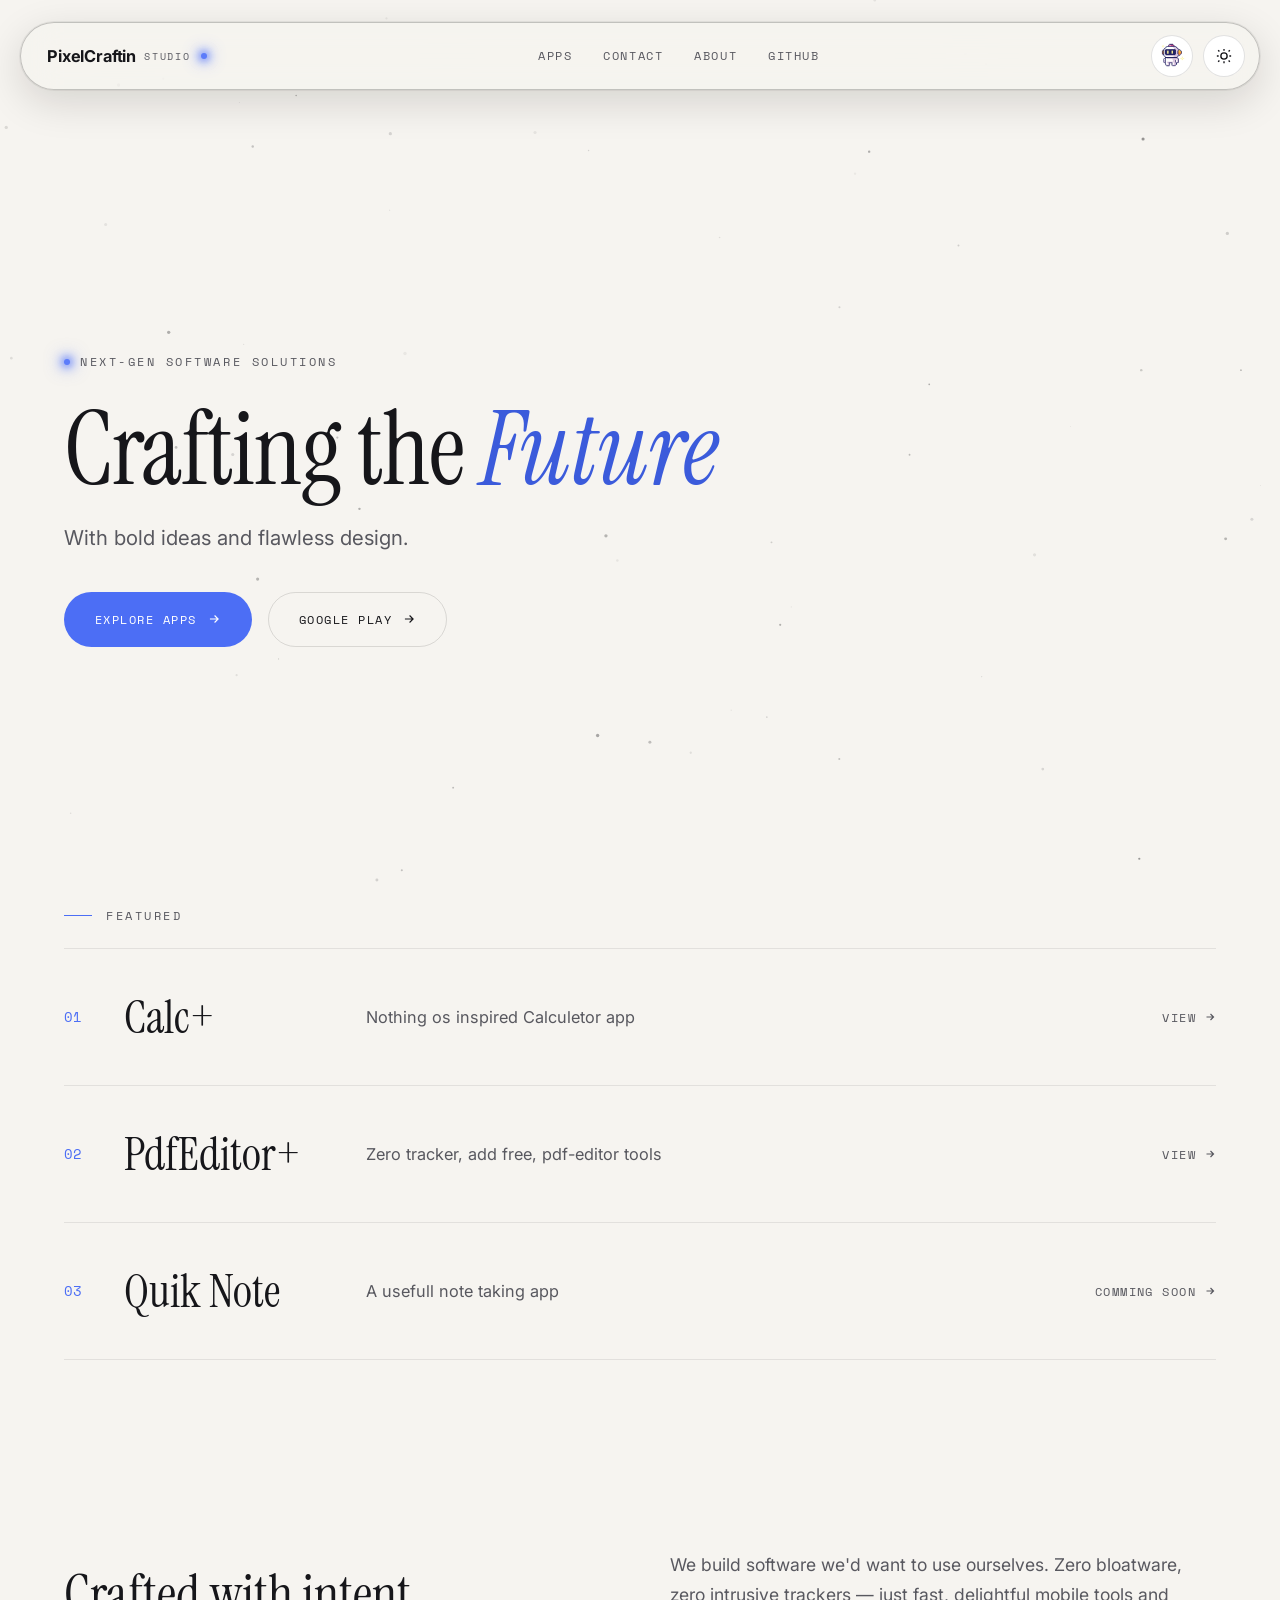
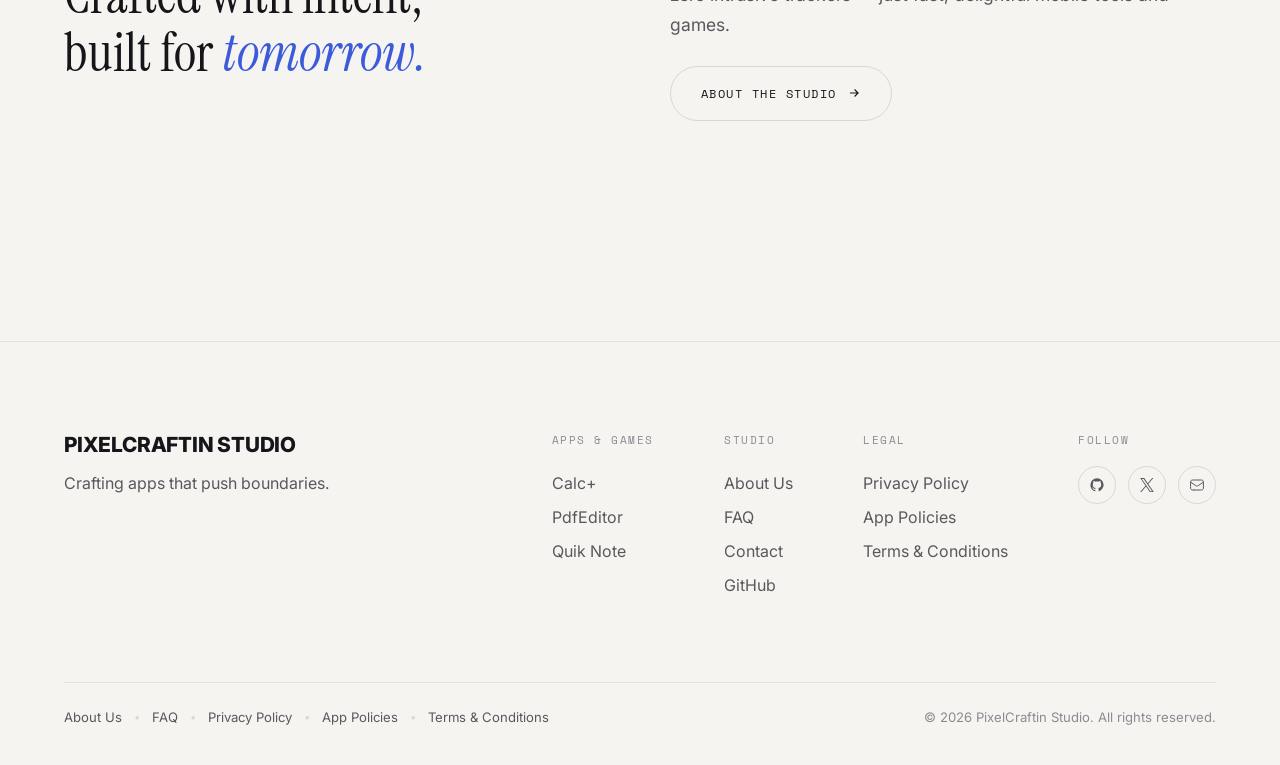
<file: index.html>
<!DOCTYPE html>
<html lang="en" data-theme="dark">

<head>
  <meta charset="UTF-8">
  <meta name="viewport" content="width=device-width, initial-scale=1.0">
  <title>PixelCraftin Studio — Craftin the Future</title>
  <meta name="description"
    content="Brilliant apps, built for tomorrow. PixelCraftin Studio is a Next-Gen Software Solutions making Calc+, PdfEditor+, Quik Note and more.">
  <link rel="icon" type="image/png" sizes="32x32" href="favicon/favicon-32x32.png">
  <link rel="icon" type="image/png" sizes="16x16" href="favicon/favicon-16x16.png">
  <link rel="icon" type="image/png" sizes="48x48" href="favicon/favicon-48x48.png">
  <link rel="icon" type="image/png" sizes="96x96" href="favicon/favicon-96x96.png">
  <link rel="shortcut icon" href="favicon.ico">
  <link rel="apple-touch-icon" sizes="180x180" href="favicon/apple-touch-icon.png">
  <link rel="apple-touch-icon" href="apple-touch-icon.png">
  <link rel="manifest" href="favicon/site.webmanifest">
  <meta name="apple-mobile-web-app-capable" content="yes">
  <meta name="apple-mobile-web-app-status-bar-style" content="black-translucent">
  <meta name="apple-mobile-web-app-title" content="PixelCraftin">
  <meta name="theme-color" content="#0a0a0c">
  <link rel="stylesheet" href="css/style.css?v=2.9">
</head>

<body>
  <canvas id="starfield" aria-hidden="true"></canvas>

  <header class="site-header">
    <div class="capsule">
      <a href="index.html" class="brand active">PixelCraftin <span>studio</span></a>
      <nav class="nav-links" data-nav>
        <a href="apps.html">Apps</a>
        <a href="contact.html">Contact</a>
        <a href="about.html">About</a>
        <a href="https://github.com/pixelcraftin" target="_blank" rel="noopener">GitHub</a>
      </nav>
      <div class="header-actions">
        <button class="robo-btn" data-robo-toggle aria-label="Open Robo">
          <img src="ROBO.webp" alt="Robo" class="robo-icon" width="32" height="32"
            style="width:32px;height:32px;object-fit:contain;background:transparent;">
        </button>
        <button class="theme-toggle" data-theme-toggle aria-label="Toggle color theme">
          <svg class="moon-icon" viewBox="0 0 24 24" fill="none" stroke="currentColor" stroke-width="1.8">
            <path d="M21 12.8A9 9 0 1 1 11.2 3 7 7 0 0 0 21 12.8Z" />
          </svg>
          <svg class="sun-icon" viewBox="0 0 24 24" fill="none" stroke="currentColor" stroke-width="1.8">
            <circle cx="12" cy="12" r="4.2" />
            <path
              d="M12 2.5v2.4M12 19.1v2.4M4.2 4.2l1.7 1.7M18.1 18.1l1.7 1.7M2.5 12h2.4M19.1 12h2.4M4.2 19.8l1.7-1.7M18.1 5.9l1.7-1.7" />
          </svg>
        </button>
        <button class="menu-btn" data-menu-toggle aria-label="Open menu" aria-expanded="false">
          <span></span><span></span><span></span>
        </button>
      </div>
    </div>
  </header>
  <nav class="mobile-panel" data-mobile-panel data-nav>
    <a href="apps.html">Apps</a>
    <a href="contact.html">Contact</a>
    <a href="about.html">About</a>
    <a href="https://github.com/pixelcraftin" target="_blank" rel="noopener">GitHub</a>
  </nav>

  <main class="page">

    <section class="hero wrap">
      <span class="eyebrow">Next-Gen Software Solutions</span>
      <h1>Crafting the <em>Future</em></h1>
      <p class="sub">With bold ideas and flawless design.</p>
      <div class="hero-actions">
        <a class="btn btn-primary" href="apps.html">Explore apps
          <svg viewBox="0 0 24 24" fill="none" stroke="currentColor" stroke-width="2">
            <path d="M5 12h14M13 6l6 6-6 6" />
          </svg>
        </a>
        <a class="btn btn-ghost" href="https://play.google.com/store/apps/dev?id=PixelCraftin+Studios" target="_blank"
          rel="noopener">Google Play
          <svg viewBox="0 0 24 24" fill="none" stroke="currentColor" stroke-width="2">
            <path d="M5 12h14M13 6l6 6-6 6" />
          </svg>
        </a>
      </div>
    </section>

    <section class="wrap">
      <div class="eyebrow rule">Featured</div>
      <div class="app-rows">
        <a class="app-row" href="apps.html#n-dial">
          <span class="num">01</span>
          <span class="name">Calc+</span>
          <span class="desc">Nothing os inspired Calculetor app</span>
          <span class="view">View <svg viewBox="0 0 24 24" width="12" height="12" fill="none" stroke="currentColor"
              stroke-width="2.4">
              <path d="M5 12h14M13 6l6 6-6 6" />
            </svg></span>
        </a>
        <a class="app-row" href="apps.html#n-calc">
          <span class="num">02</span>
          <span class="name">PdfEditor+</span>
          <span class="desc">Zero tracker, add free, pdf-editor tools</span>
          <span class="view">View <svg viewBox="0 0 24 24" width="12" height="12" fill="none" stroke="currentColor"
              stroke-width="2.4">
              <path d="M5 12h14M13 6l6 6-6 6" />
            </svg></span>
        </a>
        <a class="app-row" href="apps.html#n-files">
          <span class="num">03</span>
          <span class="name">Quik Note</span>
          <span class="desc">A usefull note taking app</span>
          <span class="view">Comming Soon <svg viewBox="0 0 24 24" width="12" height="12" fill="none"
              stroke="currentColor" stroke-width="2.4">
              <path d="M5 12h14M13 6l6 6-6 6" />
            </svg></span>
        </a>
      </div>
    </section>

    <section class="wrap studio-statement">
      <div class="studio-grid">
        <div>
          <h2>
            Crafted with intent,<br>built for <em>tomorrow.</em>
          </h2>
        </div>
        <div>
          <p>We build software we'd want to use ourselves. Zero bloatware, zero intrusive trackers — just fast,
            delightful mobile tools and games.</p>
          <a class="btn btn-ghost" href="about.html">About the studio
            <svg viewBox="0 0 24 24" fill="none" stroke="currentColor" stroke-width="2">
              <path d="M5 12h14M13 6l6 6-6 6" />
            </svg>
          </a>
        </div>
      </div>
    </section>

  </main>

  <footer>
    <div class="wrap">
      <div class="footer-top">
        <div class="footer-brand">
          <h3>PIXELCRAFTIN STUDIO</h3>
          <p>Crafting apps that push boundaries.</p>
        </div>
        <div class="footer-cols">
          <div class="footer-col">
            <span class="h">Apps &amp; Games</span>
            <a href="apps.html#elements">Calc+</a>
            <a href="apps.html#n-dial">PdfEditor</a>
            <a href="apps.html#noting-notes">Quik Note</a>
          </div>
          <div class="footer-col">
            <span class="h">Studio</span>
            <a href="about.html">About Us</a>
            <a href="faq.html">FAQ</a>
            <a href="contact.html">Contact</a>
            <a href="https://github.com/pixelcraftin" target="_blank" rel="noopener">GitHub</a>
          </div>
          <div class="footer-col">
            <span class="h">Legal</span>
            <a href="privacy.html">Privacy Policy</a>
            <a href="policy.html">App Policies</a>
            <a href="terms.html">Terms &amp; Conditions</a>
          </div>
          <div class="footer-col">
            <span class="h">Follow</span>
            <div class="footer-social">
              <a href="https://github.com/pixelcraftin" target="_blank" rel="noopener" aria-label="GitHub"><svg
                  viewBox="0 0 24 24" fill="currentColor">
                  <path
                    d="M12 2A10 10 0 0 0 2 12c0 4.42 2.87 8.17 6.84 9.5.5.08.66-.23.66-.5v-1.69c-2.77.6-3.36-1.34-3.36-1.34-.46-1.16-1.11-1.47-1.11-1.47-.91-.62.07-.6.07-.6 1 .07 1.53 1.03 1.53 1.03.87 1.52 2.34 1.07 2.91.83.1-.65.35-1.09.63-1.34-2.22-.25-4.55-1.11-4.55-4.92 0-1.11.38-2 1.03-2.71-.1-.25-.45-1.29.1-2.64 0 0 .84-.27 2.75 1.02.79-.22 1.65-.33 2.5-.33.85 0 1.71.11 2.5.33 1.91-1.29 2.75-1.02 2.75-1.02.55 1.35.2 2.39.1 2.64.65.71 1.03 1.6 1.03 2.71 0 3.82-2.34 4.66-4.57 4.91.36.31.69.92.69 1.85V21c0 .27.16.59.67.5C19.14 20.16 22 14.42 22 12A10 10 0 0 0 12 2z" />
                </svg></a>
              <a href="https://twitter.com/CraftinPixel" target="_blank" rel="noopener" aria-label="X / Twitter"><svg
                  xmlns="http://www.w3.org/2000/svg" width="1em" height="1em" viewBox="0 0 16 16">
                  <title xmlns="">twitter</title>
                  <path fill="currentColor"
                    d="M9.294 6.928L14.357 1h-1.2L8.762 6.147L5.25 1H1.2l5.31 7.784L1.2 15h1.2l4.642-5.436L10.751 15h4.05zM7.651 8.852l-.538-.775L2.832 1.91h1.843l3.454 4.977l.538.775l4.491 6.47h-1.843z" />
                </svg></a>
              <a href="mailto:pixelcraftinstudio@gmail.com" aria-label="Email">
                <svg xmlns="http://www.w3.org/2000/svg" width="1em" height="1em" viewBox="0 0 24 24">
                  <title xmlns="">mail</title>
                  <path fill="none" stroke="currentColor" stroke-linecap="round" stroke-linejoin="round"
                    stroke-width="1.5"
                    d="m2.357 7.714l6.98 4.654c.963.641 1.444.962 1.964 1.087c.46.11.939.11 1.398 0c.52-.125 1.001-.446 1.964-1.087l6.98-4.654M7.157 19.5h9.686c1.68 0 2.52 0 3.162-.327a3 3 0 0 0 1.31-1.311c.328-.642.328-1.482.328-3.162V9.3c0-1.68 0-2.52-.327-3.162a3 3 0 0 0-1.311-1.311c-.642-.327-1.482-.327-3.162-.327H7.157c-1.68 0-2.52 0-3.162.327a3 3 0 0 0-1.31 1.311c-.328.642-.328 1.482-.328 3.162v5.4c0 1.68 0 2.52.327 3.162a3 3 0 0 0 1.311 1.311c.642.327 1.482.327 3.162.327" />
                </svg></a>
            </div>
          </div>
        </div>
      </div>
      <div class="footer-bottom">
        <div class="footer-bottom-links">
          <a href="about.html">About Us</a>
          <span class="sep">•</span>
          <a href="faq.html">FAQ</a>
          <span class="sep">•</span>
          <a href="privacy.html">Privacy Policy</a>
          <span class="sep">•</span>
          <a href="policy.html">App Policies</a>
          <span class="sep">•</span>
          <a href="terms.html">Terms &amp; Conditions</a>
        </div>
        <div>© 2026 PixelCraftin Studio. All rights reserved.</div>
      </div>
    </div>
  </footer>

  <script src="js/script.js?v=2.9"></script>
</body>

</html>
</file>
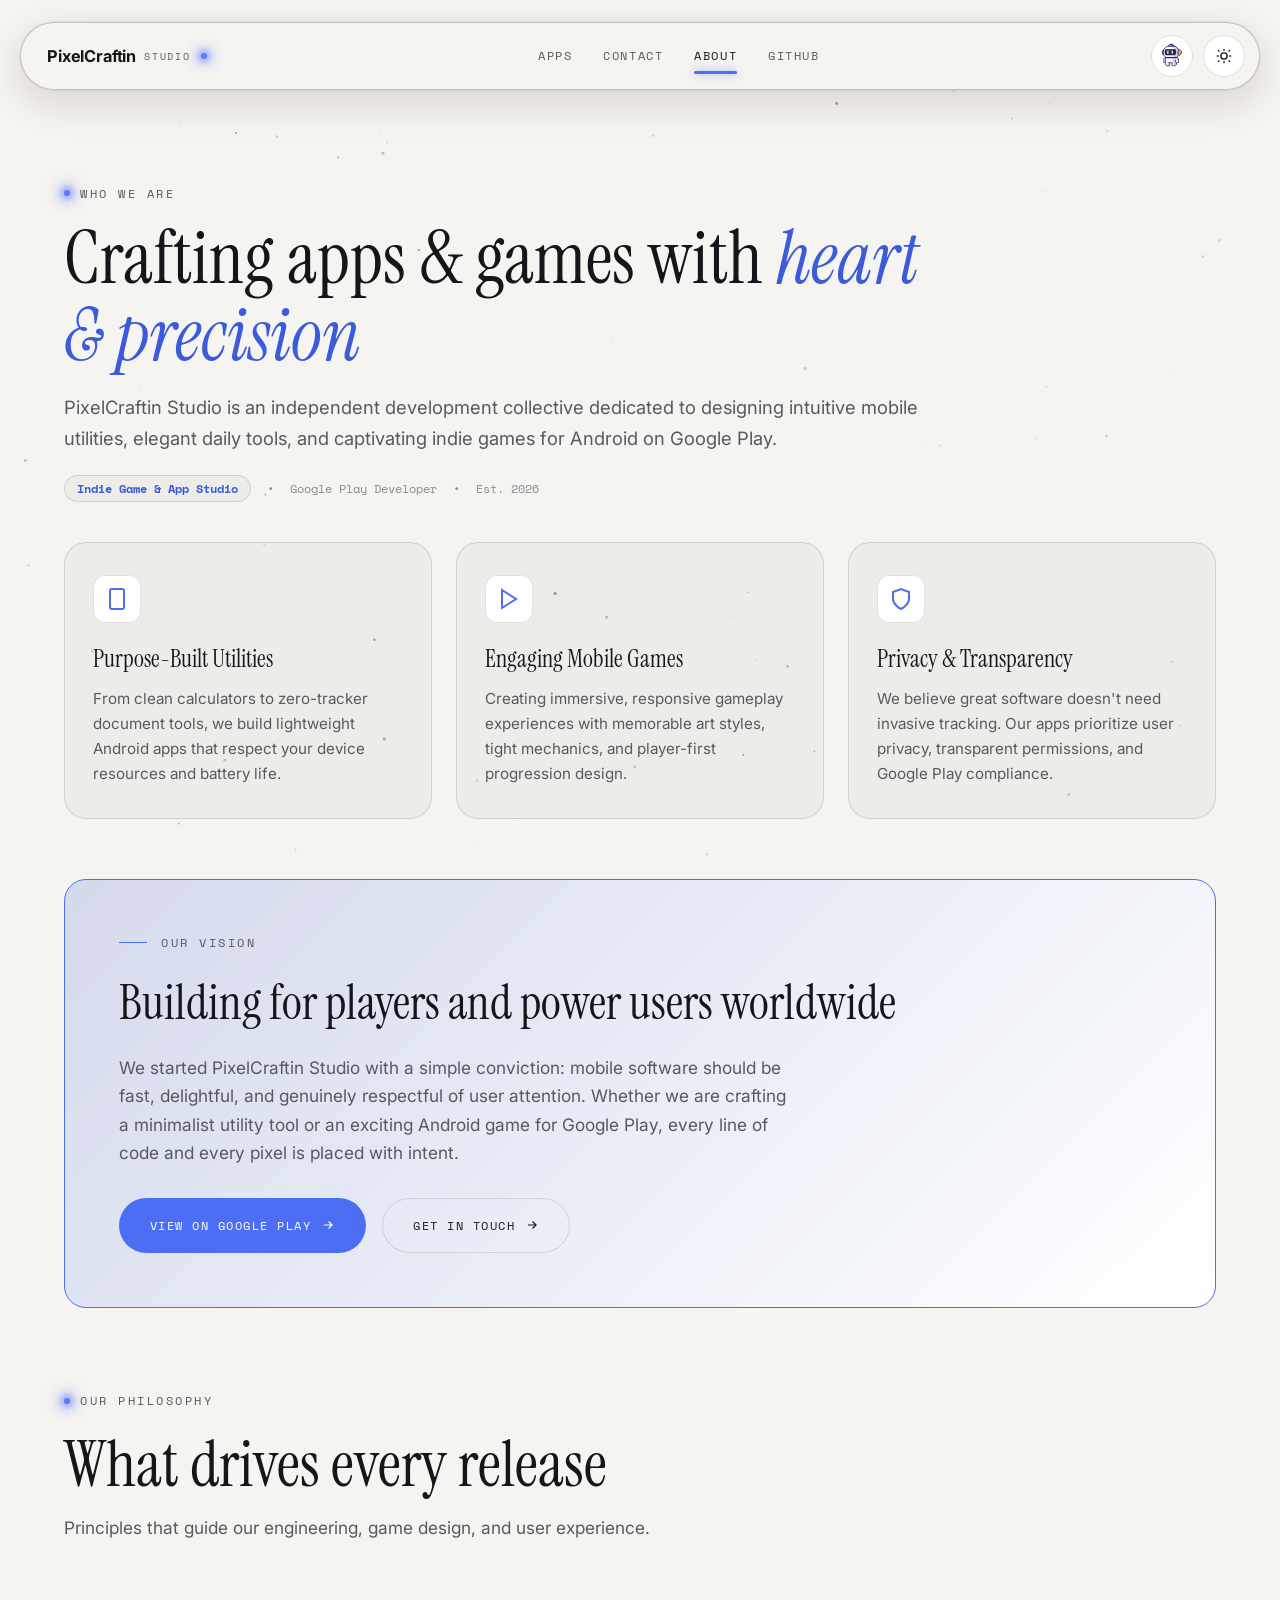
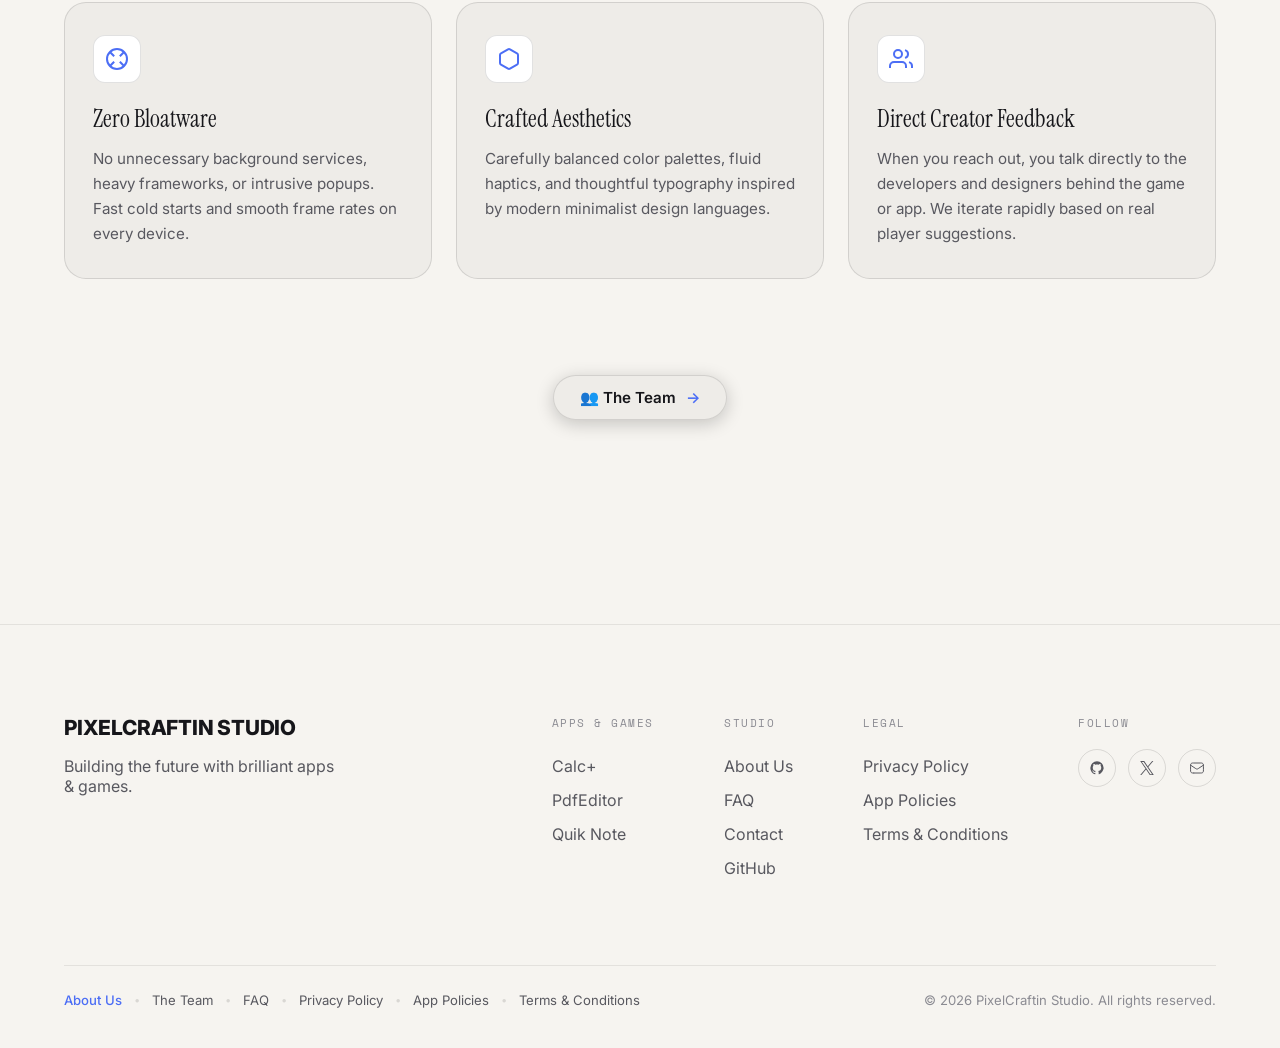
<file: about.html>
<!DOCTYPE html>
<html lang="en" data-theme="dark">

<head>
  <meta charset="UTF-8">
  <meta name="viewport" content="width=device-width, initial-scale=1.0">
  <title>About Us — PixelCraftin Studio</title>
  <meta name="description"
    content="PixelCraftin Studio is an independent digital software and game studio crafting thoughtful Android apps and immersive games for Google Play.">
  <link rel="icon" type="image/png" sizes="32x32" href="favicon/favicon-32x32.png">
  <link rel="icon" type="image/png" sizes="16x16" href="favicon/favicon-16x16.png">
  <link rel="icon" type="image/png" sizes="48x48" href="favicon/favicon-48x48.png">
  <link rel="icon" type="image/png" sizes="96x96" href="favicon/favicon-96x96.png">
  <link rel="shortcut icon" href="favicon.ico">
  <link rel="apple-touch-icon" sizes="180x180" href="favicon/apple-touch-icon.png">
  <link rel="apple-touch-icon" href="apple-touch-icon.png">
  <link rel="manifest" href="favicon/site.webmanifest">
  <meta name="apple-mobile-web-app-capable" content="yes">
  <meta name="apple-mobile-web-app-status-bar-style" content="black-translucent">
  <meta name="apple-mobile-web-app-title" content="PixelCraftin">
  <meta name="theme-color" content="#0a0a0c">
  <link rel="stylesheet" href="css/style.css?v=3.0">
</head>

<body>
  <canvas id="starfield" aria-hidden="true"></canvas>

  <header class="site-header">
    <div class="capsule">
      <a class="brand" href="index.html">
        PixelCraftin
        <span>Studio</span>
      </a>
      <nav class="nav-links" data-nav>
        <a href="apps.html">Apps</a>
        <a href="contact.html">Contact</a>
        <a href="about.html" class="active">About</a>
        <a href="https://github.com/pixelcraftin" target="_blank" rel="noopener">GitHub</a>
      </nav>
      <div class="header-actions">
        <button class="robo-btn" data-robo-toggle aria-label="Open Robo">
          <img src="ROBO.webp" alt="Robo" class="robo-icon" width="32" height="32"
            style="width:32px;height:32px;object-fit:contain;background:transparent;">
        </button>
        <button class="theme-toggle" data-theme-toggle aria-label="Toggle color theme">
          <svg class="moon-icon" viewBox="0 0 24 24" fill="none" stroke="currentColor" stroke-width="1.8">
            <path d="M21 12.8A9 9 0 1 1 11.2 3 7 7 0 0 0 21 12.8Z" />
          </svg>
          <svg class="sun-icon" viewBox="0 0 24 24" fill="none" stroke="currentColor" stroke-width="1.8">
            <circle cx="12" cy="12" r="4.2" />
            <path
              d="M12 2.5v2.4M12 19.1v2.4M4.2 4.2l1.7 1.7M18.1 18.1l1.7 1.7M2.5 12h2.4M19.1 12h2.4M4.2 19.8l1.7-1.7M18.1 5.9l1.7-1.7" />
          </svg>
        </button>
        <button class="menu-btn" data-menu-toggle aria-label="Open menu" aria-expanded="false">
          <span></span><span></span><span></span>
        </button>
      </div>
    </div>
  </header>

  <nav class="mobile-panel" data-mobile-panel data-nav>
    <a href="apps.html">Apps</a>
    <a href="contact.html">Contact</a>
    <a href="about.html" class="active">About</a>
    <a href="https://github.com/pixelcraftin" target="_blank" rel="noopener">GitHub</a>
  </nav>

  <main class="page doc-page">
    <div class="wrap">

      <div class="doc-hero">
        <span class="eyebrow">Who we are</span>
        <h1>Crafting apps &amp; games with <em>heart &amp; precision</em></h1>
        <p class="sub" style="margin: 18px 0 0; color: var(--text-muted); font-size: 1.15rem; line-height: 1.7;">
          PixelCraftin Studio is an independent development collective dedicated to designing intuitive mobile
          utilities, elegant daily tools, and captivating indie games for Android on Google Play.
        </p>
        <div class="doc-meta">
          <span class="doc-badge">Indie Game &amp; App Studio</span>
          <span>•</span>
          <span>Google Play Developer</span>
          <span>•</span>
          <span>Est. 2026</span>
        </div>
      </div>

      <!-- Overview Grid -->
      <div class="about-grid-3">
        <div class="about-card">
          <div class="icon">
            <svg viewBox="0 0 24 24" width="24" height="24" fill="none" stroke="currentColor" stroke-width="2">
              <rect x="5" y="2" width="14" height="20" rx="2" />
              <line x1="12" y1="18" x2="12.01" y2="18" />
            </svg>
          </div>
          <h3>Purpose-Built Utilities</h3>
          <p>From clean calculators to zero-tracker document tools, we build lightweight Android apps that respect your
            device resources and battery life.</p>
        </div>

        <div class="about-card">
          <div class="icon">
            <svg viewBox="0 0 24 24" width="24" height="24" fill="none" stroke="currentColor" stroke-width="2">
              <polygon points="5 3 19 12 5 21 5 3" />
            </svg>
          </div>
          <h3>Engaging Mobile Games</h3>
          <p>Creating immersive, responsive gameplay experiences with memorable art styles, tight mechanics, and
            player-first progression design.</p>
        </div>

        <div class="about-card">
          <div class="icon">
            <svg viewBox="0 0 24 24" width="24" height="24" fill="none" stroke="currentColor" stroke-width="2">
              <path d="M12 22s8-4 8-10V5l-8-3-8 3v7c0 6 8 10 8 10z" />
            </svg>
          </div>
          <h3>Privacy &amp; Transparency</h3>
          <p>We believe great software doesn't need invasive tracking. Our apps prioritize user privacy, transparent
            permissions, and Google Play compliance.</p>
        </div>
      </div>

      <!-- Story and Mission -->
      <div class="game-play-banner">
        <span class="eyebrow rule">Our Vision</span>
        <h2>Building for players and power users worldwide</h2>
        <p>
          We started PixelCraftin Studio with a simple conviction: mobile software should be fast, delightful, and
          genuinely respectful of user attention. Whether we are crafting a minimalist utility tool or an exciting
          Android game for Google Play, every line of code and every pixel is placed with intent.
        </p>
        <div style="display:flex; gap:16px; flex-wrap:wrap; margin-top: 10px;">
          <a class="btn btn-primary" href="https://play.google.com/store/apps/dev?id=PixelCraftin+Studios"
            target="_blank" rel="noopener">
            View on Google Play
            <svg viewBox="0 0 24 24" fill="none" stroke="currentColor" stroke-width="2">
              <path d="M5 12h14M13 6l6 6-6 6" />
            </svg>
          </a>
          <a class="btn btn-ghost" href="contact.html">
            Get in Touch
            <svg viewBox="0 0 24 24" fill="none" stroke="currentColor" stroke-width="2">
              <path d="M5 12h14M13 6l6 6-6 6" />
            </svg>
          </a>
        </div>
      </div>

      <!-- Core Values -->
      <div style="margin-top: 80px;">
        <div class="section-head">
          <span class="eyebrow">Our Philosophy</span>
          <h2>What drives every release</h2>
          <p>Principles that guide our engineering, game design, and user experience.</p>
        </div>

        <div class="about-grid-3">
          <div class="about-card">
            <div class="icon">
              <svg viewBox="0 0 24 24" width="24" height="24" fill="none" stroke="currentColor" stroke-width="2">
                <circle cx="12" cy="12" r="10" />
                <path d="m4.93 4.93 4.24 4.24M14.83 14.83l4.24 4.24M14.83 9.17l4.24-4.24M4.93 19.07l4.24-4.24" />
              </svg>
            </div>
            <h3>Zero Bloatware</h3>
            <p>No unnecessary background services, heavy frameworks, or intrusive popups. Fast cold starts and smooth
              frame rates on every device.</p>
          </div>

          <div class="about-card">
            <div class="icon">
              <svg viewBox="0 0 24 24" width="24" height="24" fill="none" stroke="currentColor" stroke-width="2">
                <path
                  d="M21 16V8a2 2 0 0 0-1-1.73l-7-4a2 2 0 0 0-2 0l-7 4A2 2 0 0 0 3 8v8a2 2 0 0 0 1 1.73l7 4a2 2 0 0 0 2 0l7-4A2 2 0 0 0 21 16z" />
              </svg>
            </div>
            <h3>Crafted Aesthetics</h3>
            <p>Carefully balanced color palettes, fluid haptics, and thoughtful typography inspired by modern minimalist
              design languages.</p>
          </div>

          <div class="about-card">
            <div class="icon">
              <svg viewBox="0 0 24 24" width="24" height="24" fill="none" stroke="currentColor" stroke-width="2">
                <path d="M17 21v-2a4 4 0 0 0-4-4H5a4 4 0 0 0-4 4v2" />
                <circle cx="9" cy="7" r="4" />
                <path d="M23 21v-2a4 4 0 0 0-3-3.87" />
                <path d="M16 3.13a4 4 0 0 1 0 7.75" />
              </svg>
            </div>
            <h3>Direct Creator Feedback</h3>
            <p>When you reach out, you talk directly to the developers and designers behind the game or app. We iterate
              rapidly based on real player suggestions.</p>
          </div>
        </div>
      </div>

      <!-- The Team Trigger -->
      <div class="team-trigger-wrap">
        <button class="team-trigger-btn" data-open-team-modal aria-label="Meet The Team">
          <span>👥 The Team</span>
          <span style="color: var(--accent);">→</span>
        </button>
      </div>

    </div>
  </main>

  <!-- The Team Modal Popup (Matching IMG_7619.jpg) -->
  <div class="team-modal-overlay" data-team-modal-overlay aria-hidden="true">
    <div class="team-simple-card" role="dialog" aria-modal="true" aria-labelledby="team-simple-title">
      <button class="team-simple-close" data-team-modal-close aria-label="Close modal">&times;</button>
      <h3 id="team-simple-title" class="team-simple-title">THE TEAM</h3>
      <div class="team-simple-grid">
        <div class="team-simple-box">
          <span class="team-simple-label">LEAD DEVELOPER</span>
          <span class="team-simple-val">Mr. JOY</span>
        </div>
        <div class="team-simple-box">
          <span class="team-simple-label">HQ LOCATION</span>
          <span class="team-simple-val">India</span>
        </div>
      </div>
    </div>
  </div>

  <footer>
    <div class="wrap">
      <div class="footer-top">
        <div class="footer-brand">
          <h3>PIXELCRAFTIN STUDIO</h3>
          <p>Building the future with brilliant apps &amp; games.</p>
        </div>
        <div class="footer-cols">
          <div class="footer-col">
            <span class="h">Apps &amp; Games</span>
            <a href="apps.html#elements">Calc+</a>
            <a href="apps.html#n-dial">PdfEditor</a>
            <a href="apps.html#noting-notes">Quik Note</a>
          </div>
          <div class="footer-col">
            <span class="h">Studio</span>
            <a href="about.html" class="active">About Us</a>
            <a href="faq.html">FAQ</a>
            <a href="contact.html">Contact</a>
            <a href="https://github.com/pixelcraftin" target="_blank" rel="noopener">GitHub</a>
          </div>
          <div class="footer-col">
            <span class="h">Legal</span>
            <a href="privacy.html">Privacy Policy</a>
            <a href="policy.html">App Policies</a>
            <a href="terms.html">Terms &amp; Conditions</a>
          </div>
          <div class="footer-col">
            <span class="h">Follow</span>
            <div class="footer-social">
              <a href="https://github.com/pixelcraftin" target="_blank" rel="noopener" aria-label="GitHub"><svg
                  viewBox="0 0 24 24" fill="currentColor">
                  <path
                    d="M12 2A10 10 0 0 0 2 12c0 4.42 2.87 8.17 6.84 9.5.5.08.66-.23.66-.5v-1.69c-2.77.6-3.36-1.34-3.36-1.34-.46-1.16-1.11-1.47-1.11-1.47-.91-.62.07-.6.07-.6 1 .07 1.53 1.03 1.53 1.03.87 1.52 2.34 1.07 2.91.83.1-.65.35-1.09.63-1.34-2.22-.25-4.55-1.11-4.55-4.92 0-1.11.38-2 1.03-2.71-.1-.25-.45-1.29.1-2.64 0 0 .84-.27 2.75 1.02.79-.22 1.65-.33 2.5-.33.85 0 1.71.11 2.5.33 1.91-1.29 2.75-1.02 2.75-1.02.55 1.35.2 2.39.1 2.64.65.71 1.03 1.6 1.03 2.71 0 3.82-2.34 4.66-4.57 4.91.36.31.69.92.69 1.85V21c0 .27.16.59.67.5C19.14 20.16 22 14.42 22 12A10 10 0 0 0 12 2z" />
                </svg></a>
              <a href="https://twitter.com/CraftinPixel" target="_blank" rel="noopener" aria-label="X / Twitter">
                <svg xmlns="http://www.w3.org/2000/svg" width="1em" height="1em" viewBox="0 0 16 16">
                  <title xmlns="">twitter</title>
                  <path fill="currentColor"
                    d="M9.294 6.928L14.357 1h-1.2L8.762 6.147L5.25 1H1.2l5.31 7.784L1.2 15h1.2l4.642-5.436L10.751 15h4.05zM7.651 8.852l-.538-.775L2.832 1.91h1.843l3.454 4.977l.538.775l4.491 6.47h-1.843z" />
                </svg></a>
              <a href="mailto:pixelcraftinstudio@gmail.com" aria-label="Email">
                <svg xmlns="http://www.w3.org/2000/svg" width="1em" height="1em" viewBox="0 0 24 24">
                  <title xmlns="">mail</title>
                  <path fill="none" stroke="currentColor" stroke-linecap="round" stroke-linejoin="round"
                    stroke-width="1.5"
                    d="m2.357 7.714l6.98 4.654c.963.641 1.444.962 1.964 1.087c.46.11.939.11 1.398 0c.52-.125 1.001-.446 1.964-1.087l6.98-4.654M7.157 19.5h9.686c1.68 0 2.52 0 3.162-.327a3 3 0 0 0 1.31-1.311c.328-.642.328-1.482.328-3.162V9.3c0-1.68 0-2.52-.327-3.162a3 3 0 0 0-1.311-1.311c-.642-.327-1.482-.327-3.162-.327H7.157c-1.68 0-2.52 0-3.162.327a3 3 0 0 0-1.31 1.311c-.328.642-.328 1.482-.328 3.162v5.4c0 1.68 0 2.52.327 3.162a3 3 0 0 0 1.311 1.311c.642.327 1.482.327 3.162.327" />
                </svg></a>
            </div>
          </div>
        </div>
      </div>
      <div class="footer-bottom">
        <div class="footer-bottom-links">
          <a href="about.html" class="active">About Us</a>
          <span class="sep">•</span>
          <a href="#the-team" data-open-team-modal>The Team</a>
          <span class="sep">•</span>
          <a href="faq.html">FAQ</a>
          <span class="sep">•</span>
          <a href="privacy.html">Privacy Policy</a>
          <span class="sep">•</span>
          <a href="policy.html">App Policies</a>
          <span class="sep">•</span>
          <a href="terms.html">Terms &amp; Conditions</a>
        </div>
        <div>© 2026 PixelCraftin Studio. All rights reserved.</div>
      </div>
    </div>
  </footer>

  <script src="js/script.js?v=3.0"></script>
</body>

</html>
</file>
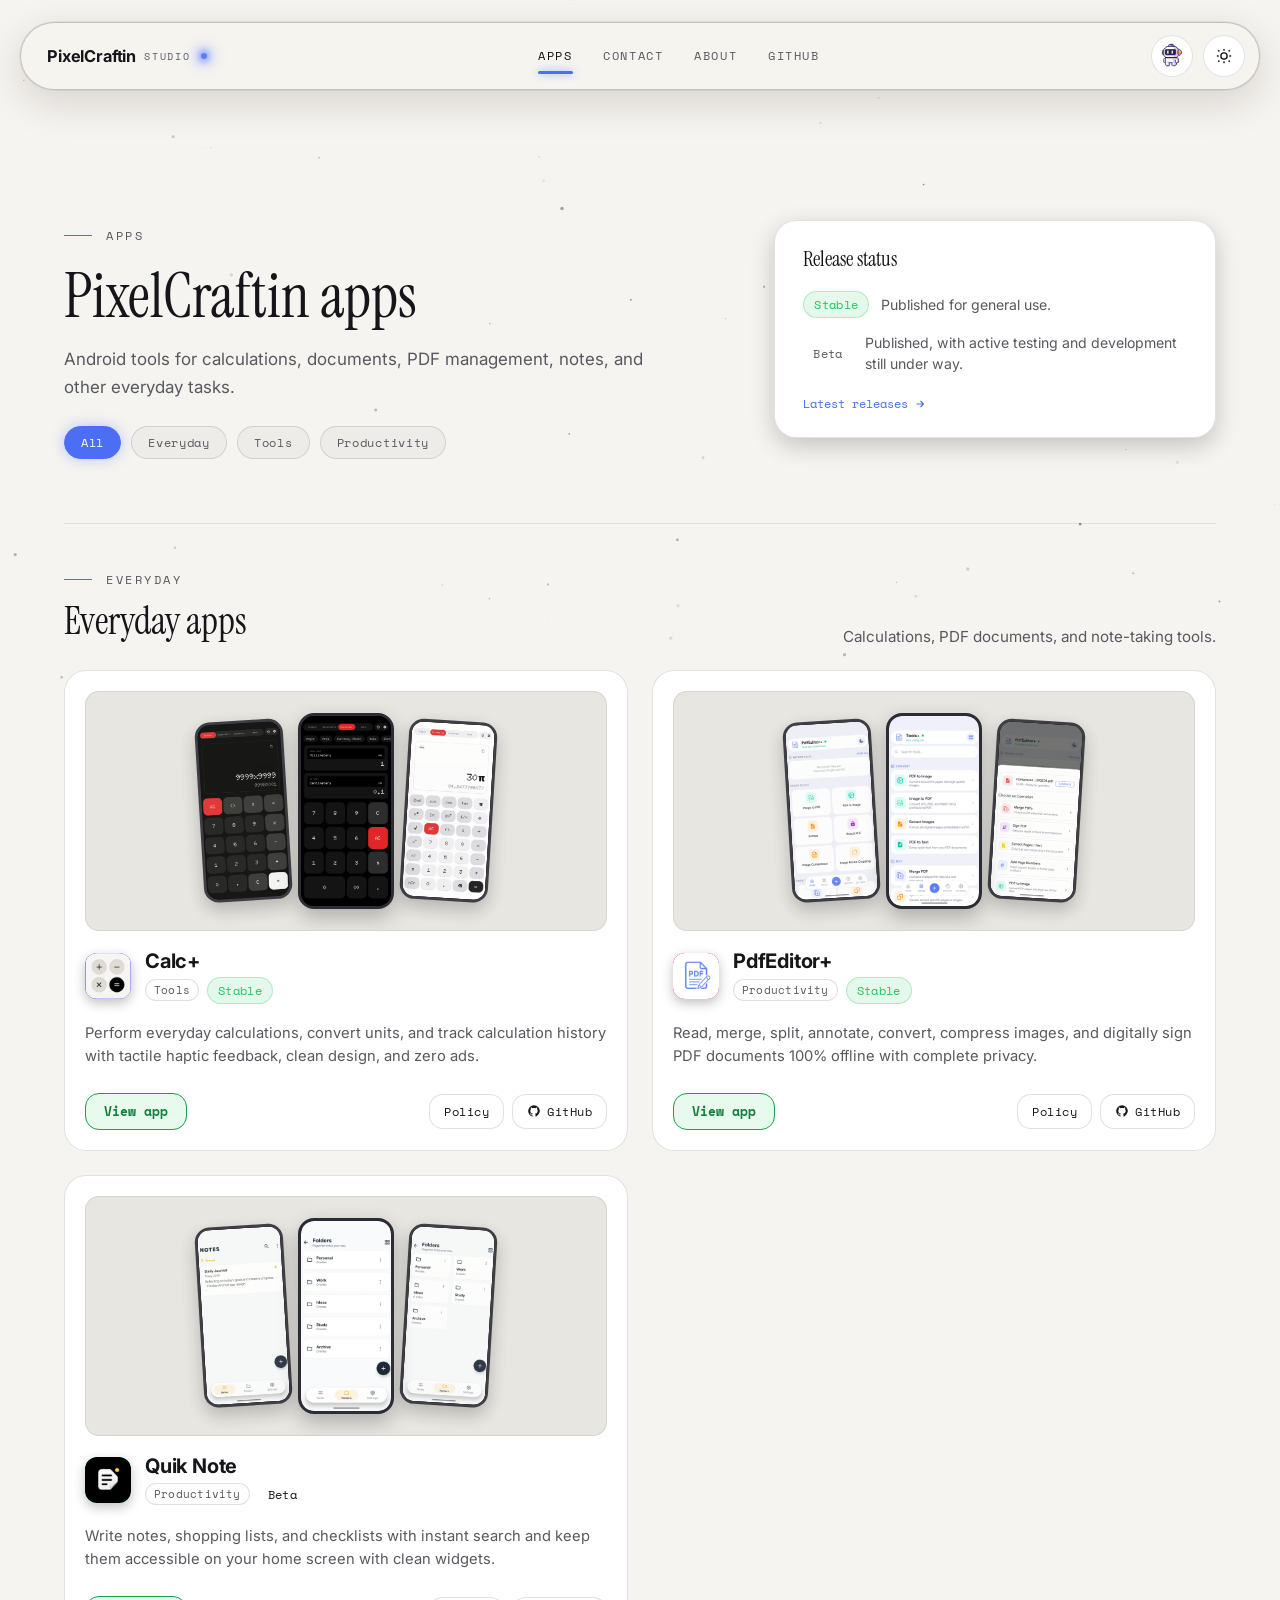
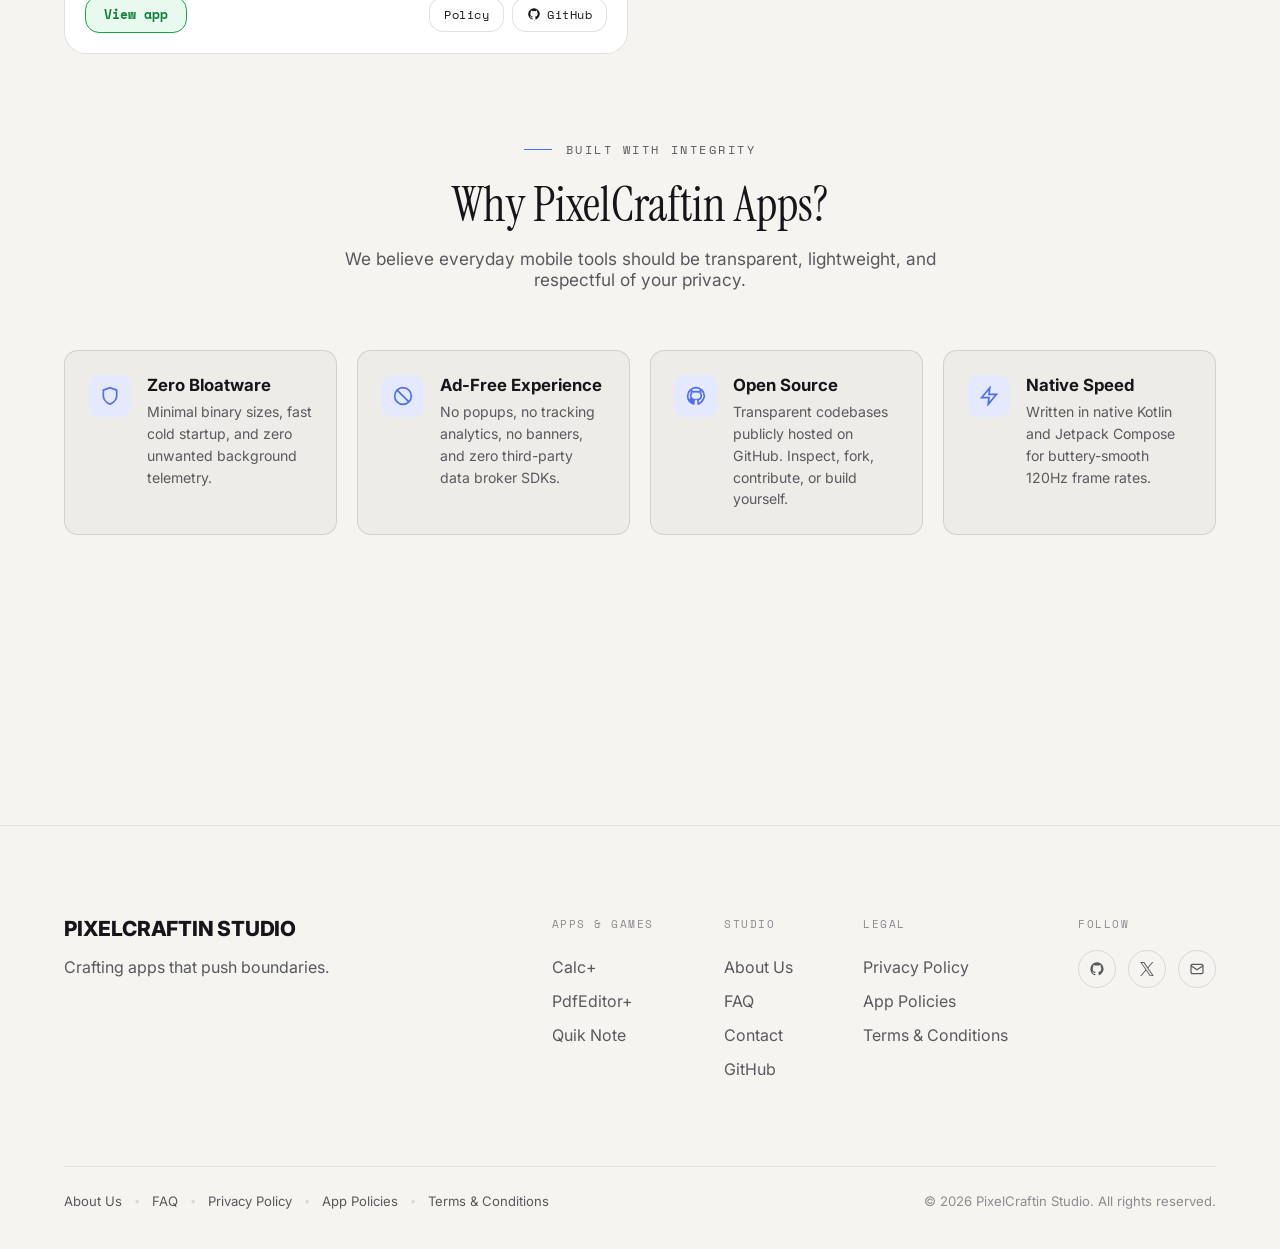
<file: apps.html>
<!DOCTYPE html>
<html lang="en" data-theme="dark">

<head>
  <meta charset="UTF-8">
  <meta name="viewport" content="width=device-width, initial-scale=1.0, maximum-scale=5.0">
  <title>Apps — PixelCraftin Studio</title>
  <meta name="description"
    content="Find PixelCraftin open-source Android apps by task: Calc+, PdfEditor+, Quik Note. Free from ads, tracking, and bloatware.">
  <link rel="icon" type="image/png" sizes="32x32" href="favicon/favicon-32x32.png">
  <link rel="icon" type="image/png" sizes="16x16" href="favicon/favicon-16x16.png">
  <link rel="icon" type="image/png" sizes="48x48" href="favicon/favicon-48x48.png">
  <link rel="icon" type="image/png" sizes="96x96" href="favicon/favicon-96x96.png">
  <link rel="shortcut icon" href="favicon.ico">
  <link rel="apple-touch-icon" sizes="180x180" href="favicon/apple-touch-icon.png">
  <link rel="apple-touch-icon" href="apple-touch-icon.png">
  <link rel="manifest" href="favicon/site.webmanifest">
  <meta name="apple-mobile-web-app-capable" content="yes">
  <meta name="apple-mobile-web-app-status-bar-style" content="black-translucent">
  <meta name="apple-mobile-web-app-title" content="PixelCraftin">
  <meta name="theme-color" content="#0a0a0c">
  <link rel="stylesheet" href="css/style.css?v=2.9">
</head>

<body>
  <canvas id="starfield" aria-hidden="true"></canvas>

  <header class="site-header">
    <div class="capsule">
      <a class="brand" href="index.html">
        PixelCraftin
        <span>Studio</span>
      </a>
      <nav class="nav-links" data-nav>
        <a href="apps.html" class="active">Apps</a>
        <a href="contact.html">Contact</a>
        <a href="about.html">About</a>
        <a href="https://github.com/pixelcraftin" target="_blank" rel="noopener">GitHub</a>
      </nav>
      <div class="header-actions">
        <button class="robo-btn" data-robo-toggle aria-label="Open Robo">
          <img src="ROBO.webp" alt="Robo" class="robo-icon" width="32" height="32" style="width:32px;height:32px;object-fit:contain;background:transparent;">
        </button>
        <button class="theme-toggle" data-theme-toggle aria-label="Toggle color theme">
          <svg class="moon-icon" viewBox="0 0 24 24" fill="none" stroke="currentColor" stroke-width="1.8">
            <path d="M21 12.8A9 9 0 1 1 11.2 3 7 7 0 0 0 21 12.8Z" />
          </svg>
          <svg class="sun-icon" viewBox="0 0 24 24" fill="none" stroke="currentColor" stroke-width="1.8">
            <circle cx="12" cy="12" r="4.2" />
            <path
              d="M12 2.5v2.4M12 19.1v2.4M4.2 4.2l1.7 1.7M18.1 18.1l1.7 1.7M2.5 12h2.4M19.1 12h2.4M4.2 19.8l1.7-1.7M18.1 5.9l1.7-1.7" />
          </svg>
        </button>
        <button class="menu-btn" data-menu-toggle aria-label="Open menu" aria-expanded="false">
          <span></span><span></span><span></span>
        </button>
      </div>
    </div>
  </header>
  <nav class="mobile-panel" data-mobile-panel data-nav>
    <a href="apps.html" class="active">Apps</a>
    <a href="contact.html">Contact</a>
    <a href="about.html">About</a>
    <a href="https://github.com/pixelcraftin" target="_blank" rel="noopener">GitHub</a>
  </nav>

  <main class="page doc-page">
    <div class="wrap">

      <!-- Hero Section with Release Status (Matching Screenshot) -->
      <div class="apps-hero-wrap">
        <div class="apps-hero-left">
          <span class="eyebrow rule">Apps</span>
          <h1>PixelCraftin apps</h1>
          <p>
            Android tools for calculations, documents, PDF management, notes, and other everyday tasks.
          </p>

          <div class="apps-filter-pills">
            <button class="apps-filter-pill active" data-category="all">All</button>
            <button class="apps-filter-pill" data-category="everyday">Everyday</button>
            <button class="apps-filter-pill" data-category="tools">Tools</button>
            <button class="apps-filter-pill" data-category="productivity">Productivity</button>
          </div>
        </div>

        <div class="release-status-card">
          <h3>Release status</h3>
          <ul class="release-status-list">
            <li>
              <span class="policy-badge stable">Stable</span>
              Published for general use.
            </li>
            <li>
              <span class="policy-badge Beta">Beta</span>
              Published, with active testing and development still under way.
            </li>
          </ul>
          <a class="release-status-link" href="https://github.com/pixelcraftin" target="_blank" rel="noopener">
            Latest releases
            <svg viewBox="0 0 24 24" width="12" height="12" fill="none" stroke="currentColor" stroke-width="2.2">
              <path d="M5 12h14M13 6l6 6-6 6" />
            </svg>
          </a>
        </div>
      </div>

      <div class="policy-divider"></div>

      <!-- Everyday Apps Section -->
      <section style="padding: 0 0 60px;" data-cat-group="everyday">
        <div class="apps-cat-head">
          <div class="apps-cat-head-left">
            <div class="eyebrow rule">Everyday</div>
            <h2>Everyday apps</h2>
          </div>
          <p>Calculations, PDF documents, and note-taking tools.</p>
        </div>

        <div class="apps-showcase-grid">

          <!-- 1. Calc+ -->
          <div class="app-showcase-card" data-app-card data-categories="everyday tools" id="calc">
            <!-- 3 Phone Screenshot Container -->
            <div class="app-showcase-screen-box">
              <div class="app-phone-mini left">
                <img src="App Screenshots/Calc+Screenshots-1.webp" alt="Calc+ History &amp; Theme Preview">
              </div>
              <div class="app-phone-mini center">
                <img src="App Screenshots/Calc+Screenshots-2.webp" alt="Calc+ Calculator Main Screen">
              </div>
              <div class="app-phone-mini right">
                <img src="App Screenshots/Calc+Screenshots-3.webp" alt="Calc+ Unit Converter">
              </div>
            </div>

            <!-- App Meta Header -->
            <div class="app-showcase-header">
              <div class="app-showcase-icon" style="background: linear-gradient(135deg, #4f46e5, #5c7cfa);">
                <img src="icons/Calc+ icon.webp" alt="Calc+ Icon">
              </div>
              <div class="app-showcase-info">
                <h3 class="app-showcase-title">Calc+</h3>
                <div class="app-showcase-badges">
                  <span class="app-cat-pill">Tools</span>
                  <span class="policy-badge stable">Stable</span>
                </div>
              </div>
            </div>

            <p class="app-showcase-desc">
              Perform everyday calculations, convert units, and track calculation history with tactile haptic feedback,
              clean design, and zero ads.
            </p>

            <div class="app-showcase-actions">
              <a class="btn-view-app" href="https://play.google.com/store/apps/dev?id=PixelCraftin+Studios"
                target="_blank" rel="noopener">
                View app
              </a>
              <div class="app-secondary-links">
                <a class="app-action-btn" href="App Policy/calc-policy.html">Policy</a>
                <a class="app-action-btn" href="https://github.com/pixelcraftin" target="_blank" rel="noopener"
                  aria-label="Calc+ GitHub">
                  <svg viewBox="0 0 24 24" fill="currentColor">
                    <path
                      d="M12 2A10 10 0 0 0 2 12c0 4.42 2.87 8.17 6.84 9.5.5.08.66-.23.66-.5v-1.69c-2.77.6-3.36-1.34-3.36-1.34-.46-1.16-1.11-1.47-1.11-1.47-.91-.62.07-.6.07-.6 1 .07 1.53 1.03 1.53 1.03.87 1.52 2.34 1.07 2.91.83.1-.65.35-1.09.63-1.34-2.22-.25-4.55-1.11-4.55-4.92 0-1.11.38-2 1.03-2.71-.1-.25-.45-1.29.1-2.64 0 0 .84-.27 2.75 1.02.79-.22 1.65-.33 2.5-.33.85 0 1.71.11 2.5.33 1.91-1.29 2.75-1.02 2.75-1.02.55 1.35.2 2.39.1 2.64.65.71 1.03 1.6 1.03 2.71 0 3.82-2.34 4.66-4.57 4.91.36.31.69.92.69 1.85V21c0 .27.16.59.67.5C19.14 20.16 22 14.42 22 12A10 10 0 0 0 12 2z" />
                  </svg>
                  GitHub
                </a>
              </div>
            </div>
          </div>

          <!-- 2. PdfEditor+ -->
          <div class="app-showcase-card" data-app-card data-categories="everyday productivity" id="pdf">
            <!-- 3 Phone Screenshot Container -->
            <div class="app-showcase-screen-box">
              <div class="app-phone-mini left">
                <img src="App Screenshots/PdfEditor+ Screenshots-1.webp" alt="PdfEditor+ Tools &amp; Options">
              </div>
              <div class="app-phone-mini center">
                <img src="App Screenshots/PdfEditor+ Screenshots-2.webp" alt="PdfEditor+ Document Viewer">
              </div>
              <div class="app-phone-mini right">
                <img src="App Screenshots/PdfEditor+ Screenshots-3.webp" alt="PdfEditor+ Compression &amp; Sign">
              </div>
            </div>

            <!-- App Meta Header -->
            <div class="app-showcase-header">
              <div class="app-showcase-icon" style="background: linear-gradient(135deg, #e11d48, #f43f5e);">
                <img src="icons/PdfEditor+ icon.webp" alt="PdfEditor+ Icon">
              </div>
              <div class="app-showcase-info">
                <h3 class="app-showcase-title">PdfEditor+</h3>
                <div class="app-showcase-badges">
                  <span class="app-cat-pill">Productivity</span>
                  <span class="policy-badge stable">Stable</span>
                </div>
              </div>
            </div>

            <p class="app-showcase-desc">
              Read, merge, split, annotate, convert, compress images, and digitally sign PDF documents 100% offline with
              complete privacy.
            </p>

            <div class="app-showcase-actions">
              <a class="btn-view-app" href="https://play.google.com/store/apps/dev?id=PixelCraftin+Studios"
                target="_blank" rel="noopener">
                View app
              </a>
              <div class="app-secondary-links">
                <a class="app-action-btn" href="App Policy/pdf-policy.html">Policy</a>
                <a class="app-action-btn" href="https://github.com/pixelcraftin" target="_blank" rel="noopener"
                  aria-label="PdfEditor+ GitHub">
                  <svg viewBox="0 0 24 24" fill="currentColor">
                    <path
                      d="M12 2A10 10 0 0 0 2 12c0 4.42 2.87 8.17 6.84 9.5.5.08.66-.23.66-.5v-1.69c-2.77.6-3.36-1.34-3.36-1.34-.46-1.16-1.11-1.47-1.11-1.47-.91-.62.07-.6.07-.6 1 .07 1.53 1.03 1.53 1.03.87 1.52 2.34 1.07 2.91.83.1-.65.35-1.09.63-1.34-2.22-.25-4.55-1.11-4.55-4.92 0-1.11.38-2 1.03-2.71-.1-.25-.45-1.29.1-2.64 0 0 .84-.27 2.75 1.02.79-.22 1.65-.33 2.5-.33.85 0 1.71.11 2.5.33 1.91-1.29 2.75-1.02 2.75-1.02.55 1.35.2 2.39.1 2.64.65.71 1.03 1.6 1.03 2.71 0 3.82-2.34 4.66-4.57 4.91.36.31.69.92.69 1.85V21c0 .27.16.59.67.5C19.14 20.16 22 14.42 22 12A10 10 0 0 0 12 2z" />
                  </svg>
                  GitHub
                </a>
              </div>
            </div>
          </div>

          <!-- 3. Quik Note -->
          <div class="app-showcase-card" data-app-card data-categories="everyday productivity" id="notes">
            <!-- 3 Phone Screenshot Container -->
            <div class="app-showcase-screen-box">
              <div class="app-phone-mini left">
                <img src="App Screenshots/Quik Note screenshot-1.webp" alt="Quik Note Notes List">
              </div>
              <div class="app-phone-mini center">
                <img src="App Screenshots/Quik Note screenshot-2.webp" alt="Quik Note Editor Screen">
              </div>
              <div class="app-phone-mini right">
                <img src="App Screenshots/Quik Note screenshot-3.webp" alt="Quik Note Checklist &amp; Widgets">
              </div>
            </div>

            <!-- App Meta Header -->
            <div class="app-showcase-header">
              <div class="app-showcase-icon" style="background: linear-gradient(135deg, #059669, #10b981);">
                <img src="icons/Quik Note icon.webp" alt="Quik Note Icon">
              </div>
              <div class="app-showcase-info">
                <h3 class="app-showcase-title">Quik Note</h3>
                <div class="app-showcase-badges">
                  <span class="app-cat-pill">Productivity</span>
                  <span class="policy-badge Beta">Beta</span>
                </div>
              </div>
            </div>

            <p class="app-showcase-desc">
              Write notes, shopping lists, and checklists with instant search and keep them accessible on your home
              screen with clean widgets.
            </p>

            <div class="app-showcase-actions">
              <a class="btn-view-app" href="https://play.google.com/store/apps/dev?id=PixelCraftin+Studios"
                target="_blank" rel="noopener">
                View app
              </a>
              <div class="app-secondary-links">
                <a class="app-action-btn" href="App Policy/notes-policy.html">Policy</a>
                <a class="app-action-btn" href="https://github.com/pixelcraftin" target="_blank" rel="noopener"
                  aria-label="Quik Note GitHub">
                  <svg viewBox="0 0 24 24" fill="currentColor">
                    <path
                      d="M12 2A10 10 0 0 0 2 12c0 4.42 2.87 8.17 6.84 9.5.5.08.66-.23.66-.5v-1.69c-2.77.6-3.36-1.34-3.36-1.34-.46-1.16-1.11-1.47-1.11-1.47-.91-.62.07-.6.07-.6 1 .07 1.53 1.03 1.53 1.03.87 1.52 2.34 1.07 2.91.83.1-.65.35-1.09.63-1.34-2.22-.25-4.55-1.11-4.55-4.92 0-1.11.38-2 1.03-2.71-.1-.25-.45-1.29.1-2.64 0 0 .84-.27 2.75 1.02.79-.22 1.65-.33 2.5-.33.85 0 1.71.11 2.5.33 1.91-1.29 2.75-1.02 2.75-1.02.55 1.35.2 2.39.1 2.64.65.71 1.03 1.6 1.03 2.71 0 3.82-2.34 4.66-4.57 4.91.36.31.69.92.69 1.85V21c0 .27.16.59.67.5C19.14 20.16 22 14.42 22 12A10 10 0 0 0 12 2z" />
                  </svg>
                  GitHub
                </a>
              </div>
            </div>
          </div>

        </div>
      </section>

      <!-- Why PixelCraftin Apps? Trust Pillars -->
      <section style="padding: 20px 0 80px;">
        <div class="section-head" style="text-align: center; margin: 0 auto 48px;">
          <div class="eyebrow rule" style="justify-content: center;">Built with Integrity</div>
          <h2 style="font-size: clamp(2rem, 4vw, 3rem);">Why PixelCraftin Apps?</h2>
          <p style="margin: 0 auto;">We believe everyday mobile tools should be transparent, lightweight, and respectful
            of your privacy.</p>
        </div>

        <div class="play-features">
          <div class="play-feat-card">
            <div class="play-feat-icon">
              <svg viewBox="0 0 24 24" width="20" height="20" fill="none" stroke="currentColor" stroke-width="2">
                <path d="M12 22s8-4 8-10V5l-8-3-8 3v7c0 6 8 10 8 10z" />
              </svg>
            </div>
            <div class="play-feat-info">
              <h4>Zero Bloatware</h4>
              <p>Minimal binary sizes, fast cold startup, and zero unwanted background telemetry.</p>
            </div>
          </div>

          <div class="play-feat-card">
            <div class="play-feat-icon">
              <svg viewBox="0 0 24 24" width="20" height="20" fill="none" stroke="currentColor" stroke-width="2">
                <circle cx="12" cy="12" r="10" />
                <line x1="4.93" y1="4.93" x2="19.07" y2="19.07" />
              </svg>
            </div>
            <div class="play-feat-info">
              <h4>Ad-Free Experience</h4>
              <p>No popups, no tracking analytics, no banners, and zero third-party data broker SDKs.</p>
            </div>
          </div>

          <div class="play-feat-card">
            <div class="play-feat-icon">
              <svg viewBox="0 0 24 24" width="20" height="20" fill="none" stroke="currentColor" stroke-width="2">
                <path
                  d="M12 2A10 10 0 0 0 2 12c0 4.42 2.87 8.17 6.84 9.5.5.08.66-.23.66-.5v-1.69c-2.77.6-3.36-1.34-3.36-1.34-.46-1.16-1.11-1.47-1.11-1.47-.91-.62.07-.6.07-.6 1 .07 1.53 1.03 1.53 1.03.87 1.52 2.34 1.07 2.91.83.1-.65.35-1.09.63-1.34-2.22-.25-4.55-1.11-4.55-4.92 0-1.11.38-2 1.03-2.71-.1-.25-.45-1.29.1-2.64 0 0 .84-.27 2.75 1.02.79-.22 1.65-.33 2.5-.33.85 0 1.71.11 2.5.33 1.91-1.29 2.75-1.02 2.75-1.02.55 1.35.2 2.39.1 2.64.65.71 1.03 1.6 1.03 2.71 0 3.82-2.34 4.66-4.57 4.91.36.31.69.92.69 1.85V21c0 .27.16.59.67.5C19.14 20.16 22 14.42 22 12A10 10 0 0 0 12 2z" />
              </svg>
            </div>
            <div class="play-feat-info">
              <h4>Open Source</h4>
              <p>Transparent codebases publicly hosted on GitHub. Inspect, fork, contribute, or build yourself.</p>
            </div>
          </div>

          <div class="play-feat-card">
            <div class="play-feat-icon">
              <svg viewBox="0 0 24 24" width="20" height="20" fill="none" stroke="currentColor" stroke-width="2">
                <polygon points="13 2 3 14 12 14 11 22 21 10 12 10 13 2"></polygon>
              </svg>
            </div>
            <div class="play-feat-info">
              <h4>Native Speed</h4>
              <p>Written in native Kotlin and Jetpack Compose for buttery-smooth 120Hz frame rates.</p>
            </div>
          </div>
        </div>
      </section>

    </div>
  </main>

  <footer>
    <div class="wrap">
      <div class="footer-top">
        <div class="footer-brand">
          <h3>PIXELCRAFTIN STUDIO</h3>
          <p>Crafting apps that push boundaries.</p>
        </div>
        <div class="footer-cols">
          <div class="footer-col">
            <span class="h">Apps &amp; Games</span>
            <a href="apps.html#calc">Calc+</a>
            <a href="apps.html#pdf">PdfEditor+</a>
            <a href="apps.html#notes">Quik Note</a>
          </div>
          <div class="footer-col">
            <span class="h">Studio</span>
            <a href="about.html">About Us</a>
            <a href="faq.html">FAQ</a>
            <a href="contact.html">Contact</a>
            <a href="https://github.com/pixelcraftin" target="_blank" rel="noopener">GitHub</a>
          </div>
          <div class="footer-col">
            <span class="h">Legal</span>
            <a href="privacy.html">Privacy Policy</a>
            <a href="policy.html">App Policies</a>
            <a href="terms.html">Terms &amp; Conditions</a>
          </div>
          <div class="footer-col">
            <span class="h">Follow</span>
            <div class="footer-social">
              <a href="https://github.com/pixelcraftin" target="_blank" rel="noopener" aria-label="GitHub"><svg
                  viewBox="0 0 24 24" fill="currentColor">
                  <path
                    d="M12 2A10 10 0 0 0 2 12c0 4.42 2.87 8.17 6.84 9.5.5.08.66-.23.66-.5v-1.69c-2.77.6-3.36-1.34-3.36-1.34-.46-1.16-1.11-1.47-1.11-1.47-.91-.62.07-.6.07-.6 1 .07 1.53 1.03 1.53 1.03.87 1.52 2.34 1.07 2.91.83.1-.65.35-1.09.63-1.34-2.22-.25-4.55-1.11-4.55-4.92 0-1.11.38-2 1.03-2.71-.1-.25-.45-1.29.1-2.64 0 0 .84-.27 2.75 1.02.79-.22 1.65-.33 2.5-.33.85 0 1.71.11 2.5.33 1.91-1.29 2.75-1.02 2.75-1.02.55 1.35.2 2.39.1 2.64.65.71 1.03 1.6 1.03 2.71 0 3.82-2.34 4.66-4.57 4.91.36.31.69.92.69 1.85V21c0 .27.16.59.67.5C19.14 20.16 22 14.42 22 12A10 10 0 0 0 12 2z" />
                </svg></a>
              <a href="https://twitter.com/CraftinPixel" target="_blank" rel="noopener" aria-label="X / Twitter"><svg
                  xmlns="http://www.w3.org/2000/svg" width="1em" height="1em" viewBox="0 0 16 16">
                  <title xmlns="">twitter</title>
                  <path fill="currentColor"
                    d="M9.294 6.928L14.357 1h-1.2L8.762 6.147L5.25 1H1.2l5.31 7.784L1.2 15h1.2l4.642-5.436L10.751 15h4.05zM7.651 8.852l-.538-.775L2.832 1.91h1.843l3.454 4.977l.538.775l4.491 6.47h-1.843z" />
                </svg></a>
              <a href="mailto:pixelcraftinstudio@gmail.com" aria-label="Email"><svg viewBox="0 0 24 24" fill="none"
                  stroke="currentColor" stroke-width="1.8">
                  <rect x="3" y="5" width="18" height="14" rx="2" />
                  <path d="m3 7 9 6 9-6" />
                </svg></a>
            </div>
          </div>
        </div>
      </div>
      <div class="footer-bottom">
        <div class="footer-bottom-links">
          <a href="about.html">About Us</a>
          <span class="sep">•</span>
          <a href="faq.html">FAQ</a>
          <span class="sep">•</span>
          <a href="privacy.html">Privacy Policy</a>
          <span class="sep">•</span>
          <a href="policy.html">App Policies</a>
          <span class="sep">•</span>
          <a href="terms.html">Terms &amp; Conditions</a>
        </div>
        <div>© 2026 PixelCraftin Studio. All rights reserved.</div>
      </div>
    </div>
  </footer>

  <script src="js/script.js?v=2.9"></script>
  <script>
    // Category Filtering for Apps
    document.addEventListener('DOMContentLoaded', function () {
      var filterPills = document.querySelectorAll('.apps-filter-pill');
      var appCards = document.querySelectorAll('[data-app-card]');

      filterPills.forEach(function (pill) {
        pill.addEventListener('click', function () {
          filterPills.forEach(function (p) { p.classList.remove('active'); });
          pill.classList.add('active');

          var cat = pill.getAttribute('data-category');
          appCards.forEach(function (card) {
            if (cat === 'all') {
              card.style.display = 'flex';
            } else {
              var cardCats = card.getAttribute('data-categories') || '';
              if (cardCats.indexOf(cat) !== -1) {
                card.style.display = 'flex';
              } else {
                card.style.display = 'none';
              }
            }
          });
        });
      });
    });
  </script>
</body>

</html>
</file>
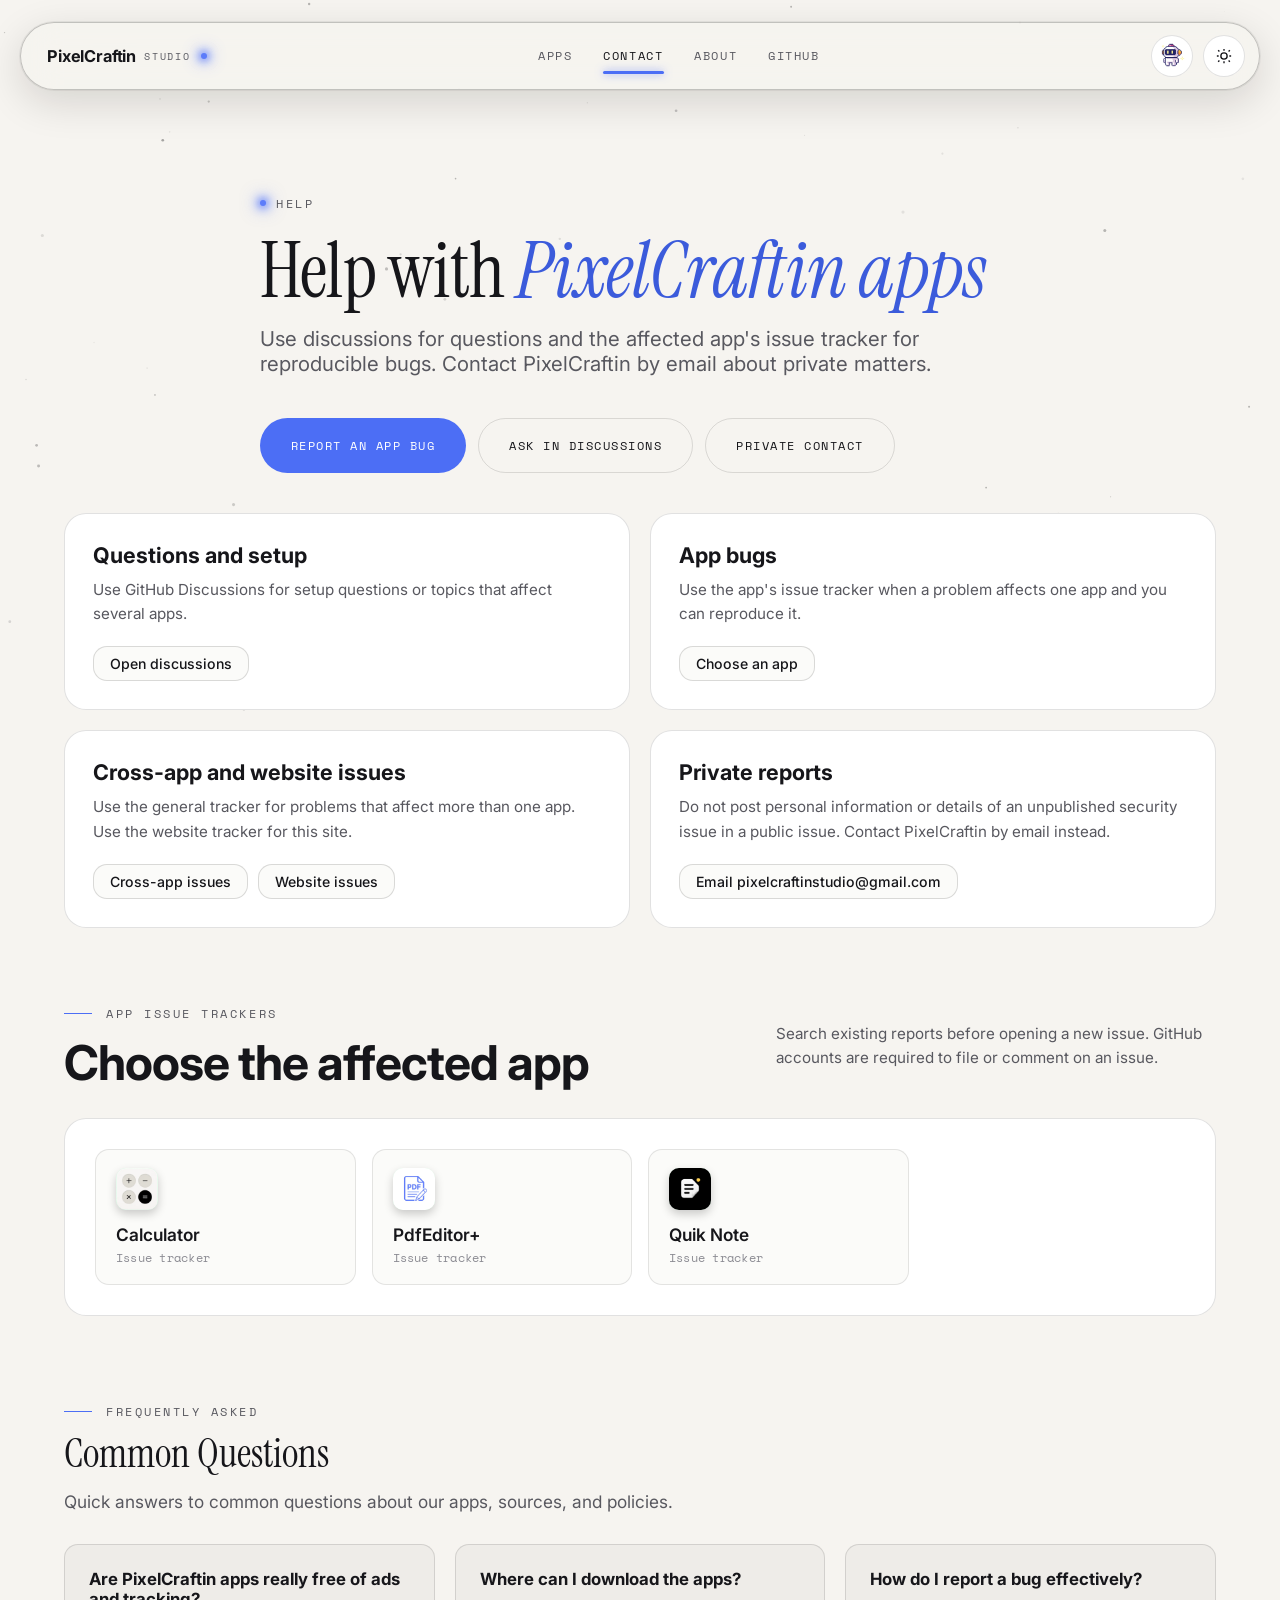
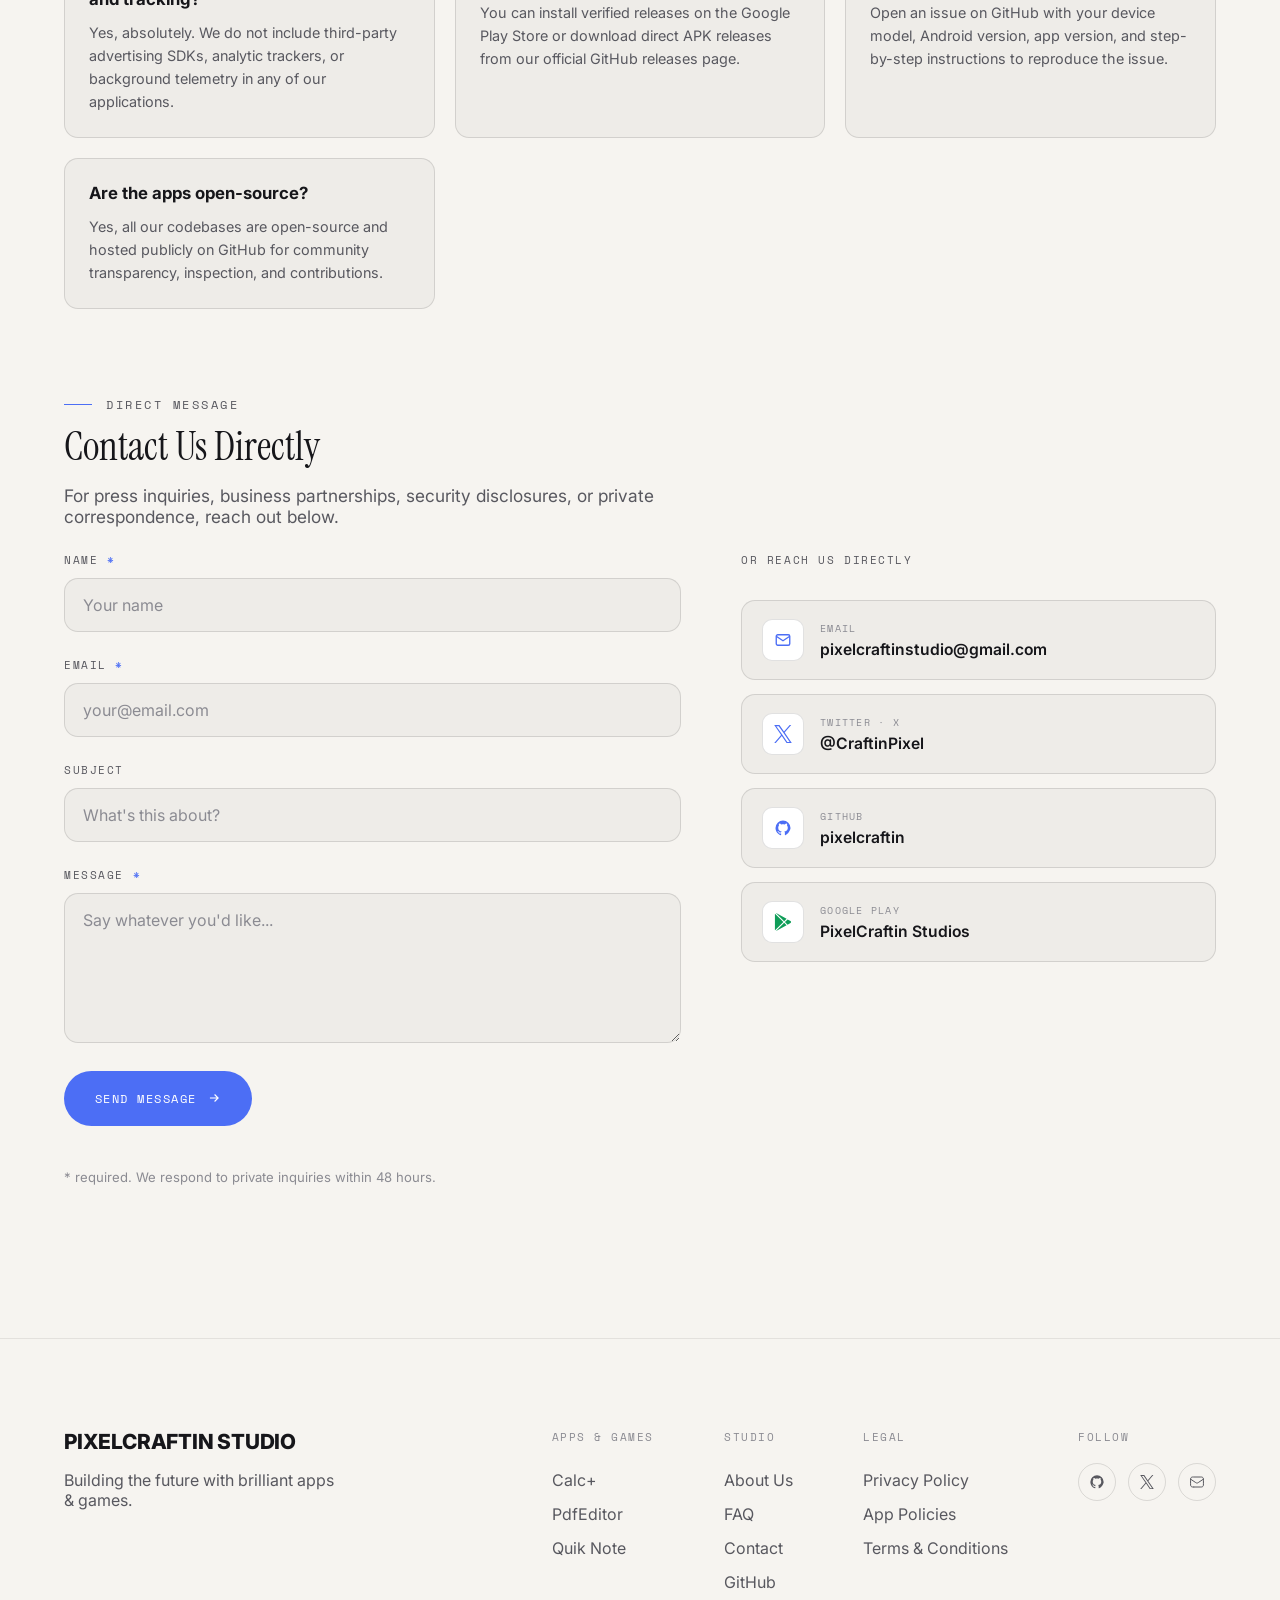
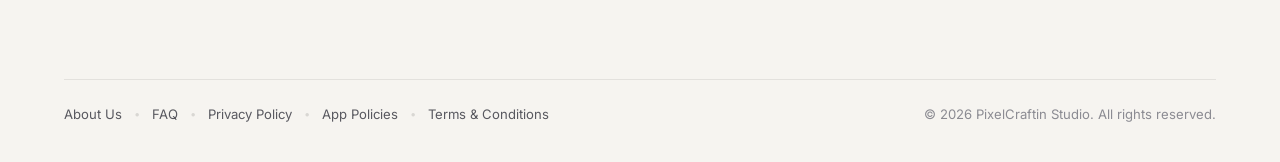
<file: contact.html>
<!DOCTYPE html>
<html lang="en" data-theme="dark">

<head>
  <meta charset="UTF-8">
  <meta name="viewport" content="width=device-width, initial-scale=1.0, maximum-scale=5.0">
  <title>Help &amp; Support — PixelCraftin Studio</title>
  <meta name="description"
    content="Ask questions, report app bugs, view FAQs, and contact PixelCraftin Studio developers directly.">
  <link rel="icon" type="image/png" sizes="32x32" href="favicon/favicon-32x32.png">
  <link rel="icon" type="image/png" sizes="16x16" href="favicon/favicon-16x16.png">
  <link rel="icon" type="image/png" sizes="48x48" href="favicon/favicon-48x48.png">
  <link rel="icon" type="image/png" sizes="96x96" href="favicon/favicon-96x96.png">
  <link rel="shortcut icon" href="favicon.ico">
  <link rel="apple-touch-icon" sizes="180x180" href="favicon/apple-touch-icon.png">
  <link rel="apple-touch-icon" href="apple-touch-icon.png">
  <link rel="manifest" href="favicon/site.webmanifest">
  <meta name="apple-mobile-web-app-capable" content="yes">
  <meta name="apple-mobile-web-app-status-bar-style" content="black-translucent">
  <meta name="apple-mobile-web-app-title" content="PixelCraftin">
  <meta name="theme-color" content="#0a0a0c">
  <link rel="stylesheet" href="css/style.css?v=2.4">
</head>

<body>
  <canvas id="starfield" aria-hidden="true"></canvas>

  <header class="site-header">
    <div class="capsule">
      <a class="brand" href="index.html">
        PixelCraftin
        <span>Studio</span>
      </a>
      <nav class="nav-links" data-nav>
        <a href="apps.html">Apps</a>
        <a href="contact.html" class="active">Contact</a>
        <a href="about.html">About</a>
        <a href="https://github.com/pixelcraftin" target="_blank" rel="noopener">GitHub</a>
      </nav>
      <div class="header-actions">
        <button class="robo-btn" data-robo-toggle aria-label="Open Robo">
          <img src="ROBO.webp" alt="Robo" class="robo-icon" width="32" height="32" style="width:32px;height:32px;object-fit:contain;background:transparent;">
        </button>
        <button class="theme-toggle" data-theme-toggle aria-label="Toggle color theme">
          <svg class="moon-icon" viewBox="0 0 24 24" fill="none" stroke="currentColor" stroke-width="1.8">
            <path d="M21 12.8A9 9 0 1 1 11.2 3 7 7 0 0 0 21 12.8Z" />
          </svg>
          <svg class="sun-icon" viewBox="0 0 24 24" fill="none" stroke="currentColor" stroke-width="1.8">
            <circle cx="12" cy="12" r="4.2" />
            <path
              d="M12 2.5v2.4M12 19.1v2.4M4.2 4.2l1.7 1.7M18.1 18.1l1.7 1.7M2.5 12h2.4M19.1 12h2.4M4.2 19.8l1.7-1.7M18.1 5.9l1.7-1.7" />
          </svg>
        </button>
        <button class="menu-btn" data-menu-toggle aria-label="Open menu" aria-expanded="false">
          <span></span><span></span><span></span>
        </button>
      </div>
    </div>
  </header>
  <nav class="mobile-panel" data-mobile-panel data-nav>
    <a href="apps.html">Apps</a>
    <a href="contact.html" class="active">Contact</a>
    <a href="about.html">About</a>
    <a href="https://github.com/pixelcraftin" target="_blank" rel="noopener">GitHub</a>
  </nav>

  <main class="page">

    <!-- Help & Support Hero -->
    <section class="hero" style="min-height:auto; padding-top:190px; padding-bottom:30px;">
      <div class="wrap">
        <span class="eyebrow">HELP</span>
        <h1 style="font-size:clamp(2.6rem, 6.2vw, 4.8rem); margin: 20px 0 16px;">Help with <em>PixelCraftin apps</em>
        </h1>
        <p class="sub" style="max-width: 760px;">Use discussions for questions and the affected app's issue tracker for
          reproducible bugs. Contact PixelCraftin by email about private matters.</p>

        <div style="display:flex; gap:12px; margin-top:28px; flex-wrap:wrap;">
          <a class="btn btn-primary" href="#issue-trackers">
            Report an app bug
          </a>
          <a class="btn btn-ghost" href="https://github.com/pixelcraftin" target="_blank" rel="noopener">
            Ask in discussions
          </a>
          <a class="btn btn-ghost" href="#direct-contact">
            Private contact
          </a>
        </div>
      </div>
    </section>

    <!-- Support Flow 2x2 Grid (from Screenshot) -->
    <section class="support-section">
      <div class="wrap">
        <div class="support-grid">

          <!-- 1. Questions and setup -->
          <div class="support-card">
            <div class="support-card-content">
              <h3>Questions and setup</h3>
              <p>Use GitHub Discussions for setup questions or topics that affect several apps.</p>
            </div>
            <div class="support-card-actions">
              <a class="support-btn" href="https://github.com/pixelcraftin" target="_blank" rel="noopener">Open
                discussions</a>
            </div>
          </div>

          <!-- 2. App bugs -->
          <div class="support-card">
            <div class="support-card-content">
              <h3>App bugs</h3>
              <p>Use the app's issue tracker when a problem affects one app and you can reproduce it.</p>
            </div>
            <div class="support-card-actions">
              <a class="support-btn" href="#issue-trackers">Choose an app</a>
            </div>
          </div>

          <!-- 3. Cross-app and website issues -->
          <div class="support-card">
            <div class="support-card-content">
              <h3>Cross-app and website issues</h3>
              <p>Use the general tracker for problems that affect more than one app. Use the website tracker for this
                site.</p>
            </div>
            <div class="support-card-actions">
              <a class="support-btn" href="https://github.com/pixelcraftin" target="_blank" rel="noopener">Cross-app
                issues</a>
              <a class="support-btn" href="#direct-contact">Website issues</a>
            </div>
          </div>

          <!-- 4. Private reports -->
          <div class="support-card">
            <div class="support-card-content">
              <h3>Private reports</h3>
              <p>Do not post personal information or details of an unpublished security issue in a public issue. Contact
                PixelCraftin by email instead.</p>
            </div>
            <div class="support-card-actions">
              <a class="support-btn" href="mailto:pixelcraftinstudio@gmail.com">Email pixelcraftinstudio@gmail.com</a>
            </div>
          </div>

        </div>
      </div>
    </section>

    <!-- App Issue Trackers -->
    <section class="trackers-section" id="issue-trackers">
      <div class="wrap">
        <div class="trackers-header">
          <div class="trackers-header-left">
            <div class="eyebrow rule">App Issue Trackers</div>
            <h2>Choose the affected app</h2>
          </div>
          <div class="trackers-header-right">
            <p>Search existing reports before opening a new issue. GitHub accounts are required to file or comment on an
              issue.</p>
          </div>
        </div>

        <div class="trackers-box">
          <div class="trackers-grid">

            <!-- Calculator (Calc+) -->
            <a class="tracker-card" href="https://github.com/pixelcraftin" target="_blank" rel="noopener">
              <div class="tracker-icon-box">
                <img src="icons/Calc+ icon.webp" alt="Calc+ Icon">
              </div>
              <div class="tracker-info">
                <h3>Calculator</h3>
                <span>Issue tracker</span>
              </div>
            </a>

            <!-- PdfEditor+ -->
            <a class="tracker-card" href="https://github.com/pixelcraftin" target="_blank" rel="noopener">
              <div class="tracker-icon-box">
                <img src="icons/PdfEditor+ icon.webp" alt="PdfEditor+ Icon">

              </div>
              <div class="tracker-info">
                <h3>PdfEditor+</h3>
                <span>Issue tracker</span>
              </div>
            </a>

            <!-- Quik Note -->
            <a class="tracker-card" href="https://github.com/pixelcraftin" target="_blank" rel="noopener">
              <div class="tracker-icon-box">
                <img src="icons/Quik Note icon.webp" alt="Quik Note Icon">

              </div>
              <div class="tracker-info">
                <h3>Quik Note</h3>
                <span>Issue tracker</span>
              </div>
            </a>




          </div>
        </div>
      </div>
    </section>

    <!-- FAQ Section -->
    <section style="padding: 20px 0 60px;">
      <div class="wrap">
        <div class="section-head" style="margin-bottom: 32px;">
          <div class="eyebrow rule">Frequently Asked</div>
          <h2 style="font-size: clamp(1.8rem, 3.2vw, 2.5rem); margin: 12px 0 6px;">Common Questions</h2>
          <p>Quick answers to common questions about our apps, sources, and policies.</p>
        </div>

        <div style="display:grid; grid-template-columns: repeat(auto-fit, minmax(300px, 1fr)); gap: 20px;">
          <div class="play-feat-card" style="flex-direction:column; gap:12px;">
            <h4 style="margin:0; font-size:1.05rem;">Are PixelCraftin apps really free of ads and tracking?</h4>
            <p style="margin:0; font-size:.9rem; color:var(--text-muted); line-height:1.6;">Yes, absolutely. We do not
              include third-party advertising SDKs, analytic trackers, or background telemetry in any of our
              applications.</p>
          </div>
          <div class="play-feat-card" style="flex-direction:column; gap:12px;">
            <h4 style="margin:0; font-size:1.05rem;">Where can I download the apps?</h4>
            <p style="margin:0; font-size:.9rem; color:var(--text-muted); line-height:1.6;">You can install verified
              releases on the Google Play Store or download direct APK releases from our official GitHub releases page.
            </p>
          </div>
          <div class="play-feat-card" style="flex-direction:column; gap:12px;">
            <h4 style="margin:0; font-size:1.05rem;">How do I report a bug effectively?</h4>
            <p style="margin:0; font-size:.9rem; color:var(--text-muted); line-height:1.6;">Open an issue on GitHub with
              your device model, Android version, app version, and step-by-step instructions to reproduce the issue.</p>
          </div>
          <div class="play-feat-card" style="flex-direction:column; gap:12px;">
            <h4 style="margin:0; font-size:1.05rem;">Are the apps open-source?</h4>
            <p style="margin:0; font-size:.9rem; color:var(--text-muted); line-height:1.6;">Yes, all our codebases are
              open-source and hosted publicly on GitHub for community transparency, inspection, and contributions.</p>
          </div>
        </div>
      </div>
    </section>

    <!-- Direct Contact Section -->
    <section id="direct-contact" style="padding: 20px 0 80px; scroll-margin-top: 90px;">
      <div class="wrap">
        <div class="section-head" style="margin-bottom: 24px;">
          <div class="eyebrow rule">Direct Message</div>
          <h2 style="font-size: clamp(1.8rem, 3.2vw, 2.5rem); margin: 12px 0 6px;">Contact Us Directly</h2>
          <p>For press inquiries, business partnerships, security disclosures, or private correspondence, reach out
            below.</p>
        </div>

        <div class="contact-grid" style="margin-top: 24px;">
          <form id="contact-form" novalidate>
            <!-- Get a free access key at https://web3forms.com and paste it below -->
            <input type="hidden" name="access_key" value="YOUR_WEB3FORMS_ACCESS_KEY">
            <input type="hidden" name="subject" value="New message from PixelCraftin Studio site">
            <input type="hidden" name="from_name" value="PixelCraftin Studio — Contact form">
            <input type="checkbox" name="botcheck" style="display:none" tabindex="-1" autocomplete="off">

            <div class="field">
              <label for="name">Name <span class="req">*</span></label>
              <input id="name" name="name" type="text" placeholder="Your name" required>
            </div>
            <div class="field">
              <label for="email">Email <span class="req">*</span></label>
              <input id="email" name="email" type="email" placeholder="your@email.com" required>
            </div>
            <div class="field">
              <label for="topic">Subject</label>
              <input id="topic" name="topic" type="text" placeholder="What's this about?">
            </div>
            <div class="field">
              <label for="message">Message <span class="req">*</span></label>
              <textarea id="message" name="message" placeholder="Say whatever you'd like..." required></textarea>
            </div>
            <button type="submit" class="btn btn-primary" id="contact-submit">Send message
              <svg viewBox="0 0 24 24" fill="none" stroke="currentColor" stroke-width="2">
                <path d="M5 12h14M13 6l6 6-6 6" />
              </svg>
            </button>
            <p class="form-status" id="form-status" role="status" aria-live="polite"></p>
            <p class="form-note">* required. We respond to private inquiries within 48 hours.</p>
          </form>

          <div class="contact-cards">
            <div class="label">Or reach us directly</div>

            <a class="c-card" href="mailto:pixelcraftinstudio@gmail.com">
              <div class="ic"><svg viewBox="0 0 24 24" fill="none" stroke="currentColor" stroke-width="1.8">
                  <rect x="3" y="5" width="18" height="14" rx="2" />
                  <path d="m3 7 9 6 9-6" />
                </svg></div>
              <div>
                <small>Email</small>
                <strong>pixelcraftinstudio@gmail.com</strong>
              </div>
            </a>

            <a class="c-card" href="https://twitter.com/CraftinPixel" target="_blank" rel="noopener">
              <div class="ic"><svg role="img" viewBox="0 0 24 24" fill="currentColor"
                  xmlns="http://www.w3.org/2000/svg">
                  <title>X</title>
                  <path
                    d="M14.234 10.162 22.977 0h-2.072l-7.591 8.824L7.251 0H.258l9.168 13.343L.258 24H2.33l8.016-9.318L16.749 24h6.993zm-2.837 3.299-.929-1.329L3.076 1.56h3.182l5.965 8.532.929 1.329 7.754 11.09h-3.182z" />
                </svg>
              </div>
              <div>
                <small>Twitter · X</small>
                <strong>@CraftinPixel</strong>
              </div>
            </a>

            <a class="c-card" href="https://github.com/pixelcraftin" target="_blank" rel="noopener">
              <div class="ic"><svg role="img" viewBox="0 0 24 24" fill="currentColor"
                  xmlns="http://www.w3.org/2000/svg">
                  <title>GitHub</title>
                  <path
                    d="M12 2A10 10 0 0 0 2 12c0 4.42 2.87 8.17 6.84 9.5.5.08.66-.23.66-.5v-1.69c-2.77.6-3.36-1.34-3.36-1.34-.46-1.16-1.11-1.47-1.11-1.47-.91-.62.07-.6.07-.6 1 .07 1.53 1.03 1.53 1.03.87 1.52 2.34 1.07 2.91.83.1-.65.35-1.09.63-1.34-2.22-.25-4.55-1.11-4.55-4.92 0-1.11.38-2 1.03-2.71-.1-.25-.45-1.29.1-2.64 0 0 .84-.27 2.75 1.02.79-.22 1.65-.33 2.5-.33.85 0 1.71.11 2.5.33 1.91-1.29 2.75-1.02 2.75-1.02.55 1.35.2 2.39.1 2.64.65.71 1.03 1.6 1.03 2.71 0 3.82-2.34 4.66-4.57 4.91.36.31.69.92.69 1.85V21c0 .27.16.59.67.5C19.14 20.16 22 14.42 22 12A10 10 0 0 0 12 2z" />
                </svg>
              </div>
              <div>
                <small>GitHub</small>
                <strong>pixelcraftin</strong>
              </div>
            </a>

            <a class="c-card" href="https://play.google.com/store/apps/dev?id=PixelCraftin+Studios" target="_blank"
              rel="noopener">
              <div class="ic"><svg role="img" viewBox="0 0 24 24" fill="#0F9D58" xmlns="http://www.w3.org/2000/svg">
                  <title>Google Play</title>
                  <path
                    d="M22.018 13.298l-3.919 2.218-3.515-3.493 3.543-3.521 3.891 2.202a1.49 1.49 0 0 1 0 2.594zM1.337.924a1.486 1.486 0 0 0-.112.568v21.017c0 .217.045.419.124.6l11.155-11.087L1.337.924zm12.207 10.065l3.258-3.238L3.45.195a1.466 1.466 0 0 0-.946-.179l11.04 10.973zm0 2.067l-11 10.933c.298.036.612-.016.906-.183l13.324-7.54-3.23-3.21z" />
                </svg>
              </div>
              <div>
                <small>Google Play</small>
                <strong>PixelCraftin Studios</strong>
              </div>
            </a>
          </div>
        </div>
      </div>
    </section>
  </main>

  <footer>
    <div class="wrap">
      <div class="footer-top">
        <div class="footer-brand">
          <h3>PIXELCRAFTIN STUDIO</h3>
          <p>Building the future with brilliant apps &amp; games.</p>
        </div>
        <div class="footer-cols">
          <div class="footer-col">
            <span class="h">Apps &amp; Games</span>
            <a href="apps.html#n-calc">Calc+</a>
            <a href="apps.html#n-dial">PdfEditor</a>
            <a href="apps.html#noting-notes">Quik Note</a>
          </div>
          <div class="footer-col">
            <span class="h">Studio</span>
            <a href="about.html">About Us</a>
            <a href="faq.html">FAQ</a>
            <a href="contact.html" class="active">Contact</a>
            <a href="https://github.com/pixelcraftin" target="_blank" rel="noopener">GitHub</a>
          </div>
          <div class="footer-col">
            <span class="h">Legal</span>
            <a href="privacy.html">Privacy Policy</a>
            <a href="policy.html">App Policies</a>
            <a href="terms.html">Terms &amp; Conditions</a>
          </div>
          <div class="footer-col">
            <span class="h">Follow</span>
            <div class="footer-social">
              <a href="https://github.com/pixelcraftin" target="_blank" rel="noopener" aria-label="GitHub"><svg
                  viewBox="0 0 24 24" fill="currentColor">
                  <path
                    d="M12 2A10 10 0 0 0 2 12c0 4.42 2.87 8.17 6.84 9.5.5.08.66-.23.66-.5v-1.69c-2.77.6-3.36-1.34-3.36-1.34-.46-1.16-1.11-1.47-1.11-1.47-.91-.62.07-.6.07-.6 1 .07 1.53 1.03 1.53 1.03.87 1.52 2.34 1.07 2.91.83.1-.65.35-1.09.63-1.34-2.22-.25-4.55-1.11-4.55-4.92 0-1.11.38-2 1.03-2.71-.1-.25-.45-1.29.1-2.64 0 0 .84-.27 2.75 1.02.79-.22 1.65-.33 2.5-.33.85 0 1.71.11 2.5.33 1.91-1.29 2.75-1.02 2.75-1.02.55 1.35.2 2.39.1 2.64.65.71 1.03 1.6 1.03 2.71 0 3.82-2.34 4.66-4.57 4.91.36.31.69.92.69 1.85V21c0 .27.16.59.67.5C19.14 20.16 22 14.42 22 12A10 10 0 0 0 12 2z" />
                </svg></a>
              <a href="https://twitter.com/CraftinPixel" target="_blank" rel="noopener" aria-label="X / Twitter"><svg
                  xmlns="http://www.w3.org/2000/svg" width="1em" height="1em" viewBox="0 0 16 16">
                  <title xmlns="">twitter</title>
                  <path fill="currentColor"
                    d="M9.294 6.928L14.357 1h-1.2L8.762 6.147L5.25 1H1.2l5.31 7.784L1.2 15h1.2l4.642-5.436L10.751 15h4.05zM7.651 8.852l-.538-.775L2.832 1.91h1.843l3.454 4.977l.538.775l4.491 6.47h-1.843z" />
                </svg></a>
              <a href="mailto:pixelcraftinstudio@gmail.com" aria-label="Email">
                <svg xmlns="http://www.w3.org/2000/svg" width="1em" height="1em" viewBox="0 0 24 24">
                  <title xmlns="">mail</title>
                  <path fill="none" stroke="currentColor" stroke-linecap="round" stroke-linejoin="round"
                    stroke-width="1.5"
                    d="m2.357 7.714l6.98 4.654c.963.641 1.444.962 1.964 1.087c.46.11.939.11 1.398 0c.52-.125 1.001-.446 1.964-1.087l6.98-4.654M7.157 19.5h9.686c1.68 0 2.52 0 3.162-.327a3 3 0 0 0 1.31-1.311c.328-.642.328-1.482.328-3.162V9.3c0-1.68 0-2.52-.327-3.162a3 3 0 0 0-1.311-1.311c-.642-.327-1.482-.327-3.162-.327H7.157c-1.68 0-2.52 0-3.162.327a3 3 0 0 0-1.31 1.311c-.328.642-.328 1.482-.328 3.162v5.4c0 1.68 0 2.52.327 3.162a3 3 0 0 0 1.311 1.311c.642.327 1.482.327 3.162.327" />
                </svg></a>
            </div>
          </div>
        </div>
      </div>
      <div class="footer-bottom">
        <div class="footer-bottom-links">
          <a href="about.html">About Us</a>
          <span class="sep">•</span>
          <a href="faq.html">FAQ</a>
          <span class="sep">•</span>
          <a href="privacy.html">Privacy Policy</a>
          <span class="sep">•</span>
          <a href="policy.html">App Policies</a>
          <span class="sep">•</span>
          <a href="terms.html">Terms &amp; Conditions</a>
        </div>
        <div>© 2026 PixelCraftin Studio. All rights reserved.</div>
      </div>
    </div>
  </footer>

  <script src="js/script.js?v=2.5"></script>
  <script>
    // Simple Web3Forms ajax submission handler
    (function () {
      var form = document.getElementById("contact-form");
      var status = document.getElementById("form-status");
      var submitBtn = document.getElementById("contact-submit");
      if (!form) return;

      form.addEventListener("submit", function (e) {
        e.preventDefault();
        var key = form.querySelector('[name="access_key"]').value;
        if (!key || key === "YOUR_WEB3FORMS_ACCESS_KEY") {
          status.className = "form-status error";
          status.textContent = "Please configure your Web3Forms access key in contact.html or email us directly.";
          return;
        }

        submitBtn.disabled = true;
        submitBtn.textContent = "Sending...";
        status.className = "form-status";
        status.textContent = "";

        var formData = new FormData(form);
        fetch("https://api.web3forms.com/submit", {
          method: "POST",
          body: formData
        })
          .then(function (res) { return res.json(); })
          .then(function (data) {
            if (data.success) {
              status.className = "form-status success";
              status.textContent = "Message sent successfully! We will respond within 48 hours.";
              form.reset();
            } else {
              status.className = "form-status error";
              status.textContent = data.message || "Could not send message. Please try again or email us directly.";
            }
          })
          .catch(function () {
            status.className = "form-status error";
            status.textContent = "Network error. Please try again or email us directly.";
          })
          .finally(function () {
            submitBtn.disabled = false;
            submitBtn.textContent = "Send message";
          });
      });
    })();
  </script>
</body>

</html>
</file>
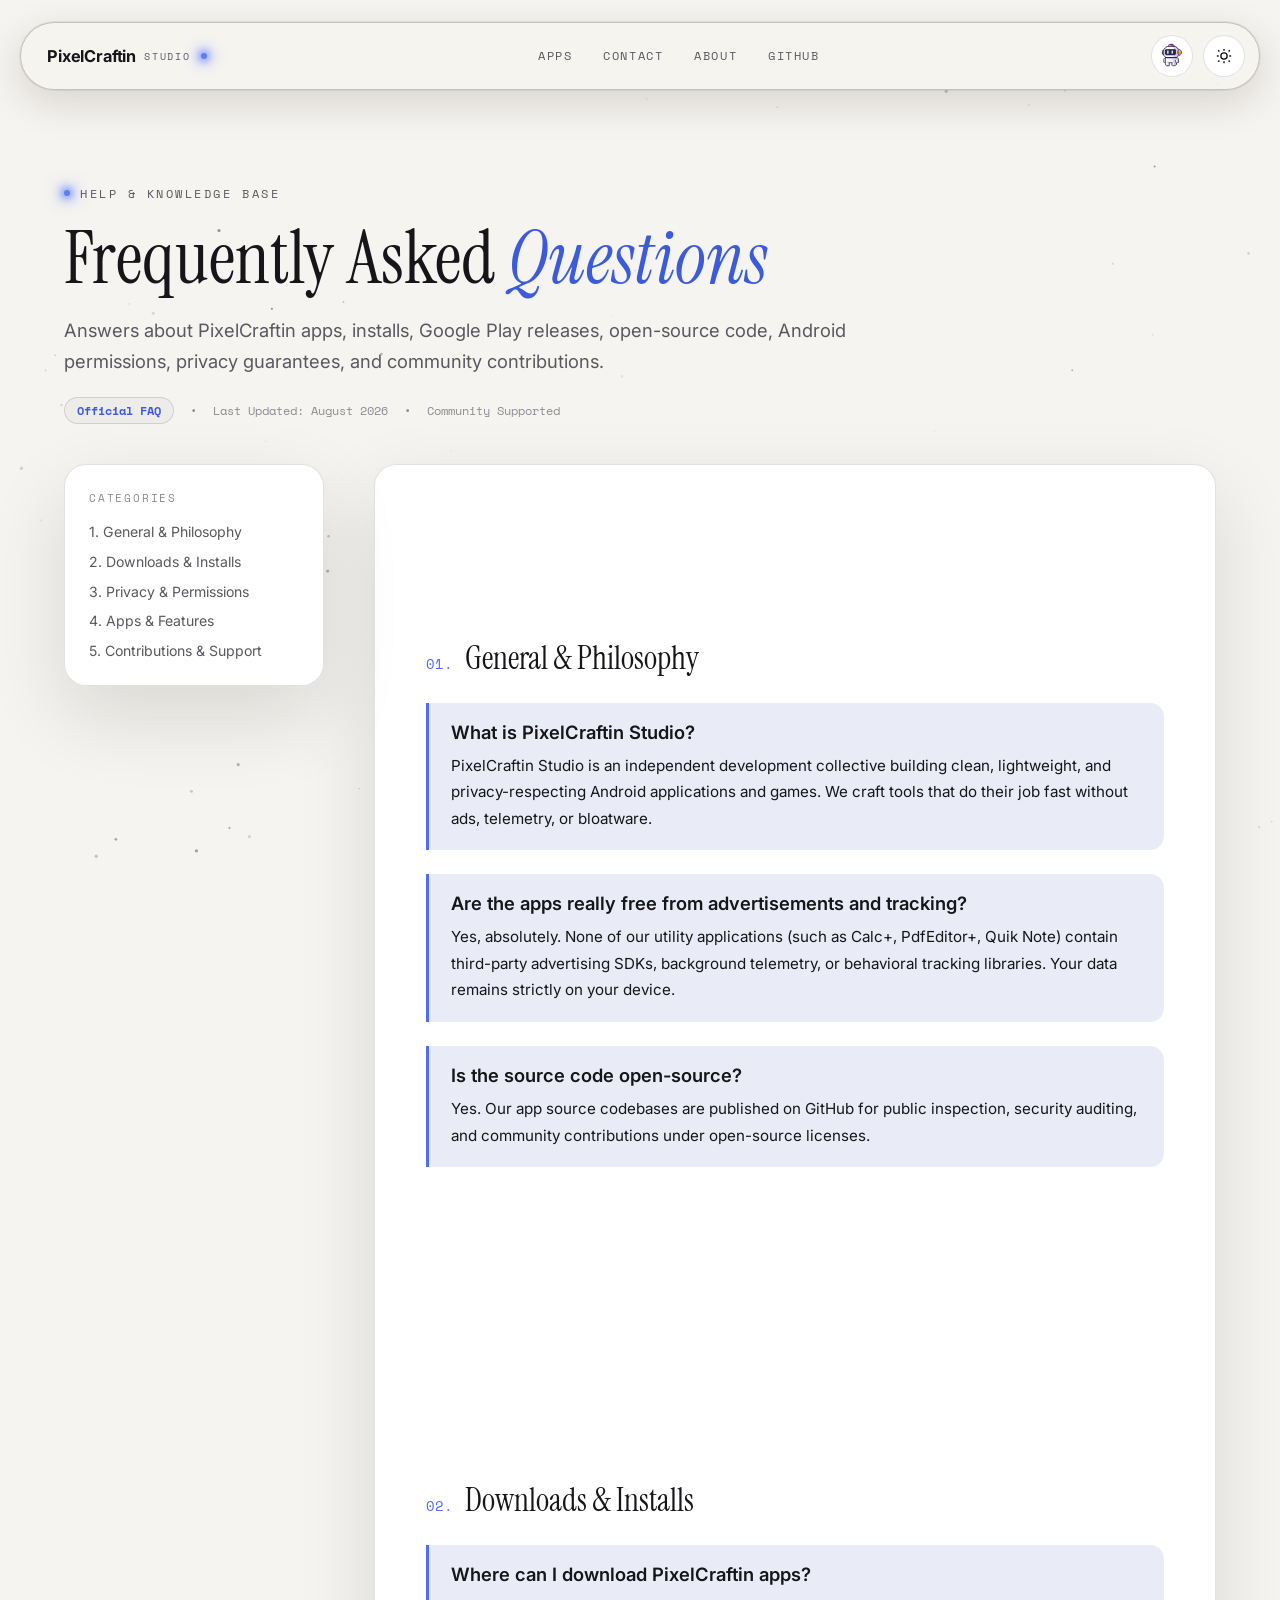
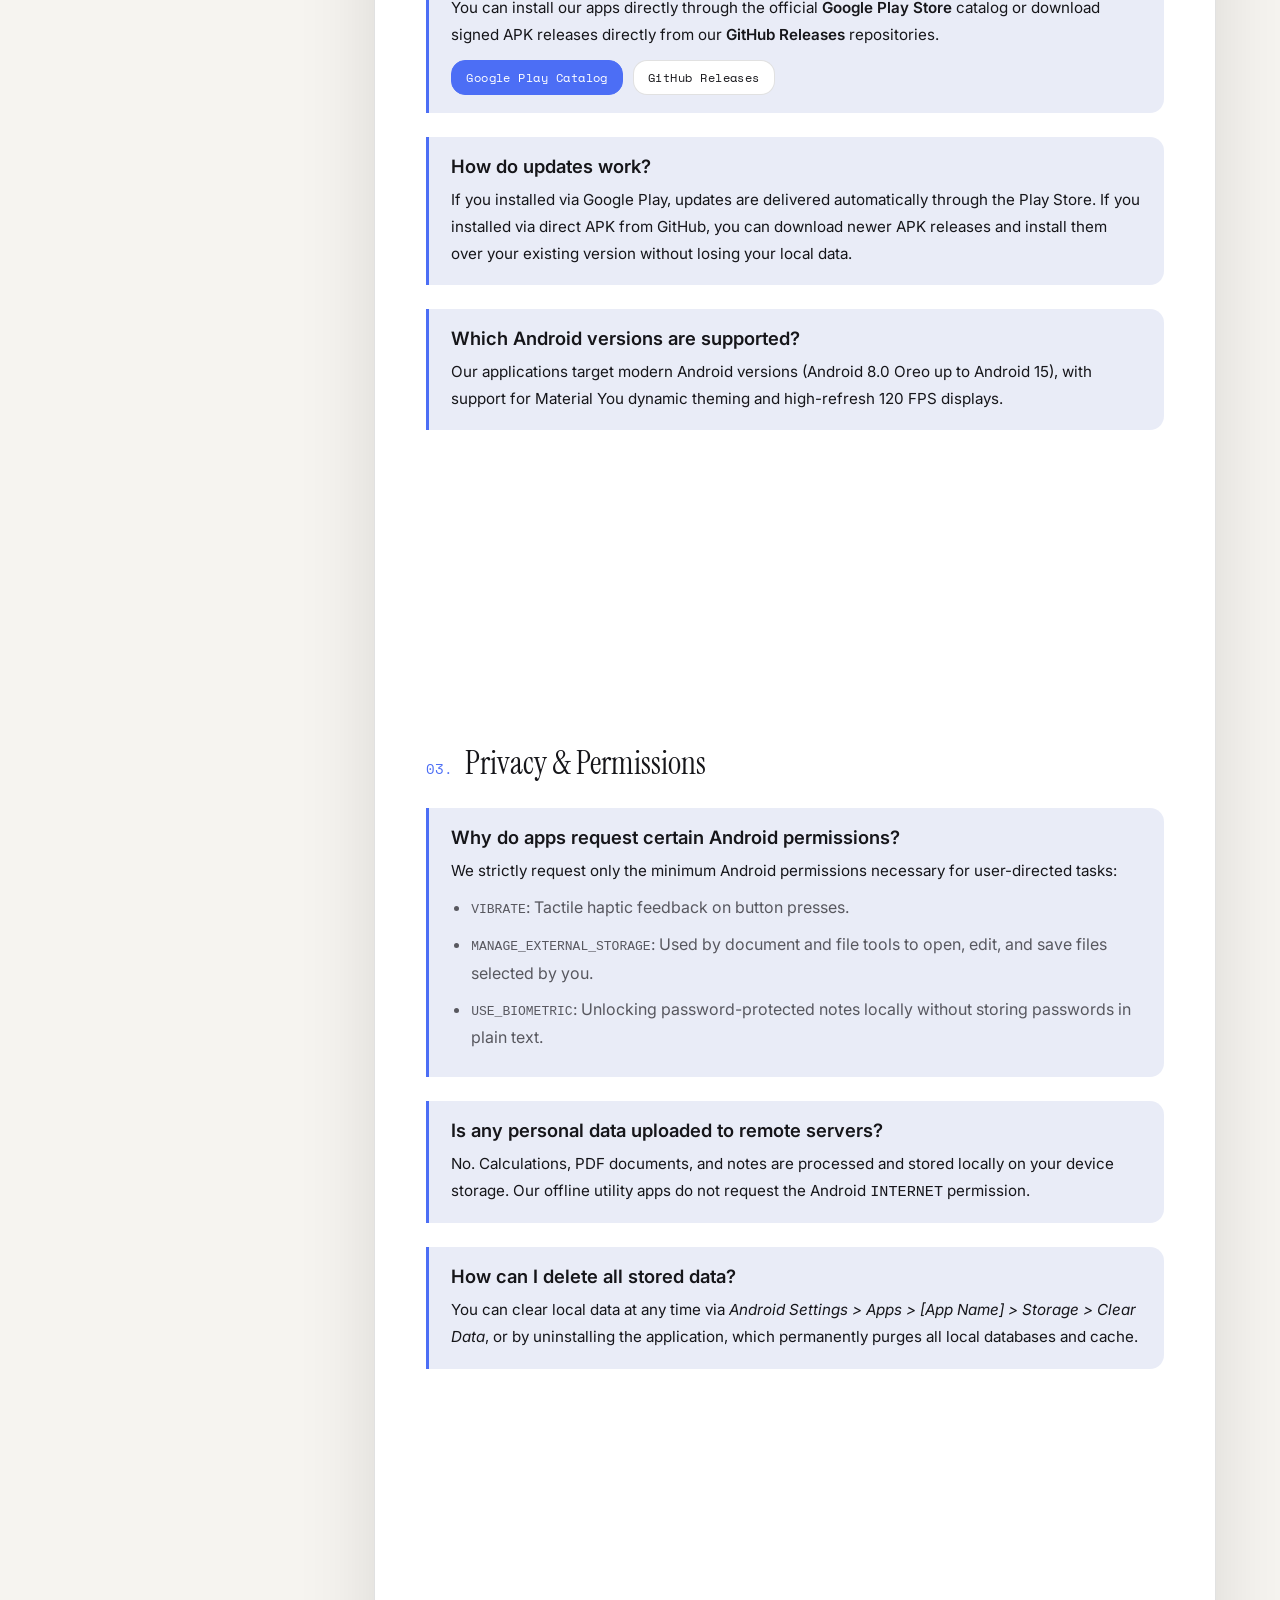
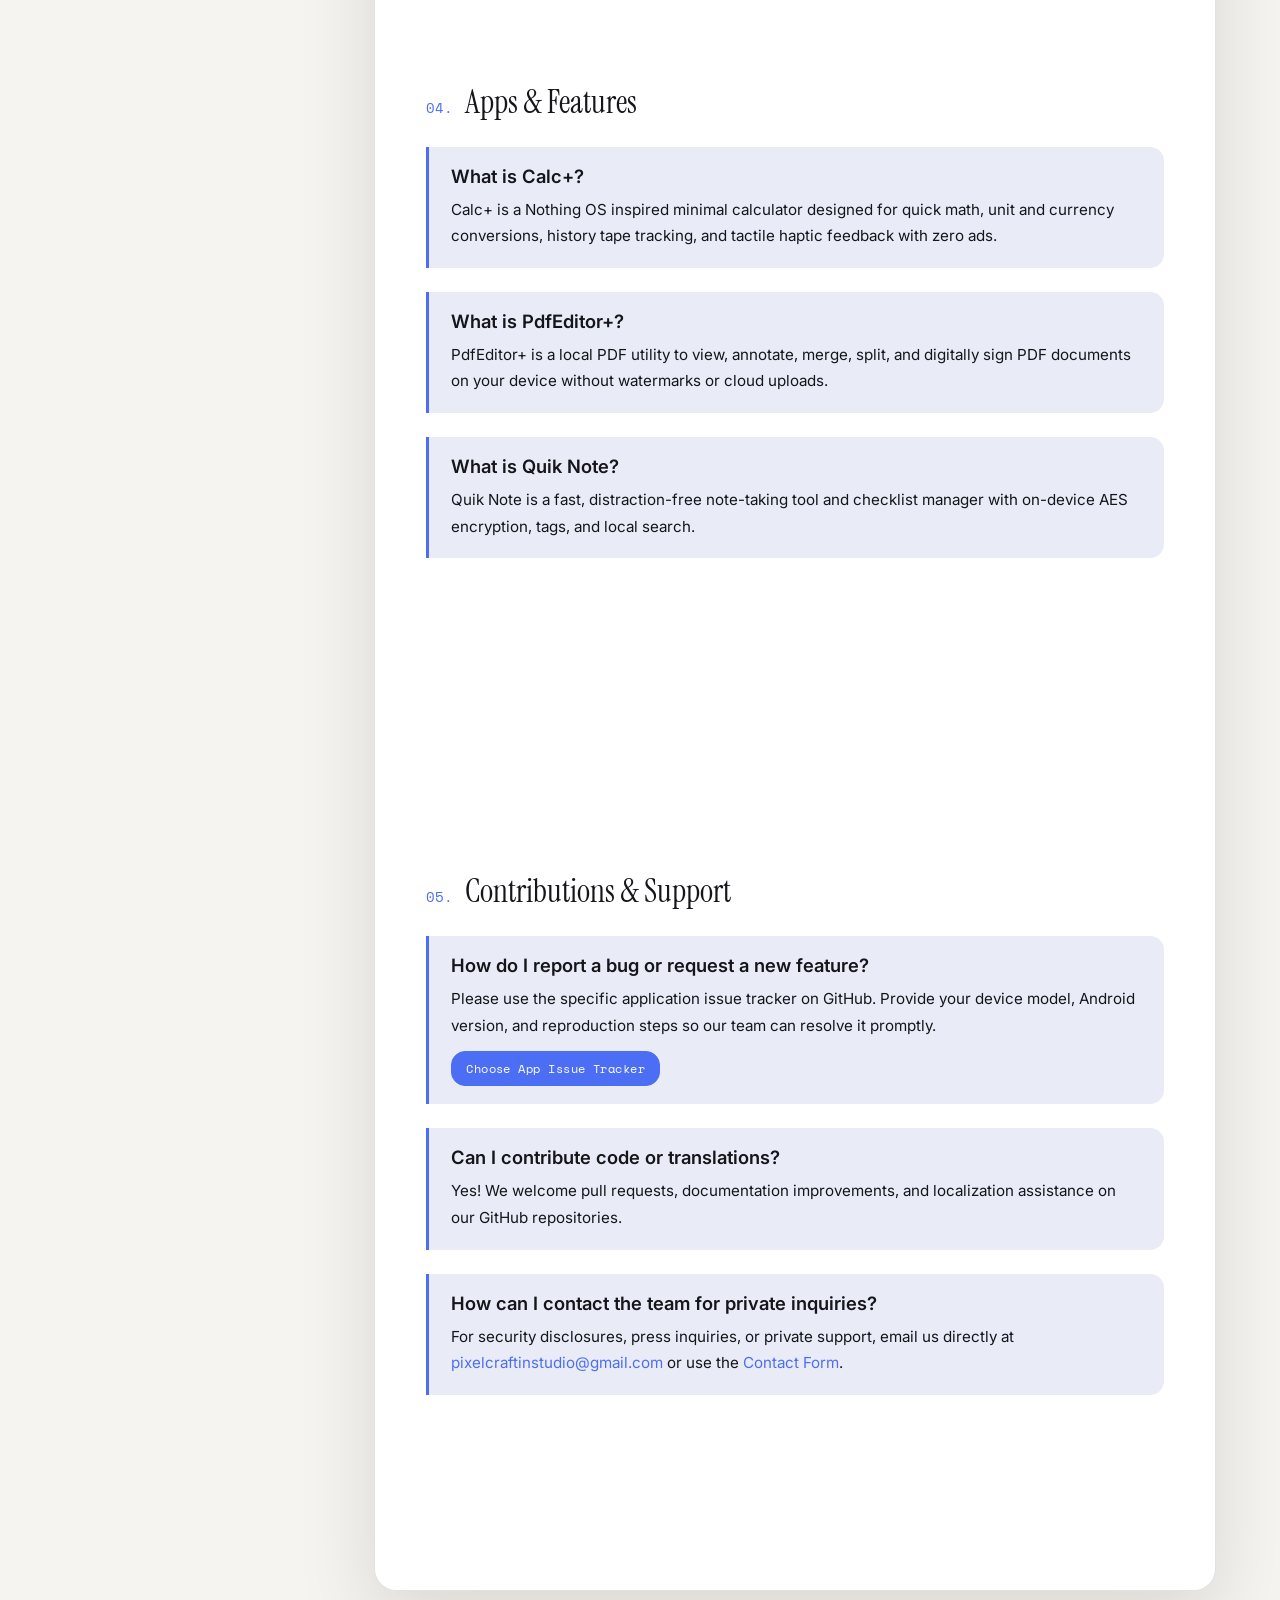
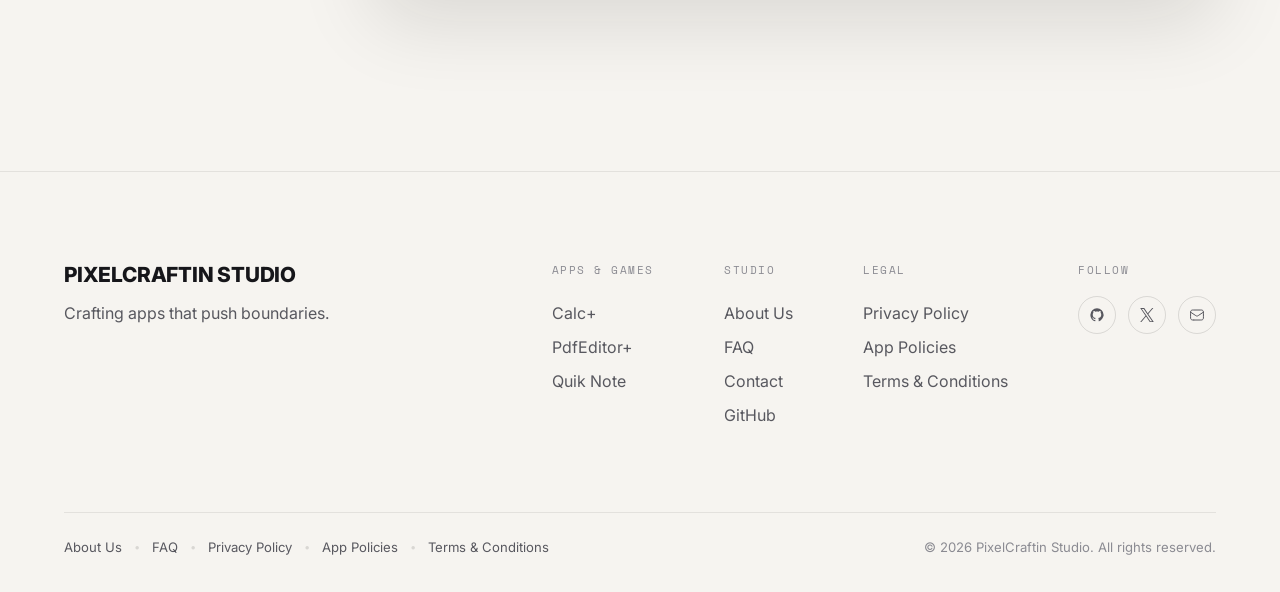
<file: faq.html>
<!DOCTYPE html>
<html lang="en" data-theme="dark">

<head>
  <meta charset="UTF-8">
  <meta name="viewport" content="width=device-width, initial-scale=1.0, maximum-scale=5.0">
  <title>Frequently Asked Questions (FAQ) — PixelCraftin Studio</title>
  <meta name="description"
    content="Answers to frequently asked questions about PixelCraftin apps, installs, GitHub releases, open-source code, privacy, permissions, and support.">
  <link rel="icon" type="image/png" sizes="32x32" href="favicon/favicon-32x32.png">
  <link rel="icon" type="image/png" sizes="16x16" href="favicon/favicon-16x16.png">
  <link rel="icon" type="image/png" sizes="48x48" href="favicon/favicon-48x48.png">
  <link rel="icon" type="image/png" sizes="96x96" href="favicon/favicon-96x96.png">
  <link rel="shortcut icon" href="favicon.ico">
  <link rel="apple-touch-icon" sizes="180x180" href="favicon/apple-touch-icon.png">
  <link rel="apple-touch-icon" href="apple-touch-icon.png">
  <link rel="manifest" href="favicon/site.webmanifest">
  <meta name="apple-mobile-web-app-capable" content="yes">
  <meta name="apple-mobile-web-app-status-bar-style" content="black-translucent">
  <meta name="apple-mobile-web-app-title" content="PixelCraftin">
  <meta name="theme-color" content="#0a0a0c">
  <link rel="stylesheet" href="css/style.css?v=2.4">
</head>

<body>
  <canvas id="starfield" aria-hidden="true"></canvas>

  <header class="site-header">
    <div class="capsule">
      <a class="brand" href="index.html">
        PixelCraftin
        <span>Studio</span>
      </a>
      <nav class="nav-links" data-nav>
        <a href="apps.html">Apps</a>
        <a href="contact.html">Contact</a>
        <a href="about.html">About</a>
        <a href="https://github.com/pixelcraftin" target="_blank" rel="noopener">GitHub</a>
      </nav>
      <div class="header-actions">
        <button class="robo-btn" data-robo-toggle aria-label="Open Robo">
          <img src="ROBO.webp" alt="Robo" class="robo-icon" width="32" height="32" style="width:32px;height:32px;object-fit:contain;background:transparent;">
        </button>
        <button class="theme-toggle" data-theme-toggle aria-label="Toggle color theme">
          <svg class="moon-icon" viewBox="0 0 24 24" fill="none" stroke="currentColor" stroke-width="1.8">
            <path d="M21 12.8A9 9 0 1 1 11.2 3 7 7 0 0 0 21 12.8Z" />
          </svg>
          <svg class="sun-icon" viewBox="0 0 24 24" fill="none" stroke="currentColor" stroke-width="1.8">
            <circle cx="12" cy="12" r="4.2" />
            <path
              d="M12 2.5v2.4M12 19.1v2.4M4.2 4.2l1.7 1.7M18.1 18.1l1.7 1.7M2.5 12h2.4M19.1 12h2.4M4.2 19.8l1.7-1.7M18.1 5.9l1.7-1.7" />
          </svg>
        </button>
        <button class="menu-btn" data-menu-toggle aria-label="Open menu" aria-expanded="false">
          <span></span><span></span><span></span>
        </button>
      </div>
    </div>
  </header>
  <nav class="mobile-panel" data-mobile-panel data-nav>
    <a href="apps.html">Apps</a>
    <a href="contact.html">Contact</a>
    <a href="about.html">About</a>
    <a href="https://github.com/pixelcraftin" target="_blank" rel="noopener">GitHub</a>
  </nav>

  <main class="page doc-page">
    <div class="wrap">

      <div class="doc-hero">
        <span class="eyebrow">Help &amp; Knowledge Base</span>
        <h1>Frequently Asked <em>Questions</em></h1>
        <p class="sub" style="margin: 18px 0 0; color: var(--text-muted); font-size: 1.15rem; line-height: 1.7;">
          Answers about PixelCraftin apps, installs, Google Play releases, open-source code, Android permissions, privacy guarantees, and community contributions.
        </p>
        <div class="doc-meta">
          <span class="doc-badge">Official FAQ</span>
          <span>•</span>
          <span>Last Updated: August 2026</span>
          <span>•</span>
          <span>Community Supported</span>
        </div>
      </div>

      <div class="doc-layout">

        <!-- Table of Contents Sidebar -->
        <aside class="doc-sidebar">
          <div class="doc-sidebar-title">Categories</div>
          <nav class="doc-nav-list">
            <a href="#general">1. General &amp; Philosophy</a>
            <a href="#downloads">2. Downloads &amp; Installs</a>
            <a href="#privacy-security">3. Privacy &amp; Permissions</a>
            <a href="#apps-features">4. Apps &amp; Features</a>
            <a href="#contributions">5. Contributions &amp; Support</a>
          </nav>
        </aside>

        <!-- Document Content Body -->
        <div class="doc-body">

          <!-- 01. General & Philosophy -->
          <section class="doc-section" id="general">
            <h2><span class="sec-num">01.</span> General &amp; Philosophy</h2>
            
            <div class="doc-callout" style="margin-bottom: 24px;">
              <h3 style="margin-top:0; font-size:1.15rem;">What is PixelCraftin Studio?</h3>
              <p>PixelCraftin Studio is an independent development collective building clean, lightweight, and privacy-respecting Android applications and games. We craft tools that do their job fast without ads, telemetry, or bloatware.</p>
            </div>

            <div class="doc-callout" style="margin-bottom: 24px;">
              <h3 style="margin-top:0; font-size:1.15rem;">Are the apps really free from advertisements and tracking?</h3>
              <p>Yes, absolutely. None of our utility applications (such as Calc+, PdfEditor+, Quik Note) contain third-party advertising SDKs, background telemetry, or behavioral tracking libraries. Your data remains strictly on your device.</p>
            </div>

            <div class="doc-callout">
              <h3 style="margin-top:0; font-size:1.15rem;">Is the source code open-source?</h3>
              <p>Yes. Our app source codebases are published on GitHub for public inspection, security auditing, and community contributions under open-source licenses.</p>
            </div>
          </section>

          <!-- 02. Downloads & Installs -->
          <section class="doc-section" id="downloads">
            <h2><span class="sec-num">02.</span> Downloads &amp; Installs</h2>

            <div class="doc-callout" style="margin-bottom: 24px;">
              <h3 style="margin-top:0; font-size:1.15rem;">Where can I download PixelCraftin apps?</h3>
              <p>You can install our apps directly through the official <strong>Google Play Store</strong> catalog or download signed APK releases directly from our <strong>GitHub Releases</strong> repositories.</p>
              <div style="display:flex; gap:10px; margin-top:12px; flex-wrap:wrap;">
                <a class="app-action-btn primary" href="https://play.google.com/store/apps/dev?id=PixelCraftin+Studios" target="_blank" rel="noopener">Google Play Catalog</a>
                <a class="app-action-btn" href="https://github.com/pixelcraftin" target="_blank" rel="noopener">GitHub Releases</a>
              </div>
            </div>

            <div class="doc-callout" style="margin-bottom: 24px;">
              <h3 style="margin-top:0; font-size:1.15rem;">How do updates work?</h3>
              <p>If you installed via Google Play, updates are delivered automatically through the Play Store. If you installed via direct APK from GitHub, you can download newer APK releases and install them over your existing version without losing your local data.</p>
            </div>

            <div class="doc-callout">
              <h3 style="margin-top:0; font-size:1.15rem;">Which Android versions are supported?</h3>
              <p>Our applications target modern Android versions (Android 8.0 Oreo up to Android 15), with support for Material You dynamic theming and high-refresh 120 FPS displays.</p>
            </div>
          </section>

          <!-- 03. Privacy & Permissions -->
          <section class="doc-section" id="privacy-security">
            <h2><span class="sec-num">03.</span> Privacy &amp; Permissions</h2>

            <div class="doc-callout" style="margin-bottom: 24px;">
              <h3 style="margin-top:0; font-size:1.15rem;">Why do apps request certain Android permissions?</h3>
              <p>We strictly request only the minimum Android permissions necessary for user-directed tasks:</p>
              <ul style="margin: 8px 0 0; padding-left: 20px;">
                <li><code>VIBRATE</code>: Tactile haptic feedback on button presses.</li>
                <li><code>MANAGE_EXTERNAL_STORAGE</code>: Used by document and file tools to open, edit, and save files selected by you.</li>
                <li><code>USE_BIOMETRIC</code>: Unlocking password-protected notes locally without storing passwords in plain text.</li>
              </ul>
            </div>

            <div class="doc-callout" style="margin-bottom: 24px;">
              <h3 style="margin-top:0; font-size:1.15rem;">Is any personal data uploaded to remote servers?</h3>
              <p>No. Calculations, PDF documents, and notes are processed and stored locally on your device storage. Our offline utility apps do not request the Android <code>INTERNET</code> permission.</p>
            </div>

            <div class="doc-callout">
              <h3 style="margin-top:0; font-size:1.15rem;">How can I delete all stored data?</h3>
              <p>You can clear local data at any time via <em>Android Settings &gt; Apps &gt; [App Name] &gt; Storage &gt; Clear Data</em>, or by uninstalling the application, which permanently purges all local databases and cache.</p>
            </div>
          </section>

          <!-- 04. Apps & Features -->
          <section class="doc-section" id="apps-features">
            <h2><span class="sec-num">04.</span> Apps &amp; Features</h2>

            <div class="doc-callout" style="margin-bottom: 24px;">
              <h3 style="margin-top:0; font-size:1.15rem;">What is Calc+?</h3>
              <p>Calc+ is a Nothing OS inspired minimal calculator designed for quick math, unit and currency conversions, history tape tracking, and tactile haptic feedback with zero ads.</p>
            </div>

            <div class="doc-callout" style="margin-bottom: 24px;">
              <h3 style="margin-top:0; font-size:1.15rem;">What is PdfEditor+?</h3>
              <p>PdfEditor+ is a local PDF utility to view, annotate, merge, split, and digitally sign PDF documents on your device without watermarks or cloud uploads.</p>
            </div>

            <div class="doc-callout">
              <h3 style="margin-top:0; font-size:1.15rem;">What is Quik Note?</h3>
              <p>Quik Note is a fast, distraction-free note-taking tool and checklist manager with on-device AES encryption, tags, and local search.</p>
            </div>
          </section>

          <!-- 05. Contributions & Support -->
          <section class="doc-section" id="contributions">
            <h2><span class="sec-num">05.</span> Contributions &amp; Support</h2>

            <div class="doc-callout" style="margin-bottom: 24px;">
              <h3 style="margin-top:0; font-size:1.15rem;">How do I report a bug or request a new feature?</h3>
              <p>Please use the specific application issue tracker on GitHub. Provide your device model, Android version, and reproduction steps so our team can resolve it promptly.</p>
              <div style="margin-top:12px;">
                <a class="app-action-btn primary" href="contact.html#issue-trackers">Choose App Issue Tracker</a>
              </div>
            </div>

            <div class="doc-callout" style="margin-bottom: 24px;">
              <h3 style="margin-top:0; font-size:1.15rem;">Can I contribute code or translations?</h3>
              <p>Yes! We welcome pull requests, documentation improvements, and localization assistance on our GitHub repositories.</p>
            </div>

            <div class="doc-callout">
              <h3 style="margin-top:0; font-size:1.15rem;">How can I contact the team for private inquiries?</h3>
              <p>For security disclosures, press inquiries, or private support, email us directly at <a href="mailto:pixelcraftinstudio@gmail.com" style="color:var(--accent);">pixelcraftinstudio@gmail.com</a> or use the <a href="contact.html#direct-contact" style="color:var(--accent);">Contact Form</a>.</p>
            </div>
          </section>

        </div>
      </div>

    </div>
  </main>

  <footer>
    <div class="wrap">
      <div class="footer-top">
        <div class="footer-brand">
          <h3>PIXELCRAFTIN STUDIO</h3>
          <p>Crafting apps that push boundaries.</p>
        </div>
        <div class="footer-cols">
          <div class="footer-col">
            <span class="h">Apps &amp; Games</span>
            <a href="apps.html#n-calc">Calc+</a>
            <a href="apps.html#n-dial">PdfEditor+</a>
            <a href="apps.html#noting-notes">Quik Note</a>
          </div>
          <div class="footer-col">
            <span class="h">Studio</span>
            <a href="about.html">About Us</a>
            <a href="faq.html">FAQ</a>
            <a href="contact.html">Contact</a>
            <a href="https://github.com/pixelcraftin" target="_blank" rel="noopener">GitHub</a>
          </div>
          <div class="footer-col">
            <span class="h">Legal</span>
            <a href="privacy.html">Privacy Policy</a>
            <a href="policy.html">App Policies</a>
            <a href="terms.html">Terms &amp; Conditions</a>
          </div>
          <div class="footer-col">
            <span class="h">Follow</span>
            <div class="footer-social">
              <a href="https://github.com/pixelcraftin" target="_blank" rel="noopener" aria-label="GitHub"><svg
                  viewBox="0 0 24 24" fill="currentColor">
                  <path
                    d="M12 2A10 10 0 0 0 2 12c0 4.42 2.87 8.17 6.84 9.5.5.08.66-.23.66-.5v-1.69c-2.77.6-3.36-1.34-3.36-1.34-.46-1.16-1.11-1.47-1.11-1.47-.91-.62.07-.6.07-.6 1 .07 1.53 1.03 1.53 1.03.87 1.52 2.34 1.07 2.91.83.1-.65.35-1.09.63-1.34-2.22-.25-4.55-1.11-4.55-4.92 0-1.11.38-2 1.03-2.71-.1-.25-.45-1.29.1-2.64 0 0 .84-.27 2.75 1.02.79-.22 1.65-.33 2.5-.33.85 0 1.71.11 2.5.33 1.91-1.29 2.75-1.02 2.75-1.02.55 1.35.2 2.39.1 2.64.65.71 1.03 1.6 1.03 2.71 0 3.82-2.34 4.66-4.57 4.91.36.31.69.92.69 1.85V21c0 .27.16.59.67.5C19.14 20.16 22 14.42 22 12A10 10 0 0 0 12 2z" />
                </svg></a>
              <a href="https://twitter.com/CraftinPixel" target="_blank" rel="noopener" aria-label="X / Twitter"><svg
                  xmlns="http://www.w3.org/2000/svg" width="1em" height="1em" viewBox="0 0 16 16">
                  <title xmlns="">twitter</title>
                  <path fill="currentColor"
                    d="M9.294 6.928L14.357 1h-1.2L8.762 6.147L5.25 1H1.2l5.31 7.784L1.2 15h1.2l4.642-5.436L10.751 15h4.05zM7.651 8.852l-.538-.775L2.832 1.91h1.843l3.454 4.977l.538.775l4.491 6.47h-1.843z" />
                </svg></a>
              <a href="mailto:pixelcraftinstudio@gmail.com" aria-label="Email">
                <svg xmlns="http://www.w3.org/2000/svg" width="1em" height="1em" viewBox="0 0 24 24">
                  <title xmlns="">mail</title>
                  <path fill="none" stroke="currentColor" stroke-linecap="round" stroke-linejoin="round"
                    stroke-width="1.5"
                    d="m2.357 7.714l6.98 4.654c.963.641 1.444.962 1.964 1.087c.46.11.939.11 1.398 0c.52-.125 1.001-.446 1.964-1.087l6.98-4.654M7.157 19.5h9.686c1.68 0 2.52 0 3.162-.327a3 3 0 0 0 1.31-1.311c.328-.642.328-1.482.328-3.162V9.3c0-1.68 0-2.52-.327-3.162a3 3 0 0 0-1.311-1.311c-.642-.327-1.482-.327-3.162-.327H7.157c-1.68 0-2.52 0-3.162.327a3 3 0 0 0-1.31 1.311c-.328.642-.328 1.482-.328 3.162v5.4c0 1.68 0 2.52.327 3.162a3 3 0 0 0 1.311 1.311c.642.327 1.482.327 3.162.327" />
                </svg></a>
            </div>
          </div>
        </div>
      </div>
      <div class="footer-bottom">
        <div class="footer-bottom-links">
          <a href="about.html">About Us</a>
          <span class="sep">•</span>
          <a href="faq.html">FAQ</a>
          <span class="sep">•</span>
          <a href="privacy.html">Privacy Policy</a>
          <span class="sep">•</span>
          <a href="policy.html">App Policies</a>
          <span class="sep">•</span>
          <a href="terms.html">Terms &amp; Conditions</a>
        </div>
        <div>© 2026 PixelCraftin Studio. All rights reserved.</div>
      </div>
    </div>
  </footer>

  <script src="js/script.js"></script>
</body>

</html>
</file>
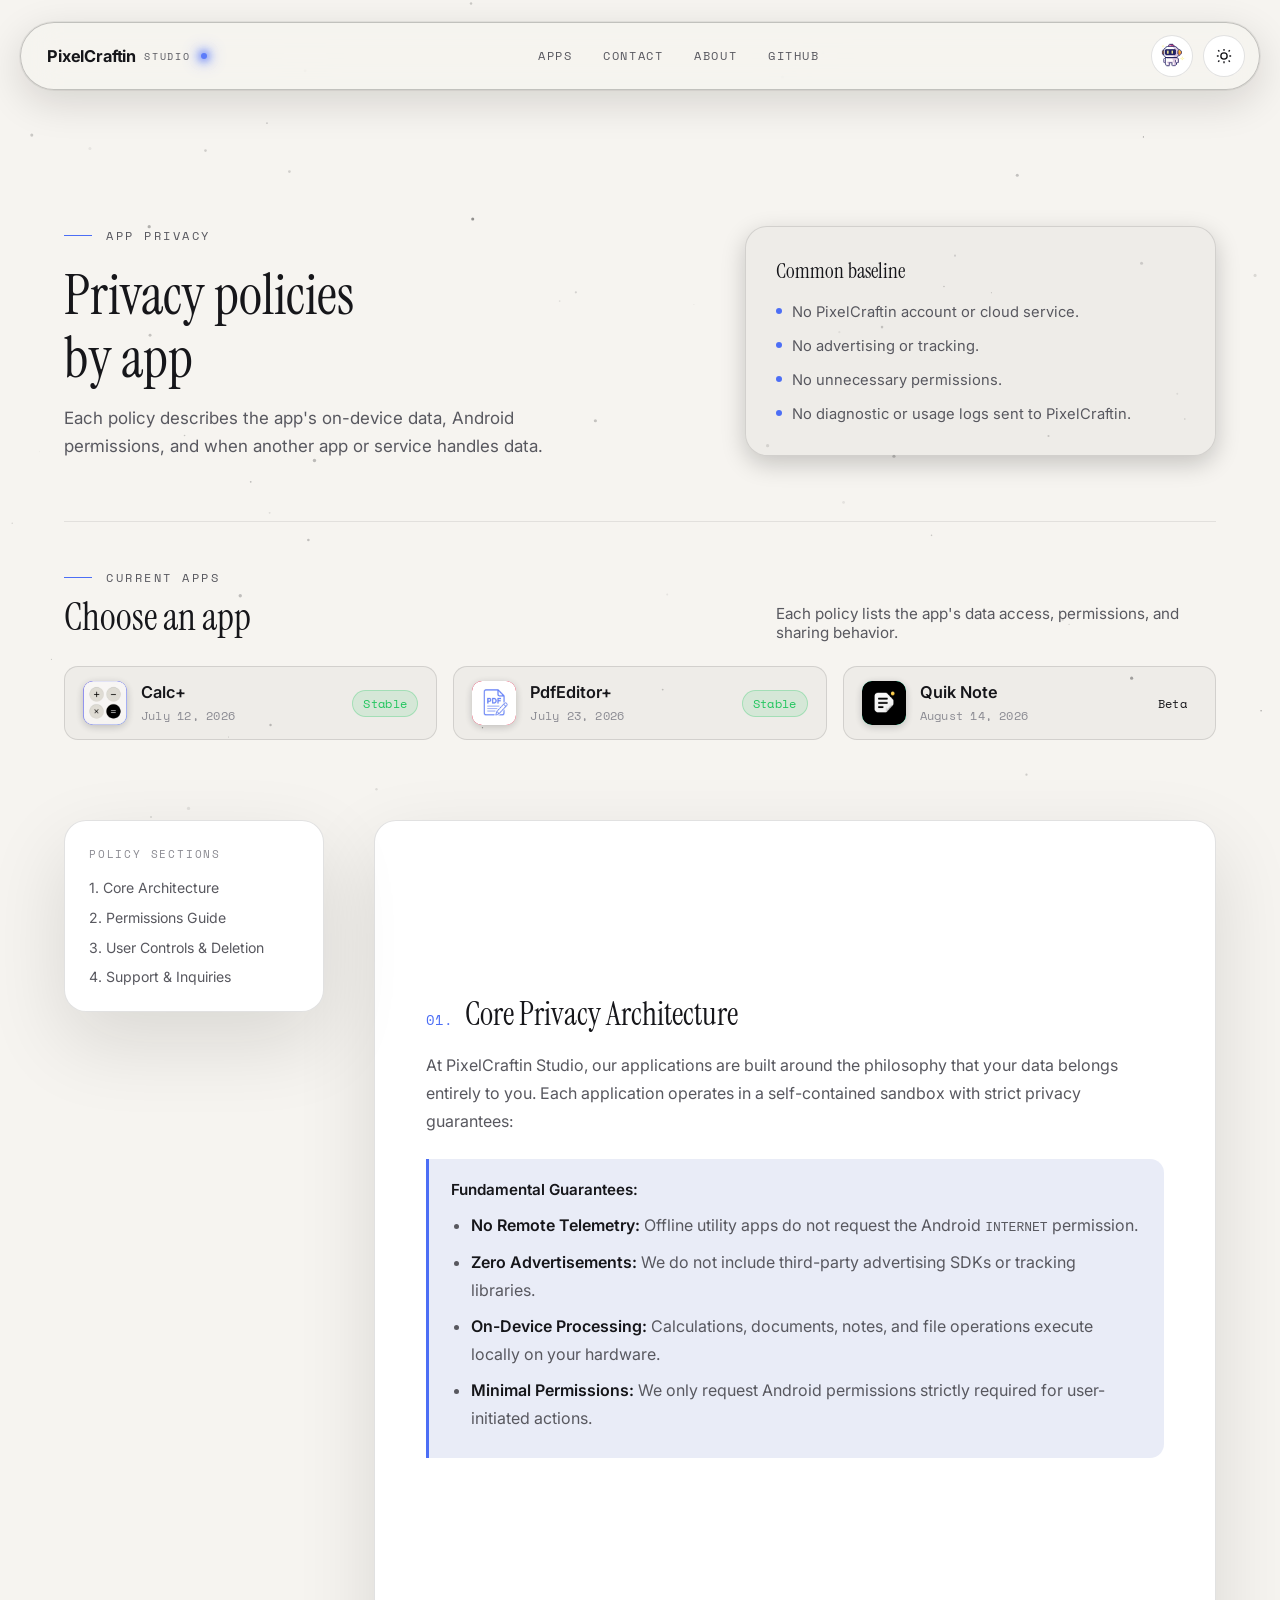
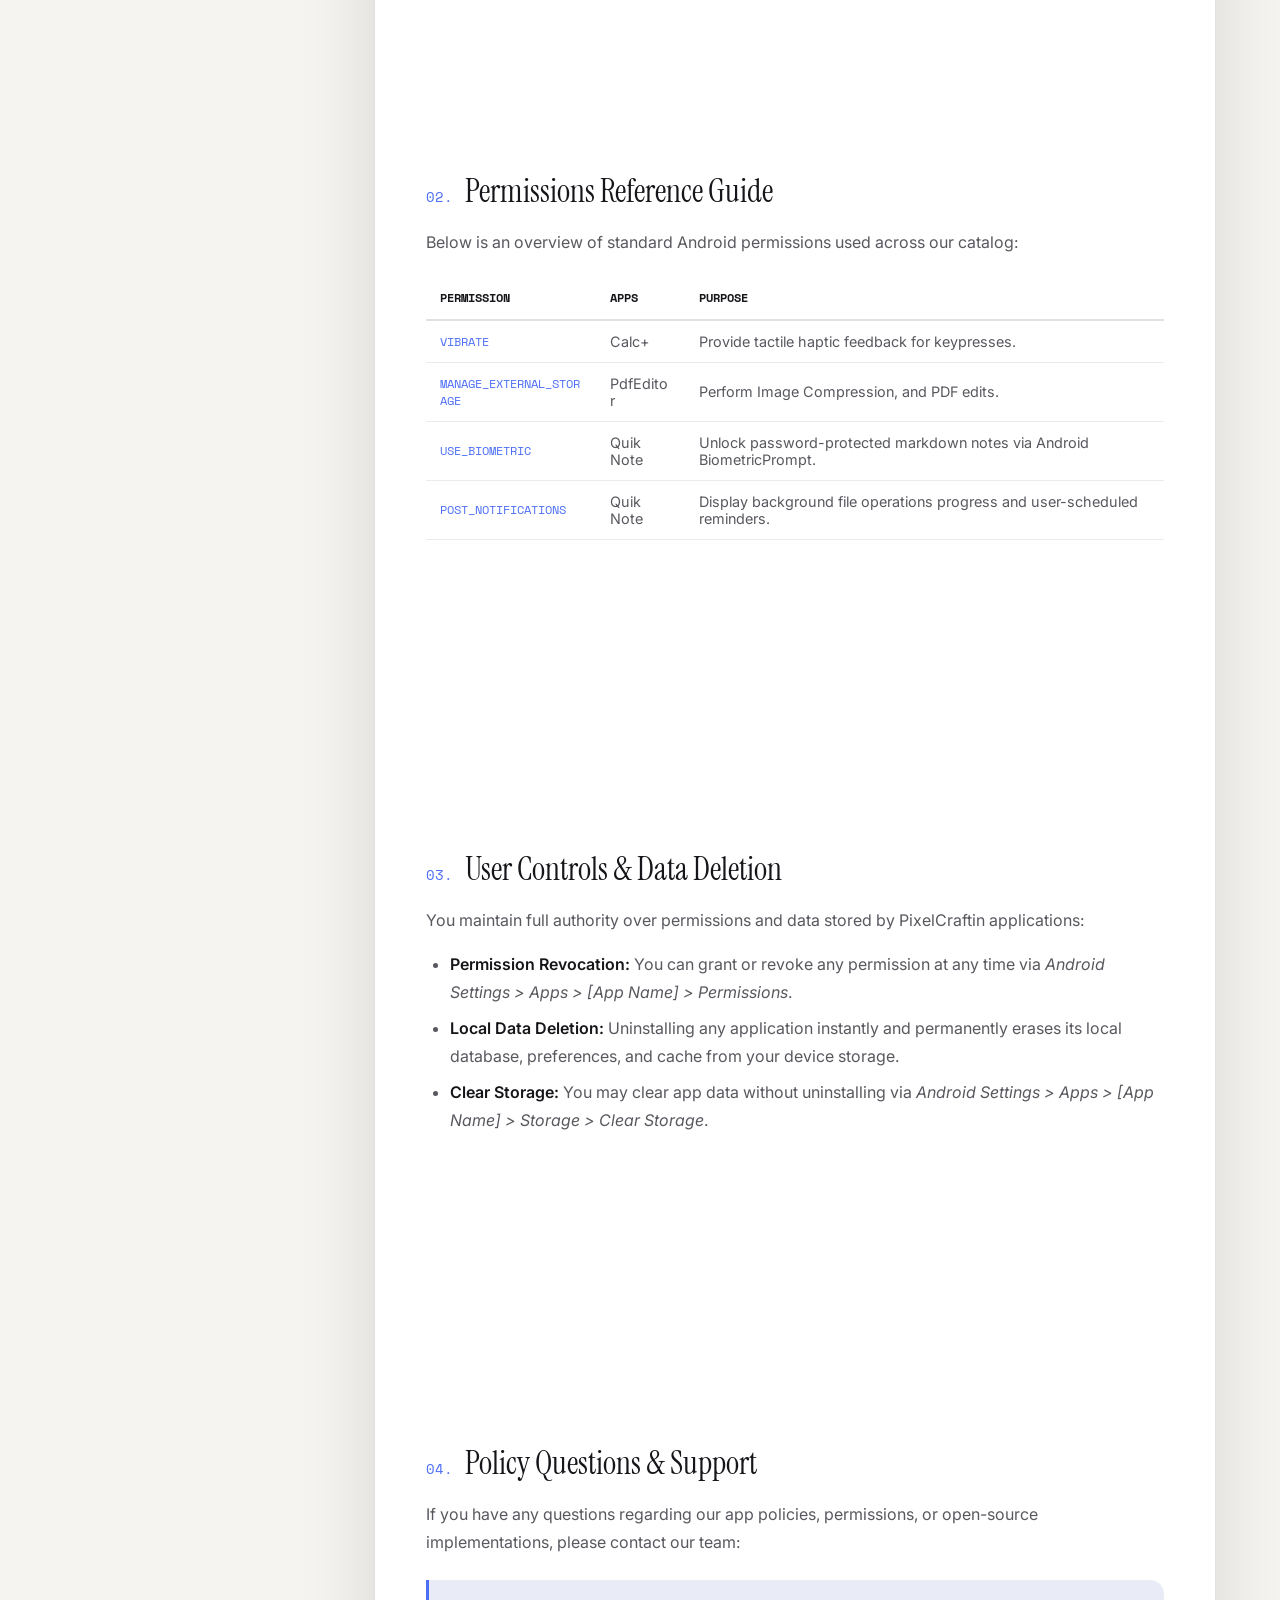
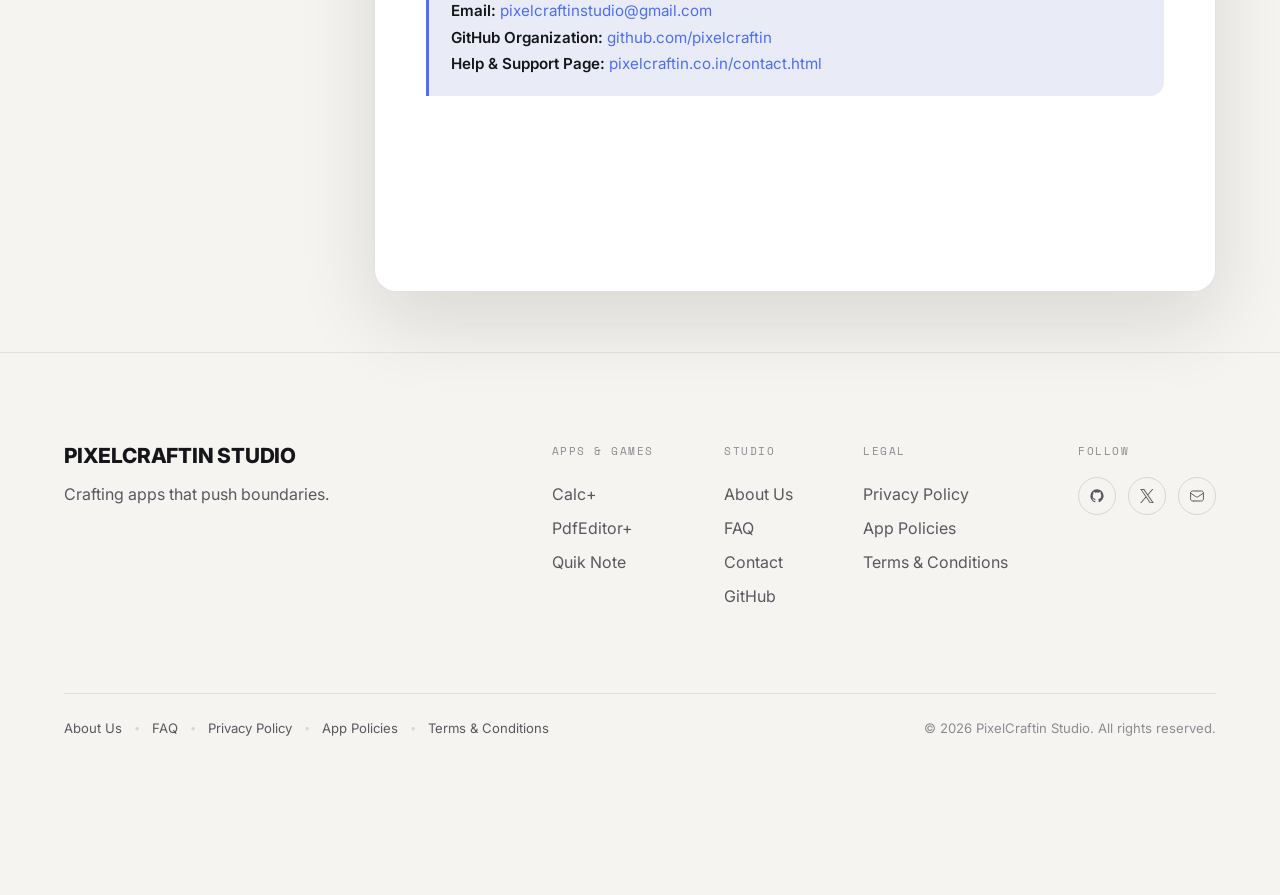
<file: policy.html>
<!DOCTYPE html>
<html lang="en" data-theme="dark">

<head>
  <meta charset="UTF-8">
  <meta name="viewport" content="width=device-width, initial-scale=1.0, maximum-scale=5.0">
  <title>App Policies — PixelCraftin Studio</title>
  <meta name="description"
    content="App-specific privacy policies covering local data, Android permissions, external services, and support information for PixelCraftin Studio apps.">
  <link rel="icon" type="image/png" sizes="32x32" href="favicon/favicon-32x32.png">
  <link rel="icon" type="image/png" sizes="16x16" href="favicon/favicon-16x16.png">
  <link rel="icon" type="image/png" sizes="48x48" href="favicon/favicon-48x48.png">
  <link rel="icon" type="image/png" sizes="96x96" href="favicon/favicon-96x96.png">
  <link rel="shortcut icon" href="favicon.ico">
  <link rel="apple-touch-icon" sizes="180x180" href="favicon/apple-touch-icon.png">
  <link rel="apple-touch-icon" href="apple-touch-icon.png">
  <link rel="manifest" href="favicon/site.webmanifest">
  <meta name="apple-mobile-web-app-capable" content="yes">
  <meta name="apple-mobile-web-app-status-bar-style" content="black-translucent">
  <meta name="apple-mobile-web-app-title" content="PixelCraftin">
  <meta name="theme-color" content="#0a0a0c">
  <link rel="stylesheet" href="css/style.css?v=2.4">
</head>

<body>
  <canvas id="starfield" aria-hidden="true"></canvas>

  <header class="site-header">
    <div class="capsule">
      <a class="brand" href="index.html">
        PixelCraftin
        <span>Studio</span>
      </a>
      <nav class="nav-links" data-nav>
        <a href="apps.html">Apps</a>
        <a href="contact.html">Contact</a>
        <a href="about.html">About</a>
        <a href="https://github.com/pixelcraftin" target="_blank" rel="noopener">GitHub</a>
      </nav>
      <div class="header-actions">
        <button class="robo-btn" data-robo-toggle aria-label="Open Robo">
          <img src="ROBO.webp" alt="Robo" class="robo-icon" width="32" height="32" style="width:32px;height:32px;object-fit:contain;background:transparent;">
        </button>
        <button class="theme-toggle" data-theme-toggle aria-label="Toggle color theme">
          <svg class="moon-icon" viewBox="0 0 24 24" fill="none" stroke="currentColor" stroke-width="1.8">
            <path d="M21 12.8A9 9 0 1 1 11.2 3 7 7 0 0 0 21 12.8Z" />
          </svg>
          <svg class="sun-icon" viewBox="0 0 24 24" fill="none" stroke="currentColor" stroke-width="1.8">
            <circle cx="12" cy="12" r="4.2" />
            <path
              d="M12 2.5v2.4M12 19.1v2.4M4.2 4.2l1.7 1.7M18.1 18.1l1.7 1.7M2.5 12h2.4M19.1 12h2.4M4.2 19.8l1.7-1.7M18.1 5.9l1.7-1.7" />
          </svg>
        </button>
        <button class="menu-btn" data-menu-toggle aria-label="Open menu" aria-expanded="false">
          <span></span><span></span><span></span>
        </button>
      </div>
    </div>
  </header>
  <nav class="mobile-panel" data-mobile-panel data-nav>
    <a href="apps.html">Apps</a>
    <a href="contact.html">Contact</a>
    <a href="about.html">About</a>
    <a href="https://github.com/pixelcraftin" target="_blank" rel="noopener">GitHub</a>
  </nav>

  <main class="page doc-page">
    <div class="wrap">

      <!-- Policy Hero with Common Baseline -->
      <div class="policy-hero-wrap">
        <div class="policy-hero-left">
          <span class="eyebrow rule">App Privacy</span>
          <h1>Privacy policies<br>by app</h1>
          <p>
            Each policy describes the app's on-device data, Android permissions, and when another app or service handles
            data.
          </p>
        </div>

        <div class="policy-baseline-card">
          <h3>Common baseline</h3>
          <ul class="policy-baseline-list">
            <li>No PixelCraftin account or cloud service.</li>
            <li>No advertising or tracking.</li>
            <li>No unnecessary permissions.</li>
            <li>No diagnostic or usage logs sent to PixelCraftin.</li>
          </ul>
        </div>
      </div>

      <div class="policy-divider"></div>

      <!-- Choose an App Section with Compact 3-Col Card Grid -->
      <section style="padding: 0 0 40px;">
        <div class="policy-choose-head">
          <div>
            <span class="eyebrow rule">Current Apps</span>
            <h2>Choose an app</h2>
          </div>
          <p>Each policy lists the app's data access, permissions, and sharing behavior.</p>
        </div>

        <div class="policy-app-grid">

          <!-- Calc+ -->
          <a class="policy-app-card" href="App Policy/calc-policy.html" id="calc-policy">
            <div class="policy-app-card-left">
              <div class="policy-app-card-icon" style="background: linear-gradient(135deg, #4f46e5, #5c7cfa);">
                <img src="icons/Calc+ icon.webp" alt="Calc+ Icon">
              </div>
              <div class="policy-app-card-meta">
                <h4>Calc+</h4>
                <span>July 12, 2026</span>
              </div>
            </div>
            <span class="policy-badge stable">Stable</span>
          </a>

          <!-- PdfEditor+ -->
          <a class="policy-app-card" href="App Policy/pdf-policy.html" id="pdf-policy">
            <div class="policy-app-card-left">
              <div class="policy-app-card-icon" style="background: linear-gradient(135deg, #e11d48, #f43f5e);">
                <img src="icons/PdfEditor+ icon.webp" alt="PdfEditor+ Icon">
              </div>
              <div class="policy-app-card-meta">
                <h4>PdfEditor+</h4>
                <span>July 23, 2026</span>
              </div>
            </div>
            <span class="policy-badge stable">Stable</span>
          </a>

          <!-- Quik Note -->
          <a class="policy-app-card" href="App Policy/notes-policy.html" id="notes-policy">
            <div class="policy-app-card-left">
              <div class="policy-app-card-icon" style="background: linear-gradient(135deg, #059669, #10b981);">
                <img src="icons/Quik Note icon.webp" alt="Quik Note Icon">
              </div>
              <div class="policy-app-card-meta">
                <h4>Quik Note</h4>
                <span>August 14, 2026</span>
              </div>
            </div>
            <span class="policy-badge Beta">Beta</span>
          </a>

        </div>
      </section>

      <!-- Standard Policy Sections -->
      <div class="doc-layout">

        <!-- Table of Contents Sidebar -->
        <aside class="doc-sidebar">
          <div class="doc-sidebar-title">Policy Sections</div>
          <nav class="doc-nav-list">
            <a href="#core-principles">1. Core Architecture</a>
            <a href="#permissions-guide">2. Permissions Guide</a>
            <a href="#user-controls">3. User Controls &amp; Deletion</a>
            <a href="#support">4. Support &amp; Inquiries</a>
          </nav>
        </aside>

        <!-- Document Content Body -->
        <div class="doc-body">

          <!-- 01. Core Principles -->
          <section class="doc-section" id="core-principles">
            <h2><span class="sec-num">01.</span> Core Privacy Architecture</h2>
            <p>
              At PixelCraftin Studio, our applications are built around the philosophy that your data belongs entirely
              to you. Each application operates in a self-contained sandbox with strict privacy guarantees:
            </p>
            <div class="doc-callout">
              <p><strong>Fundamental Guarantees:</strong></p>
              <ul style="margin: 8px 0 0; padding-left: 20px;">
                <li><strong>No Remote Telemetry:</strong> Offline utility apps do not request the Android
                  <code>INTERNET</code> permission.
                </li>
                <li><strong>Zero Advertisements:</strong> We do not include third-party advertising SDKs or tracking
                  libraries.</li>
                <li><strong>On-Device Processing:</strong> Calculations, documents, notes, and file operations execute
                  locally on your hardware.</li>
                <li><strong>Minimal Permissions:</strong> We only request Android permissions strictly required for
                  user-initiated actions.</li>
              </ul>
            </div>
          </section>

          <!-- 02. Permissions Reference Guide -->
          <section class="doc-section" id="permissions-guide">
            <h2><span class="sec-num">02.</span> Permissions Reference Guide</h2>
            <p>Below is an overview of standard Android permissions used across our catalog:</p>

            <div style="overflow-x:auto; margin: 20px 0;">
              <table style="width:100%; border-collapse:collapse; font-size:.9rem; text-align:left;">
                <thead>
                  <tr style="border-bottom:2px solid var(--border); color:var(--text);">
                    <th
                      style="padding:12px 14px; font-family:var(--font-mono); font-size:.78rem; text-transform:uppercase;">
                      Permission</th>
                    <th
                      style="padding:12px 14px; font-family:var(--font-mono); font-size:.78rem; text-transform:uppercase;">
                      Apps</th>
                    <th
                      style="padding:12px 14px; font-family:var(--font-mono); font-size:.78rem; text-transform:uppercase;">
                      Purpose</th>
                  </tr>
                </thead>
                <tbody style="color:var(--text-muted);">
                  <tr style="border-bottom:1px solid var(--border-soft);">
                    <td style="padding:12px 14px; font-family:var(--font-mono); font-size:.75rem; color:var(--accent);">
                      VIBRATE</td>
                    <td style="padding:12px 14px;">Calc+</td>
                    <td style="padding:12px 14px;">Provide tactile haptic feedback for keypresses.</td>
                  </tr>
                  <tr style="border-bottom:1px solid var(--border-soft);">
                    <td style="padding:12px 14px; font-family:var(--font-mono); font-size:.75rem; color:var(--accent);">
                      MANAGE_EXTERNAL_STORAGE</td>
                    <td style="padding:12px 14px;">PdfEditor</td>
                    <td style="padding:12px 14px;">Perform Image Compression, and PDF
                      edits.</td>
                  </tr>
                  <tr style="border-bottom:1px solid var(--border-soft);">
                    <td style="padding:12px 14px; font-family:var(--font-mono); font-size:.75rem; color:var(--accent);">
                      USE_BIOMETRIC</td>
                    <td style="padding:12px 14px;">Quik Note</td>
                    <td style="padding:12px 14px;">Unlock password-protected markdown notes via Android BiometricPrompt.
                    </td>
                  </tr>

                  <tr style="border-bottom:1px solid var(--border-soft);">
                    <td style="padding:12px 14px; font-family:var(--font-mono); font-size:.75rem; color:var(--accent);">
                      POST_NOTIFICATIONS</td>
                    <td style="padding:12px 14px;">Quik Note</td>
                    <td style="padding:12px 14px;">Display background file operations progress and user-scheduled
                      reminders.</td>
                  </tr>
                </tbody>
              </table>
            </div>
          </section>

          <!-- 03. User Controls & Deletion -->
          <section class="doc-section" id="user-controls">
            <h2><span class="sec-num">03.</span> User Controls &amp; Data Deletion</h2>
            <p>
              You maintain full authority over permissions and data stored by PixelCraftin applications:
            </p>
            <ul>
              <li><strong>Permission Revocation:</strong> You can grant or revoke any permission at any time via
                <em>Android Settings &gt; Apps &gt; [App Name] &gt; Permissions</em>.
              </li>
              <li><strong>Local Data Deletion:</strong> Uninstalling any application instantly and permanently erases
                its local database, preferences, and cache from your device storage.</li>
              <li><strong>Clear Storage:</strong> You may clear app data without uninstalling via <em>Android Settings
                  &gt; Apps &gt; [App Name] &gt; Storage &gt; Clear Storage</em>.</li>
            </ul>
          </section>

          <!-- 04. Support & Contact -->
          <section class="doc-section" id="support">
            <h2><span class="sec-num">04.</span> Policy Questions &amp; Support</h2>
            <p>
              If you have any questions regarding our app policies, permissions, or open-source implementations, please
              contact our team:
            </p>
            <div class="doc-callout">
              <p><strong>Email:</strong> <a href="mailto:pixelcraftinstudio@gmail.com"
                  style="color:var(--accent);">pixelcraftinstudio@gmail.com</a></p>
              <p><strong>GitHub Organization:</strong> <a href="https://github.com/pixelcraftin" target="_blank"
                  rel="noopener" style="color:var(--accent);">github.com/pixelcraftin</a></p>
              <p><strong>Help &amp; Support Page:</strong> <a href="contact.html"
                  style="color:var(--accent);">pixelcraftin.co.in/contact.html</a></p>
            </div>
          </section>

        </div>
      </div>

    </div>
  <footer>
    <div class="wrap">
      <div class="footer-top">
        <div class="footer-brand">
          <h3>PIXELCRAFTIN STUDIO</h3>
          <p>Crafting apps that push boundaries.</p>
        </div>
        <div class="footer-cols">
          <div class="footer-col">
            <span class="h">Apps &amp; Games</span>
            <a href="apps.html#calc">Calc+</a>
            <a href="apps.html#pdf">PdfEditor+</a>
            <a href="apps.html#notes">Quik Note</a>
          </div>
          <div class="footer-col">
            <span class="h">Studio</span>
            <a href="about.html">About Us</a>
            <a href="faq.html">FAQ</a>
            <a href="contact.html">Contact</a>
            <a href="https://github.com/pixelcraftin" target="_blank" rel="noopener">GitHub</a>
          </div>
          <div class="footer-col">
            <span class="h">Legal</span>
            <a href="privacy.html">Privacy Policy</a>
            <a href="policy.html" class="active">App Policies</a>
            <a href="terms.html">Terms &amp; Conditions</a>
          </div>
          <div class="footer-col">
            <span class="h">Follow</span>
            <div class="footer-social">
              <a href="https://github.com/pixelcraftin" target="_blank" rel="noopener" aria-label="GitHub"><svg
                  viewBox="0 0 24 24" fill="currentColor">
                  <path
                    d="M12 2A10 10 0 0 0 2 12c0 4.42 2.87 8.17 6.84 9.5.5.08.66-.23.66-.5v-1.69c-2.77.6-3.36-1.34-3.36-1.34-.46-1.16-1.11-1.47-1.11-1.47-.91-.62.07-.6.07-.6 1 .07 1.53 1.03 1.53 1.03.87 1.52 2.34 1.07 2.91.83.1-.65.35-1.09.63-1.34-2.22-.25-4.55-1.11-4.55-4.92 0-1.11.38-2 1.03-2.71-.1-.25-.45-1.29.1-2.64 0 0 .84-.27 2.75 1.02.79-.22 1.65-.33 2.5-.33.85 0 1.71.11 2.5.33 1.91-1.29 2.75-1.02 2.75-1.02.55 1.35.2 2.39.1 2.64.65.71 1.03 1.6 1.03 2.71 0 3.82-2.34 4.66-4.57 4.91.36.31.69.92.69 1.85V21c0 .27.16.59.67.5C19.14 20.16 22 14.42 22 12A10 10 0 0 0 12 2z" />
                </svg></a>
              <a href="https://twitter.com/CraftinPixel" target="_blank" rel="noopener" aria-label="X / Twitter"><svg
                  xmlns="http://www.w3.org/2000/svg" width="1em" height="1em" viewBox="0 0 16 16">
                  <title xmlns="">twitter</title>
                  <path fill="currentColor"
                    d="M9.294 6.928L14.357 1h-1.2L8.762 6.147L5.25 1H1.2l5.31 7.784L1.2 15h1.2l4.642-5.436L10.751 15h4.05zM7.651 8.852l-.538-.775L2.832 1.91h1.843l3.454 4.977l.538.775l4.491 6.47h-1.843z" />
                </svg></a>
              <a href="mailto:pixelcraftinstudio@gmail.com" aria-label="Email">
                <svg xmlns="http://www.w3.org/2000/svg" width="1em" height="1em" viewBox="0 0 24 24">
                  <title xmlns="">mail</title>
                  <path fill="none" stroke="currentColor" stroke-linecap="round" stroke-linejoin="round"
                    stroke-width="1.5"
                    d="m2.357 7.714l6.98 4.654c.963.641 1.444.962 1.964 1.087c.46.11.939.11 1.398 0c.52-.125 1.001-.446 1.964-1.087l6.98-4.654M7.157 19.5h9.686c1.68 0 2.52 0 3.162-.327a3 3 0 0 0 1.31-1.311c.328-.642.328-1.482.328-3.162V9.3c0-1.68 0-2.52-.327-3.162a3 3 0 0 0-1.311-1.311c-.642-.327-1.482-.327-3.162-.327H7.157c-1.68 0-2.52 0-3.162.327a3 3 0 0 0-1.31 1.311c-.328.642-.328 1.482-.328 3.162v5.4c0 1.68 0 2.52.327 3.162a3 3 0 0 0 1.311 1.311c.642.327 1.482.327 3.162.327" />
                </svg></a>
            </div>
          </div>
        </div>
      </div>
      <div class="footer-bottom">
        <div class="footer-bottom-links">
          <a href="about.html">About Us</a>
          <span class="sep">•</span>
          <a href="faq.html">FAQ</a>
          <span class="sep">•</span>
          <a href="privacy.html">Privacy Policy</a>
          <span class="sep">•</span>
          <a href="policy.html">App Policies</a>
          <span class="sep">•</span>
          <a href="terms.html">Terms &amp; Conditions</a>
        </div>
        <div>© 2026 PixelCraftin Studio. All rights reserved.</div>
      </div>
    </div>
  </footer>

  <script src="js/script.js?v=2.5"></script>
</body>

</html>
</file>
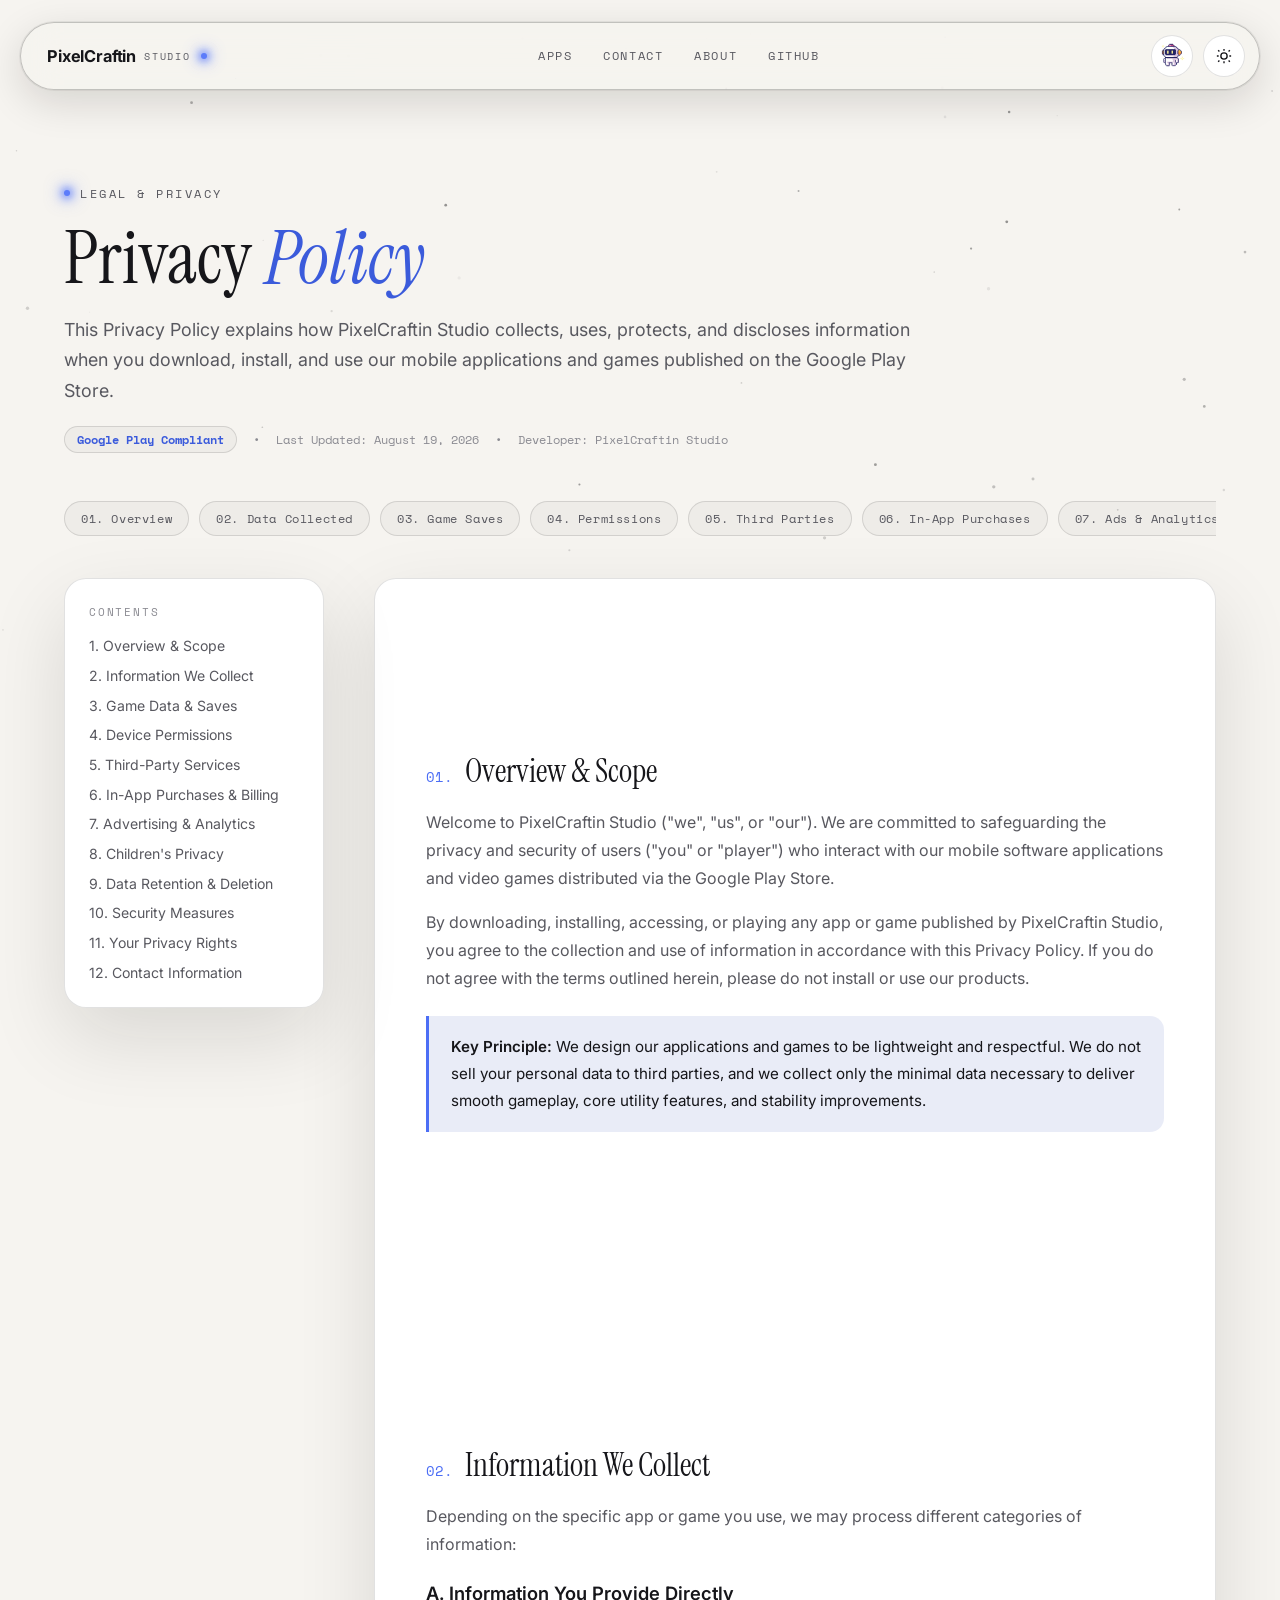
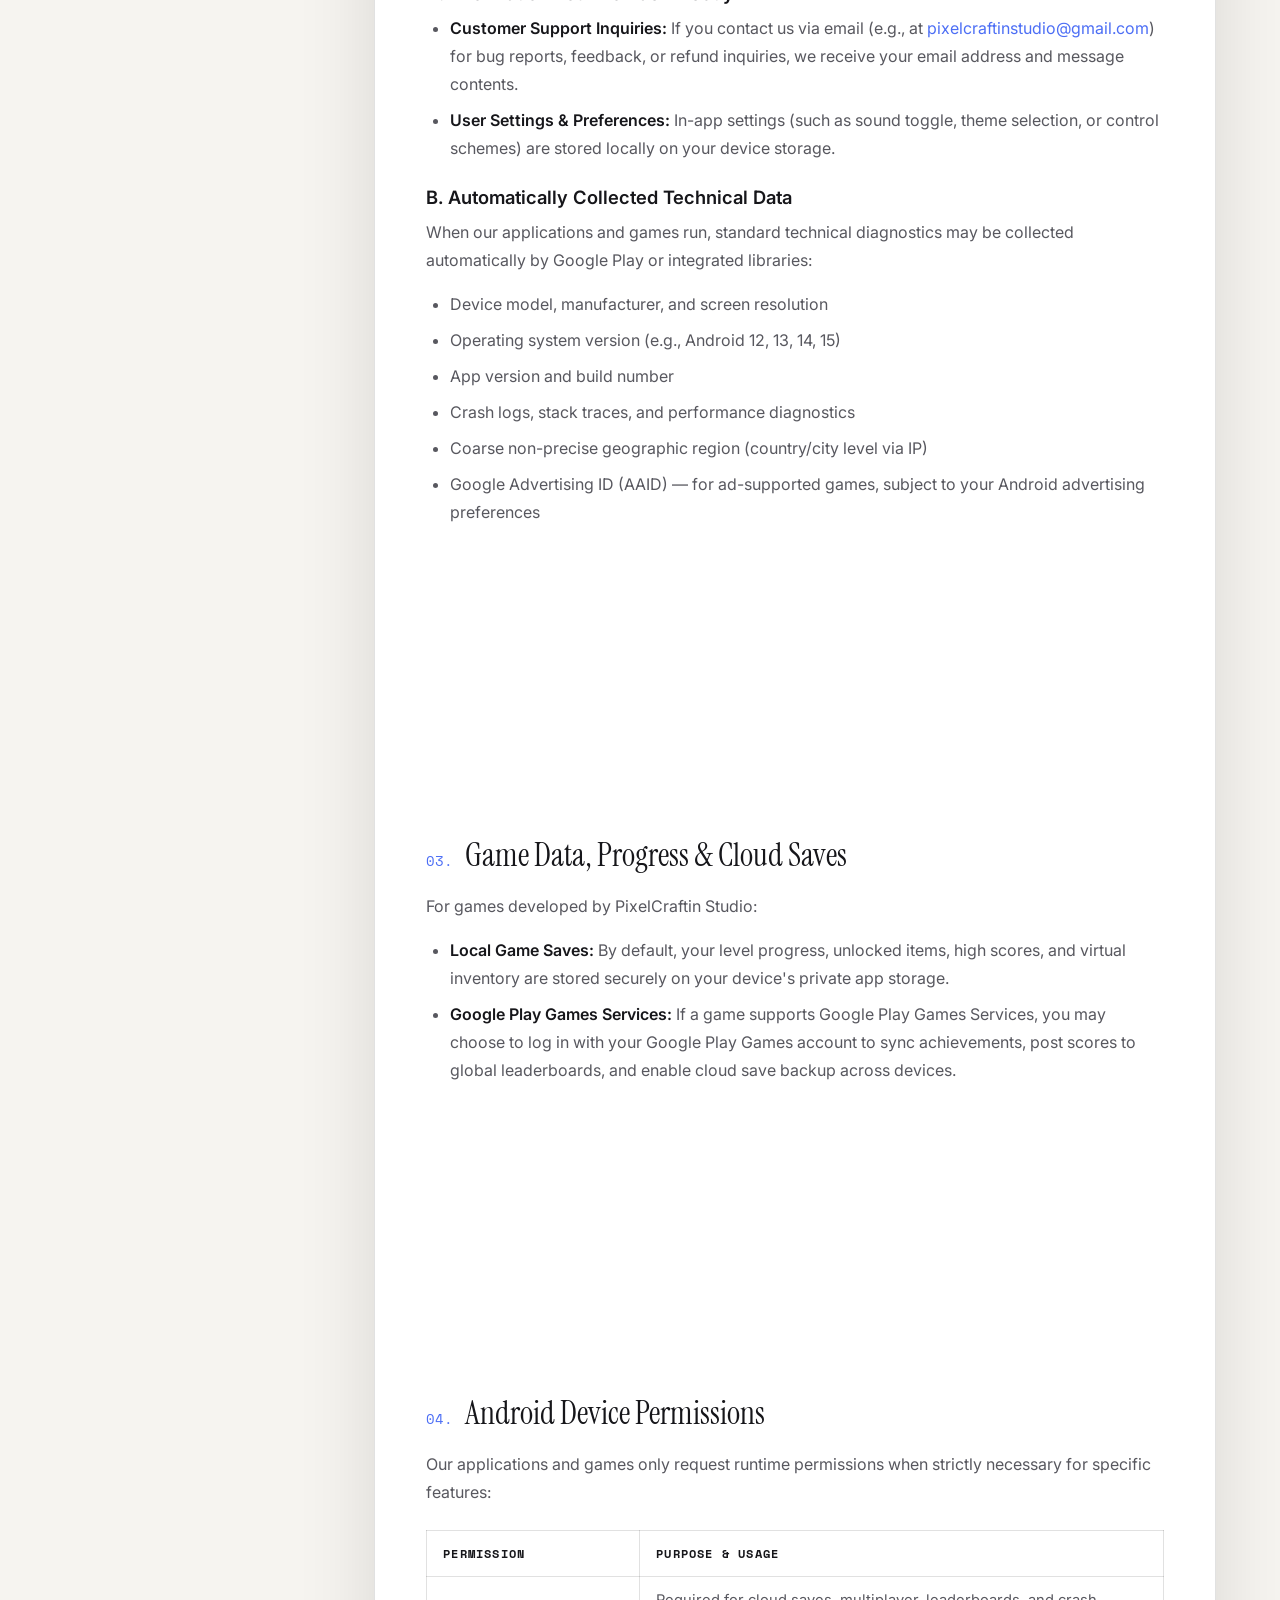
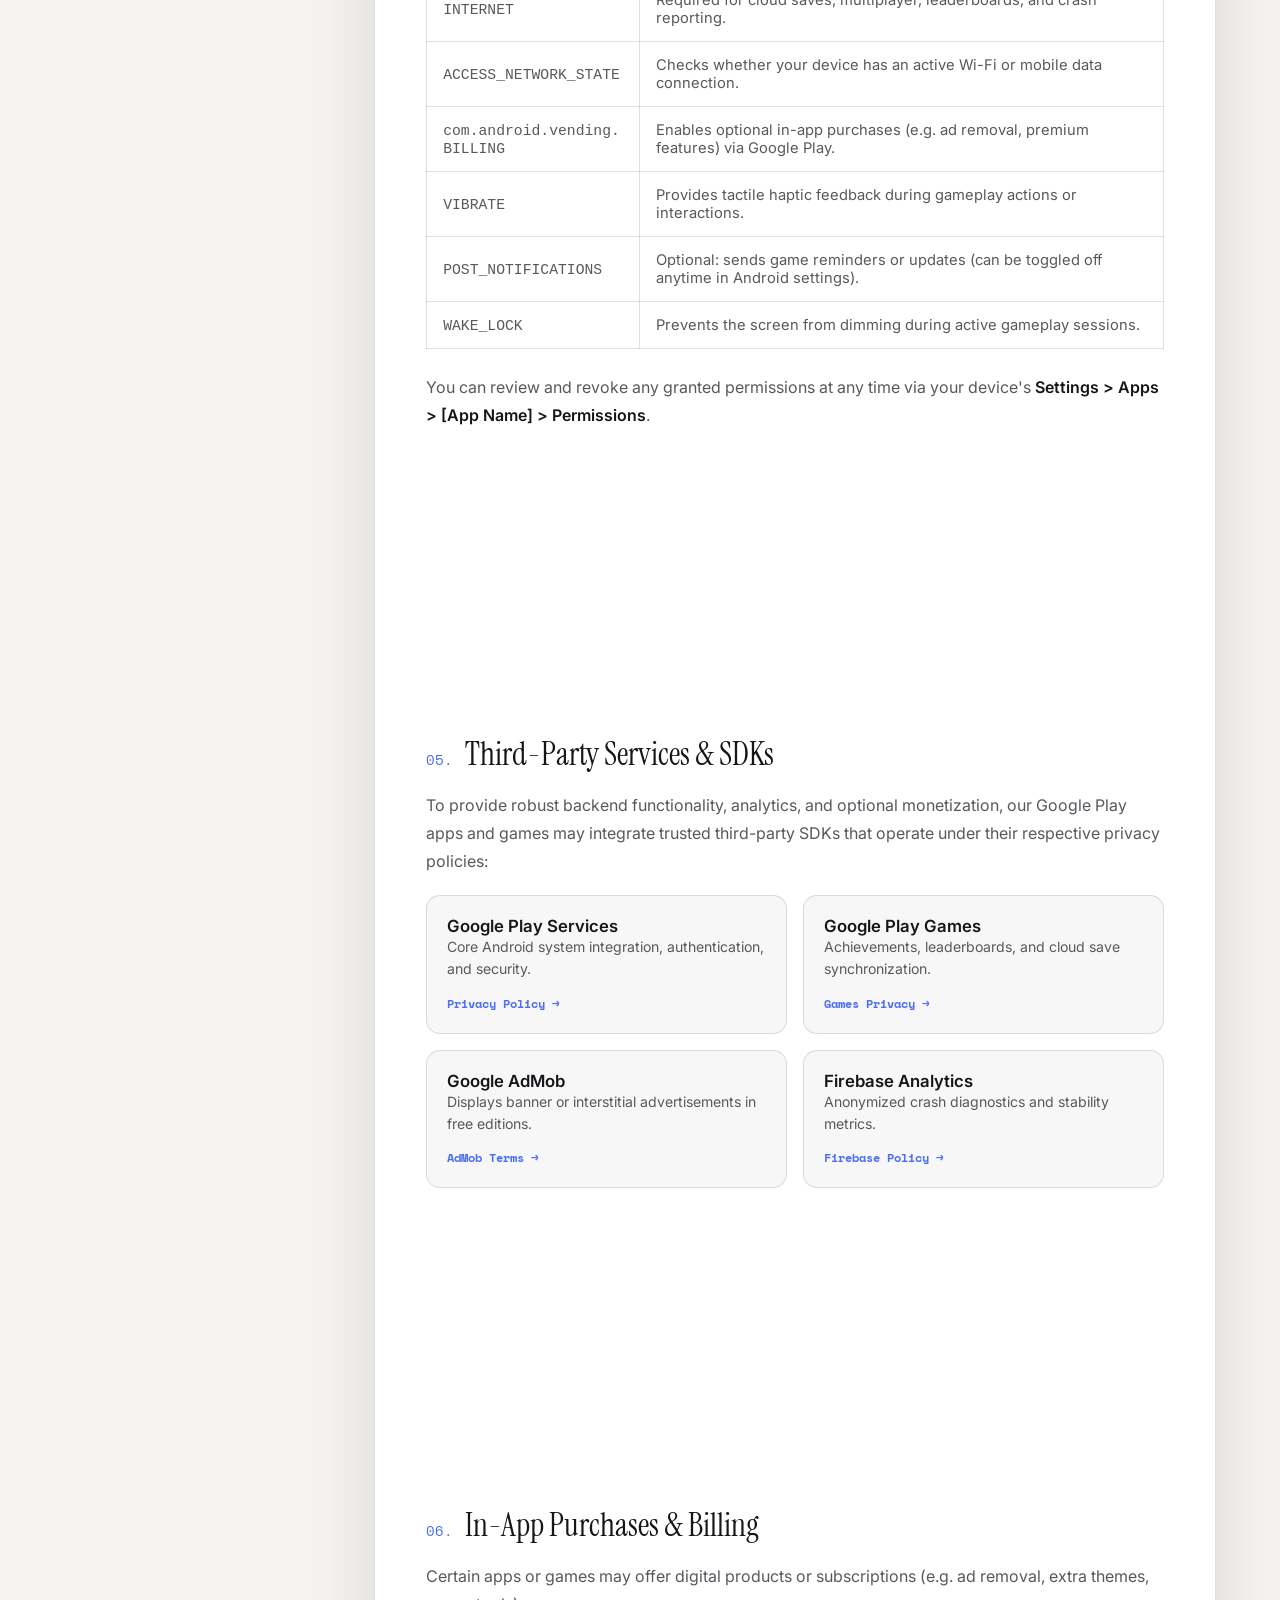
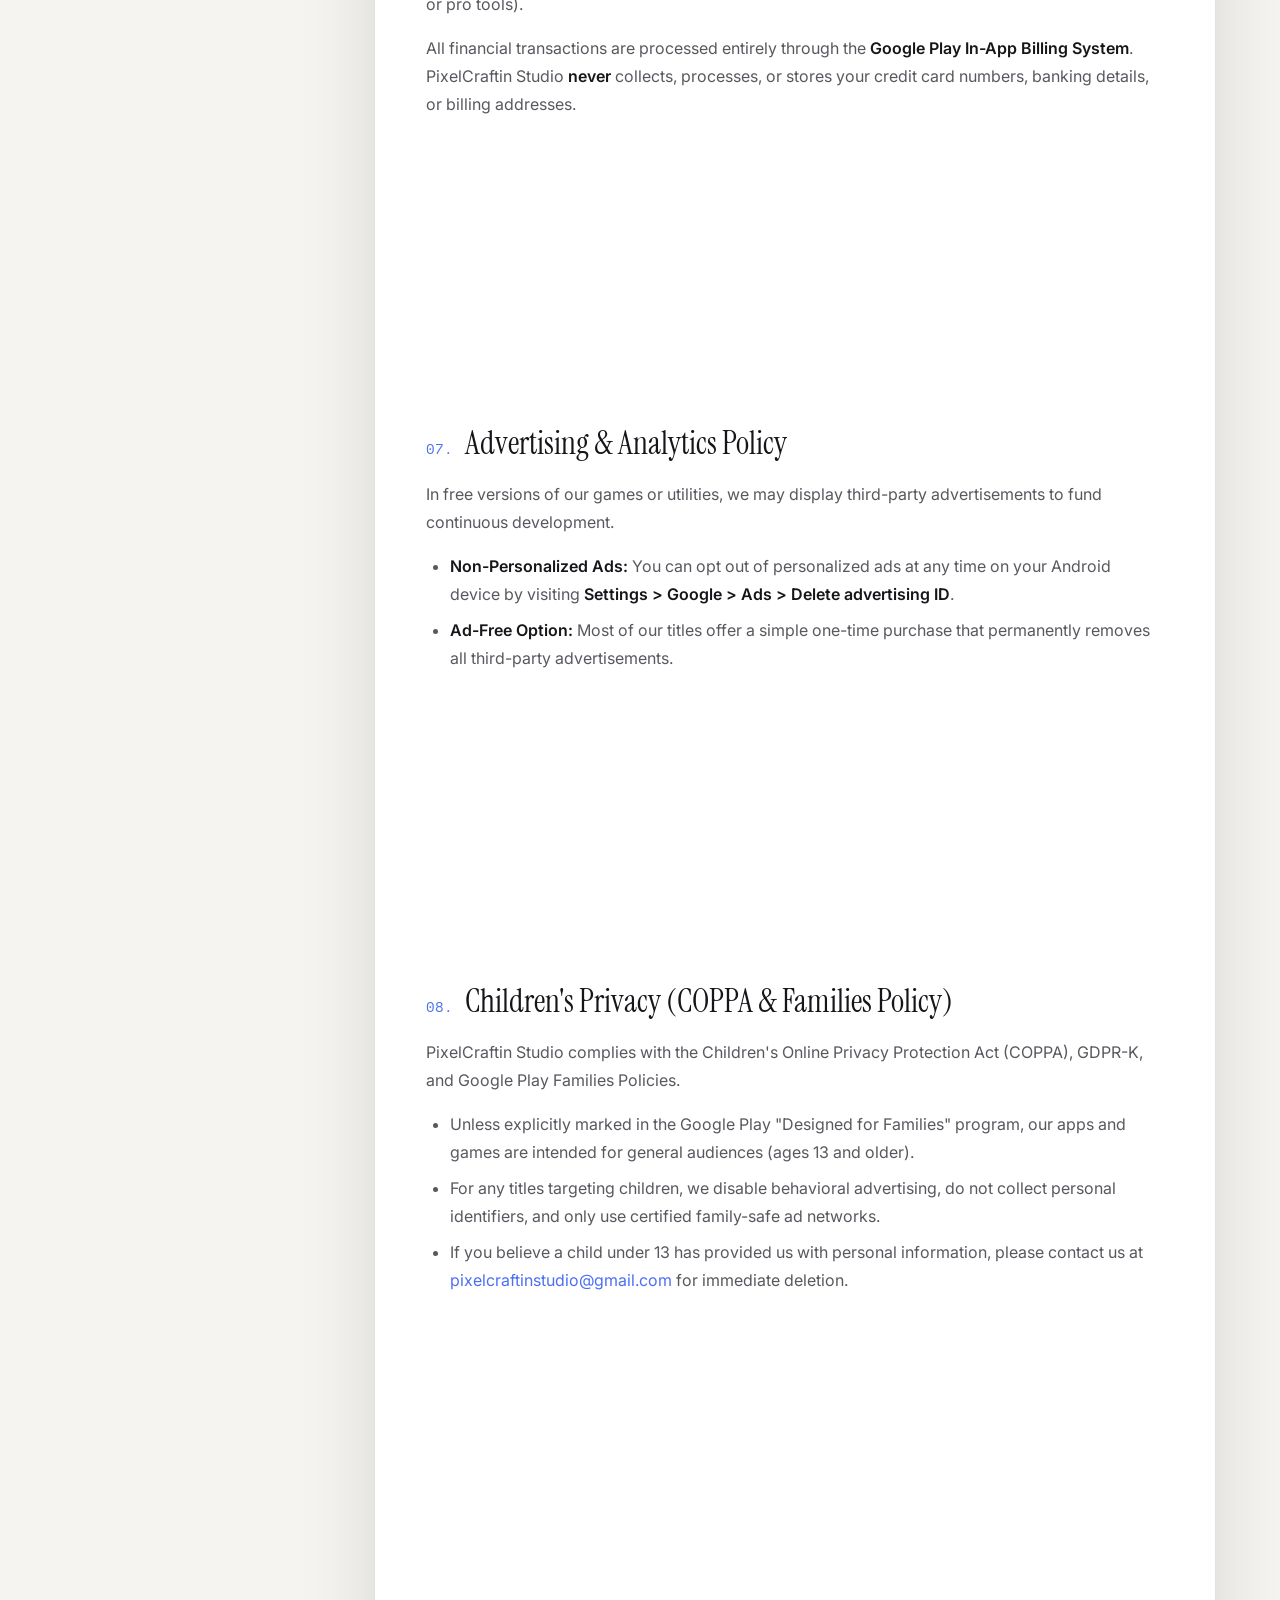
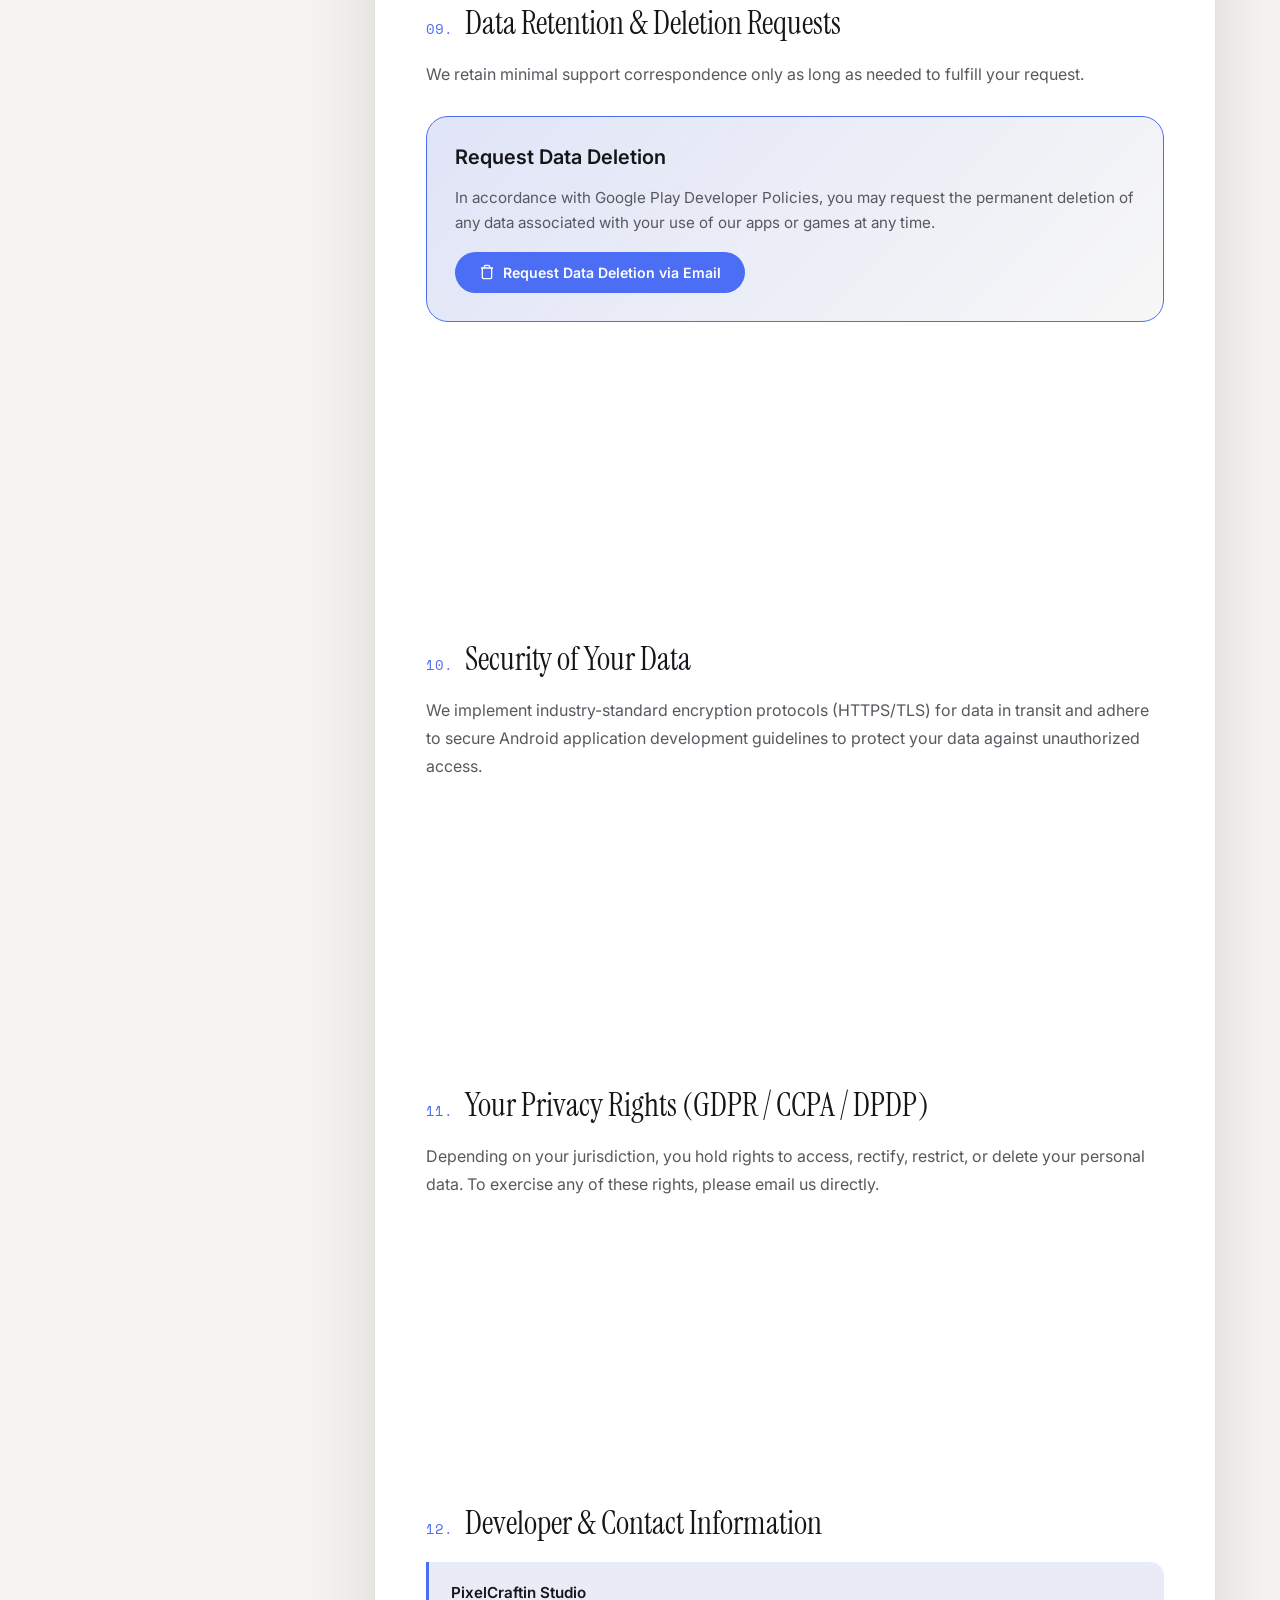
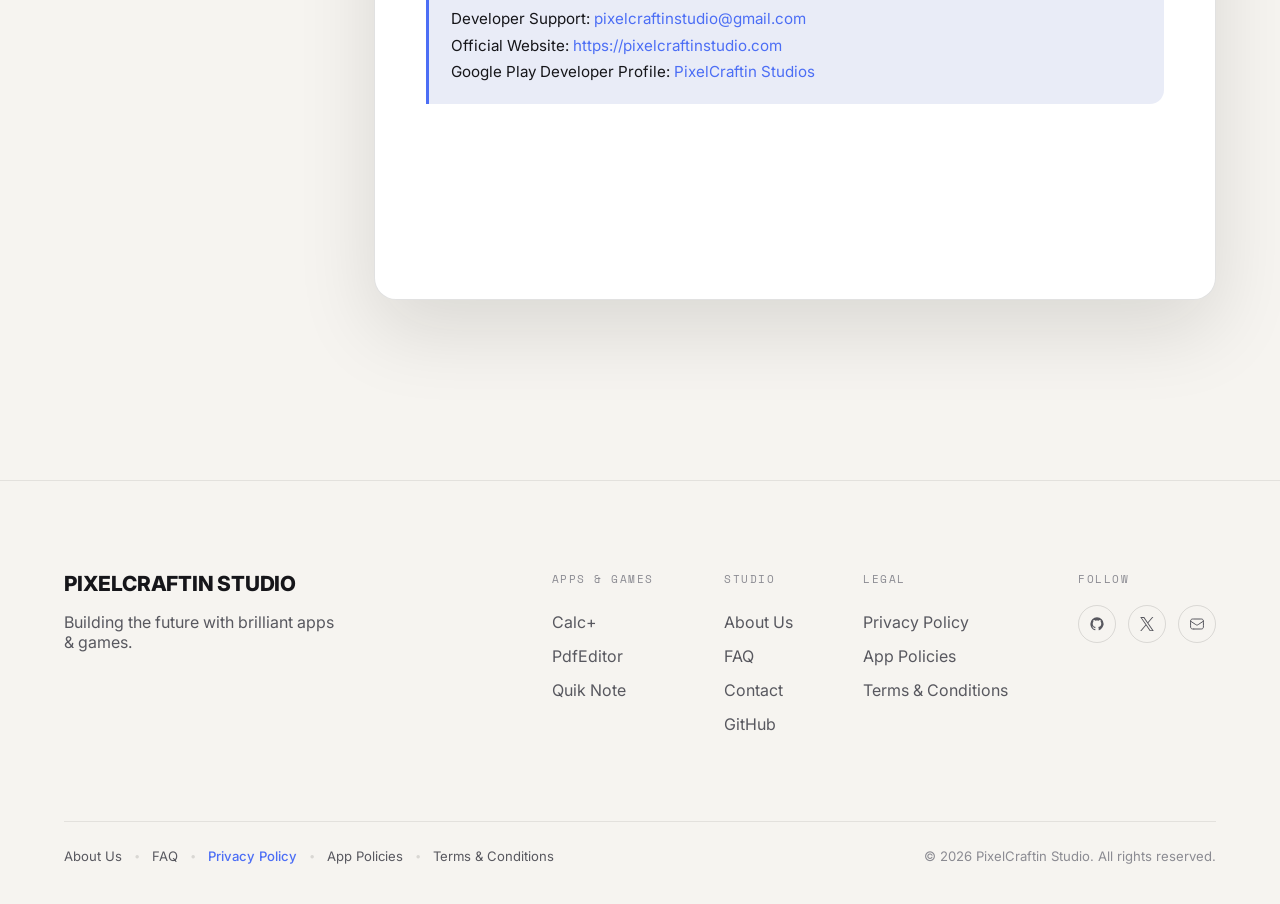
<file: privacy.html>
<!DOCTYPE html>
<html lang="en" data-theme="dark">

<head>
  <meta charset="UTF-8">
  <meta name="viewport" content="width=device-width, initial-scale=1.0, maximum-scale=5.0">
  <title>Privacy Policy — PixelCraftin Studio</title>
  <meta name="description"
    content="Privacy Policy for mobile applications and games published on Google Play Store by PixelCraftin Studio.">
  <link rel="icon" type="image/png" sizes="32x32" href="favicon/favicon-32x32.png">
  <link rel="icon" type="image/png" sizes="16x16" href="favicon/favicon-16x16.png">
  <link rel="icon" type="image/png" sizes="48x48" href="favicon/favicon-48x48.png">
  <link rel="icon" type="image/png" sizes="96x96" href="favicon/favicon-96x96.png">
  <link rel="shortcut icon" href="favicon.ico">
  <link rel="apple-touch-icon" sizes="180x180" href="favicon/apple-touch-icon.png">
  <link rel="apple-touch-icon" href="apple-touch-icon.png">
  <link rel="manifest" href="favicon/site.webmanifest">
  <meta name="apple-mobile-web-app-capable" content="yes">
  <meta name="apple-mobile-web-app-status-bar-style" content="black-translucent">
  <meta name="apple-mobile-web-app-title" content="PixelCraftin">
  <meta name="theme-color" content="#0a0a0c">
  <link rel="stylesheet" href="css/style.css?v=2.4">
</head>

<body>
  <canvas id="starfield" aria-hidden="true"></canvas>

  <header class="site-header">
    <div class="capsule">
      <a class="brand" href="index.html">
        PixelCraftin
        <span>Studio</span>
      </a>
      <nav class="nav-links" data-nav>
        <a href="apps.html">Apps</a>
        <a href="contact.html">Contact</a>
        <a href="about.html">About</a>
        <a href="https://github.com/pixelcraftin" target="_blank" rel="noopener">GitHub</a>
      </nav>
      <div class="header-actions">
        <button class="robo-btn" data-robo-toggle aria-label="Open Robo">
          <img src="ROBO.webp" alt="Robo" class="robo-icon" width="32" height="32" style="width:32px;height:32px;object-fit:contain;background:transparent;">
        </button>
        <button class="theme-toggle" data-theme-toggle aria-label="Toggle color theme">
          <svg class="moon-icon" viewBox="0 0 24 24" fill="none" stroke="currentColor" stroke-width="1.8">
            <path d="M21 12.8A9 9 0 1 1 11.2 3 7 7 0 0 0 21 12.8Z" />
          </svg>
          <svg class="sun-icon" viewBox="0 0 24 24" fill="none" stroke="currentColor" stroke-width="1.8">
            <circle cx="12" cy="12" r="4.2" />
            <path
              d="M12 2.5v2.4M12 19.1v2.4M4.2 4.2l1.7 1.7M18.1 18.1l1.7 1.7M2.5 12h2.4M19.1 12h2.4M4.2 19.8l1.7-1.7M18.1 5.9l1.7-1.7" />
          </svg>
        </button>
        <button class="menu-btn" data-menu-toggle aria-label="Open menu" aria-expanded="false">
          <span></span><span></span><span></span>
        </button>
      </div>
    </div>
  </header>

  <nav class="mobile-panel" data-mobile-panel data-nav>
    <a href="apps.html">Apps</a>
    <a href="contact.html">Contact</a>
    <a href="about.html">About</a>
    <a href="https://github.com/pixelcraftin" target="_blank" rel="noopener">GitHub</a>
  </nav>

  <main class="page doc-page">
    <div class="wrap">

      <div class="doc-hero">
        <span class="eyebrow">Legal &amp; Privacy</span>
        <h1>Privacy <em>Policy</em></h1>
        <p class="sub" style="margin: 18px 0 0; color: var(--text-muted); font-size: 1.12rem; line-height: 1.7;">
          This Privacy Policy explains how PixelCraftin Studio collects, uses, protects, and discloses information when
          you download, install, and use our mobile applications and games published on the Google Play Store.
        </p>
        <div class="doc-meta">
          <span class="doc-badge">Google Play Compliant</span>
          <span>•</span>
          <span>Last Updated: August 19, 2026</span>
          <span>•</span>
          <span>Developer: PixelCraftin Studio</span>
        </div>
      </div>

      <!-- Quick Category Jump Pills for Mobile & Tablet -->
      <div class="doc-quick-nav">
        <a class="doc-quick-pill" href="#overview">01. Overview</a>
        <a class="doc-quick-pill" href="#information-collected">02. Data Collected</a>
        <a class="doc-quick-pill" href="#gameplay-data">03. Game Saves</a>
        <a class="doc-quick-pill" href="#permissions">04. Permissions</a>
        <a class="doc-quick-pill" href="#third-party-services">05. Third Parties</a>
        <a class="doc-quick-pill" href="#in-app-purchases">06. In-App Purchases</a>
        <a class="doc-quick-pill" href="#ads-analytics">07. Ads &amp; Analytics</a>
        <a class="doc-quick-pill" href="#children-privacy">08. Children Privacy</a>
        <a class="doc-quick-pill" href="#data-retention">09. Data Deletion</a>
        <a class="doc-quick-pill" href="#your-rights">10. User Rights</a>
        <a class="doc-quick-pill" href="#contact-us">11. Contact</a>
      </div>

      <div class="doc-layout">

        <!-- Table of Contents Sticky Sidebar -->
        <aside class="doc-sidebar">
          <div class="doc-sidebar-title">Contents</div>
          <nav class="doc-nav-list">
            <a href="#overview">1. Overview &amp; Scope</a>
            <a href="#information-collected">2. Information We Collect</a>
            <a href="#gameplay-data">3. Game Data &amp; Saves</a>
            <a href="#permissions">4. Device Permissions</a>
            <a href="#third-party-services">5. Third-Party Services</a>
            <a href="#in-app-purchases">6. In-App Purchases &amp; Billing</a>
            <a href="#ads-analytics">7. Advertising &amp; Analytics</a>
            <a href="#children-privacy">8. Children's Privacy</a>
            <a href="#data-retention">9. Data Retention &amp; Deletion</a>
            <a href="#security">10. Security Measures</a>
            <a href="#your-rights">11. Your Privacy Rights</a>
            <a href="#contact-us">12. Contact Information</a>
          </nav>
        </aside>

        <!-- Document Content Body -->
        <div class="doc-body">

          <section class="doc-section" id="overview">
            <h2><span class="sec-num">01.</span> Overview &amp; Scope</h2>
            <p>
              Welcome to PixelCraftin Studio ("we", "us", or "our"). We are committed to safeguarding the privacy and
              security of users ("you" or "player") who interact with our mobile software applications and video games
              distributed via the Google Play Store.
            </p>
            <p>
              By downloading, installing, accessing, or playing any app or game published by PixelCraftin Studio, you
              agree to the collection and use of information in accordance with this Privacy Policy. If you do not agree
              with the terms outlined herein, please do not install or use our products.
            </p>
            <div class="doc-callout">
              <p><strong>Key Principle:</strong> We design our applications and games to be lightweight and respectful.
                We do not sell your personal data to third parties, and we collect only the minimal data necessary to
                deliver smooth gameplay, core utility features, and stability improvements.</p>
            </div>
          </section>

          <section class="doc-section" id="information-collected">
            <h2><span class="sec-num">02.</span> Information We Collect</h2>
            <p>Depending on the specific app or game you use, we may process different categories of information:</p>

            <h3>A. Information You Provide Directly</h3>
            <ul>
              <li><strong>Customer Support Inquiries:</strong> If you contact us via email (e.g., at <a
                  href="mailto:pixelcraftinstudio@gmail.com"
                  style="color:var(--accent);">pixelcraftinstudio@gmail.com</a>) for bug reports, feedback, or refund
                inquiries, we receive your email address and message contents.</li>
              <li><strong>User Settings &amp; Preferences:</strong> In-app settings (such as sound toggle, theme
                selection, or control schemes) are stored locally on your device storage.</li>
            </ul>

            <h3>B. Automatically Collected Technical Data</h3>
            <p>When our applications and games run, standard technical diagnostics may be collected automatically by
              Google Play or integrated libraries:</p>
            <ul>
              <li>Device model, manufacturer, and screen resolution</li>
              <li>Operating system version (e.g., Android 12, 13, 14, 15)</li>
              <li>App version and build number</li>
              <li>Crash logs, stack traces, and performance diagnostics</li>
              <li>Coarse non-precise geographic region (country/city level via IP)</li>
              <li>Google Advertising ID (AAID) — for ad-supported games, subject to your Android advertising preferences
              </li>
            </ul>
          </section>

          <section class="doc-section" id="gameplay-data">
            <h2><span class="sec-num">03.</span> Game Data, Progress &amp; Cloud Saves</h2>
            <p>For games developed by PixelCraftin Studio:</p>
            <ul>
              <li><strong>Local Game Saves:</strong> By default, your level progress, unlocked items, high scores, and
                virtual inventory are stored securely on your device's private app storage.</li>
              <li><strong>Google Play Games Services:</strong> If a game supports Google Play Games Services, you may
                choose to log in with your Google Play Games account to sync achievements, post scores to global
                leaderboards, and enable cloud save backup across devices.</li>
            </ul>
          </section>

          <section class="doc-section" id="permissions">
            <h2><span class="sec-num">04.</span> Android Device Permissions</h2>
            <p>Our applications and games only request runtime permissions when strictly necessary for specific
              features:</p>

            <div class="doc-table-wrap">
              <table class="doc-table">
                <thead>
                  <tr>
                    <th>Permission</th>
                    <th>Purpose &amp; Usage</th>
                  </tr>
                </thead>
                <tbody>
                  <tr>
                    <td><code>INTERNET</code></td>
                    <td>Required for cloud saves, multiplayer, leaderboards, and crash reporting.</td>
                  </tr>
                  <tr>
                    <td><code>ACCESS_NETWORK_STATE</code></td>
                    <td>Checks whether your device has an active Wi-Fi or mobile data connection.</td>
                  </tr>
                  <tr>
                    <td><code>com.android.vending.BILLING</code></td>
                    <td>Enables optional in-app purchases (e.g. ad removal, premium features) via Google Play.</td>
                  </tr>
                  <tr>
                    <td><code>VIBRATE</code></td>
                    <td>Provides tactile haptic feedback during gameplay actions or interactions.</td>
                  </tr>
                  <tr>
                    <td><code>POST_NOTIFICATIONS</code></td>
                    <td>Optional: sends game reminders or updates (can be toggled off anytime in Android settings).</td>
                  </tr>
                  <tr>
                    <td><code>WAKE_LOCK</code></td>
                    <td>Prevents the screen from dimming during active gameplay sessions.</td>
                  </tr>
                </tbody>
              </table>
            </div>
            <p>You can review and revoke any granted permissions at any time via your device's <strong>Settings &gt;
                Apps &gt; [App Name] &gt; Permissions</strong>.</p>
          </section>

          <section class="doc-section" id="third-party-services">
            <h2><span class="sec-num">05.</span> Third-Party Services &amp; SDKs</h2>
            <p>
              To provide robust backend functionality, analytics, and optional monetization, our Google Play apps and
              games may
              integrate trusted third-party SDKs that operate under their respective privacy policies:
            </p>

            <div class="sdk-grid">
              <div class="sdk-card">
                <div>
                  <h4>Google Play Services</h4>
                  <p>Core Android system integration, authentication, and security.</p>
                </div>
                <a href="https://policies.google.com/privacy" target="_blank" rel="noopener">Privacy Policy →</a>
              </div>

              <div class="sdk-card">
                <div>
                  <h4>Google Play Games</h4>
                  <p>Achievements, leaderboards, and cloud save synchronization.</p>
                </div>
                <a href="https://policies.google.com/privacy" target="_blank" rel="noopener">Games Privacy →</a>
              </div>

              <div class="sdk-card">
                <div>
                  <h4>Google AdMob</h4>
                  <p>Displays banner or interstitial advertisements in free editions.</p>
                </div>
                <a href="https://policies.google.com/technologies/ads" target="_blank" rel="noopener">AdMob Terms →</a>
              </div>

              <div class="sdk-card">
                <div>
                  <h4>Firebase Analytics</h4>
                  <p>Anonymized crash diagnostics and stability metrics.</p>
                </div>
                <a href="https://firebase.google.com/support/privacy" target="_blank" rel="noopener">Firebase Policy
                  →</a>
              </div>
            </div>
          </section>

          <section class="doc-section" id="in-app-purchases">
            <h2><span class="sec-num">06.</span> In-App Purchases &amp; Billing</h2>
            <p>
              Certain apps or games may offer digital products or subscriptions (e.g. ad removal, extra themes, or pro
              tools).
            </p>
            <p>
              All financial transactions are processed entirely through the <strong>Google Play In-App Billing
                System</strong>. PixelCraftin Studio <strong>never</strong> collects, processes, or stores your credit
              card numbers, banking details, or billing addresses.
            </p>
          </section>

          <section class="doc-section" id="ads-analytics">
            <h2><span class="sec-num">07.</span> Advertising &amp; Analytics Policy</h2>
            <p>
              In free versions of our games or utilities, we may display third-party advertisements to fund continuous
              development.
            </p>
            <ul>
              <li><strong>Non-Personalized Ads:</strong> You can opt out of personalized ads at any time on your Android
                device by visiting <strong>Settings &gt; Google &gt; Ads &gt; Delete advertising ID</strong>.
              </li>
              <li><strong>Ad-Free Option:</strong> Most of our titles offer a simple one-time purchase that
                permanently removes all third-party advertisements.</li>
            </ul>
          </section>

          <section class="doc-section" id="children-privacy">
            <h2><span class="sec-num">08.</span> Children's Privacy (COPPA &amp; Families Policy)</h2>
            <p>
              PixelCraftin Studio complies with the Children's Online Privacy Protection Act (COPPA), GDPR-K, and Google
              Play Families Policies.
            </p>
            <ul>
              <li>Unless explicitly marked in the Google Play "Designed for Families" program, our apps and games are
                intended for general audiences (ages 13 and older).</li>
              <li>For any titles targeting children, we disable behavioral advertising, do not collect personal
                identifiers, and only use certified family-safe ad networks.</li>
              <li>If you believe a child under 13 has provided us with personal information, please contact us at <a
                  href="mailto:pixelcraftinstudio@gmail.com"
                  style="color:var(--accent);">pixelcraftinstudio@gmail.com</a> for immediate deletion.</li>
            </ul>
          </section>

          <section class="doc-section" id="data-retention">
            <h2><span class="sec-num">09.</span> Data Retention &amp; Deletion Requests</h2>
            <p>
              We retain minimal support correspondence only as long as needed to fulfill your request.
            </p>

            <div class="deletion-box">
              <h3>Request Data Deletion</h3>
              <p>In accordance with Google Play Developer Policies, you may request the permanent deletion of any data
                associated with your use of our apps or games at any time.</p>
              <a class="deletion-btn" href="mailto:pixelcraftinstudio@gmail.com?subject=Data%20Deletion%20Request">
                <svg viewBox="0 0 24 24" width="16" height="16" fill="none" stroke="currentColor" stroke-width="2">
                  <path d="M3 6h18M19 6v14a2 2 0 0 1-2 2H7a2 2 0 0 1-2-2V6m3 0V4a2 2 0 0 1 2-2h4a2 2 0 0 1 2 2v2" />
                </svg>
                Request Data Deletion via Email
              </a>
            </div>
          </section>

          <section class="doc-section" id="security">
            <h2><span class="sec-num">10.</span> Security of Your Data</h2>
            <p>
              We implement industry-standard encryption protocols (HTTPS/TLS) for data in transit and adhere to secure
              Android application development guidelines to protect your data against unauthorized access.
            </p>
          </section>

          <section class="doc-section" id="your-rights">
            <h2><span class="sec-num">11.</span> Your Privacy Rights (GDPR / CCPA / DPDP)</h2>
            <p>Depending on your jurisdiction, you hold rights to access, rectify, restrict, or delete your personal
              data. To exercise any of these rights, please email us directly.</p>
          </section>

          <section class="doc-section" id="contact-us">
            <h2><span class="sec-num">12.</span> Developer &amp; Contact Information</h2>
            <div class="doc-callout" style="margin-top: 18px;">
              <p><strong>PixelCraftin Studio</strong><br>
                Developer Support: <a href="mailto:pixelcraftinstudio@gmail.com"
                  style="color:var(--accent);">pixelcraftinstudio@gmail.com</a><br>
                Official Website: <a href="index.html"
                  style="color:var(--accent);">https://pixelcraftinstudio.com</a><br>
                Google Play Developer Profile: <a href="https://play.google.com/store/apps/dev?id=PixelCraftin+Studios"
                  target="_blank" rel="noopener" style="color:var(--accent);">PixelCraftin Studios</a></p>
            </div>
          </section>

        </div>
      </div>

    </div>
  </main>

  <footer>
    <div class="wrap">
      <div class="footer-top">
        <div class="footer-brand">
          <h3>PIXELCRAFTIN STUDIO</h3>
          <p>Building the future with brilliant apps &amp; games.</p>
        </div>
        <div class="footer-cols">
          <div class="footer-col">
            <span class="h">Apps &amp; Games</span>
            <a href="apps.html#elements">Calc+</a>
            <a href="apps.html#n-dial">PdfEditor</a>
            <a href="apps.html#noting-notes">Quik Note</a>
          </div>
          <div class="footer-col">
            <span class="h">Studio</span>
            <a href="about.html">About Us</a>
            <a href="faq.html">FAQ</a>
            <a href="contact.html">Contact</a>
            <a href="https://github.com/pixelcraftin" target="_blank" rel="noopener">GitHub</a>
          </div>
          <div class="footer-col">
            <span class="h">Legal</span>
            <a href="privacy.html" class="active">Privacy Policy</a>
            <a href="policy.html">App Policies</a>
            <a href="terms.html">Terms &amp; Conditions</a>
          </div>
          <div class="footer-col">
            <span class="h">Follow</span>
            <div class="footer-social">
              <a href="https://github.com/pixelcraftin" target="_blank" rel="noopener" aria-label="GitHub"><svg
                  viewBox="0 0 24 24" fill="currentColor">
                  <path
                    d="M12 2A10 10 0 0 0 2 12c0 4.42 2.87 8.17 6.84 9.5.5.08.66-.23.66-.5v-1.69c-2.77.6-3.36-1.34-3.36-1.34-.46-1.16-1.11-1.47-1.11-1.47-.91-.62.07-.6.07-.6 1 .07 1.53 1.03 1.53 1.03.87 1.52 2.34 1.07 2.91.83.1-.65.35-1.09.63-1.34-2.22-.25-4.55-1.11-4.55-4.92 0-1.11.38-2 1.03-2.71-.1-.25-.45-1.29.1-2.64 0 0 .84-.27 2.75 1.02.79-.22 1.65-.33 2.5-.33.85 0 1.71.11 2.5.33 1.91-1.29 2.75-1.02 2.75-1.02.55 1.35.2 2.39.1 2.64.65.71 1.03 1.6 1.03 2.71 0 3.82-2.34 4.66-4.57 4.91.36.31.69.92.69 1.85V21c0 .27.16.59.67.5C19.14 20.16 22 14.42 22 12A10 10 0 0 0 12 2z" />
                </svg></a>
              <a href="https://twitter.com/CraftinPixel" target="_blank" rel="noopener" aria-label="X / Twitter"><svg
                  xmlns="http://www.w3.org/2000/svg" width="1em" height="1em" viewBox="0 0 16 16">
                  <title xmlns="">twitter</title>
                  <path fill="currentColor"
                    d="M9.294 6.928L14.357 1h-1.2L8.762 6.147L5.25 1H1.2l5.31 7.784L1.2 15h1.2l4.642-5.436L10.751 15h4.05zM7.651 8.852l-.538-.775L2.832 1.91h1.843l3.454 4.977l.538.775l4.491 6.47h-1.843z" />
                </svg></a>
              <a href="mailto:pixelcraftinstudio@gmail.com" aria-label="Email">
                <svg xmlns="http://www.w3.org/2000/svg" width="1em" height="1em" viewBox="0 0 24 24">
                  <title xmlns="">mail</title>
                  <path fill="none" stroke="currentColor" stroke-linecap="round" stroke-linejoin="round"
                    stroke-width="1.5"
                    d="m2.357 7.714l6.98 4.654c.963.641 1.444.962 1.964 1.087c.46.11.939.11 1.398 0c.52-.125 1.001-.446 1.964-1.087l6.98-4.654M7.157 19.5h9.686c1.68 0 2.52 0 3.162-.327a3 3 0 0 0 1.31-1.311c.328-.642.328-1.482.328-3.162V9.3c0-1.68 0-2.52-.327-3.162a3 3 0 0 0-1.311-1.311c-.642-.327-1.482-.327-3.162-.327H7.157c-1.68 0-2.52 0-3.162.327a3 3 0 0 0-1.31 1.311c-.328.642-.328 1.482-.328 3.162v5.4c0 1.68 0 2.52.327 3.162a3 3 0 0 0 1.311 1.311c.642.327 1.482.327 3.162.327" />
                </svg></a>
            </div>
          </div>
        </div>
      </div>
      <div class="footer-bottom">
        <div class="footer-bottom-links">
          <a href="about.html">About Us</a>
          <span class="sep">•</span>
          <a href="faq.html">FAQ</a>
          <span class="sep">•</span>
          <a href="privacy.html" class="active">Privacy Policy</a>
          <span class="sep">•</span>
          <a href="policy.html">App Policies</a>
          <span class="sep">•</span>
          <a href="terms.html">Terms &amp; Conditions</a>
        </div>
        <div>© 2026 PixelCraftin Studio. All rights reserved.</div>
      </div>
    </div>
  </footer>

  <script src="js/script.js"></script>
</body>

</html>
</file>
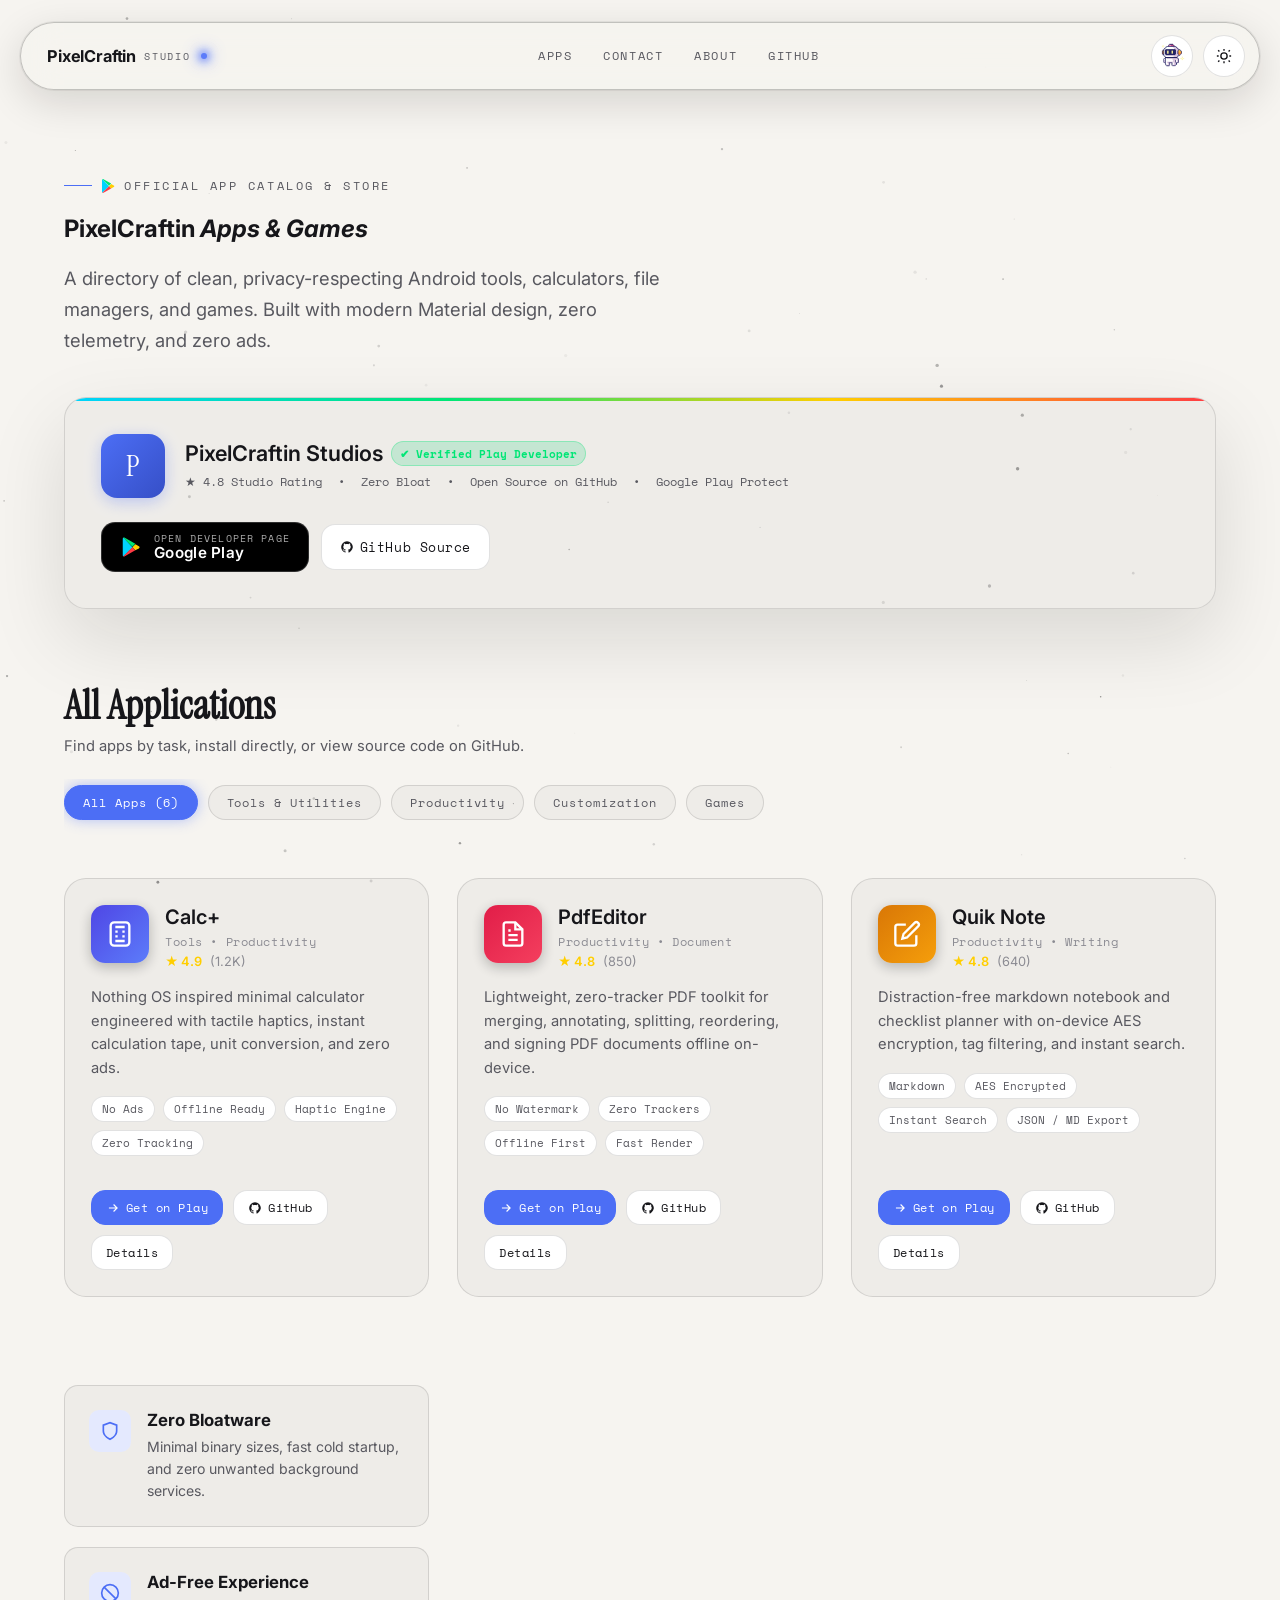
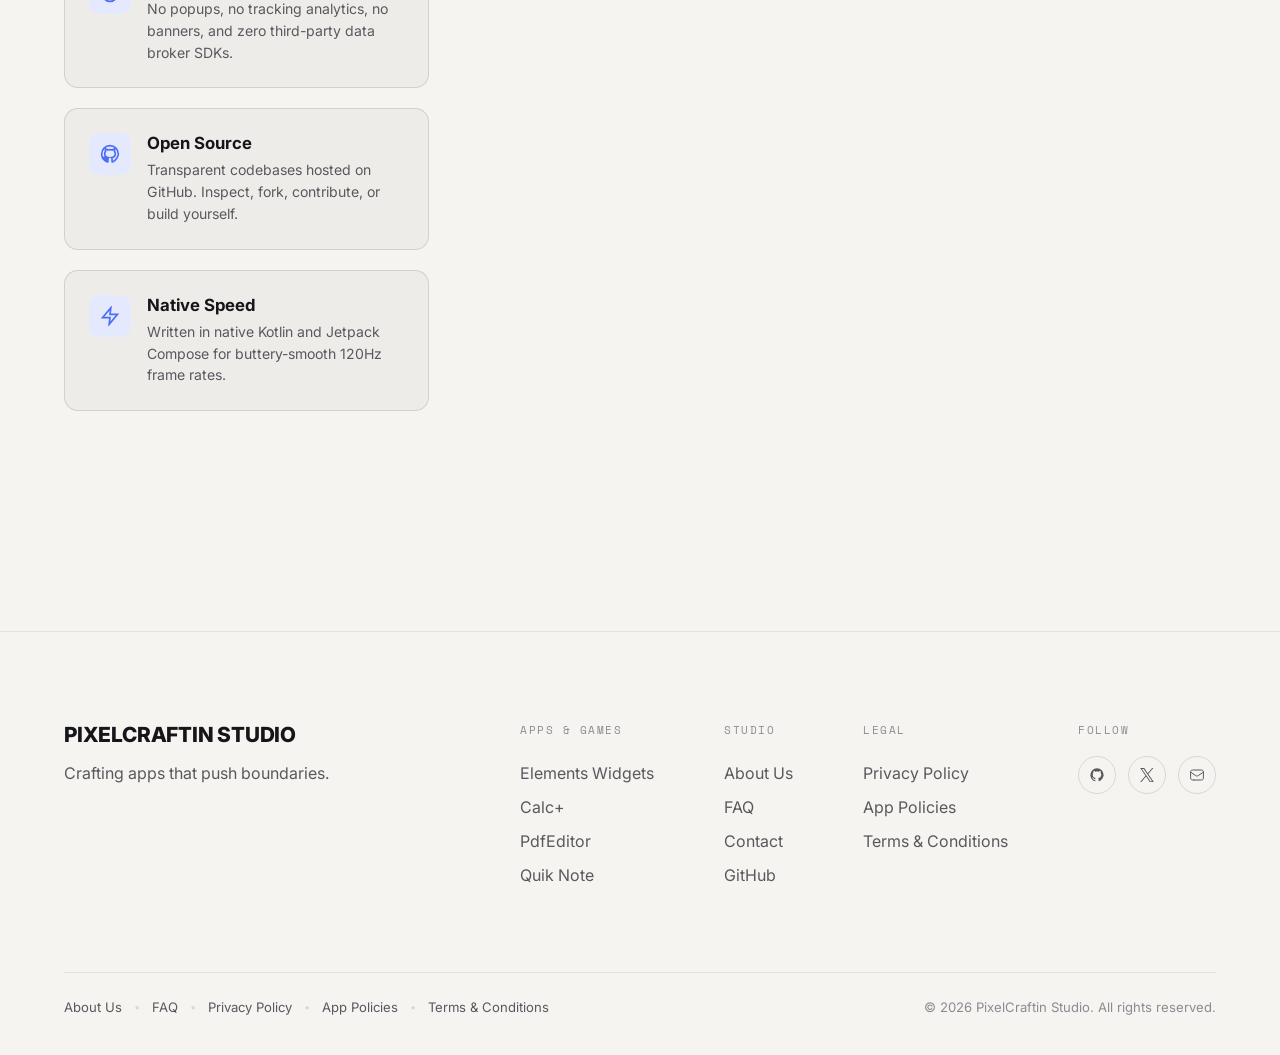
<file: store.html>
<!DOCTYPE html>
<html lang="en" data-theme="dark">

<head>
  <meta charset="UTF-8">
  <meta name="viewport" content="width=device-width, initial-scale=1.0, maximum-scale=5.0">
  <title>App Directory &amp; Store — PixelCraftin Studio</title>
  <meta name="description"
    content="Explore open-source, privacy-first Android apps and games published by PixelCraftin Studio. Calc+, PdfEditor, Quik Note, and more. Zero ads, zero tracking.">
  <link rel="icon" type="image/png" sizes="32x32" href="favicon/favicon-32x32.png">
  <link rel="icon" type="image/png" sizes="16x16" href="favicon/favicon-16x16.png">
  <link rel="icon" type="image/png" sizes="48x48" href="favicon/favicon-48x48.png">
  <link rel="icon" type="image/png" sizes="96x96" href="favicon/favicon-96x96.png">
  <link rel="shortcut icon" href="favicon.ico">
  <link rel="apple-touch-icon" sizes="180x180" href="favicon/apple-touch-icon.png">
  <link rel="apple-touch-icon" href="apple-touch-icon.png">
  <link rel="manifest" href="favicon/site.webmanifest">
  <meta name="apple-mobile-web-app-capable" content="yes">
  <meta name="apple-mobile-web-app-status-bar-style" content="black-translucent">
  <meta name="apple-mobile-web-app-title" content="PixelCraftin">
  <meta name="theme-color" content="#0a0a0c">
  <link rel="stylesheet" href="css/style.css?v=2.4">
</head>

<body>
  <canvas id="starfield" aria-hidden="true"></canvas>

  <header class="site-header">
    <div class="capsule">
      <a class="brand" href="index.html">
        PixelCraftin
        <span>Studio</span>
      </a>
      <nav class="nav-links" data-nav>
        <a href="apps.html">Apps</a>
        <a href="contact.html">Contact</a>
        <a href="about.html">About</a>
        <a href="https://github.com/pixelcraftin" target="_blank" rel="noopener">GitHub</a>
      </nav>
      <div class="header-actions">
        <button class="robo-btn" data-robo-toggle aria-label="Open Robo">
          <img src="ROBO.webp" alt="Robo" class="robo-icon" width="32" height="32" style="width:32px;height:32px;object-fit:contain;background:transparent;">
        </button>
        <button class="theme-toggle" data-theme-toggle aria-label="Toggle color theme">
          <svg class="moon-icon" viewBox="0 0 24 24" fill="none" stroke="currentColor" stroke-width="1.8">
            <path d="M21 12.8A9 9 0 1 1 11.2 3 7 7 0 0 0 21 12.8Z" />
          </svg>
          <svg class="sun-icon" viewBox="0 0 24 24" fill="none" stroke="currentColor" stroke-width="1.8">
            <circle cx="12" cy="12" r="4.2" />
            <path
              d="M12 2.5v2.4M12 19.1v2.4M4.2 4.2l1.7 1.7M18.1 18.1l1.7 1.7M2.5 12h2.4M19.1 12h2.4M4.2 19.8l1.7-1.7M18.1 5.9l1.7-1.7" />
          </svg>
        </button>
        <button class="menu-btn" data-menu-toggle aria-label="Open menu" aria-expanded="false">
          <span></span><span></span><span></span>
        </button>
      </div>
    </div>
  </header>
  <nav class="mobile-panel" data-mobile-panel data-nav>
    <a href="apps.html" class="active">Apps</a>
    <a href="contact.html">Contact</a>
    <a href="about.html">About</a>
    <a href="https://github.com/pixelcraftin" target="_blank" rel="noopener">GitHub</a>
  </nav>

  <main class="page">

    <!-- Store & App Directory Hero -->
    <section class="store-hero">
      <div class="wrap">
        <div class="eyebrow rule" style="display:inline-flex; align-items:center; gap:8px;">
          <svg viewBox="0 0 24 24" width="16" height="16" fill="none">
            <path d="M3.6 1.8A1.8 1.8 0 0 0 3 3.3v17.4a1.8 1.8 0 0 0 .6 1.5l.1.1 9.8-9.8v-.2L3.7 1.7l-.1.1z"
              fill="#00D3FF" />
            <path d="M16.7 15.6l-3.2-3.2v-.2l3.2-3.2.1.1 3.8 2.2c1.1.6 1.1 1.6 0 2.2l-3.9 2.1z" fill="#FFCE00" />
            <path d="M13.5 12.2L3.6 22.1c.4.4 1 .4 1.7.1l11.4-6.6-3.2-3.4z" fill="#FF3A44" />
            <path d="M13.5 11.8l3.2-3.4L5.3 1.8c-.7-.3-1.3-.3-1.7.1l9.9 9.9z" fill="#00E676" />
          </svg>
          Official App Catalog &amp; Store
        </div>
        <h1 style="margin-top:20px;">PixelCraftin <em>Apps &amp; Games</em></h1>
        <p>A directory of clean, privacy-respecting Android tools, calculators, file managers, and games. Built with
          modern Material design, zero telemetry, and zero ads.</p>

        <!-- Developer Card Banner -->
        <div class="play-dev-card">
          <div class="play-dev-info">
            <div class="play-dev-avatar">P</div>
            <div class="play-dev-meta">
              <h3>PixelCraftin Studios <span class="play-verified-badge">✔ Verified Play Developer</span></h3>
              <div class="play-dev-stats">
                <span>★ 4.8 Studio Rating</span>
                <span>•</span>
                <span>Zero Bloat</span>
                <span>•</span>
                <span>Open Source on GitHub</span>
                <span>•</span>
                <span>Google Play Protect</span>
              </div>
            </div>
          </div>
          <div style="display:flex; align-items:center; gap:12px; flex-wrap:wrap;">
            <a class="play-btn" href="https://play.google.com/store/apps/dev?id=PixelCraftin+Studios" target="_blank"
              rel="noopener">
              <svg viewBox="0 0 24 24" width="22" height="22" fill="none">
                <path d="M3.6 1.8A1.8 1.8 0 0 0 3 3.3v17.4a1.8 1.8 0 0 0 .6 1.5l.1.1 9.8-9.8v-.2L3.7 1.7l-.1.1z"
                  fill="#00D3FF" />
                <path d="M16.7 15.6l-3.2-3.2v-.2l3.2-3.2.1.1 3.8 2.2c1.1.6 1.1 1.6 0 2.2l-3.9 2.1z" fill="#FFCE00" />
                <path d="M13.5 12.2L3.6 22.1c.4.4 1 .4 1.7.1l11.4-6.6-3.2-3.4z" fill="#FF3A44" />
                <path d="M13.5 11.8l3.2-3.4L5.3 1.8c-.7-.3-1.3-.3-1.7.1l9.9 9.9z" fill="#00E676" />
              </svg>
              <div class="play-btn-text">
                <span class="play-btn-sub">Open Developer Page</span>
                <span class="play-btn-title">Google Play</span>
              </div>
            </a>
            <a class="app-action-btn" href="https://github.com/pixelcraftin" target="_blank" rel="noopener"
              style="padding:12px 18px; font-size:.82rem;">
              <svg viewBox="0 0 24 24" fill="currentColor" width="18" height="18">
                <path
                  d="M12 2A10 10 0 0 0 2 12c0 4.42 2.87 8.17 6.84 9.5.5.08.66-.23.66-.5v-1.69c-2.77.6-3.36-1.34-3.36-1.34-.46-1.16-1.11-1.47-1.11-1.47-.91-.62.07-.6.07-.6 1 .07 1.53 1.03 1.53 1.03.87 1.52 2.34 1.07 2.91.83.1-.65.35-1.09.63-1.34-2.22-.25-4.55-1.11-4.55-4.92 0-1.11.38-2 1.03-2.71-.1-.25-.45-1.29.1-2.64 0 0 .84-.27 2.75 1.02.79-.22 1.65-.33 2.5-.33.85 0 1.71.11 2.5.33 1.91-1.29 2.75-1.02 2.75-1.02.55 1.35.2 2.39.1 2.64.65.71 1.03 1.6 1.03 2.71 0 3.82-2.34 4.66-4.57 4.91.36.31.69.92.69 1.85V21c0 .27.16.59.67.5C19.14 20.16 22 14.42 22 12A10 10 0 0 0 12 2z" />
              </svg>
              GitHub Source
            </a>
          </div>
        </div>
      </div>
    </section>

    <!-- App Directory Section with -->
    <section style="padding: 20px 0 60px;">
      <div class="wrap">

        <!-- Filter Tabs -->
        <div
          style="display:flex; justify-content:space-between; align-items:center; flex-wrap:wrap; gap:16px; margin-bottom: 24px;">
          <div>
            <h2 style="font-family:var(--font-display); font-size:clamp(1.8rem, 3.2vw, 2.5rem); margin:0;">All
              Applications</h2>
            <p style="color:var(--text-muted); font-size:.92rem; margin:6px 0 0;">Find apps by task, install directly,
              or view source code on GitHub.</p>
          </div>
        </div>

        <div class="filter-bar">
          <button class="filter-btn active" data-category="all">All Apps (6)</button>
          <button class="filter-btn" data-category="tools">Tools &amp; Utilities</button>
          <button class="filter-btn" data-category="productivity">Productivity</button>
          <button class="filter-btn" data-category="customization">Customization</button>
          <button class="filter-btn" data-category="games">Games</button>
        </div>

        <!-- Apps Grid -->
        <div class="play-grid">

          <!-- 1. Calc+ -->
          <div class="play-card" data-app-card data-categories="tools productivity">
            <div>
              <div class="play-card-header">
                <div class="play-app-icon" style="background: linear-gradient(135deg, #4f46e5, #5c7cfa);">
                  <svg viewBox="0 0 24 24" fill="none" stroke="currentColor" stroke-width="2">
                    <rect x="4" y="2" width="16" height="20" rx="3" />
                    <line x1="8" y1="6" x2="16" y2="6" />
                    <line x1="8" y1="10" x2="10" y2="10" />
                    <line x1="14" y1="10" x2="16" y2="10" />
                    <line x1="8" y1="14" x2="10" y2="14" />
                    <line x1="14" y1="14" x2="16" y2="14" />
                    <line x1="8" y1="18" x2="16" y2="18" />
                  </svg>
                </div>
                <div class="play-app-info">
                  <h3>Calc+</h3>
                  <div class="play-app-cat">Tools • Productivity</div>
                  <div class="play-rating">★ 4.9 <span
                      style="color:var(--text-faint); font-weight:normal; margin-left:4px;">(1.2K)</span></div>
                </div>
              </div>
              <p style="margin: 16px 0;">Nothing OS inspired minimal calculator engineered with tactile haptics, instant
                calculation tape, unit conversion, and zero ads.</p>
              <div class="play-tags">
                <span class="play-tag">No Ads</span>
                <span class="play-tag">Offline Ready</span>
                <span class="play-tag">Haptic Engine</span>
                <span class="play-tag">Zero Tracking</span>
              </div>
            </div>
            <div class="app-card-actions">
              <a class="app-action-btn primary" href="https://play.google.com/store/apps/dev?id=PixelCraftin+Studios"
                target="_blank" rel="noopener">
                <svg viewBox="0 0 24 24" fill="none" stroke="currentColor" stroke-width="2">
                  <path d="M5 12h14M13 6l6 6-6 6" />
                </svg>
                Get on Play
              </a>
              <a class="app-action-btn" href="https://github.com/pixelcraftin" target="_blank" rel="noopener">
                <svg viewBox="0 0 24 24" fill="currentColor">
                  <path
                    d="M12 2A10 10 0 0 0 2 12c0 4.42 2.87 8.17 6.84 9.5.5.08.66-.23.66-.5v-1.69c-2.77.6-3.36-1.34-3.36-1.34-.46-1.16-1.11-1.47-1.11-1.47-.91-.62.07-.6.07-.6 1 .07 1.53 1.03 1.53 1.03.87 1.52 2.34 1.07 2.91.83.1-.65.35-1.09.63-1.34-2.22-.25-4.55-1.11-4.55-4.92 0-1.11.38-2 1.03-2.71-.1-.25-.45-1.29.1-2.64 0 0 .84-.27 2.75 1.02.79-.22 1.65-.33 2.5-.33.85 0 1.71.11 2.5.33 1.91-1.29 2.75-1.02 2.75-1.02.55 1.35.2 2.39.1 2.64.65.71 1.03 1.6 1.03 2.71 0 3.82-2.34 4.66-4.57 4.91.36.31.69.92.69 1.85V21c0 .27.16.59.67.5C19.14 20.16 22 14.42 22 12A10 10 0 0 0 12 2z" />
                </svg>
                GitHub
              </a>
              <a class="app-action-btn" href="apps.html#n-calc">Details</a>
            </div>
          </div>

          <!-- 2. PdfEditor+ -->
          <div class="play-card" data-app-card data-categories="productivity tools">
            <div>
              <div class="play-card-header">
                <div class="play-app-icon" style="background: linear-gradient(135deg, #e11d48, #f43f5e);">
                  <svg viewBox="0 0 24 24" fill="none" stroke="currentColor" stroke-width="2">
                    <path d="M14 2H6a2 2 0 0 0-2 2v16a2 2 0 0 0 2 2h12a2 2 0 0 0 2-2V8z" />
                    <polyline points="14 2 14 8 20 8" />
                    <line x1="16" y1="13" x2="8" y2="13" />
                    <line x1="16" y1="17" x2="8" y2="17" />
                    <polyline points="10 9 9 9 8 9" />
                  </svg>
                </div>
                <div class="play-app-info">
                  <h3>PdfEditor</h3>
                  <div class="play-app-cat">Productivity • Document</div>
                  <div class="play-rating">★ 4.8 <span
                      style="color:var(--text-faint); font-weight:normal; margin-left:4px;">(850)</span></div>
                </div>
              </div>
              <p style="margin: 16px 0;">Lightweight, zero-tracker PDF toolkit for merging, annotating, splitting,
                reordering, and signing PDF documents offline on-device.</p>
              <div class="play-tags">
                <span class="play-tag">No Watermark</span>
                <span class="play-tag">Zero Trackers</span>
                <span class="play-tag">Offline First</span>
                <span class="play-tag">Fast Render</span>
              </div>
            </div>
            <div class="app-card-actions">
              <a class="app-action-btn primary" href="https://play.google.com/store/apps/dev?id=PixelCraftin+Studios"
                target="_blank" rel="noopener">
                <svg viewBox="0 0 24 24" fill="none" stroke="currentColor" stroke-width="2">
                  <path d="M5 12h14M13 6l6 6-6 6" />
                </svg>
                Get on Play
              </a>
              <a class="app-action-btn" href="https://github.com/pixelcraftin" target="_blank" rel="noopener">
                <svg viewBox="0 0 24 24" fill="currentColor">
                  <path
                    d="M12 2A10 10 0 0 0 2 12c0 4.42 2.87 8.17 6.84 9.5.5.08.66-.23.66-.5v-1.69c-2.77.6-3.36-1.34-3.36-1.34-.46-1.16-1.11-1.47-1.11-1.47-.91-.62.07-.6.07-.6 1 .07 1.53 1.03 1.53 1.03.87 1.52 2.34 1.07 2.91.83.1-.65.35-1.09.63-1.34-2.22-.25-4.55-1.11-4.55-4.92 0-1.11.38-2 1.03-2.71-.1-.25-.45-1.29.1-2.64 0 0 .84-.27 2.75 1.02.79-.22 1.65-.33 2.5-.33.85 0 1.71.11 2.5.33 1.91-1.29 2.75-1.02 2.75-1.02.55 1.35.2 2.39.1 2.64.65.71 1.03 1.6 1.03 2.71 0 3.82-2.34 4.66-4.57 4.91.36.31.69.92.69 1.85V21c0 .27.16.59.67.5C19.14 20.16 22 14.42 22 12A10 10 0 0 0 12 2z" />
                </svg>
                GitHub
              </a>
              <a class="app-action-btn" href="apps.html#n-dial">Details</a>
            </div>
          </div>



          <!-- 3. Quik Note -->
          <div class="play-card" data-app-card data-categories="productivity">
            <div>
              <div class="play-card-header">
                <div class="play-app-icon" style="background: linear-gradient(135deg, #d97706, #f59e0b);">
                  <svg viewBox="0 0 24 24" fill="none" stroke="currentColor" stroke-width="2">
                    <path d="M11 4H4a2 2 0 0 0-2 2v14a2 2 0 0 0 2 2h14a2 2 0 0 0 2-2v-7" />
                    <path d="M18.5 2.5a2.121 2.121 0 0 1 3 3L12 15l-4 1 1-4 9.5-9.5z" />
                  </svg>
                </div>
                <div class="play-app-info">
                  <h3>Quik Note</h3>
                  <div class="play-app-cat">Productivity • Writing</div>
                  <div class="play-rating">★ 4.8 <span
                      style="color:var(--text-faint); font-weight:normal; margin-left:4px;">(640)</span></div>
                </div>
              </div>
              <p style="margin: 16px 0;">Distraction-free markdown notebook and checklist planner with on-device AES
                encryption, tag filtering, and instant search.</p>
              <div class="play-tags">
                <span class="play-tag">Markdown</span>
                <span class="play-tag">AES Encrypted</span>
                <span class="play-tag">Instant Search</span>
                <span class="play-tag">JSON / MD Export</span>
              </div>
            </div>
            <div class="app-card-actions">
              <a class="app-action-btn primary" href="https://play.google.com/store/apps/dev?id=PixelCraftin+Studios"
                target="_blank" rel="noopener">
                <svg viewBox="0 0 24 24" fill="none" stroke="currentColor" stroke-width="2">
                  <path d="M5 12h14M13 6l6 6-6 6" />
                </svg>
                Get on Play
              </a>
              <a class="app-action-btn" href="https://github.com/pixelcraftin" target="_blank" rel="noopener">
                <svg viewBox="0 0 24 24" fill="currentColor">
                  <path
                    d="M12 2A10 10 0 0 0 2 12c0 4.42 2.87 8.17 6.84 9.5.5.08.66-.23.66-.5v-1.69c-2.77.6-3.36-1.34-3.36-1.34-.46-1.16-1.11-1.47-1.11-1.47-.91-.62.07-.6.07-.6 1 .07 1.53 1.03 1.53 1.03.87 1.52 2.34 1.07 2.91.83.1-.65.35-1.09.63-1.34-2.22-.25-4.55-1.11-4.55-4.92 0-1.11.38-2 1.03-2.71-.1-.25-.45-1.29.1-2.64 0 0 .84-.27 2.75 1.02.79-.22 1.65-.33 2.5-.33.85 0 1.71.11 2.5.33 1.91-1.29 2.75-1.02 2.75-1.02.55 1.35.2 2.39.1 2.64.65.71 1.03 1.6 1.03 2.71 0 3.82-2.34 4.66-4.57 4.91.36.31.69.92.69 1.85V21c0 .27.16.59.67.5C19.14 20.16 22 14.42 22 12A10 10 0 0 0 12 2z" />
                </svg>
                GitHub
              </a>
              <a class="app-action-btn" href="apps.html#noting-notes">Details</a>
            </div>
          </div>



          <!-- Why PixelCraftin Apps? -->
          <div class="play-features">
            <div class="play-feat-card">
              <div class="play-feat-icon">
                <svg viewBox="0 0 24 24" width="20" height="20" fill="none" stroke="currentColor" stroke-width="2">
                  <path d="M12 22s8-4 8-10V5l-8-3-8 3v7c0 6 8 10 8 10z" />
                </svg>
              </div>
              <div class="play-feat-info">
                <h4>Zero Bloatware</h4>
                <p>Minimal binary sizes, fast cold startup, and zero unwanted background services.</p>
              </div>
            </div>

            <div class="play-feat-card">
              <div class="play-feat-icon">
                <svg viewBox="0 0 24 24" width="20" height="20" fill="none" stroke="currentColor" stroke-width="2">
                  <circle cx="12" cy="12" r="10" />
                  <line x1="4.93" y1="4.93" x2="19.07" y2="19.07" />
                </svg>
              </div>
              <div class="play-feat-info">
                <h4>Ad-Free Experience</h4>
                <p>No popups, no tracking analytics, no banners, and zero third-party data broker SDKs.</p>
              </div>
            </div>

            <div class="play-feat-card">
              <div class="play-feat-icon">
                <svg viewBox="0 0 24 24" width="20" height="20" fill="none" stroke="currentColor" stroke-width="2">
                  <path
                    d="M12 2A10 10 0 0 0 2 12c0 4.42 2.87 8.17 6.84 9.5.5.08.66-.23.66-.5v-1.69c-2.77.6-3.36-1.34-3.36-1.34-.46-1.16-1.11-1.47-1.11-1.47-.91-.62.07-.6.07-.6 1 .07 1.53 1.03 1.53 1.03.87 1.52 2.34 1.07 2.91.83.1-.65.35-1.09.63-1.34-2.22-.25-4.55-1.11-4.55-4.92 0-1.11.38-2 1.03-2.71-.1-.25-.45-1.29.1-2.64 0 0 .84-.27 2.75 1.02.79-.22 1.65-.33 2.5-.33.85 0 1.71.11 2.5.33 1.91-1.29 2.75-1.02 2.75-1.02.55 1.35.2 2.39.1 2.64.65.71 1.03 1.6 1.03 2.71 0 3.82-2.34 4.66-4.57 4.91.36.31.69.92.69 1.85V21c0 .27.16.59.67.5C19.14 20.16 22 14.42 22 12A10 10 0 0 0 12 2z" />
                </svg>
              </div>
              <div class="play-feat-info">
                <h4>Open Source</h4>
                <p>Transparent codebases hosted on GitHub. Inspect, fork, contribute, or build yourself.</p>
              </div>
            </div>

            <div class="play-feat-card">
              <div class="play-feat-icon">
                <svg viewBox="0 0 24 24" width="20" height="20" fill="none" stroke="currentColor" stroke-width="2">
                  <polygon points="13 2 3 14 12 14 11 22 21 10 12 10 13 2"></polygon>
                </svg>
              </div>
              <div class="play-feat-info">
                <h4>Native Speed</h4>
                <p>Written in native Kotlin and Jetpack Compose for buttery-smooth 120Hz frame rates.</p>
              </div>
            </div>
          </div>

        </div>
    </section>

  </main>

  <footer>
    <div class="wrap">
      <div class="footer-top">
        <div class="footer-brand">
          <h3>PIXELCRAFTIN STUDIO</h3>
          <p>Crafting apps that push boundaries.</p>
        </div>
        <div class="footer-cols">
          <div class="footer-col">
            <span class="h">Apps &amp; Games</span>
            <a href="apps.html#elements">Elements Widgets</a>
            <a href="apps.html#n-calc">Calc+</a>
            <a href="apps.html#n-dial">PdfEditor</a>
            <a href="apps.html#noting-notes">Quik Note</a>
          </div>
          <div class="footer-col">
            <span class="h">Studio</span>
            <a href="about.html">About Us</a>
            <a href="faq.html">FAQ</a>
            <a href="contact.html">Contact</a>
            <a href="https://github.com/pixelcraftin" target="_blank" rel="noopener">GitHub</a>
          </div>
          <div class="footer-col">
            <span class="h">Legal</span>
            <a href="privacy.html">Privacy Policy</a>
            <a href="policy.html">App Policies</a>
            <a href="terms.html">Terms &amp; Conditions</a>
          </div>
          <div class="footer-col">
            <span class="h">Follow</span>
            <div class="footer-social">
              <a href="https://github.com/pixelcraftin" target="_blank" rel="noopener" aria-label="GitHub"><svg
                  viewBox="0 0 24 24" fill="currentColor">
                  <path
                    d="M12 2A10 10 0 0 0 2 12c0 4.42 2.87 8.17 6.84 9.5.5.08.66-.23.66-.5v-1.69c-2.77.6-3.36-1.34-3.36-1.34-.46-1.16-1.11-1.47-1.11-1.47-.91-.62.07-.6.07-.6 1 .07 1.53 1.03 1.53 1.03.87 1.52 2.34 1.07 2.91.83.1-.65.35-1.09.63-1.34-2.22-.25-4.55-1.11-4.55-4.92 0-1.11.38-2 1.03-2.71-.1-.25-.45-1.29.1-2.64 0 0 .84-.27 2.75 1.02.79-.22 1.65-.33 2.5-.33.85 0 1.71.11 2.5.33 1.91-1.29 2.75-1.02 2.75-1.02.55 1.35.2 2.39.1 2.64.65.71 1.03 1.6 1.03 2.71 0 3.82-2.34 4.66-4.57 4.91.36.31.69.92.69 1.85V21c0 .27.16.59.67.5C19.14 20.16 22 14.42 22 12A10 10 0 0 0 12 2z" />
                </svg></a>
              <a href="https://twitter.com/CraftinPixel" target="_blank" rel="noopener" aria-label="X / Twitter"><svg
                  xmlns="http://www.w3.org/2000/svg" width="1em" height="1em" viewBox="0 0 16 16">
                  <title xmlns="">twitter</title>
                  <path fill="currentColor"
                    d="M9.294 6.928L14.357 1h-1.2L8.762 6.147L5.25 1H1.2l5.31 7.784L1.2 15h1.2l4.642-5.436L10.751 15h4.05zM7.651 8.852l-.538-.775L2.832 1.91h1.843l3.454 4.977l.538.775l4.491 6.47h-1.843z" />
                </svg></a>
              <a href="mailto:pixelcraftinstudio@gmail.com" aria-label="Email">
                <svg xmlns="http://www.w3.org/2000/svg" width="1em" height="1em" viewBox="0 0 24 24">
                  <title xmlns="">mail</title>
                  <path fill="none" stroke="currentColor" stroke-linecap="round" stroke-linejoin="round"
                    stroke-width="1.5"
                    d="m2.357 7.714l6.98 4.654c.963.641 1.444.962 1.964 1.087c.46.11.939.11 1.398 0c.52-.125 1.001-.446 1.964-1.087l6.98-4.654M7.157 19.5h9.686c1.68 0 2.52 0 3.162-.327a3 3 0 0 0 1.31-1.311c.328-.642.328-1.482.328-3.162V9.3c0-1.68 0-2.52-.327-3.162a3 3 0 0 0-1.311-1.311c-.642-.327-1.482-.327-3.162-.327H7.157c-1.68 0-2.52 0-3.162.327a3 3 0 0 0-1.31 1.311c-.328.642-.328 1.482-.328 3.162v5.4c0 1.68 0 2.52.327 3.162a3 3 0 0 0 1.311 1.311c.642.327 1.482.327 3.162.327" />
                </svg></a>
            </div>
          </div>
        </div>
      </div>
      <div class="footer-bottom">
        <div class="footer-bottom-links">
          <a href="about.html">About Us</a>
          <span class="sep">•</span>
          <a href="faq.html">FAQ</a>
          <span class="sep">•</span>
          <a href="privacy.html">Privacy Policy</a>
          <span class="sep">•</span>
          <a href="policy.html">App Policies</a>
          <span class="sep">•</span>
          <a href="terms.html">Terms &amp; Conditions</a>
        </div>
        <div>© 2026 PixelCraftin Studio. All rights reserved.</div>
      </div>
    </div>
  </footer>

  <script src="js/script.js"></script>
  <script>
    // Category Filtering
    document.addEventListener('DOMContentLoaded', function () {
      var filterBtns = document.querySelectorAll('.filter-btn');
      var appCards = document.querySelectorAll('[data-app-card]');

      filterBtns.forEach(function (btn) {
        btn.addEventListener('click', function () {
          filterBtns.forEach(function (b) { b.classList.remove('active'); });
          btn.classList.add('active');

          var cat = btn.getAttribute('data-category');
          appCards.forEach(function (card) {
            if (cat === 'all') {
              card.style.display = 'flex';
            } else {
              var cardCats = card.getAttribute('data-categories') || '';
              if (cardCats.indexOf(cat) !== -1) {
                card.style.display = 'flex';
              } else {
                card.style.display = 'none';
              }
            }
          });
        });
      });
    });
  </script>
</body>

</html>
</file>
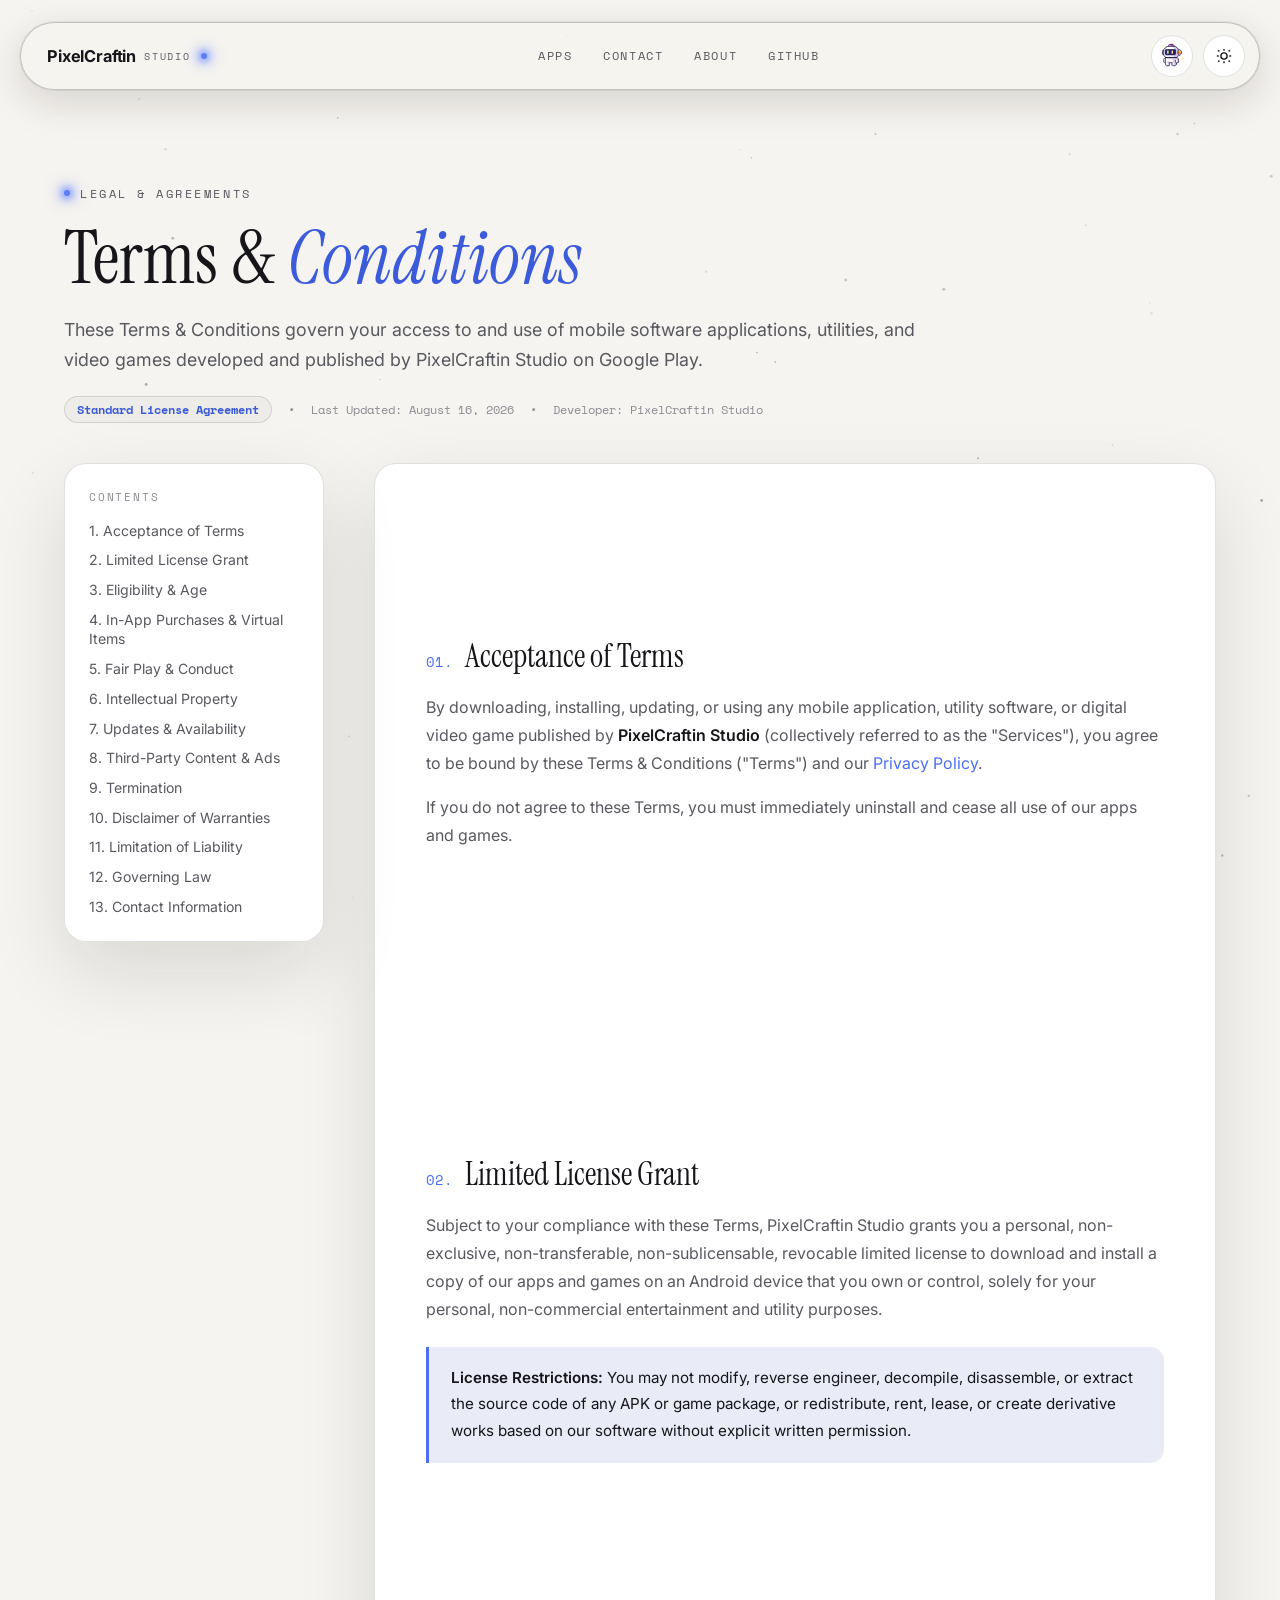
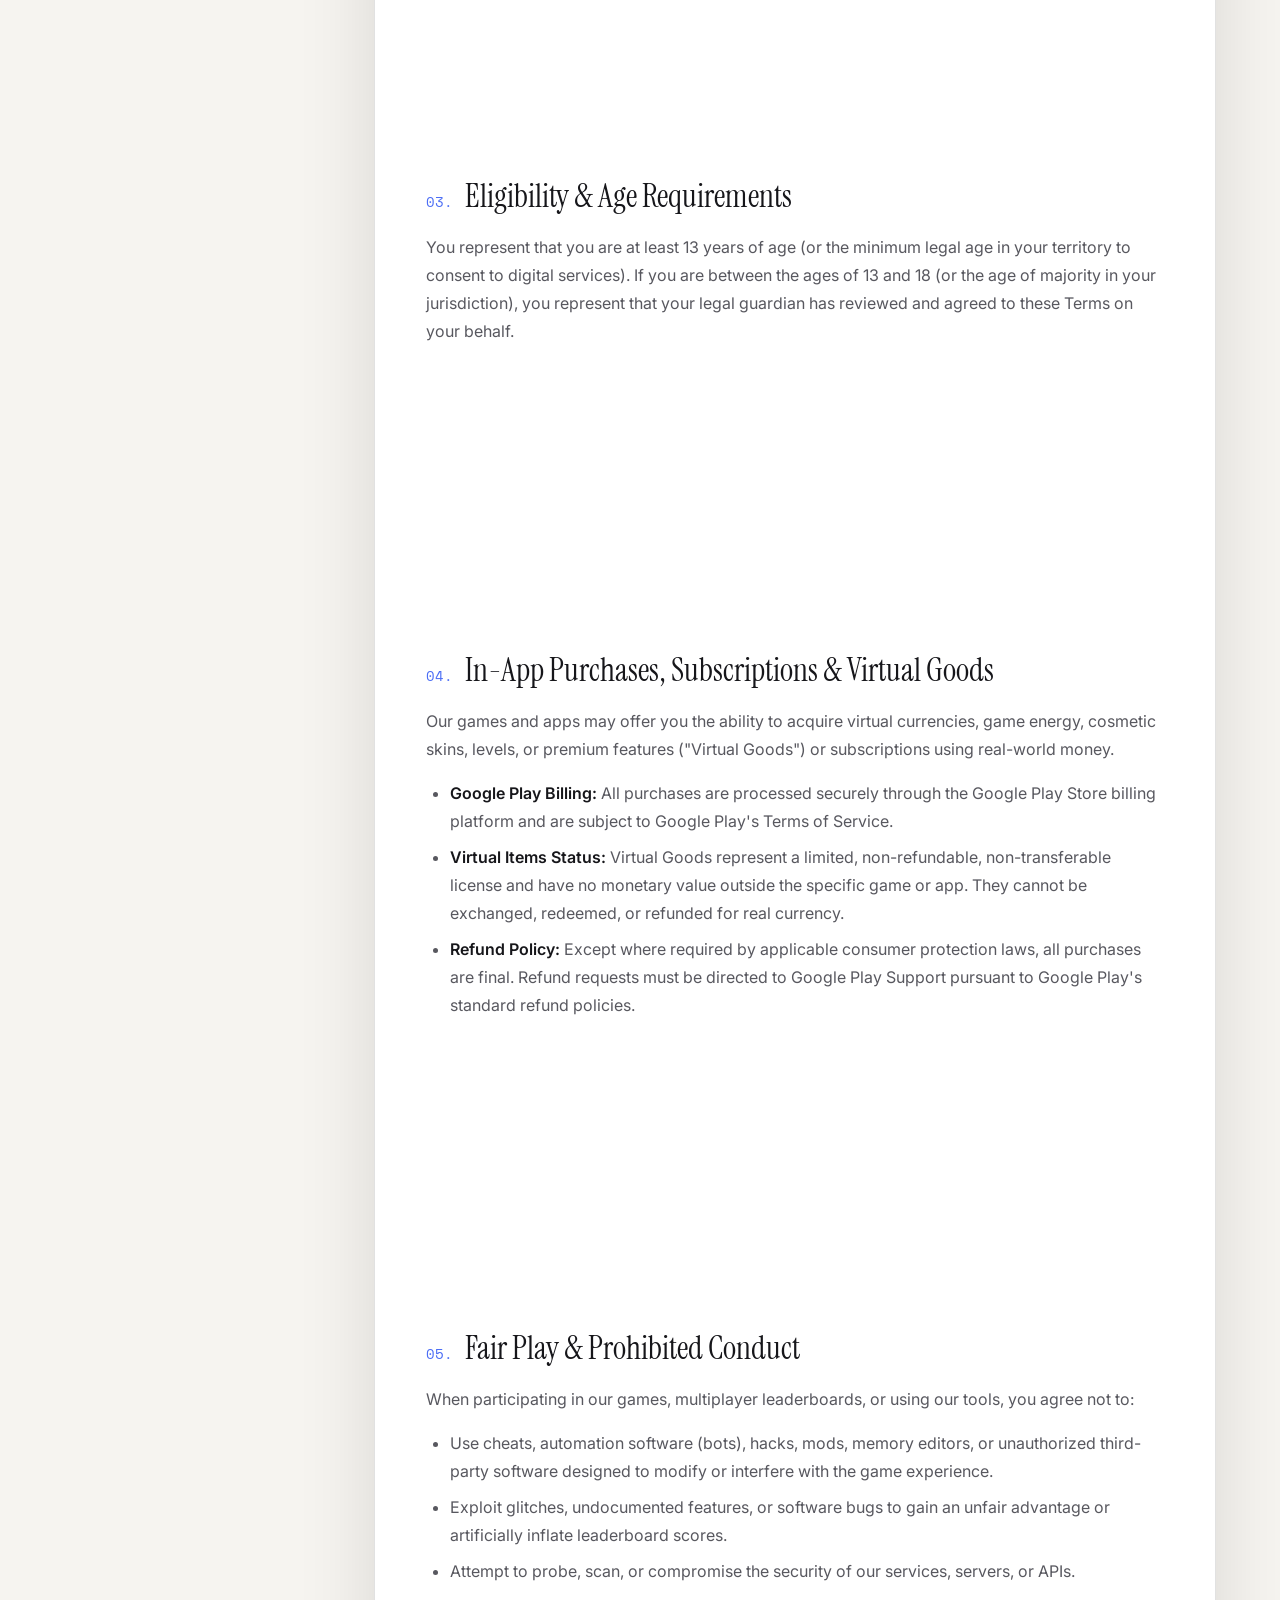
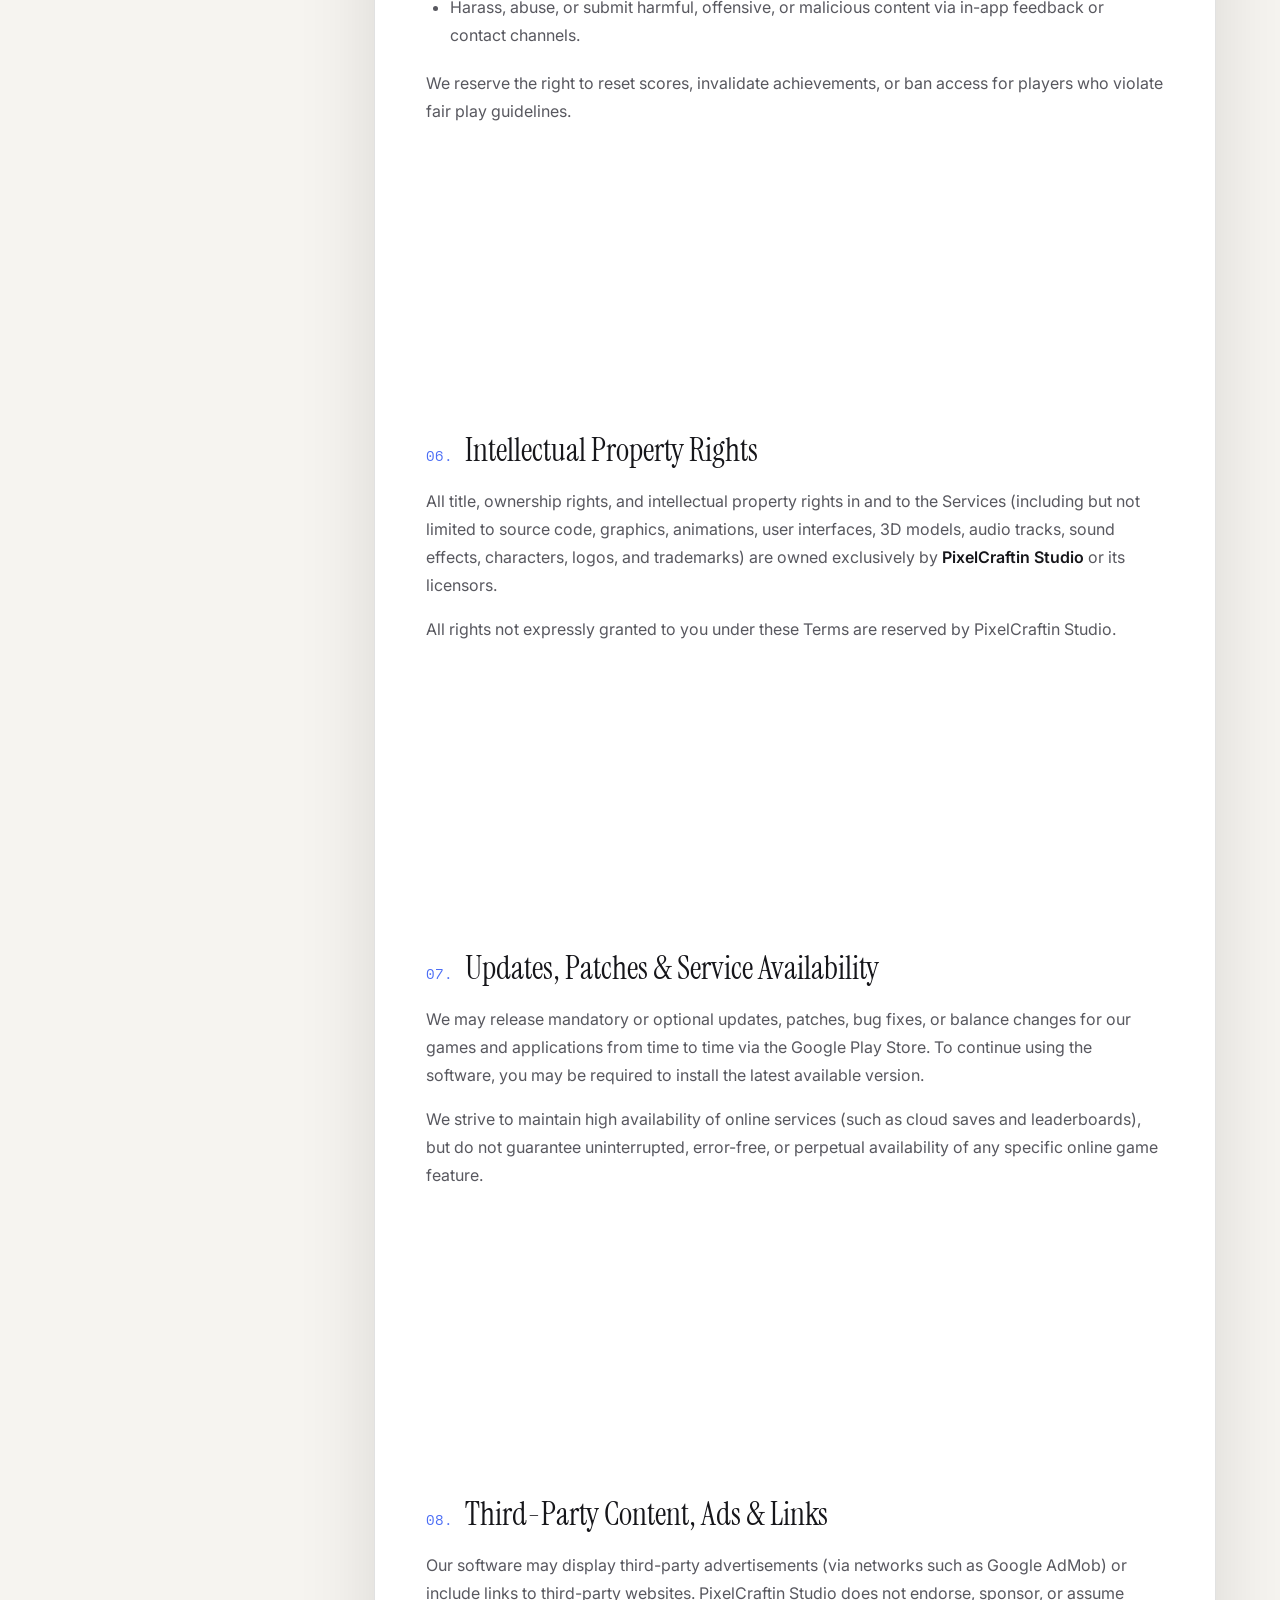
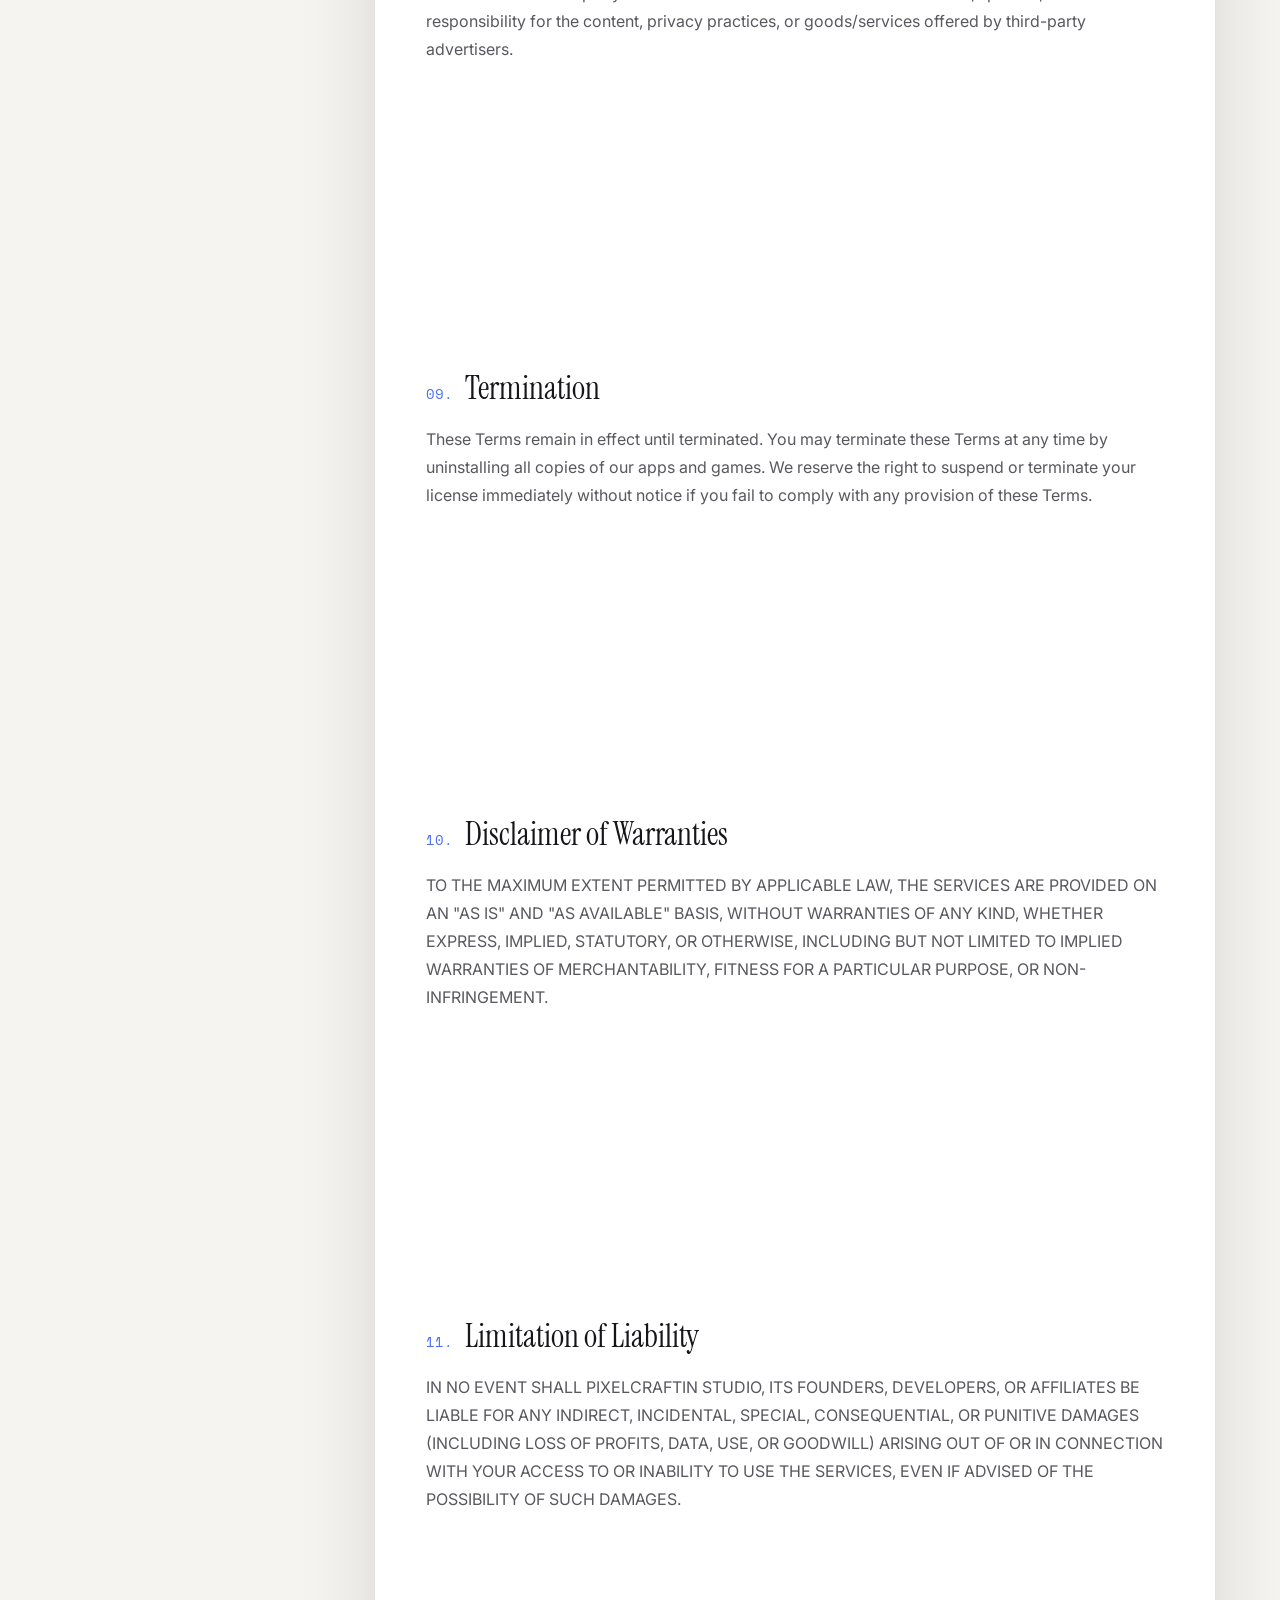
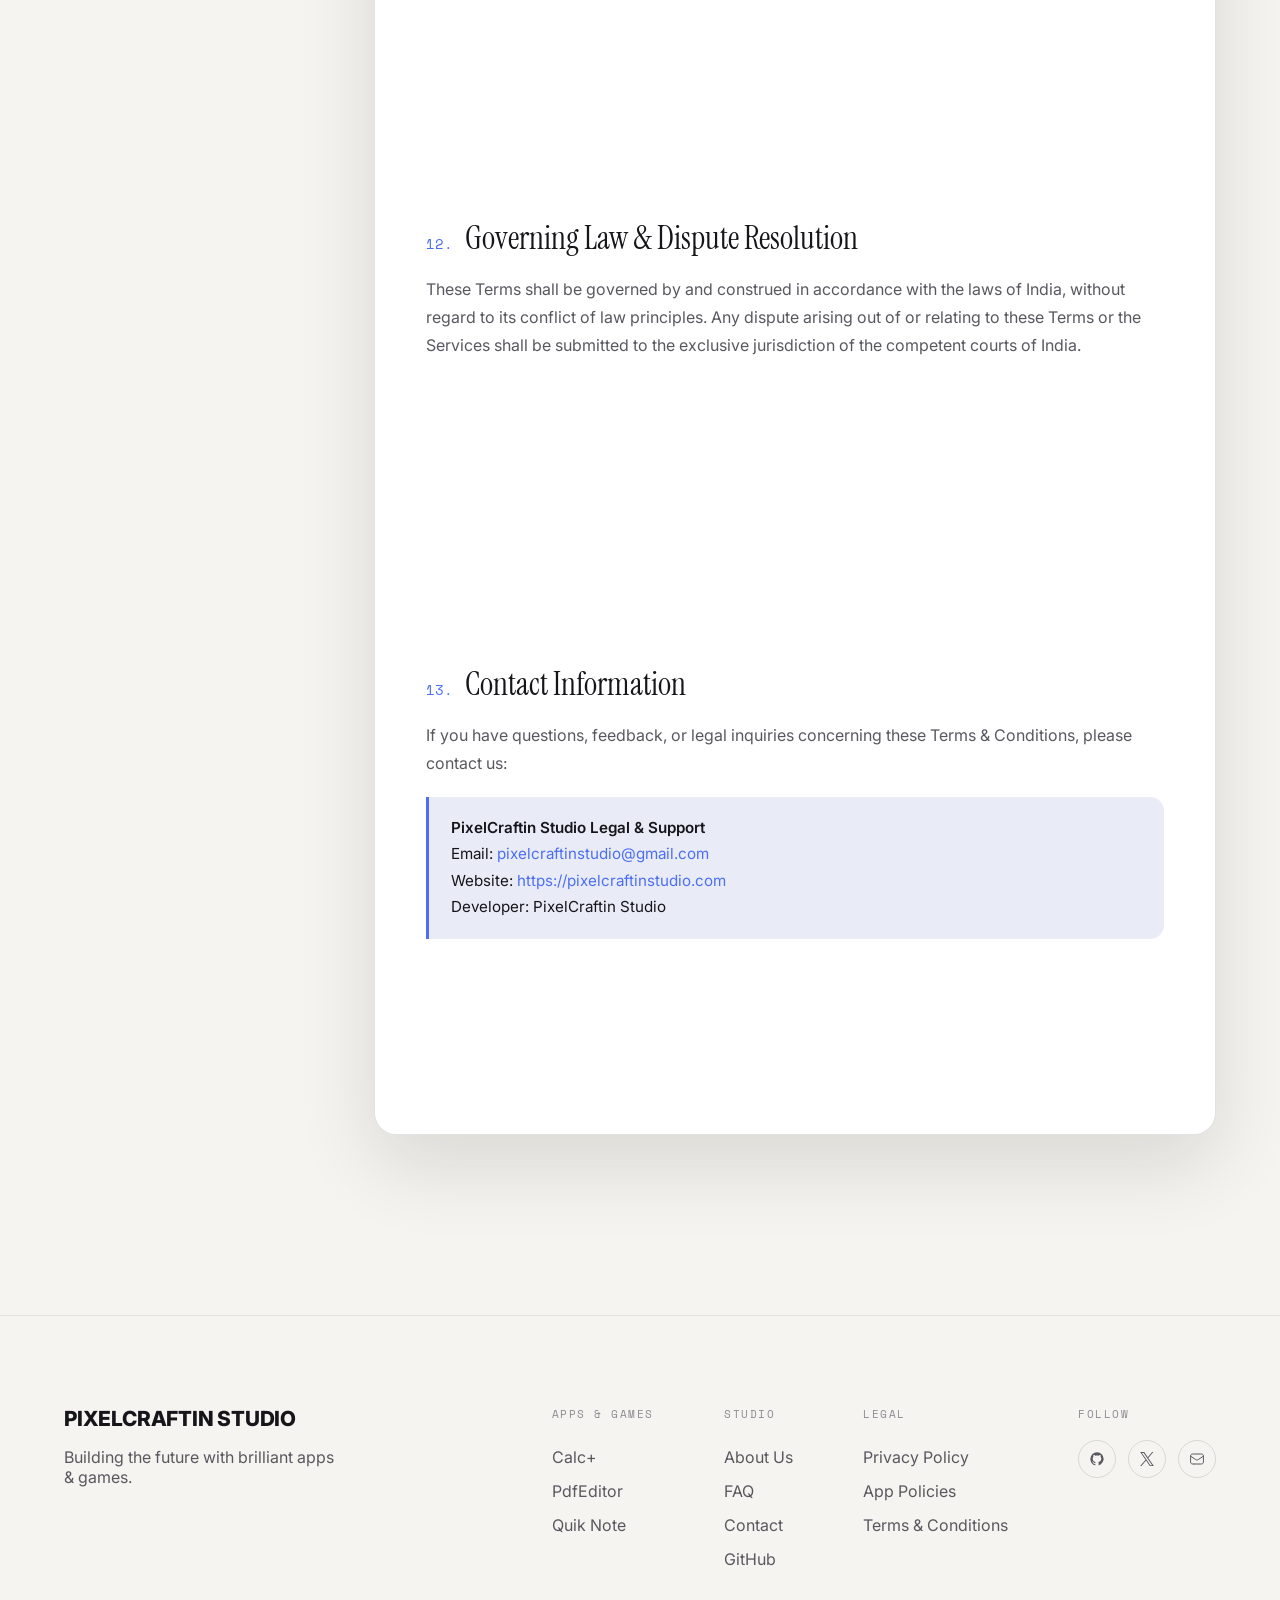
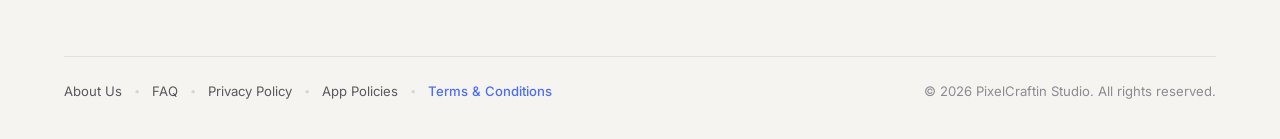
<file: terms.html>
<!DOCTYPE html>
<html lang="en" data-theme="dark">

<head>
  <meta charset="UTF-8">
  <meta name="viewport" content="width=device-width, initial-scale=1.0">
  <title>Terms &amp; Conditions — PixelCraftin Studio</title>
  <meta name="description"
    content="Terms and Conditions governing the use of mobile applications and games published by PixelCraftin Studio on the Google Play Store.">
  <link rel="icon" type="image/png" sizes="32x32" href="favicon/favicon-32x32.png">
  <link rel="icon" type="image/png" sizes="16x16" href="favicon/favicon-16x16.png">
  <link rel="icon" type="image/png" sizes="48x48" href="favicon/favicon-48x48.png">
  <link rel="icon" type="image/png" sizes="96x96" href="favicon/favicon-96x96.png">
  <link rel="shortcut icon" href="favicon.ico">
  <link rel="apple-touch-icon" sizes="180x180" href="favicon/apple-touch-icon.png">
  <link rel="apple-touch-icon" href="apple-touch-icon.png">
  <link rel="manifest" href="favicon/site.webmanifest">
  <meta name="apple-mobile-web-app-capable" content="yes">
  <meta name="apple-mobile-web-app-status-bar-style" content="black-translucent">
  <meta name="apple-mobile-web-app-title" content="PixelCraftin">
  <meta name="theme-color" content="#0a0a0c">
  <link rel="stylesheet" href="css/style.css?v=2.4">
</head>

<body>
  <canvas id="starfield" aria-hidden="true"></canvas>

  <header class="site-header">
    <div class="capsule">
      <a class="brand" href="index.html">
        PixelCraftin
        <span>Studio</span>
      </a>
      <nav class="nav-links" data-nav>
        <a href="apps.html">Apps</a>
        <a href="contact.html">Contact</a>
        <a href="about.html">About</a>
        <a href="https://github.com/pixelcraftin" target="_blank" rel="noopener">GitHub</a>
      </nav>
      <div class="header-actions">
        <button class="robo-btn" data-robo-toggle aria-label="Open Robo">
          <img src="ROBO.webp" alt="Robo" class="robo-icon" width="32" height="32" style="width:32px;height:32px;object-fit:contain;background:transparent;">
        </button>
        <button class="theme-toggle" data-theme-toggle aria-label="Toggle color theme">
          <svg class="moon-icon" viewBox="0 0 24 24" fill="none" stroke="currentColor" stroke-width="1.8">
            <path d="M21 12.8A9 9 0 1 1 11.2 3 7 7 0 0 0 21 12.8Z" />
          </svg>
          <svg class="sun-icon" viewBox="0 0 24 24" fill="none" stroke="currentColor" stroke-width="1.8">
            <circle cx="12" cy="12" r="4.2" />
            <path
              d="M12 2.5v2.4M12 19.1v2.4M4.2 4.2l1.7 1.7M18.1 18.1l1.7 1.7M2.5 12h2.4M19.1 12h2.4M4.2 19.8l1.7-1.7M18.1 5.9l1.7-1.7" />
          </svg>
        </button>
        <button class="menu-btn" data-menu-toggle aria-label="Open menu" aria-expanded="false">
          <span></span><span></span><span></span>
        </button>
      </div>
    </div>
  </header>

  <nav class="mobile-panel" data-mobile-panel data-nav>
    <a href="apps.html">Apps</a>
    <a href="contact.html">Contact</a>
    <a href="about.html">About</a>
    <a href="https://github.com/pixelcraftin" target="_blank" rel="noopener">GitHub</a>
  </nav>

  <main class="page doc-page">
    <div class="wrap">

      <div class="doc-hero">
        <span class="eyebrow">Legal &amp; Agreements</span>
        <h1>Terms &amp; <em>Conditions</em></h1>
        <p class="sub" style="margin: 18px 0 0; color: var(--text-muted); font-size: 1.12rem; line-height: 1.7;">
          These Terms &amp; Conditions govern your access to and use of mobile software applications, utilities, and
          video games developed and published by PixelCraftin Studio on Google Play.
        </p>
        <div class="doc-meta">
          <span class="doc-badge">Standard License Agreement</span>
          <span>•</span>
          <span>Last Updated: August 16, 2026</span>
          <span>•</span>
          <span>Developer: PixelCraftin Studio</span>
        </div>
      </div>

      <div class="doc-layout">

        <!-- Table of Contents Sticky Sidebar -->
        <aside class="doc-sidebar">
          <div class="doc-sidebar-title">Contents</div>
          <nav class="doc-nav-list">
            <a href="#acceptance">1. Acceptance of Terms</a>
            <a href="#license">2. Limited License Grant</a>
            <a href="#eligibility">3. Eligibility &amp; Age</a>
            <a href="#purchases">4. In-App Purchases &amp; Virtual Items</a>
            <a href="#fair-play">5. Fair Play &amp; Conduct</a>
            <a href="#intellectual-property">6. Intellectual Property</a>
            <a href="#updates">7. Updates &amp; Availability</a>
            <a href="#third-party">8. Third-Party Content &amp; Ads</a>
            <a href="#termination">9. Termination</a>
            <a href="#disclaimer">10. Disclaimer of Warranties</a>
            <a href="#liability">11. Limitation of Liability</a>
            <a href="#governing-law">12. Governing Law</a>
            <a href="#contact">13. Contact Information</a>
          </nav>
        </aside>

        <!-- Document Content Body -->
        <div class="doc-body">

          <section class="doc-section" id="acceptance">
            <h2><span class="sec-num">01.</span> Acceptance of Terms</h2>
            <p>
              By downloading, installing, updating, or using any mobile application, utility software, or digital video
              game published by <strong>PixelCraftin Studio</strong> (collectively referred to as the "Services"), you
              agree to be bound by these Terms &amp; Conditions ("Terms") and our <a href="privacy.html"
                style="color:var(--accent);">Privacy Policy</a>.
            </p>
            <p>
              If you do not agree to these Terms, you must immediately uninstall and cease all use of our apps and
              games.
            </p>
          </section>

          <section class="doc-section" id="license">
            <h2><span class="sec-num">02.</span> Limited License Grant</h2>
            <p>
              Subject to your compliance with these Terms, PixelCraftin Studio grants you a personal, non-exclusive,
              non-transferable, non-sublicensable, revocable limited license to download and install a copy of our apps
              and games on an Android device that you own or control, solely for your personal, non-commercial
              entertainment and utility purposes.
            </p>
            <div class="doc-callout">
              <p><strong>License Restrictions:</strong> You may not modify, reverse engineer, decompile, disassemble, or
                extract the source code of any APK or game package, or redistribute, rent, lease, or create derivative
                works based on our software without explicit written permission.</p>
            </div>
          </section>

          <section class="doc-section" id="eligibility">
            <h2><span class="sec-num">03.</span> Eligibility &amp; Age Requirements</h2>
            <p>
              You represent that you are at least 13 years of age (or the minimum legal age in your territory to consent
              to digital services). If you are between the ages of 13 and 18 (or the age of majority in your
              jurisdiction), you represent that your legal guardian has reviewed and agreed to these Terms on your
              behalf.
            </p>
          </section>

          <section class="doc-section" id="purchases">
            <h2><span class="sec-num">04.</span> In-App Purchases, Subscriptions &amp; Virtual Goods</h2>
            <p>
              Our games and apps may offer you the ability to acquire virtual currencies, game energy, cosmetic skins,
              levels, or premium features ("Virtual Goods") or subscriptions using real-world money.
            </p>
            <ul>
              <li><strong>Google Play Billing:</strong> All purchases are processed securely through the Google Play
                Store billing platform and are subject to Google Play's Terms of Service.</li>
              <li><strong>Virtual Items Status:</strong> Virtual Goods represent a limited, non-refundable,
                non-transferable license and have no monetary value outside the specific game or app. They cannot be
                exchanged, redeemed, or refunded for real currency.</li>
              <li><strong>Refund Policy:</strong> Except where required by applicable consumer protection laws, all
                purchases are final. Refund requests must be directed to Google Play Support pursuant to Google Play's
                standard refund policies.</li>
            </ul>
          </section>

          <section class="doc-section" id="fair-play">
            <h2><span class="sec-num">05.</span> Fair Play &amp; Prohibited Conduct</h2>
            <p>When participating in our games, multiplayer leaderboards, or using our tools, you agree not to:</p>
            <ul>
              <li>Use cheats, automation software (bots), hacks, mods, memory editors, or unauthorized third-party
                software designed to modify or interfere with the game experience.</li>
              <li>Exploit glitches, undocumented features, or software bugs to gain an unfair advantage or artificially
                inflate leaderboard scores.</li>
              <li>Attempt to probe, scan, or compromise the security of our services, servers, or APIs.</li>
              <li>Harass, abuse, or submit harmful, offensive, or malicious content via in-app feedback or contact
                channels.</li>
            </ul>
            <p>We reserve the right to reset scores, invalidate achievements, or ban access for players who violate fair
              play guidelines.</p>
          </section>

          <section class="doc-section" id="intellectual-property">
            <h2><span class="sec-num">06.</span> Intellectual Property Rights</h2>
            <p>
              All title, ownership rights, and intellectual property rights in and to the Services (including but not
              limited to source code, graphics, animations, user interfaces, 3D models, audio tracks, sound effects,
              characters, logos, and trademarks) are owned exclusively by <strong>PixelCraftin Studio</strong> or its
              licensors.
            </p>
            <p>
              All rights not expressly granted to you under these Terms are reserved by PixelCraftin Studio.
            </p>
          </section>

          <section class="doc-section" id="updates">
            <h2><span class="sec-num">07.</span> Updates, Patches &amp; Service Availability</h2>
            <p>
              We may release mandatory or optional updates, patches, bug fixes, or balance changes for our games and
              applications from time to time via the Google Play Store. To continue using the software, you may be
              required to install the latest available version.
            </p>
            <p>
              We strive to maintain high availability of online services (such as cloud saves and leaderboards), but do
              not guarantee uninterrupted, error-free, or perpetual availability of any specific online game feature.
            </p>
          </section>

          <section class="doc-section" id="third-party">
            <h2><span class="sec-num">08.</span> Third-Party Content, Ads &amp; Links</h2>
            <p>
              Our software may display third-party advertisements (via networks such as Google AdMob) or include links
              to third-party websites. PixelCraftin Studio does not endorse, sponsor, or assume responsibility for the
              content, privacy practices, or goods/services offered by third-party advertisers.
            </p>
          </section>

          <section class="doc-section" id="termination">
            <h2><span class="sec-num">09.</span> Termination</h2>
            <p>
              These Terms remain in effect until terminated. You may terminate these Terms at any time by uninstalling
              all copies of our apps and games. We reserve the right to suspend or terminate your license immediately
              without notice if you fail to comply with any provision of these Terms.
            </p>
          </section>

          <section class="doc-section" id="disclaimer">
            <h2><span class="sec-num">10.</span> Disclaimer of Warranties</h2>
            <p>
              TO THE MAXIMUM EXTENT PERMITTED BY APPLICABLE LAW, THE SERVICES ARE PROVIDED ON AN "AS IS" AND "AS
              AVAILABLE" BASIS, WITHOUT WARRANTIES OF ANY KIND, WHETHER EXPRESS, IMPLIED, STATUTORY, OR OTHERWISE,
              INCLUDING BUT NOT LIMITED TO IMPLIED WARRANTIES OF MERCHANTABILITY, FITNESS FOR A PARTICULAR PURPOSE, OR
              NON-INFRINGEMENT.
            </p>
          </section>

          <section class="doc-section" id="liability">
            <h2><span class="sec-num">11.</span> Limitation of Liability</h2>
            <p>
              IN NO EVENT SHALL PIXELCRAFTIN STUDIO, ITS FOUNDERS, DEVELOPERS, OR AFFILIATES BE LIABLE FOR ANY INDIRECT,
              INCIDENTAL, SPECIAL, CONSEQUENTIAL, OR PUNITIVE DAMAGES (INCLUDING LOSS OF PROFITS, DATA, USE, OR
              GOODWILL) ARISING OUT OF OR IN CONNECTION WITH YOUR ACCESS TO OR INABILITY TO USE THE SERVICES, EVEN IF
              ADVISED OF THE POSSIBILITY OF SUCH DAMAGES.
            </p>
          </section>

          <section class="doc-section" id="governing-law">
            <h2><span class="sec-num">12.</span> Governing Law &amp; Dispute Resolution</h2>
            <p>
              These Terms shall be governed by and construed in accordance with the laws of India, without regard to its
              conflict of law principles. Any dispute arising out of or relating to these Terms or the Services shall be
              submitted to the exclusive jurisdiction of the competent courts of India.
            </p>
          </section>

          <section class="doc-section" id="contact">
            <h2><span class="sec-num">13.</span> Contact Information</h2>
            <p>
              If you have questions, feedback, or legal inquiries concerning these Terms &amp; Conditions, please
              contact us:
            </p>
            <div class="doc-callout" style="margin-top: 20px;">
              <p><strong>PixelCraftin Studio Legal &amp; Support</strong><br>
                Email: <a href="mailto:pixelcraftinstudio@gmail.com"
                  style="color:var(--accent);">pixelcraftinstudio@gmail.com</a><br>
                Website: <a href="index.html" style="color:var(--accent);">https://pixelcraftinstudio.com</a><br>
                Developer: PixelCraftin Studio</p>
            </div>
          </section>

        </div>
      </div>

    </div>
  </main>

  <footer>
    <div class="wrap">
      <div class="footer-top">
        <div class="footer-brand">
          <h3>PIXELCRAFTIN STUDIO</h3>
          <p>Building the future with brilliant apps &amp; games.</p>
        </div>
        <div class="footer-cols">
          <div class="footer-col">
            <span class="h">Apps &amp; Games</span>
            <a href="apps.html#elements">Calc+</a>
            <a href="apps.html#n-dial">PdfEditor</a>
            <a href="apps.html#noting-notes">Quik Note</a>
          </div>
          <div class="footer-col">
            <span class="h">Studio</span>
            <a href="about.html">About Us</a>
            <a href="faq.html">FAQ</a>
            <a href="contact.html">Contact</a>
            <a href="https://github.com/pixelcraftin" target="_blank" rel="noopener">GitHub</a>
          </div>
          <div class="footer-col">
            <span class="h">Legal</span>
            <a href="privacy.html">Privacy Policy</a>
            <a href="policy.html">App Policies</a>
            <a href="terms.html" class="active">Terms &amp; Conditions</a>
          </div>
          <div class="footer-col">
            <span class="h">Follow</span>
            <div class="footer-social">
              <a href="https://github.com/pixelcraftin" target="_blank" rel="noopener" aria-label="GitHub"><svg
                  viewBox="0 0 24 24" fill="currentColor">
                  <path
                    d="M12 2A10 10 0 0 0 2 12c0 4.42 2.87 8.17 6.84 9.5.5.08.66-.23.66-.5v-1.69c-2.77.6-3.36-1.34-3.36-1.34-.46-1.16-1.11-1.47-1.11-1.47-.91-.62.07-.6.07-.6 1 .07 1.53 1.03 1.53 1.03.87 1.52 2.34 1.07 2.91.83.1-.65.35-1.09.63-1.34-2.22-.25-4.55-1.11-4.55-4.92 0-1.11.38-2 1.03-2.71-.1-.25-.45-1.29.1-2.64 0 0 .84-.27 2.75 1.02.79-.22 1.65-.33 2.5-.33.85 0 1.71.11 2.5.33 1.91-1.29 2.75-1.02 2.75-1.02.55 1.35.2 2.39.1 2.64.65.71 1.03 1.6 1.03 2.71 0 3.82-2.34 4.66-4.57 4.91.36.31.69.92.69 1.85V21c0 .27.16.59.67.5C19.14 20.16 22 14.42 22 12A10 10 0 0 0 12 2z" />
                </svg></a>
              <a href="https://twitter.com/CraftinPixel" target="_blank" rel="noopener" aria-label="X / Twitter">
                <svg xmlns="http://www.w3.org/2000/svg" width="1em" height="1em" viewBox="0 0 16 16">
                  <title xmlns="">twitter</title>
                  <path fill="currentColor"
                    d="M9.294 6.928L14.357 1h-1.2L8.762 6.147L5.25 1H1.2l5.31 7.784L1.2 15h1.2l4.642-5.436L10.751 15h4.05zM7.651 8.852l-.538-.775L2.832 1.91h1.843l3.454 4.977l.538.775l4.491 6.47h-1.843z" />
                </svg></a>
              <a href="mailto:pixelcraftinstudio@gmail.com" aria-label="Email">
                <svg xmlns="http://www.w3.org/2000/svg" width="1em" height="1em" viewBox="0 0 24 24">
                  <title xmlns="">mail</title>
                  <path fill="none" stroke="currentColor" stroke-linecap="round" stroke-linejoin="round"
                    stroke-width="1.5"
                    d="m2.357 7.714l6.98 4.654c.963.641 1.444.962 1.964 1.087c.46.11.939.11 1.398 0c.52-.125 1.001-.446 1.964-1.087l6.98-4.654M7.157 19.5h9.686c1.68 0 2.52 0 3.162-.327a3 3 0 0 0 1.31-1.311c.328-.642.328-1.482.328-3.162V9.3c0-1.68 0-2.52-.327-3.162a3 3 0 0 0-1.311-1.311c-.642-.327-1.482-.327-3.162-.327H7.157c-1.68 0-2.52 0-3.162.327a3 3 0 0 0-1.31 1.311c-.328.642-.328 1.482-.328 3.162v5.4c0 1.68 0 2.52.327 3.162a3 3 0 0 0 1.311 1.311c.642.327 1.482.327 3.162.327" />
                </svg></a>
            </div>
          </div>
        </div>
      </div>
      <div class="footer-bottom">
        <div class="footer-bottom-links">
          <a href="about.html">About Us</a>
          <span class="sep">•</span>
          <a href="faq.html">FAQ</a>
          <span class="sep">•</span>
          <a href="privacy.html">Privacy Policy</a>
          <span class="sep">•</span>
          <a href="policy.html">App Policies</a>
          <span class="sep">•</span>
          <a href="terms.html" class="active">Terms &amp; Conditions</a>
        </div>
        <div>© 2026 PixelCraftin Studio. All rights reserved.</div>
      </div>
    </div>
  </footer>

  <script src="js/script.js"></script>
</body>

</html>
</file>
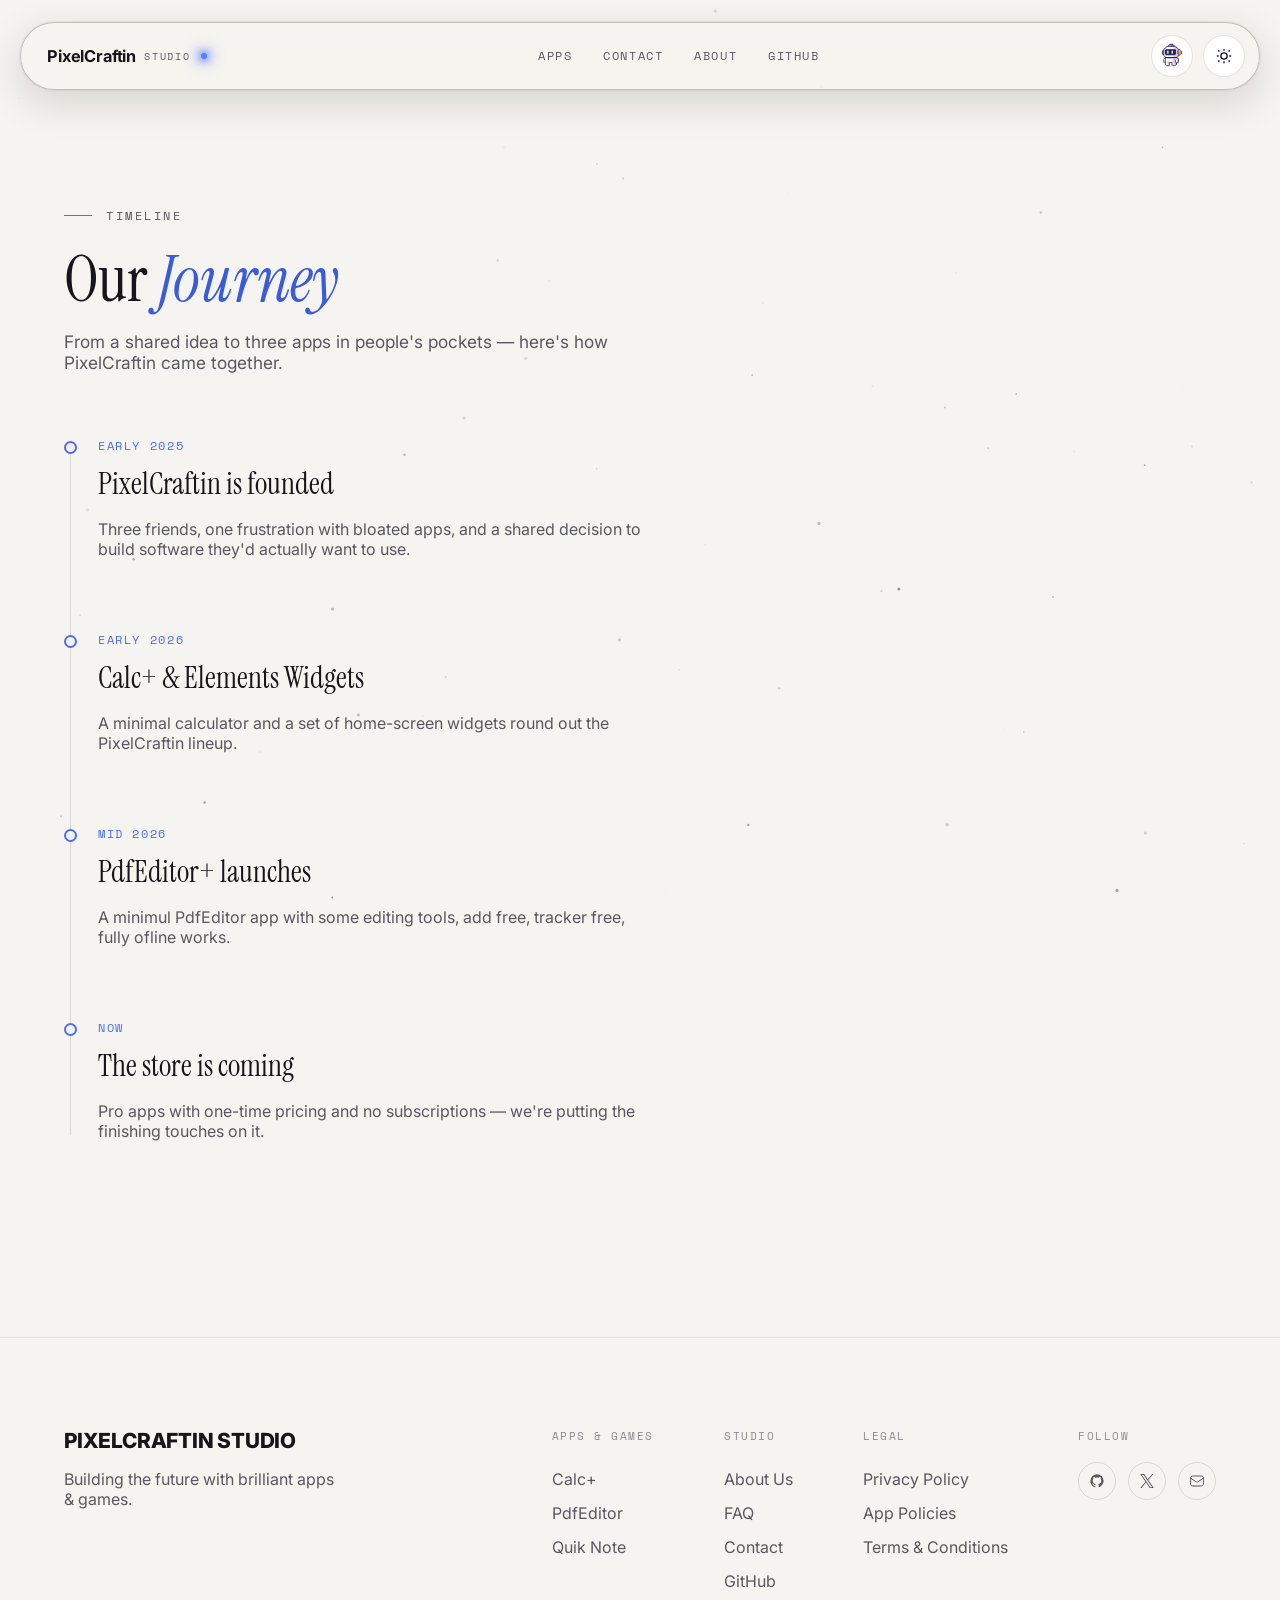
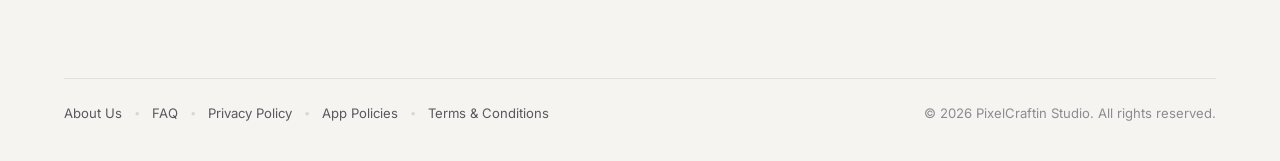
<file: timeline.html>
<!DOCTYPE html>
<html lang="en" data-theme="dark">

<head>
  <meta charset="UTF-8">
  <meta name="viewport" content="width=device-width, initial-scale=1.0">
  <title>Timeline — PixelCraftin Studio</title>
  <meta name="description" content="The PixelCraftin Studio story so far.">
  <link rel="icon" type="image/png" sizes="32x32" href="favicon/favicon-32x32.png">
  <link rel="icon" type="image/png" sizes="16x16" href="favicon/favicon-16x16.png">
  <link rel="icon" type="image/png" sizes="48x48" href="favicon/favicon-48x48.png">
  <link rel="icon" type="image/png" sizes="96x96" href="favicon/favicon-96x96.png">
  <link rel="shortcut icon" href="favicon.ico">
  <link rel="apple-touch-icon" sizes="180x180" href="favicon/apple-touch-icon.png">
  <link rel="apple-touch-icon" href="apple-touch-icon.png">
  <link rel="manifest" href="favicon/site.webmanifest">
  <meta name="apple-mobile-web-app-capable" content="yes">
  <meta name="apple-mobile-web-app-status-bar-style" content="black-translucent">
  <meta name="apple-mobile-web-app-title" content="PixelCraftin">
  <meta name="theme-color" content="#0a0a0c">
  <link rel="stylesheet" href="css/style.css?v=2.4">
</head>

<body>
  <canvas id="starfield" aria-hidden="true"></canvas>

  <header class="site-header">
    <div class="capsule">
      <a class="brand" href="index.html">
        PixelCraftin
        <span>Studio</span>
      </a>
      <nav class="nav-links" data-nav>
        <a href="apps.html">Apps</a>
        <a href="contact.html">Contact</a>
        <a href="about.html">About</a>
        <a href="https://github.com/pixelcraftin" target="_blank" rel="noopener">GitHub</a>
      </nav>
      <div class="header-actions">
        <button class="robo-btn" data-robo-toggle aria-label="Open Robo">
          <img src="ROBO.webp" alt="Robo" class="robo-icon" width="32" height="32" style="width:32px;height:32px;object-fit:contain;background:transparent;">
        </button>
        <button class="theme-toggle" data-theme-toggle aria-label="Toggle color theme">
          <svg class="moon-icon" viewBox="0 0 24 24" fill="none" stroke="currentColor" stroke-width="1.8">
            <path d="M21 12.8A9 9 0 1 1 11.2 3 7 7 0 0 0 21 12.8Z" />
          </svg>
          <svg class="sun-icon" viewBox="0 0 24 24" fill="none" stroke="currentColor" stroke-width="1.8">
            <circle cx="12" cy="12" r="4.2" />
            <path
              d="M12 2.5v2.4M12 19.1v2.4M4.2 4.2l1.7 1.7M18.1 18.1l1.7 1.7M2.5 12h2.4M19.1 12h2.4M4.2 19.8l1.7-1.7M18.1 5.9l1.7-1.7" />
          </svg>
        </button>
        <button class="menu-btn" data-menu-toggle aria-label="Open menu" aria-expanded="false">
          <span></span><span></span><span></span>
        </button>
      </div>
    </div>
  </header>
  <nav class="mobile-panel" data-mobile-panel data-nav>
    <a href="apps.html">Apps</a>
    <a href="contact.html">Contact</a>
    <a href="about.html">About</a>
    <a href="https://github.com/pixelcraftin" target="_blank" rel="noopener">GitHub</a>
  </nav>

  <main class="page">
    <section style="padding-top:200px;">
      <div class="wrap">
        <div class="eyebrow rule">Timeline</div>
        <div class="section-head" style="margin-top:22px;">
          <h2>Our <em>Journey</em></h2>
          <p>From a shared idea to three apps in people's pockets — here's how PixelCraftin came together.</p>
        </div>

        <div class="timeline">
          <div class="t-item">
            <div class="t-date">Early 2025</div>
            <h3>PixelCraftin is founded</h3>
            <p>Three friends, one frustration with bloated apps, and a shared decision to build software they'd actually
              want to use.</p>
          </div>


          <div class="t-item">
            <div class="t-date">Early 2026</div>
            <h3>Calc+ &amp; Elements Widgets</h3>
            <p>A minimal calculator and a set of home-screen widgets round out the PixelCraftin lineup.</p>
          </div>
          <div class="t-item">
            <div class="t-date">Mid 2026</div>
            <h3>PdfEditor+ launches</h3>
            <p>A minimul PdfEditor app with some editing tools, add free, tracker free, fully ofline works.</p>
          </div>
          <div class="t-item">
            <div class="t-date">Now</div>
            <h3>The store is coming</h3>
            <p>Pro apps with one-time pricing and no subscriptions — we're putting the finishing touches on it.</p>
          </div>
        </div>
      </div>
    </section>
  </main>

  <footer>
    <div class="wrap">
      <div class="footer-top">
        <div class="footer-brand">
          <h3>PIXELCRAFTIN STUDIO</h3>
          <p>Building the future with brilliant apps &amp; games.</p>
        </div>
        <div class="footer-cols">
          <div class="footer-col">
            <span class="h">Apps &amp; Games</span>
            <a href="apps.html#elements">Calc+</a>
            <a href="apps.html#n-dial">PdfEditor</a>
            <a href="apps.html#noting-notes">Quik Note</a>
          </div>
          <div class="footer-col">
            <span class="h">Studio</span>
            <a href="about.html">About Us</a>
            <a href="faq.html">FAQ</a>
            <a href="contact.html">Contact</a>
            <a href="https://github.com/pixelcraftin" target="_blank" rel="noopener">GitHub</a>
          </div>
          <div class="footer-col">
            <span class="h">Legal</span>
            <a href="privacy.html">Privacy Policy</a>
            <a href="policy.html">App Policies</a>
            <a href="terms.html">Terms &amp; Conditions</a>
          </div>
          <div class="footer-col">
            <span class="h">Follow</span>
            <div class="footer-social">
              <a href="https://github.com/pixelcraftin" target="_blank" rel="noopener" aria-label="GitHub"><svg
                  viewBox="0 0 24 24" fill="currentColor">
                  <path
                    d="M12 2A10 10 0 0 0 2 12c0 4.42 2.87 8.17 6.84 9.5.5.08.66-.23.66-.5v-1.69c-2.77.6-3.36-1.34-3.36-1.34-.46-1.16-1.11-1.47-1.11-1.47-.91-.62.07-.6.07-.6 1 .07 1.53 1.03 1.53 1.03.87 1.52 2.34 1.07 2.91.83.1-.65.35-1.09.63-1.34-2.22-.25-4.55-1.11-4.55-4.92 0-1.11.38-2 1.03-2.71-.1-.25-.45-1.29.1-2.64 0 0 .84-.27 2.75 1.02.79-.22 1.65-.33 2.5-.33.85 0 1.71.11 2.5.33 1.91-1.29 2.75-1.02 2.75-1.02.55 1.35.2 2.39.1 2.64.65.71 1.03 1.6 1.03 2.71 0 3.82-2.34 4.66-4.57 4.91.36.31.69.92.69 1.85V21c0 .27.16.59.67.5C19.14 20.16 22 14.42 22 12A10 10 0 0 0 12 2z" />
                </svg></a>
              <a href="https://twitter.com/CraftinPixel" target="_blank" rel="noopener" aria-label="X / Twitter"><svg
                  xmlns="http://www.w3.org/2000/svg" width="1em" height="1em" viewBox="0 0 16 16">
                  <title xmlns="">twitter</title>
                  <path fill="currentColor"
                    d="M9.294 6.928L14.357 1h-1.2L8.762 6.147L5.25 1H1.2l5.31 7.784L1.2 15h1.2l4.642-5.436L10.751 15h4.05zM7.651 8.852l-.538-.775L2.832 1.91h1.843l3.454 4.977l.538.775l4.491 6.47h-1.843z" />
                </svg></a>
              <a href="mailto:pixelcraftinstudio@gmail.com" aria-label="Email">
                <svg xmlns="http://www.w3.org/2000/svg" width="1em" height="1em" viewBox="0 0 24 24">
                  <title xmlns="">mail</title>
                  <path fill="none" stroke="currentColor" stroke-linecap="round" stroke-linejoin="round"
                    stroke-width="1.5"
                    d="m2.357 7.714l6.98 4.654c.963.641 1.444.962 1.964 1.087c.46.11.939.11 1.398 0c.52-.125 1.001-.446 1.964-1.087l6.98-4.654M7.157 19.5h9.686c1.68 0 2.52 0 3.162-.327a3 3 0 0 0 1.31-1.311c.328-.642.328-1.482.328-3.162V9.3c0-1.68 0-2.52-.327-3.162a3 3 0 0 0-1.311-1.311c-.642-.327-1.482-.327-3.162-.327H7.157c-1.68 0-2.52 0-3.162.327a3 3 0 0 0-1.31 1.311c-.328.642-.328 1.482-.328 3.162v5.4c0 1.68 0 2.52.327 3.162a3 3 0 0 0 1.311 1.311c.642.327 1.482.327 3.162.327" />
                </svg></a>
            </div>
          </div>
        </div>
      </div>
      <div class="footer-bottom">
        <div class="footer-bottom-links">
          <a href="about.html">About Us</a>
          <span class="sep">•</span>
          <a href="faq.html">FAQ</a>
          <span class="sep">•</span>
          <a href="privacy.html">Privacy Policy</a>
          <span class="sep">•</span>
          <a href="policy.html">App Policies</a>
          <span class="sep">•</span>
          <a href="terms.html">Terms &amp; Conditions</a>
        </div>
        <div>© 2026 PixelCraftin Studio. All rights reserved.</div>
      </div>
    </div>
  </footer>

  <script src="js/script.js"></script>
</body>

</html>
</file>
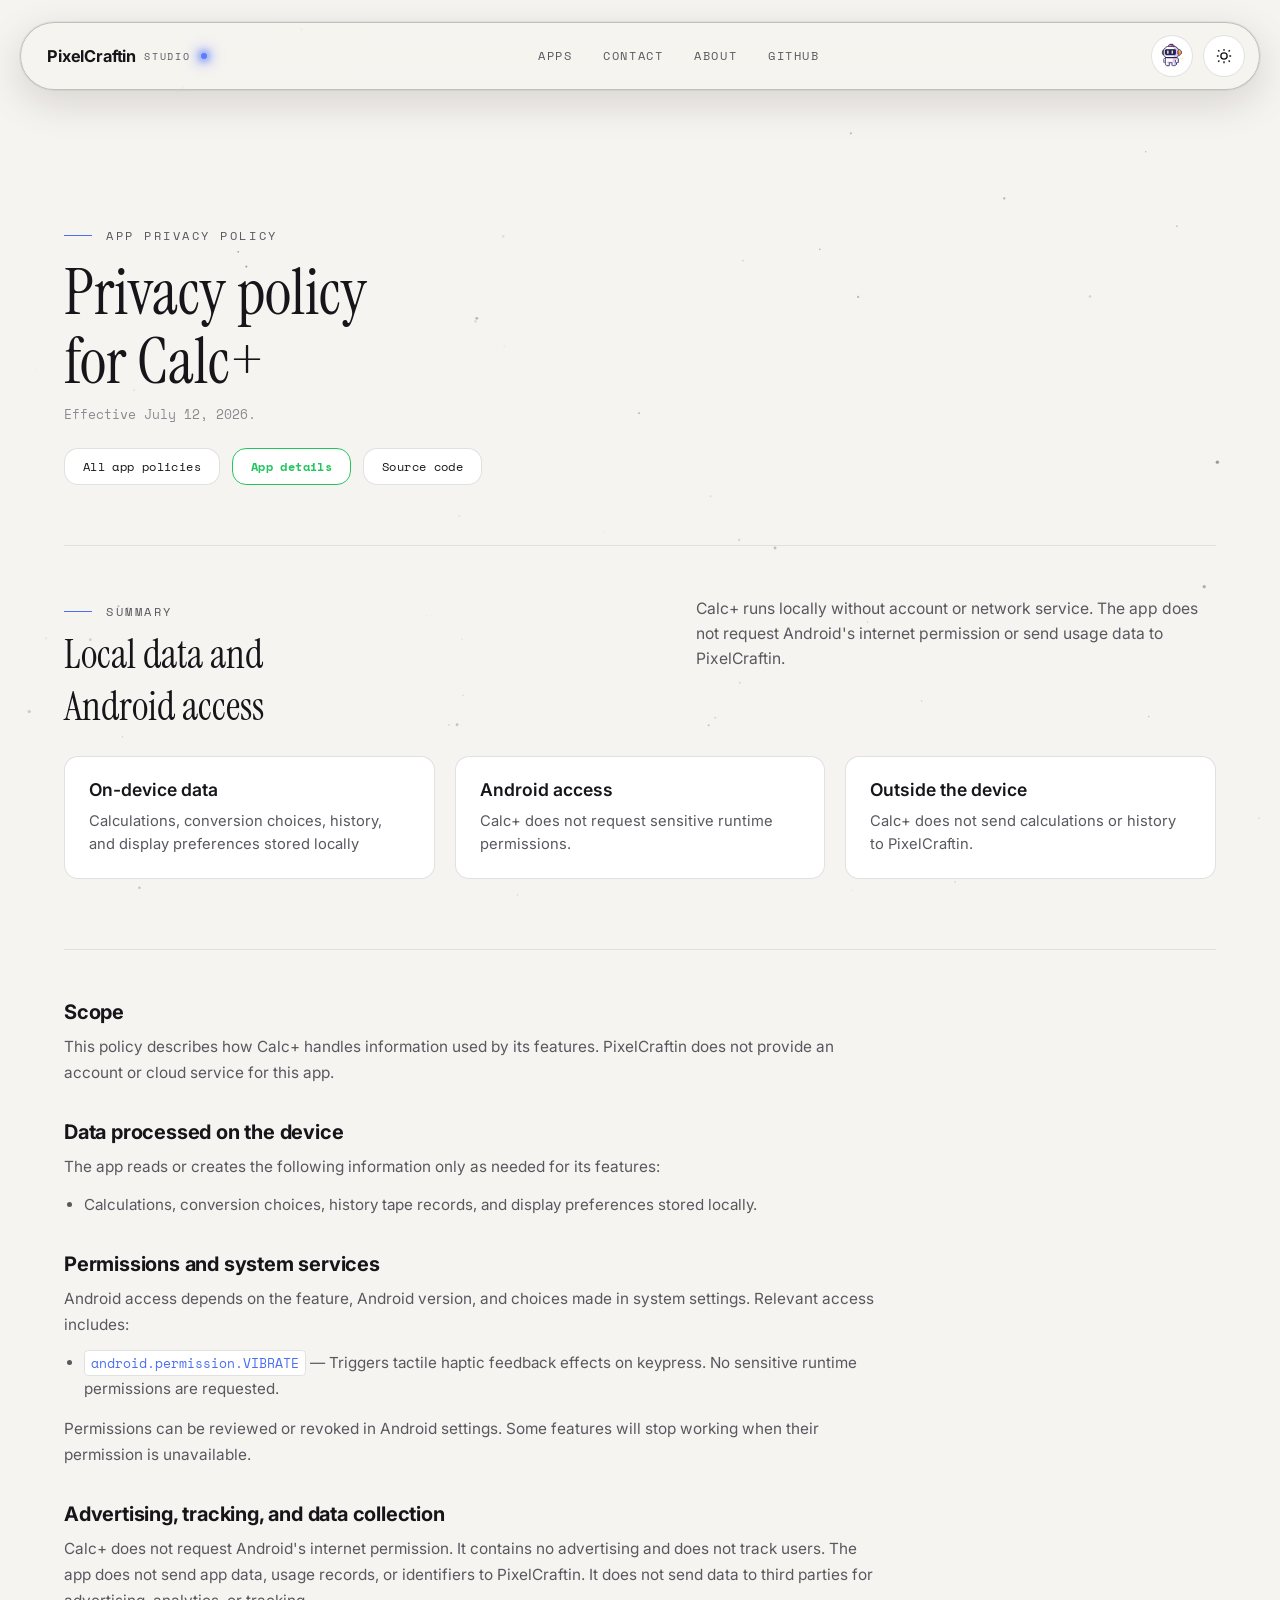
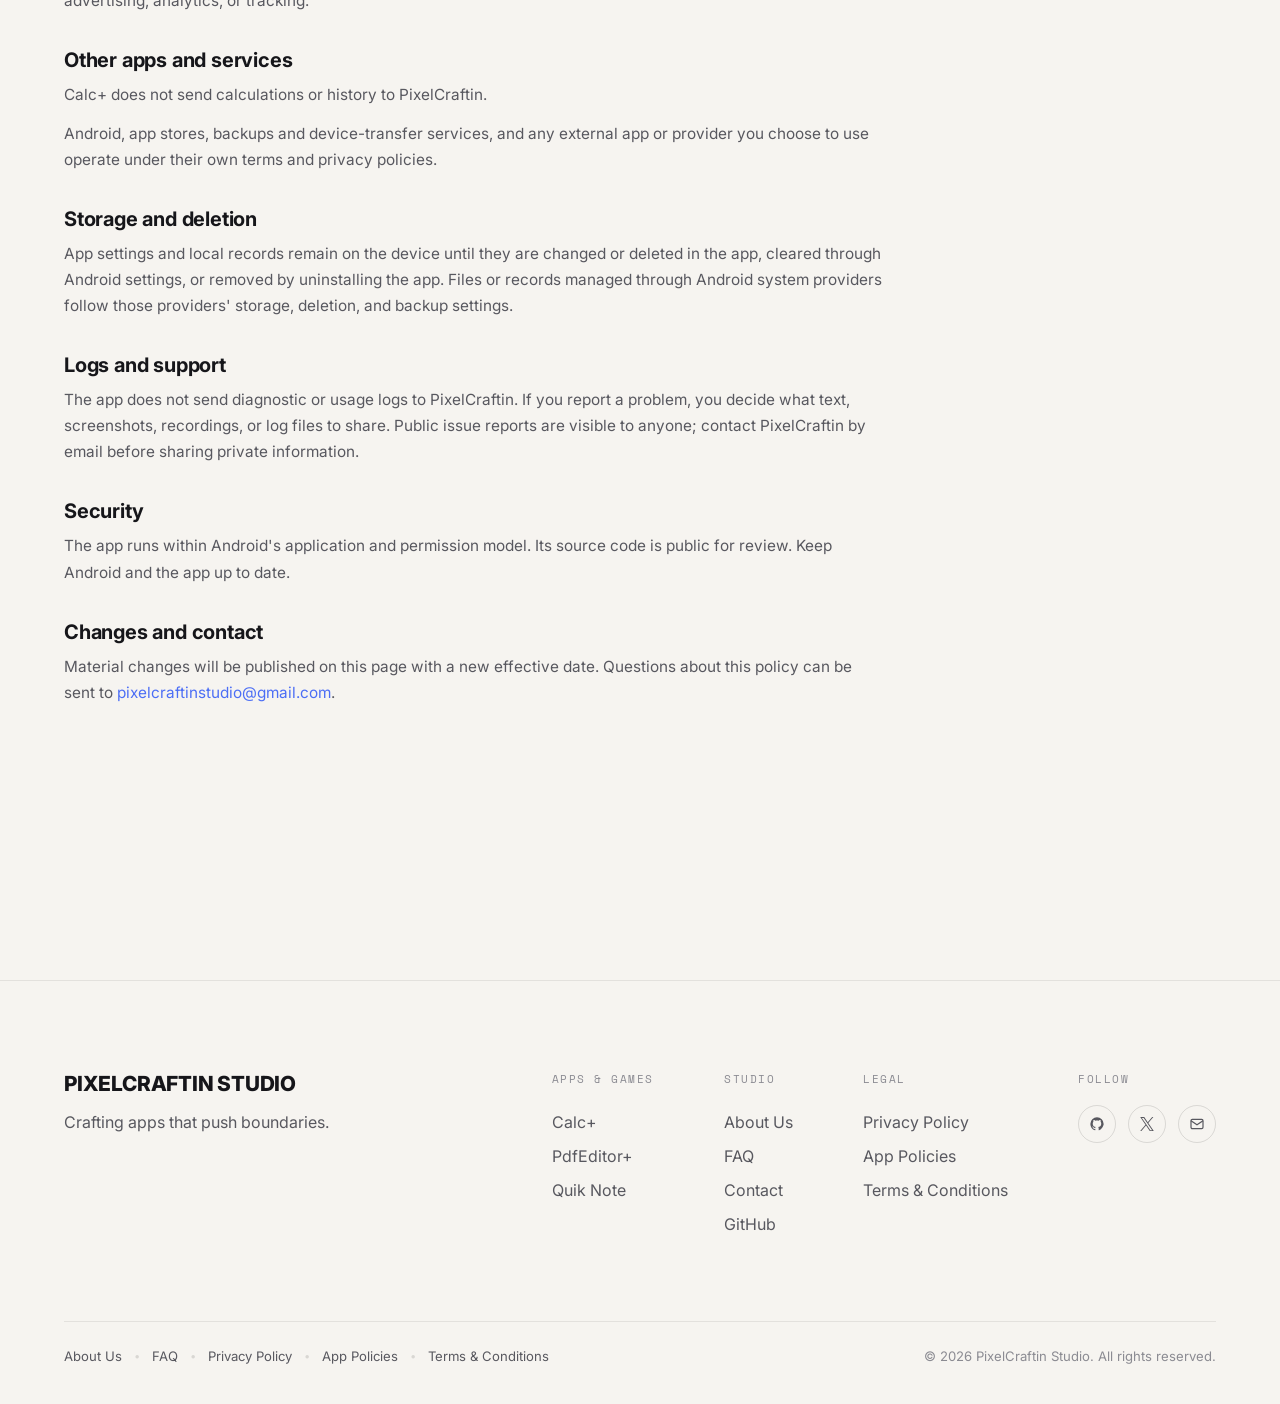
<file: App Policy/calc-policy.html>
<!DOCTYPE html>
<html lang="en" data-theme="dark">

<head>
  <meta charset="UTF-8">
  <meta name="viewport" content="width=device-width, initial-scale=1.0">
  <title>Calc+ Privacy Policy — PixelCraftin Studio</title>
  <meta name="description"
    content="Privacy policy for Calc+ by PixelCraftin Studio. Zero ads, zero tracking, 100% on-device calculations and conversions.">
  <link rel="icon" type="image/png" sizes="32x32" href="../favicon/favicon-32x32.png">
  <link rel="icon" type="image/png" sizes="16x16" href="../favicon/favicon-16x16.png">
  <link rel="icon" type="image/png" sizes="48x48" href="../favicon/favicon-48x48.png">
  <link rel="apple-touch-icon" sizes="180x180" href="../apple-touch-icon.png">
  <link rel="stylesheet" href="../css/style.css?v=2.8">
</head>

<body>
  <canvas id="starfield" aria-hidden="true"></canvas>

  <header class="site-header">
    <div class="capsule">
      <a class="brand" href="../index.html">
        PixelCraftin
        <span>Studio</span>
      </a>
      <nav class="nav-links" data-nav>
        <a href="../apps.html">Apps</a>
        <a href="../contact.html">Contact</a>
        <a href="../about.html">About</a>
        <a href="https://github.com/pixelcraftin" target="_blank" rel="noopener">GitHub</a>
      </nav>
      <div class="header-actions">
        <!-- Robo Companion Button -->
        <button class="robo-btn" data-robo-toggle aria-label="Open Robo">
          <img class="robo-icon" src="../ROBO.webp" alt="Robo" width="32" height="32" style="width:32px;height:32px;object-fit:contain;background:transparent;">
        </button>

        <button class="theme-toggle" data-theme-toggle aria-label="Toggle color theme">
          <svg class="moon-icon" viewBox="0 0 24 24" fill="none" stroke="currentColor" stroke-width="1.8">
            <path d="M21 12.8A9 9 0 1 1 11.2 3 7 7 0 0 0 21 12.8Z" />
          </svg>
          <svg class="sun-icon" viewBox="0 0 24 24" fill="none" stroke="currentColor" stroke-width="1.8">
            <circle cx="12" cy="12" r="4.2" />
            <path
              d="M12 2.5v2.4M12 19.1v2.4M4.2 4.2l1.7 1.7M18.1 18.1l1.7 1.7M2.5 12h2.4M19.1 12h2.4M4.2 19.8l1.7-1.7M18.1 5.9l1.7-1.7" />
          </svg>
        </button>
        <button class="menu-btn" data-menu-toggle aria-label="Open menu" aria-expanded="false">
          <span></span><span></span><span></span>
        </button>
      </div>
    </div>
  </header>

  <nav class="mobile-panel" data-mobile-panel data-nav>
    <a href="../apps.html">Apps</a>
    <a href="../contact.html">Contact</a>
    <a href="../about.html">About</a>
    <a href="https://github.com/pixelcraftin" target="_blank" rel="noopener">GitHub</a>
  </nav>

  <main class="page doc-page">
    <div class="wrap">

      <!-- Hero Header -->
      <div class="app-policy-hero">
        <span class="eyebrow rule">APP PRIVACY POLICY</span>
        <h1>Privacy policy<br>for Calc+</h1>
        <div class="app-policy-date">Effective July 12, 2026.</div>

        <div class="app-policy-actions">
          <a class="app-policy-btn" href="../policy.html">All app policies</a>
          <a class="app-policy-btn accent" href="../apps.html#calc">App details</a>
          <a class="app-policy-btn" href="https://github.com/pixelcraftin" target="_blank" rel="noopener">Source code</a>
        </div>
      </div>

      <div class="policy-divider"></div>

      <!-- Summary Section -->
      <section style="padding: 10px 0 30px;">
        <div class="app-policy-summary-head">
          <div class="app-policy-summary-head-left">
            <span class="eyebrow rule">SUMMARY</span>
            <h2>Local data and<br>Android access</h2>
          </div>
          <p>
            Calc+ runs locally without account or network service. The app does not request Android's internet permission or send usage data to PixelCraftin.
          </p>
        </div>

        <div class="app-policy-summary-grid">
          <div class="app-policy-summary-card">
            <h4>On-device data</h4>
            <p>Calculations, conversion choices, history, and display preferences stored locally</p>
          </div>
          <div class="app-policy-summary-card">
            <h4>Android access</h4>
            <p>Calc+ does not request sensitive runtime permissions.</p>
          </div>
          <div class="app-policy-summary-card">
            <h4>Outside the device</h4>
            <p>Calc+ does not send calculations or history to PixelCraftin.</p>
          </div>
        </div>
      </section>

      <div class="policy-divider"></div>

      <!-- Detailed Policy Body -->
      <div class="app-policy-body">

        <div class="app-policy-section">
          <h3>Scope</h3>
          <p>
            This policy describes how Calc+ handles information used by its features. PixelCraftin does not provide an account or cloud service for this app.
          </p>
        </div>

        <div class="app-policy-section">
          <h3>Data processed on the device</h3>
          <p>The app reads or creates the following information only as needed for its features:</p>
          <ul>
            <li>Calculations, conversion choices, history tape records, and display preferences stored locally.</li>
          </ul>
        </div>

        <div class="app-policy-section">
          <h3>Permissions and system services</h3>
          <p>Android access depends on the feature, Android version, and choices made in system settings. Relevant access includes:</p>
          <ul>
            <li><code>android.permission.VIBRATE</code> — Triggers tactile haptic feedback effects on keypress. No sensitive runtime permissions are requested.</li>
          </ul>
          <p>Permissions can be reviewed or revoked in Android settings. Some features will stop working when their permission is unavailable.</p>
        </div>

        <div class="app-policy-section">
          <h3>Advertising, tracking, and data collection</h3>
          <p>
            Calc+ does not request Android's internet permission. It contains no advertising and does not track users. The app does not send app data, usage records, or identifiers to PixelCraftin. It does not send data to third parties for advertising, analytics, or tracking.
          </p>
        </div>

        <div class="app-policy-section">
          <h3>Other apps and services</h3>
          <p>Calc+ does not send calculations or history to PixelCraftin.</p>
          <p>
            Android, app stores, backups and device-transfer services, and any external app or provider you choose to use operate under their own terms and privacy policies.
          </p>
        </div>

        <div class="app-policy-section">
          <h3>Storage and deletion</h3>
          <p>
            App settings and local records remain on the device until they are changed or deleted in the app, cleared through Android settings, or removed by uninstalling the app. Files or records managed through Android system providers follow those providers' storage, deletion, and backup settings.
          </p>
        </div>

        <div class="app-policy-section">
          <h3>Logs and support</h3>
          <p>
            The app does not send diagnostic or usage logs to PixelCraftin. If you report a problem, you decide what text, screenshots, recordings, or log files to share. Public issue reports are visible to anyone; contact PixelCraftin by email before sharing private information.
          </p>
        </div>

        <div class="app-policy-section">
          <h3>Security</h3>
          <p>
            The app runs within Android's application and permission model. Its source code is public for review. Keep Android and the app up to date.
          </p>
        </div>

        <div class="app-policy-section">
          <h3>Changes and contact</h3>
          <p>
            Material changes will be published on this page with a new effective date. Questions about this policy can be sent to <a href="mailto:pixelcraftinstudio@gmail.com" style="color:var(--accent);">pixelcraftinstudio@gmail.com</a>.
          </p>
        </div>

      </div>

    </div>
  </main>

  <footer>
    <div class="wrap">
      <div class="footer-top">
        <div class="footer-brand">
          <h3>PIXELCRAFTIN STUDIO</h3>
          <p>Crafting apps that push boundaries.</p>
        </div>
        <div class="footer-cols">
          <div class="footer-col">
            <span class="h">Apps &amp; Games</span>
            <a href="../apps.html#calc">Calc+</a>
            <a href="../apps.html#pdf">PdfEditor+</a>
            <a href="../apps.html#notes">Quik Note</a>
          </div>
          <div class="footer-col">
            <span class="h">Studio</span>
            <a href="../about.html">About Us</a>
            <a href="../faq.html">FAQ</a>
            <a href="../contact.html">Contact</a>
            <a href="https://github.com/pixelcraftin" target="_blank" rel="noopener">GitHub</a>
          </div>
          <div class="footer-col">
            <span class="h">Legal</span>
            <a href="../privacy.html">Privacy Policy</a>
            <a href="../policy.html">App Policies</a>
            <a href="../terms.html">Terms &amp; Conditions</a>
          </div>
          <div class="footer-col">
            <span class="h">Follow</span>
            <div class="footer-social">
              <a href="https://github.com/pixelcraftin" target="_blank" rel="noopener" aria-label="GitHub"><svg
                  viewBox="0 0 24 24" fill="currentColor">
                  <path
                    d="M12 2A10 10 0 0 0 2 12c0 4.42 2.87 8.17 6.84 9.5.5.08.66-.23.66-.5v-1.69c-2.77.6-3.36-1.34-3.36-1.34-.46-1.16-1.11-1.47-1.11-1.47-.91-.62.07-.6.07-.6 1 .07 1.53 1.03 1.53 1.03.87 1.52 2.34 1.07 2.91.83.1-.65.35-1.09.63-1.34-2.22-.25-4.55-1.11-4.55-4.92 0-1.11.38-2 1.03-2.71-.1-.25-.45-1.29.1-2.64 0 0 .84-.27 2.75 1.02.79-.22 1.65-.33 2.5-.33.85 0 1.71.11 2.5.33 1.91-1.29 2.75-1.02 2.75-1.02.55 1.35.2 2.39.1 2.64.65.71 1.03 1.6 1.03 2.71 0 3.82-2.34 4.66-4.57 4.91.36.31.69.92.69 1.85V21c0 .27.16.59.67.5C19.14 20.16 22 14.42 22 12A10 10 0 0 0 12 2z" />
                </svg></a>
              <a href="https://twitter.com/CraftinPixel" target="_blank" rel="noopener" aria-label="X / Twitter"><svg
                  xmlns="http://www.w3.org/2000/svg" width="1em" height="1em" viewBox="0 0 16 16">
                  <title xmlns="">twitter</title>
                  <path fill="currentColor"
                    d="M9.294 6.928L14.357 1h-1.2L8.762 6.147L5.25 1H1.2l5.31 7.784L1.2 15h1.2l4.642-5.436L10.751 15h4.05zM7.651 8.852l-.538-.775L2.832 1.91h1.843l3.454 4.977l.538.775l4.491 6.47h-1.843z" />
                </svg></a>
              <a href="mailto:pixelcraftinstudio@gmail.com" aria-label="Email"><svg viewBox="0 0 24 24" fill="none"
                  stroke="currentColor" stroke-width="1.8">
                  <rect x="3" y="5" width="18" height="14" rx="2" />
                  <path d="m3 7 9 6 9-6" />
                </svg></a>
            </div>
          </div>
        </div>
      </div>
      <div class="footer-bottom">
        <div class="footer-bottom-links">
          <a href="../about.html">About Us</a>
          <span class="sep">•</span>
          <a href="../faq.html">FAQ</a>
          <span class="sep">•</span>
          <a href="../privacy.html">Privacy Policy</a>
          <span class="sep">•</span>
          <a href="../policy.html">App Policies</a>
          <span class="sep">•</span>
          <a href="../terms.html">Terms &amp; Conditions</a>
        </div>
        <div>© 2026 PixelCraftin Studio. All rights reserved.</div>
      </div>
    </div>
  </footer>

  <script src="../js/script.js?v=2.8"></script>
</body>

</html>
</file>
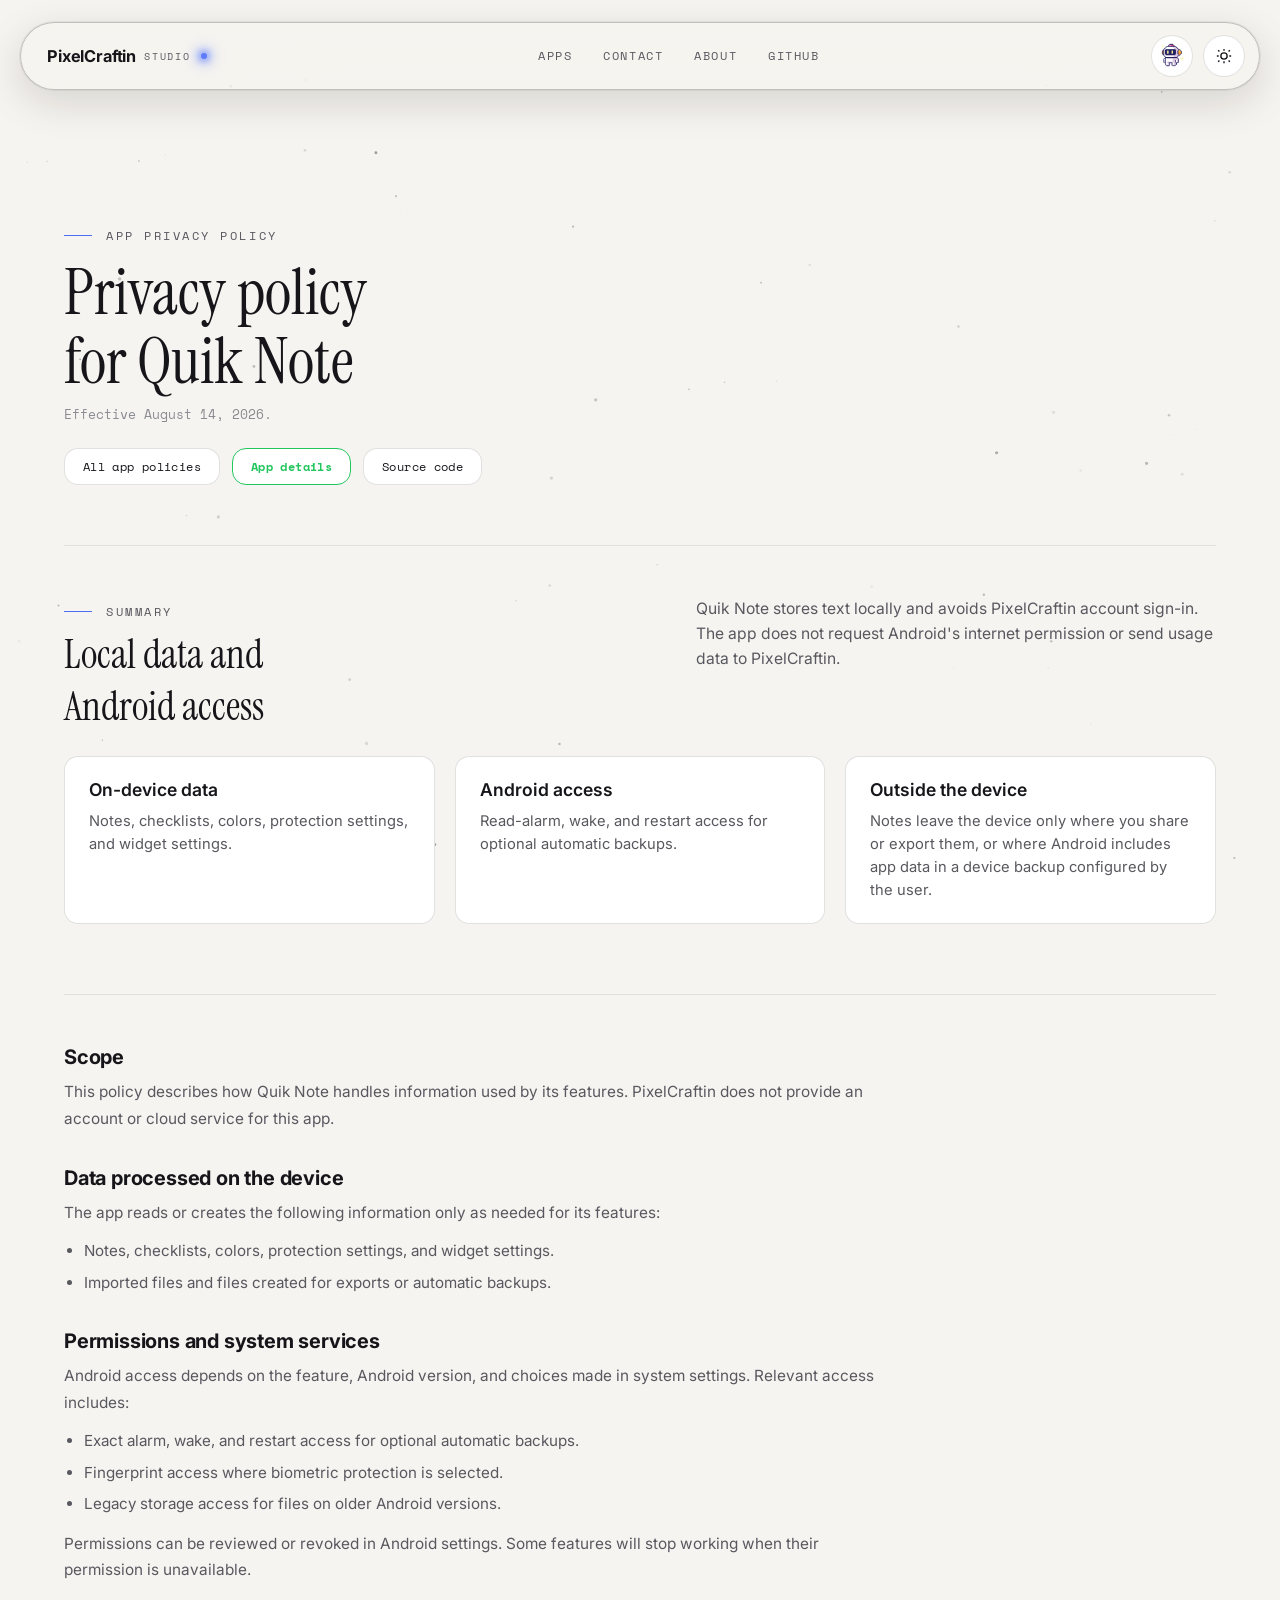
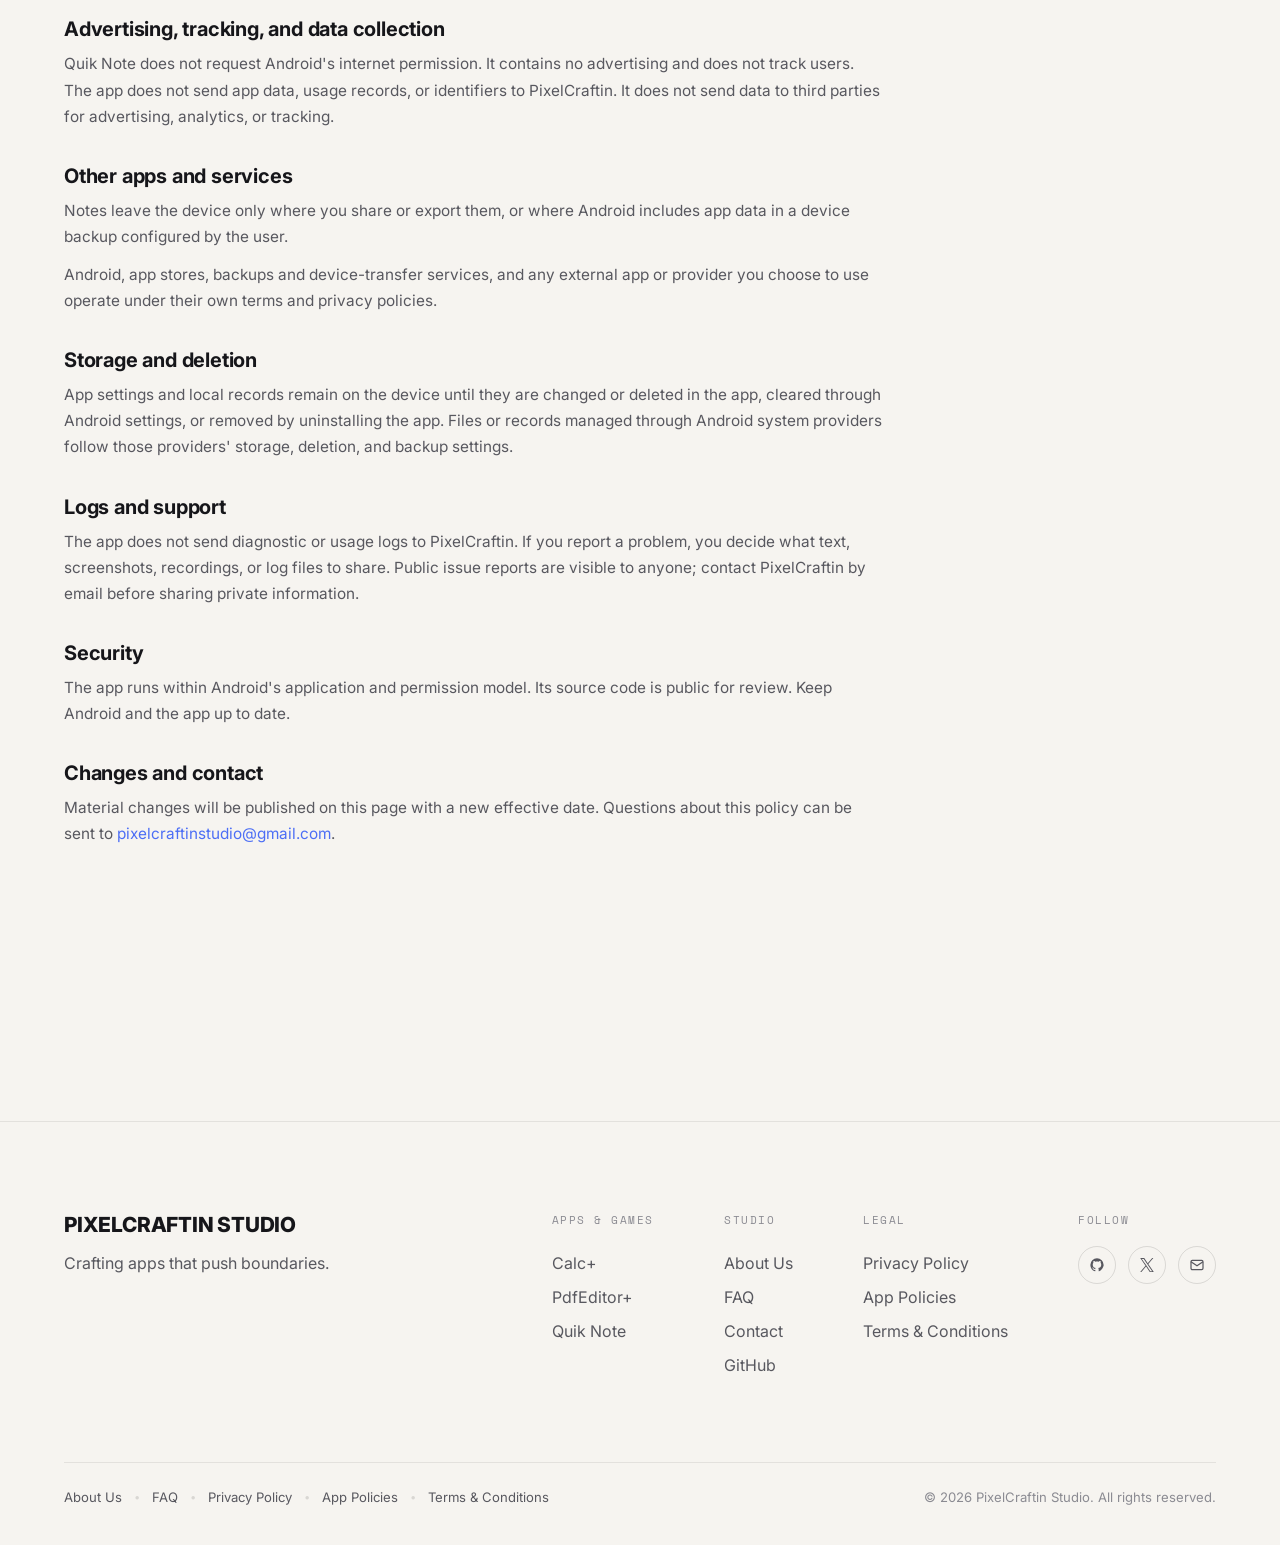
<file: App Policy/notes-policy.html>
<!DOCTYPE html>
<html lang="en" data-theme="dark">

<head>
  <meta charset="UTF-8">
  <meta name="viewport" content="width=device-width, initial-scale=1.0">
  <title>Quik Note Privacy Policy — PixelCraftin Studio</title>
  <meta name="description"
    content="Privacy policy for Quik Note by PixelCraftin Studio. Zero ads, zero tracking, 100% on-device markdown notes, checklists, and widgets.">
  <link rel="icon" type="image/png" sizes="32x32" href="../favicon/favicon-32x32.png">
  <link rel="icon" type="image/png" sizes="16x16" href="../favicon/favicon-16x16.png">
  <link rel="icon" type="image/png" sizes="48x48" href="../favicon/favicon-48x48.png">
  <link rel="apple-touch-icon" sizes="180x180" href="../apple-touch-icon.png">
  <link rel="stylesheet" href="../css/style.css?v=2.8">
</head>

<body>
  <canvas id="starfield" aria-hidden="true"></canvas>

  <header class="site-header">
    <div class="capsule">
      <a class="brand" href="../index.html">
        PixelCraftin
        <span>Studio</span>
      </a>
      <nav class="nav-links" data-nav>
        <a href="../apps.html">Apps</a>
        <a href="../contact.html">Contact</a>
        <a href="../about.html">About</a>
        <a href="https://github.com/pixelcraftin" target="_blank" rel="noopener">GitHub</a>
      </nav>
      <div class="header-actions">
        <!-- Robo Companion Button -->
        <button class="robo-btn" data-robo-toggle aria-label="Open Robo">
          <img class="robo-icon" src="../ROBO.webp" alt="Robo" width="32" height="32" style="width:32px;height:32px;object-fit:contain;background:transparent;">
        </button>

        <button class="theme-toggle" data-theme-toggle aria-label="Toggle color theme">
          <svg class="moon-icon" viewBox="0 0 24 24" fill="none" stroke="currentColor" stroke-width="1.8">
            <path d="M21 12.8A9 9 0 1 1 11.2 3 7 7 0 0 0 21 12.8Z" />
          </svg>
          <svg class="sun-icon" viewBox="0 0 24 24" fill="none" stroke="currentColor" stroke-width="1.8">
            <circle cx="12" cy="12" r="4.2" />
            <path
              d="M12 2.5v2.4M12 19.1v2.4M4.2 4.2l1.7 1.7M18.1 18.1l1.7 1.7M2.5 12h2.4M19.1 12h2.4M4.2 19.8l1.7-1.7M18.1 5.9l1.7-1.7" />
          </svg>
        </button>
        <button class="menu-btn" data-menu-toggle aria-label="Open menu" aria-expanded="false">
          <span></span><span></span><span></span>
        </button>
      </div>
    </div>
  </header>

  <nav class="mobile-panel" data-mobile-panel data-nav>
    <a href="../apps.html">Apps</a>
    <a href="../contact.html">Contact</a>
    <a href="../about.html">About</a>
    <a href="https://github.com/pixelcraftin" target="_blank" rel="noopener">GitHub</a>
  </nav>

  <main class="page doc-page">
    <div class="wrap">

      <!-- Hero Header -->
      <div class="app-policy-hero">
        <span class="eyebrow rule">APP PRIVACY POLICY</span>
        <h1>Privacy policy<br>for Quik Note</h1>
        <div class="app-policy-date">Effective August 14, 2026.</div>

        <div class="app-policy-actions">
          <a class="app-policy-btn" href="../policy.html">All app policies</a>
          <a class="app-policy-btn accent" href="../apps.html#notes">App details</a>
          <a class="app-policy-btn" href="https://github.com/pixelcraftin" target="_blank" rel="noopener">Source code</a>
        </div>
      </div>

      <div class="policy-divider"></div>

      <!-- Summary Section -->
      <section style="padding: 10px 0 30px;">
        <div class="app-policy-summary-head">
          <div class="app-policy-summary-head-left">
            <span class="eyebrow rule">SUMMARY</span>
            <h2>Local data and<br>Android access</h2>
          </div>
          <p>
            Quik Note stores text locally and avoids PixelCraftin account sign-in. The app does not request Android's internet permission or send usage data to PixelCraftin.
          </p>
        </div>

        <div class="app-policy-summary-grid">
          <div class="app-policy-summary-card">
            <h4>On-device data</h4>
            <p>Notes, checklists, colors, protection settings, and widget settings.</p>
          </div>
          <div class="app-policy-summary-card">
            <h4>Android access</h4>
            <p>Read-alarm, wake, and restart access for optional automatic backups.</p>
          </div>
          <div class="app-policy-summary-card">
            <h4>Outside the device</h4>
            <p>Notes leave the device only where you share or export them, or where Android includes app data in a device backup configured by the user.</p>
          </div>
        </div>
      </section>

      <div class="policy-divider"></div>

      <!-- Detailed Policy Body -->
      <div class="app-policy-body">

        <div class="app-policy-section">
          <h3>Scope</h3>
          <p>
            This policy describes how Quik Note handles information used by its features. PixelCraftin does not provide an account or cloud service for this app.
          </p>
        </div>

        <div class="app-policy-section">
          <h3>Data processed on the device</h3>
          <p>The app reads or creates the following information only as needed for its features:</p>
          <ul>
            <li>Notes, checklists, colors, protection settings, and widget settings.</li>
            <li>Imported files and files created for exports or automatic backups.</li>
          </ul>
        </div>

        <div class="app-policy-section">
          <h3>Permissions and system services</h3>
          <p>Android access depends on the feature, Android version, and choices made in system settings. Relevant access includes:</p>
          <ul>
            <li>Exact alarm, wake, and restart access for optional automatic backups.</li>
            <li>Fingerprint access where biometric protection is selected.</li>
            <li>Legacy storage access for files on older Android versions.</li>
          </ul>
          <p>Permissions can be reviewed or revoked in Android settings. Some features will stop working when their permission is unavailable.</p>
        </div>

        <div class="app-policy-section">
          <h3>Advertising, tracking, and data collection</h3>
          <p>
            Quik Note does not request Android's internet permission. It contains no advertising and does not track users. The app does not send app data, usage records, or identifiers to PixelCraftin. It does not send data to third parties for advertising, analytics, or tracking.
          </p>
        </div>

        <div class="app-policy-section">
          <h3>Other apps and services</h3>
          <p>
            Notes leave the device only where you share or export them, or where Android includes app data in a device backup configured by the user.
          </p>
          <p>
            Android, app stores, backups and device-transfer services, and any external app or provider you choose to use operate under their own terms and privacy policies.
          </p>
        </div>

        <div class="app-policy-section">
          <h3>Storage and deletion</h3>
          <p>
            App settings and local records remain on the device until they are changed or deleted in the app, cleared through Android settings, or removed by uninstalling the app. Files or records managed through Android system providers follow those providers' storage, deletion, and backup settings.
          </p>
        </div>

        <div class="app-policy-section">
          <h3>Logs and support</h3>
          <p>
            The app does not send diagnostic or usage logs to PixelCraftin. If you report a problem, you decide what text, screenshots, recordings, or log files to share. Public issue reports are visible to anyone; contact PixelCraftin by email before sharing private information.
          </p>
        </div>

        <div class="app-policy-section">
          <h3>Security</h3>
          <p>
            The app runs within Android's application and permission model. Its source code is public for review. Keep Android and the app up to date.
          </p>
        </div>

        <div class="app-policy-section">
          <h3>Changes and contact</h3>
          <p>
            Material changes will be published on this page with a new effective date. Questions about this policy can be sent to <a href="mailto:pixelcraftinstudio@gmail.com" style="color:var(--accent);">pixelcraftinstudio@gmail.com</a>.
          </p>
        </div>

      </div>

    </div>
  </main>

  <footer>
    <div class="wrap">
      <div class="footer-top">
        <div class="footer-brand">
          <h3>PIXELCRAFTIN STUDIO</h3>
          <p>Crafting apps that push boundaries.</p>
        </div>
        <div class="footer-cols">
          <div class="footer-col">
            <span class="h">Apps &amp; Games</span>
            <a href="../apps.html#calc">Calc+</a>
            <a href="../apps.html#pdf">PdfEditor+</a>
            <a href="../apps.html#notes">Quik Note</a>
          </div>
          <div class="footer-col">
            <span class="h">Studio</span>
            <a href="../about.html">About Us</a>
            <a href="../faq.html">FAQ</a>
            <a href="../contact.html">Contact</a>
            <a href="https://github.com/pixelcraftin" target="_blank" rel="noopener">GitHub</a>
          </div>
          <div class="footer-col">
            <span class="h">Legal</span>
            <a href="../privacy.html">Privacy Policy</a>
            <a href="../policy.html">App Policies</a>
            <a href="../terms.html">Terms &amp; Conditions</a>
          </div>
          <div class="footer-col">
            <span class="h">Follow</span>
            <div class="footer-social">
              <a href="https://github.com/pixelcraftin" target="_blank" rel="noopener" aria-label="GitHub"><svg
                  viewBox="0 0 24 24" fill="currentColor">
                  <path
                    d="M12 2A10 10 0 0 0 2 12c0 4.42 2.87 8.17 6.84 9.5.5.08.66-.23.66-.5v-1.69c-2.77.6-3.36-1.34-3.36-1.34-.46-1.16-1.11-1.47-1.11-1.47-.91-.62.07-.6.07-.6 1 .07 1.53 1.03 1.53 1.03.87 1.52 2.34 1.07 2.91.83.1-.65.35-1.09.63-1.34-2.22-.25-4.55-1.11-4.55-4.92 0-1.11.38-2 1.03-2.71-.1-.25-.45-1.29.1-2.64 0 0 .84-.27 2.75 1.02.79-.22 1.65-.33 2.5-.33.85 0 1.71.11 2.5.33 1.91-1.29 2.75-1.02 2.75-1.02.55 1.35.2 2.39.1 2.64.65.71 1.03 1.6 1.03 2.71 0 3.82-2.34 4.66-4.57 4.91.36.31.69.92.69 1.85V21c0 .27.16.59.67.5C19.14 20.16 22 14.42 22 12A10 10 0 0 0 12 2z" />
                </svg></a>
              <a href="https://twitter.com/CraftinPixel" target="_blank" rel="noopener" aria-label="X / Twitter"><svg
                  xmlns="http://www.w3.org/2000/svg" width="1em" height="1em" viewBox="0 0 16 16">
                  <title xmlns="">twitter</title>
                  <path fill="currentColor"
                    d="M9.294 6.928L14.357 1h-1.2L8.762 6.147L5.25 1H1.2l5.31 7.784L1.2 15h1.2l4.642-5.436L10.751 15h4.05zM7.651 8.852l-.538-.775L2.832 1.91h1.843l3.454 4.977l.538.775l4.491 6.47h-1.843z" />
                </svg></a>
              <a href="mailto:pixelcraftinstudio@gmail.com" aria-label="Email"><svg viewBox="0 0 24 24" fill="none"
                  stroke="currentColor" stroke-width="1.8">
                  <rect x="3" y="5" width="18" height="14" rx="2" />
                  <path d="m3 7 9 6 9-6" />
                </svg></a>
            </div>
          </div>
        </div>
      </div>
      <div class="footer-bottom">
        <div class="footer-bottom-links">
          <a href="../about.html">About Us</a>
          <span class="sep">•</span>
          <a href="../faq.html">FAQ</a>
          <span class="sep">•</span>
          <a href="../privacy.html">Privacy Policy</a>
          <span class="sep">•</span>
          <a href="../policy.html">App Policies</a>
          <span class="sep">•</span>
          <a href="../terms.html">Terms &amp; Conditions</a>
        </div>
        <div>© 2026 PixelCraftin Studio. All rights reserved.</div>
      </div>
    </div>
  </footer>

  <script src="../js/script.js?v=2.8"></script>
</body>

</html>
</file>
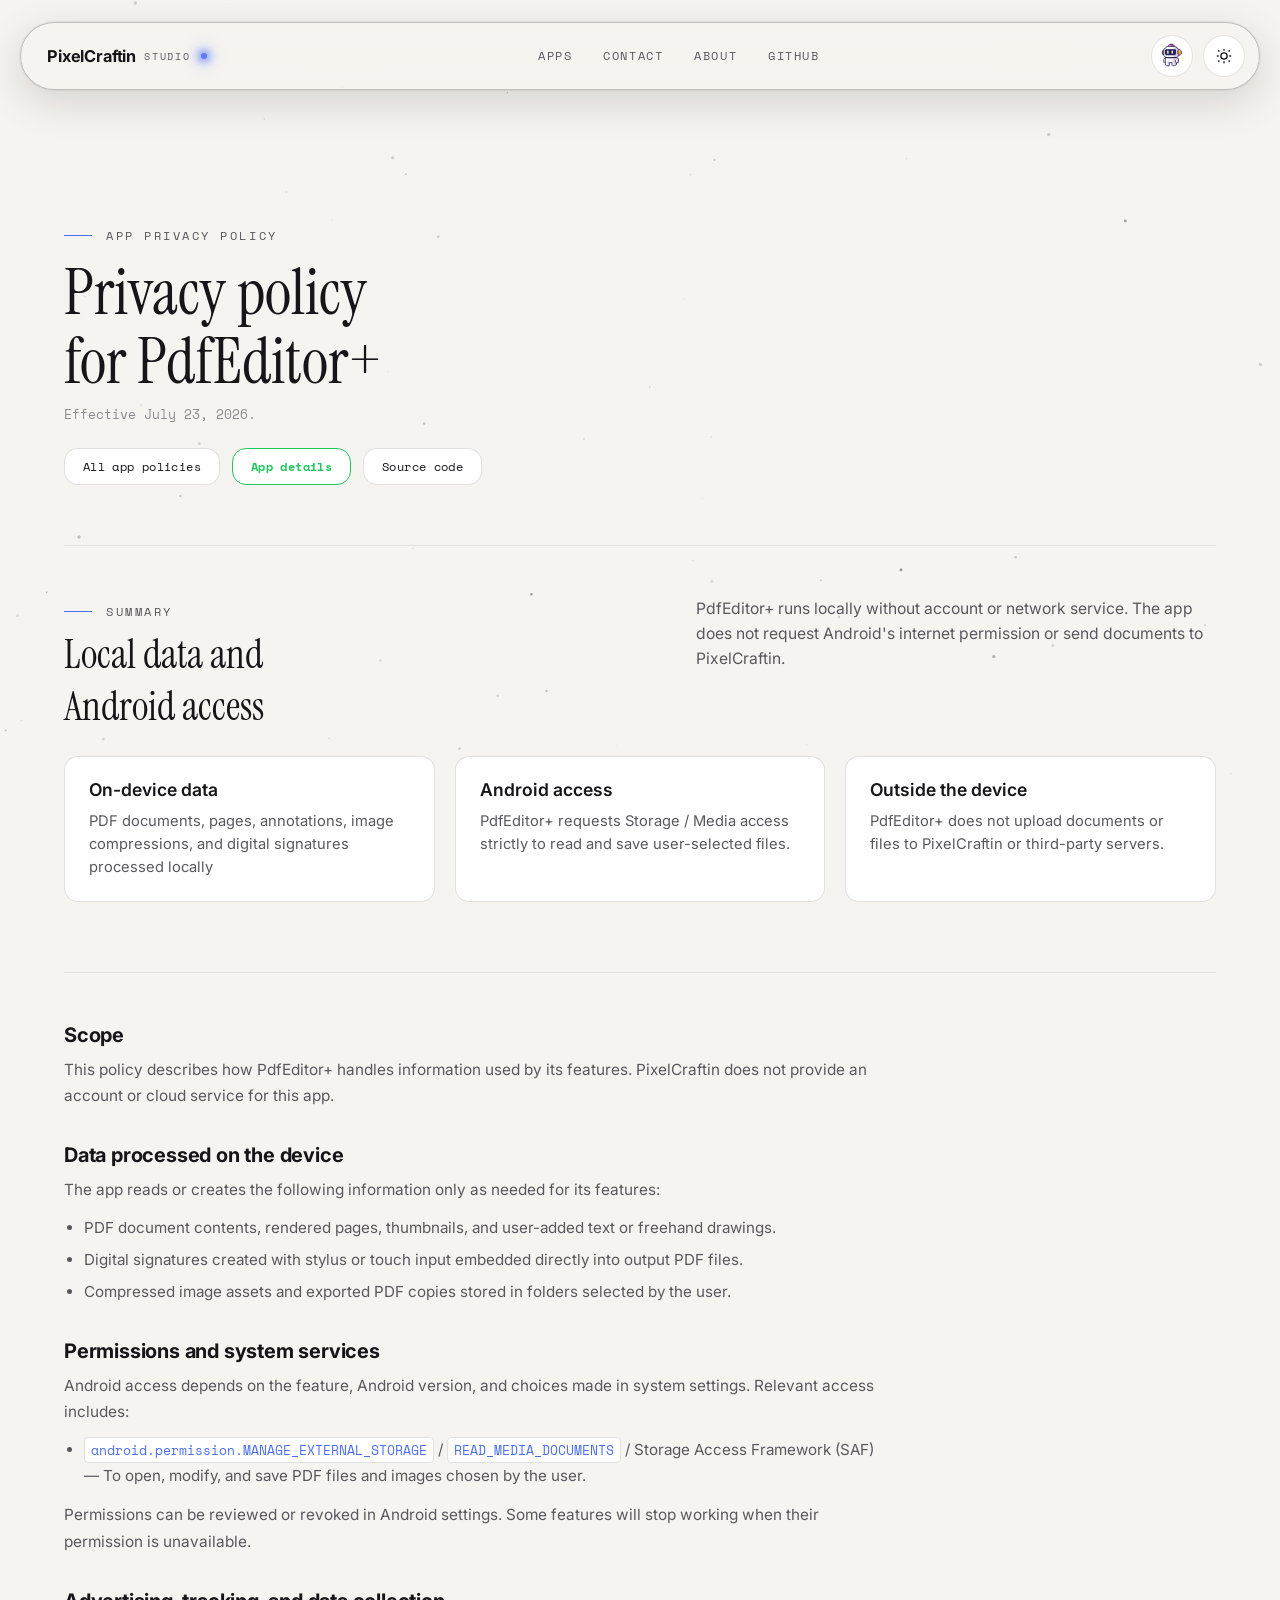
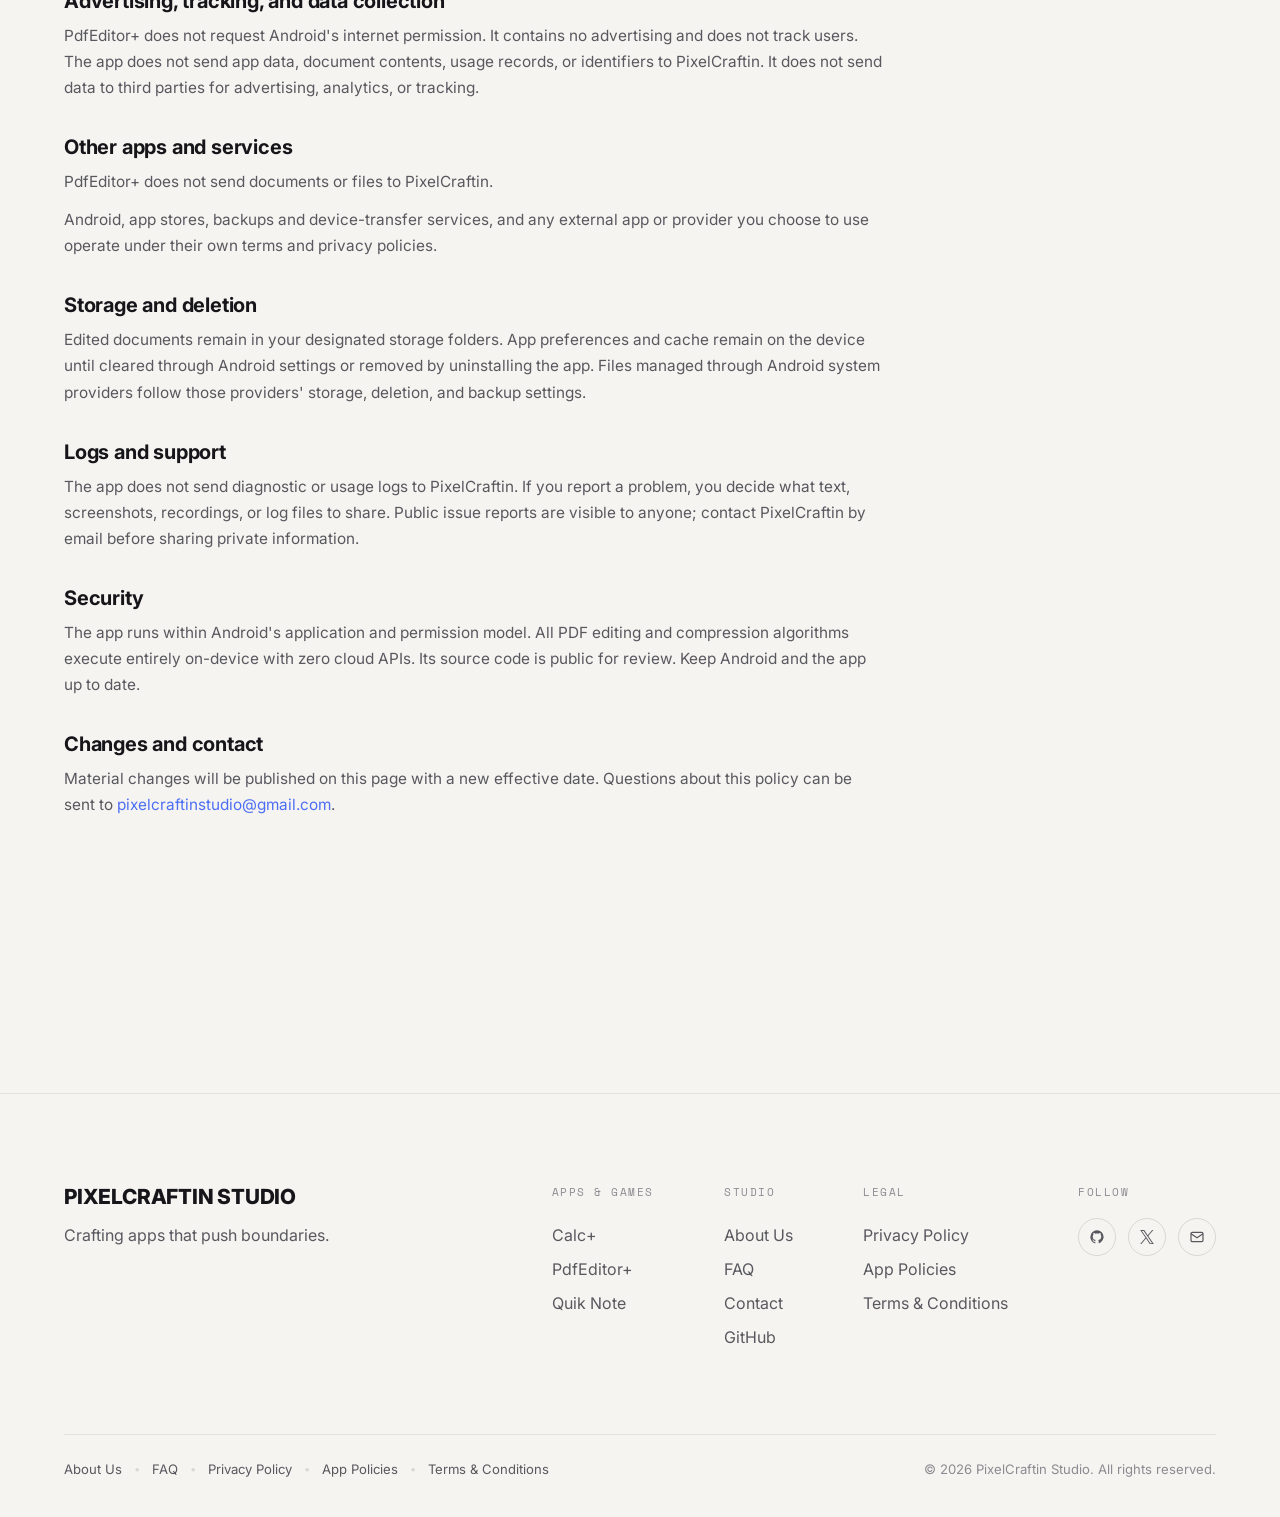
<file: App Policy/pdf-policy.html>
<!DOCTYPE html>
<html lang="en" data-theme="dark">

<head>
  <meta charset="UTF-8">
  <meta name="viewport" content="width=device-width, initial-scale=1.0">
  <title>PdfEditor+ Privacy Policy — PixelCraftin Studio</title>
  <meta name="description"
    content="Privacy policy for PdfEditor+ by PixelCraftin Studio. Zero ads, zero tracking, 100% on-device PDF editing, image compression, and signing.">
  <link rel="icon" type="image/png" sizes="32x32" href="../favicon/favicon-32x32.png">
  <link rel="icon" type="image/png" sizes="16x16" href="../favicon/favicon-16x16.png">
  <link rel="icon" type="image/png" sizes="48x48" href="../favicon/favicon-48x48.png">
  <link rel="apple-touch-icon" sizes="180x180" href="../apple-touch-icon.png">
  <link rel="stylesheet" href="../css/style.css?v=2.8">
</head>

<body>
  <canvas id="starfield" aria-hidden="true"></canvas>

  <header class="site-header">
    <div class="capsule">
      <a class="brand" href="../index.html">
        PixelCraftin
        <span>Studio</span>
      </a>
      <nav class="nav-links" data-nav>
        <a href="../apps.html">Apps</a>
        <a href="../contact.html">Contact</a>
        <a href="../about.html">About</a>
        <a href="https://github.com/pixelcraftin" target="_blank" rel="noopener">GitHub</a>
      </nav>
      <div class="header-actions">
        <!-- Robo Companion Button -->
        <button class="robo-btn" data-robo-toggle aria-label="Open Robo">
          <img class="robo-icon" src="../ROBO.webp" alt="Robo" width="32" height="32" style="width:32px;height:32px;object-fit:contain;background:transparent;">
        </button>

        <button class="theme-toggle" data-theme-toggle aria-label="Toggle color theme">
          <svg class="moon-icon" viewBox="0 0 24 24" fill="none" stroke="currentColor" stroke-width="1.8">
            <path d="M21 12.8A9 9 0 1 1 11.2 3 7 7 0 0 0 21 12.8Z" />
          </svg>
          <svg class="sun-icon" viewBox="0 0 24 24" fill="none" stroke="currentColor" stroke-width="1.8">
            <circle cx="12" cy="12" r="4.2" />
            <path
              d="M12 2.5v2.4M12 19.1v2.4M4.2 4.2l1.7 1.7M18.1 18.1l1.7 1.7M2.5 12h2.4M19.1 12h2.4M4.2 19.8l1.7-1.7M18.1 5.9l1.7-1.7" />
          </svg>
        </button>
        <button class="menu-btn" data-menu-toggle aria-label="Open menu" aria-expanded="false">
          <span></span><span></span><span></span>
        </button>
      </div>
    </div>
  </header>

  <nav class="mobile-panel" data-mobile-panel data-nav>
    <a href="../apps.html">Apps</a>
    <a href="../contact.html">Contact</a>
    <a href="../about.html">About</a>
    <a href="https://github.com/pixelcraftin" target="_blank" rel="noopener">GitHub</a>
  </nav>

  <main class="page doc-page">
    <div class="wrap">

      <!-- Hero Header -->
      <div class="app-policy-hero">
        <span class="eyebrow rule">APP PRIVACY POLICY</span>
        <h1>Privacy policy<br>for PdfEditor+</h1>
        <div class="app-policy-date">Effective July 23, 2026.</div>

        <div class="app-policy-actions">
          <a class="app-policy-btn" href="../policy.html">All app policies</a>
          <a class="app-policy-btn accent" href="../apps.html#pdf">App details</a>
          <a class="app-policy-btn" href="https://github.com/pixelcraftin" target="_blank" rel="noopener">Source code</a>
        </div>
      </div>

      <div class="policy-divider"></div>

      <!-- Summary Section -->
      <section style="padding: 10px 0 30px;">
        <div class="app-policy-summary-head">
          <div class="app-policy-summary-head-left">
            <span class="eyebrow rule">SUMMARY</span>
            <h2>Local data and<br>Android access</h2>
          </div>
          <p>
            PdfEditor+ runs locally without account or network service. The app does not request Android's internet permission or send documents to PixelCraftin.
          </p>
        </div>

        <div class="app-policy-summary-grid">
          <div class="app-policy-summary-card">
            <h4>On-device data</h4>
            <p>PDF documents, pages, annotations, image compressions, and digital signatures processed locally</p>
          </div>
          <div class="app-policy-summary-card">
            <h4>Android access</h4>
            <p>PdfEditor+ requests Storage / Media access strictly to read and save user-selected files.</p>
          </div>
          <div class="app-policy-summary-card">
            <h4>Outside the device</h4>
            <p>PdfEditor+ does not upload documents or files to PixelCraftin or third-party servers.</p>
          </div>
        </div>
      </section>

      <div class="policy-divider"></div>

      <!-- Detailed Policy Body -->
      <div class="app-policy-body">

        <div class="app-policy-section">
          <h3>Scope</h3>
          <p>
            This policy describes how PdfEditor+ handles information used by its features. PixelCraftin does not provide an account or cloud service for this app.
          </p>
        </div>

        <div class="app-policy-section">
          <h3>Data processed on the device</h3>
          <p>The app reads or creates the following information only as needed for its features:</p>
          <ul>
            <li>PDF document contents, rendered pages, thumbnails, and user-added text or freehand drawings.</li>
            <li>Digital signatures created with stylus or touch input embedded directly into output PDF files.</li>
            <li>Compressed image assets and exported PDF copies stored in folders selected by the user.</li>
          </ul>
        </div>

        <div class="app-policy-section">
          <h3>Permissions and system services</h3>
          <p>Android access depends on the feature, Android version, and choices made in system settings. Relevant access includes:</p>
          <ul>
            <li><code>android.permission.MANAGE_EXTERNAL_STORAGE</code> / <code>READ_MEDIA_DOCUMENTS</code> / Storage Access Framework (SAF) — To open, modify, and save PDF files and images chosen by the user.</li>
          </ul>
          <p>Permissions can be reviewed or revoked in Android settings. Some features will stop working when their permission is unavailable.</p>
        </div>

        <div class="app-policy-section">
          <h3>Advertising, tracking, and data collection</h3>
          <p>
            PdfEditor+ does not request Android's internet permission. It contains no advertising and does not track users. The app does not send app data, document contents, usage records, or identifiers to PixelCraftin. It does not send data to third parties for advertising, analytics, or tracking.
          </p>
        </div>

        <div class="app-policy-section">
          <h3>Other apps and services</h3>
          <p>PdfEditor+ does not send documents or files to PixelCraftin.</p>
          <p>
            Android, app stores, backups and device-transfer services, and any external app or provider you choose to use operate under their own terms and privacy policies.
          </p>
        </div>

        <div class="app-policy-section">
          <h3>Storage and deletion</h3>
          <p>
            Edited documents remain in your designated storage folders. App preferences and cache remain on the device until cleared through Android settings or removed by uninstalling the app. Files managed through Android system providers follow those providers' storage, deletion, and backup settings.
          </p>
        </div>

        <div class="app-policy-section">
          <h3>Logs and support</h3>
          <p>
            The app does not send diagnostic or usage logs to PixelCraftin. If you report a problem, you decide what text, screenshots, recordings, or log files to share. Public issue reports are visible to anyone; contact PixelCraftin by email before sharing private information.
          </p>
        </div>

        <div class="app-policy-section">
          <h3>Security</h3>
          <p>
            The app runs within Android's application and permission model. All PDF editing and compression algorithms execute entirely on-device with zero cloud APIs. Its source code is public for review. Keep Android and the app up to date.
          </p>
        </div>

        <div class="app-policy-section">
          <h3>Changes and contact</h3>
          <p>
            Material changes will be published on this page with a new effective date. Questions about this policy can be sent to <a href="mailto:pixelcraftinstudio@gmail.com" style="color:var(--accent);">pixelcraftinstudio@gmail.com</a>.
          </p>
        </div>

      </div>

    </div>
  </main>

  <footer>
    <div class="wrap">
      <div class="footer-top">
        <div class="footer-brand">
          <h3>PIXELCRAFTIN STUDIO</h3>
          <p>Crafting apps that push boundaries.</p>
        </div>
        <div class="footer-cols">
          <div class="footer-col">
            <span class="h">Apps &amp; Games</span>
            <a href="../apps.html#calc">Calc+</a>
            <a href="../apps.html#pdf">PdfEditor+</a>
            <a href="../apps.html#notes">Quik Note</a>
          </div>
          <div class="footer-col">
            <span class="h">Studio</span>
            <a href="../about.html">About Us</a>
            <a href="../faq.html">FAQ</a>
            <a href="../contact.html">Contact</a>
            <a href="https://github.com/pixelcraftin" target="_blank" rel="noopener">GitHub</a>
          </div>
          <div class="footer-col">
            <span class="h">Legal</span>
            <a href="../privacy.html">Privacy Policy</a>
            <a href="../policy.html">App Policies</a>
            <a href="../terms.html">Terms &amp; Conditions</a>
          </div>
          <div class="footer-col">
            <span class="h">Follow</span>
            <div class="footer-social">
              <a href="https://github.com/pixelcraftin" target="_blank" rel="noopener" aria-label="GitHub"><svg
                  viewBox="0 0 24 24" fill="currentColor">
                  <path
                    d="M12 2A10 10 0 0 0 2 12c0 4.42 2.87 8.17 6.84 9.5.5.08.66-.23.66-.5v-1.69c-2.77.6-3.36-1.34-3.36-1.34-.46-1.16-1.11-1.47-1.11-1.47-.91-.62.07-.6.07-.6 1 .07 1.53 1.03 1.53 1.03.87 1.52 2.34 1.07 2.91.83.1-.65.35-1.09.63-1.34-2.22-.25-4.55-1.11-4.55-4.92 0-1.11.38-2 1.03-2.71-.1-.25-.45-1.29.1-2.64 0 0 .84-.27 2.75 1.02.79-.22 1.65-.33 2.5-.33.85 0 1.71.11 2.5.33 1.91-1.29 2.75-1.02 2.75-1.02.55 1.35.2 2.39.1 2.64.65.71 1.03 1.6 1.03 2.71 0 3.82-2.34 4.66-4.57 4.91.36.31.69.92.69 1.85V21c0 .27.16.59.67.5C19.14 20.16 22 14.42 22 12A10 10 0 0 0 12 2z" />
                </svg></a>
              <a href="https://twitter.com/CraftinPixel" target="_blank" rel="noopener" aria-label="X / Twitter"><svg
                  xmlns="http://www.w3.org/2000/svg" width="1em" height="1em" viewBox="0 0 16 16">
                  <title xmlns="">twitter</title>
                  <path fill="currentColor"
                    d="M9.294 6.928L14.357 1h-1.2L8.762 6.147L5.25 1H1.2l5.31 7.784L1.2 15h1.2l4.642-5.436L10.751 15h4.05zM7.651 8.852l-.538-.775L2.832 1.91h1.843l3.454 4.977l.538.775l4.491 6.47h-1.843z" />
                </svg></a>
              <a href="mailto:pixelcraftinstudio@gmail.com" aria-label="Email"><svg viewBox="0 0 24 24" fill="none"
                  stroke="currentColor" stroke-width="1.8">
                  <rect x="3" y="5" width="18" height="14" rx="2" />
                  <path d="m3 7 9 6 9-6" />
                </svg></a>
            </div>
          </div>
        </div>
      </div>
      <div class="footer-bottom">
        <div class="footer-bottom-links">
          <a href="../about.html">About Us</a>
          <span class="sep">•</span>
          <a href="../faq.html">FAQ</a>
          <span class="sep">•</span>
          <a href="../privacy.html">Privacy Policy</a>
          <span class="sep">•</span>
          <a href="../policy.html">App Policies</a>
          <span class="sep">•</span>
          <a href="../terms.html">Terms &amp; Conditions</a>
        </div>
        <div>© 2026 PixelCraftin Studio. All rights reserved.</div>
      </div>
    </div>
  </footer>

  <script src="../js/script.js?v=2.8"></script>
</body>

</html>
</file>
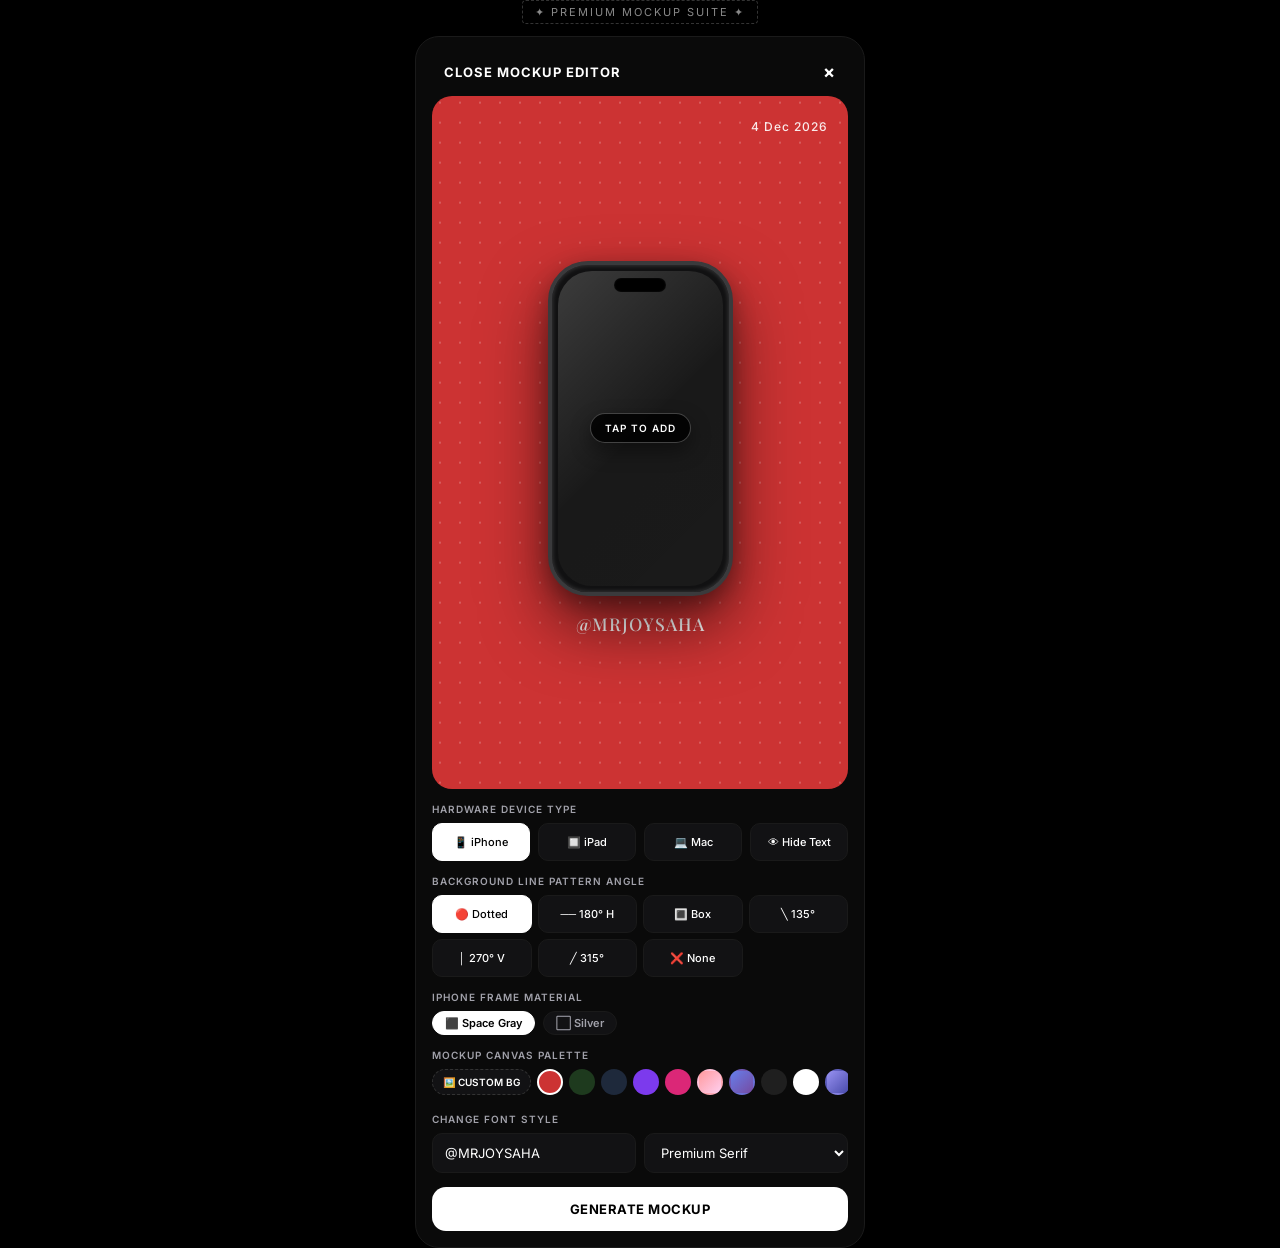
<file: Mockups/ios-mockup.html>
<html lang="en">
<head>
    <meta charset="UTF-8"></meta>
    <meta content="width=device-width, initial-scale=1.0" name="viewport"></meta>
    <title>Stylish Mockup Generator</title>
    
     <!-- External Google Fonts & Icons -->
    <link href="https://fonts.googleapis.com/css2?family=Codystar&amp;family=Inter:wght@300;400;600&amp;family=Playfair+Display:ital,wght@0,400;1,400&amp;family=Sacramento&amp;display=swap" rel="stylesheet"></link>

    <style>
        :root {
            --bg-dark: #000000;
            --panel-dark: #0a0a0a;
            --border-dark: #1a1a1a;
            --text-light: #ffffff;
            --text-gray: #a1a1aa;
            
            /* Dynamic Frame Colors */
            --iphone-rim: #3a3a3c;
            --iphone-bg: #111112;
            --antenna-opacity: 0; 
            --antenna-color: rgba(255,255,255,0.15);
        }

        * {
            box-sizing: border-box;
            margin: 0;
            padding: 0;
            font-family: 'Inter', -apple-system, BlinkMacSystemFont, sans-serif;
        }

        body {
            background-color: var(--bg-dark);
            color: var(--text-light);
            display: flex;
            flex-direction: column;
            justify-content: center;
            align-items: center;
            min-height: 100vh;
            padding: 0px;
        }

        .license-badge {
            font-size: 11px;
            color: #888;
            margin-bottom: 12px;
            text-transform: uppercase;
            letter-spacing: 2px;
            border: 1px dashed #333;
            padding: 4px 12px;
            border-radius: 4px;
        }

        .editor-container {
            width: 100%;
            max-width: 450px;
            background-color: var(--panel-dark);
            border: 1px solid var(--border-dark);
            border-radius: 24px;
            overflow: hidden;
            padding: 16px;
            box-shadow: 0 30px 60px rgba(0,0,0,0);
        }

        .editor-header {
            display: flex;
            justify-content: space-between;
            align-items: center;
            padding: 8px 12px 14px 12px;
            font-size: 13px;
            letter-spacing: 1px;
            font-weight: bold;
        }

        .close-btn { cursor: pointer; font-size: 18px; }

        /* --- Main Exportable Artboard Preview (3:5 Square Ratio Aspect) --- */
        .preview-canvas {
            background: #cc3333;
            background-size: cover;
            background-position: center;
            border-radius: 20px;
            position: relative;
            aspect-ratio: 3 / 5; 
            display: flex;
            flex-direction: column;
            justify-content: center; 
            align-items: center;
            padding: 24px;
            overflow: hidden;
            transition: background 0.3s ease;
        }

        /* --- Pattern Contrast Systems --- */
        /* --- DARK THEME OVERLAYS --- */
        .preview-canvas.contrast-dark.pattern-dotted {
            background-image: radial-gradient(rgba(0, 0, 0, 0.15) 1.5px, transparent 1.5px);
            background-size: 20px 20px;
        }
        .preview-canvas.contrast-dark.pattern-lines {
            background-image: linear-gradient(rgba(0, 0, 0, 0.08) 1px, transparent 1px);
            background-size: 100% 10px; 
        }
        .preview-canvas.contrast-dark.pattern-box {
            background-image: 
                linear-gradient(rgba(0, 0, 0, 0.06) 1px, transparent 1px),
                linear-gradient(90deg, rgba(0, 0, 0, 0.06) 1px, transparent 1px);
            background-size: 12px 12px; 
        }
        .preview-canvas.contrast-dark.pattern-line-135 {
            background-image: linear-gradient(135deg, rgba(0, 0, 0, 0.08) 1px, transparent 1px);
            background-size: 15px 15px;
        }
        .preview-canvas.contrast-dark.pattern-line-270 {
            background-image: linear-gradient(90deg, rgba(0, 0, 0, 0.08) 1px, transparent 1px);
            background-size: 10px 100%;
        }
        .preview-canvas.contrast-dark.pattern-line-315 {
            background-image: linear-gradient(45deg, rgba(0, 0, 0, 0.08) 1px, transparent 1px);
            background-size: 15px 15px;
        }

        /* --- LIGHT THEME OVERLAYS --- */
        .preview-canvas.contrast-light.pattern-dotted {
            background-image: radial-gradient(rgba(255, 255, 255, 0.2) 1.5px, transparent 1.5px);
            background-size: 20px 20px;
        }
        .preview-canvas.contrast-light.pattern-lines {
            background-image: linear-gradient(rgba(255, 255, 255, 0.12) 1px, transparent 1px);
            background-size: 100% 10px; 
        }
        .preview-canvas.contrast-light.pattern-box {
            background-image: 
                linear-gradient(rgba(255, 255, 255, 0.08) 1px, transparent 1px),
                linear-gradient(90deg, rgba(255, 255, 255, 0.08) 1px, transparent 1px);
            background-size: 12px 12px; 
        }
        .preview-canvas.contrast-light.pattern-line-135 {
            background-image: linear-gradient(135deg, rgba(255, 255, 255, 0.12) 1px, transparent 1px);
            background-size: 15px 15px;
        }
        .preview-canvas.contrast-light.pattern-line-270 {
            background-image: linear-gradient(90deg, rgba(255, 255, 255, 0.12) 1px, transparent 1px);
            background-size: 10px 100%;
        }
        .preview-canvas.contrast-light.pattern-line-315 {
            background-image: linear-gradient(45deg, rgba(255, 255, 255, 0.12) 1px, transparent 1px);
            background-size: 15px 15px;
        }

        /* --- Header Overlay Block --- */
        .canvas-header-meta {
            position: absolute;
            top: 20px;
            left: 20px;
            right: 20px;
            display: flex;
            justify-content: space-between;
            align-items: center;
            height: 20px;
            z-index: 20;
        }

        .canvas-text {
            font-size: 13px;
            font-weight: 500;
            letter-spacing: 0.5px;
            color: #ffffff;
        }
        .text-top-left { font-family: 'Sacramento', cursive; font-size: 1.3rem; opacity: 0.9;}
        .text-top-right { font-size: 0.75rem; letter-spacing: 1px; opacity: 0.9; }

        /* --- Content Layout --- */
        .center-content-group {
            display: flex;
            flex-direction: column;
            align-items: center;
            justify-content: center;
            width: 100%;
            margin-top: 10px;
            z-index: 10;
        }

        .device-slot-wrapper {
            width: 100%;
            height: 335px;
            display: flex;
            justify-content: center;
            align-items: center; 
        }

        .screen-view {
            width: 100%;
            height: 100%;
            background-size: cover;
            background-position: center;
            background-color: #1a1a1a;
            display: flex;
            justify-content: center;
            align-items: center;
            position: relative;
            overflow: hidden;
        }

        .phone-screen-glass {
            position: absolute;
            top: 0; left: 0; right: 0; bottom: 0;
            background: linear-gradient(135deg, rgba(255,255,255,0.15) 0%, rgba(255,255,255,0) 50%, rgba(0,0,0,0.05) 50%, rgba(0,0,0,0) 100%);
            pointer-events: none;
            z-index: 5;
        }

        .upload-trigger-btn {
            background-color: rgba(0, 0, 0, 0.85);
            border: 1px solid rgba(255,255,255,0.25);
            border-radius: 20px;
            padding: 8px 14px;
            text-align: center;
            font-size: 10px;
            letter-spacing: 1px;
            font-weight: 600;
            z-index: 25;
            color: #fff;
            cursor: pointer;
            box-shadow: 0 8px 20px rgba(0,0,0,0.4);
        }

        .frame-iphone {
            width: 185px;  
            height: 335px; 
            background: var(--iphone-bg);
            border: 4px solid var(--iphone-rim); 
            box-shadow: inset 0 0 5px rgba(255,255,255,0.2), 0 30px 65px rgba(0,0,0,0.55), 0 8px 22px rgba(0,0,0,0.3);
            border-radius: 40px;
            padding: 6px; 
            position: relative;
            transition: border-color 0.2s, background-color 0.2s;
        }

        .antenna-band {
            position: absolute;
            background-color: var(--antenna-color);
            opacity: var(--antenna-opacity);
            transition: opacity 0.2s;
            z-index: 10;
        }
        .antenna-top-left { top: 45px; left: -4px; width: 4px; height: 3px; }
        .antenna-top-right { top: 45px; right: -4px; width: 4px; height: 3px; }
        .antenna-bottom-left { bottom: 45px; left: -4px; width: 4px; height: 3px; }
        .antenna-bottom-right { bottom: 45px; right: -4px; width: 4px; height: 3px; }

        .frame-iphone::before {
            content: '';
            position: absolute;
            top: 13px;
            left: 50%;
            transform: translateX(-50%);
            width: 52px;
            height: 14px;
            background: #000000;
            border-radius: 20px;
            z-index: 12;
            box-shadow: inset 0 0 2px rgba(255,255,255,0.1);
        }
        .frame-iphone .screen-view { border-radius: 34px; }

        .frame-ipad {
            width: 240px;
            height: 315px;
            background: #000;
            border: 6px solid #2d2d30;
            border-radius: 22px;
            padding: 7px;
            box-shadow: 0 25px 55px rgba(0,0,0,0.4);
        }
        .frame-ipad .screen-view { border-radius: 12px; }

        .frame-macbook {
            display: flex;
            flex-direction: column;
            align-items: center;
            width: 290px;
        }
        .frame-macbook .mac-display {
            width: 100%;
            height: 182px;
            background: #000;
            border: 8px solid #000;
            border-radius: 12px 12px 0 0;
            padding: 1px;
        }
        .frame-macbook .screen-view { border-radius: 4px 4px 0 0; }
        .frame-macbook .mac-base {
            width: 114%;
            height: 8px;
            background: #55555e;
            border-radius: 0 0 10px 10px;
            box-shadow: 0 15px 35px rgba(0,0,0,0.4);
        }

        .text-bottom-center {
            font-size: 1.1rem;
            letter-spacing: 1px;
            white-space: nowrap;
            margin-top: 16px;
            text-align: center;
        }

        /* Controls Dashboard UI Layout */
        .panel-row { margin: 14px 0; }
        .panel-label {
            font-size: 10px;
            text-transform: uppercase;
            letter-spacing: 1px;
            color: var(--text-gray);
            margin-bottom: 8px;
            font-weight: 600;
        }
        
        .toolbar-grid {
            display: grid;
            grid-template-columns: repeat(4, 1fr);
            gap: 8px;
            margin-bottom: 12px;
        }
        
        /* Dedicated Grid for Background Target Pattern Buttons */
        .pattern-grid {
            display: grid;
            grid-template-columns: repeat(4, 1fr);
            gap: 6px;
            margin-bottom: 12px;
        }

        .tool-btn {
            height: 38px;
            border-radius: 10px;
            background-color: #121214;
            border: 1px solid var(--border-dark);
            color: var(--text-light);
            display: flex;
            justify-content: center;
            align-items: center;
            cursor: pointer;
            font-size: 11px;
            font-weight: 500;
            transition: all 0.2s;
        }
        .tool-btn:hover { background-color: #1a1a1e; border-color: #333; }
        .tool-btn.active { background-color: var(--text-light); color: var(--bg-dark); border-color: var(--text-light); }

        .color-palette { display: flex; gap: 6px; overflow-x: auto; padding-bottom: 4px; align-items: center; }
        .color-pill {
            width: 26px;
            height: 26px;
            border-radius: 50%;
            cursor: pointer;
            flex-shrink: 0;
            border: 2px solid transparent;
            transition: transform 0.2s;
        }
        .color-pill:hover { transform: scale(1.1); }
        .color-pill.active { border-color: var(--text-light); }
        
        .hardware-pill {
            padding: 4px 12px;
            border-radius: 20px;
            font-size: 11px;
            font-weight: 600;
            cursor: pointer;
            border: 1px solid var(--border-dark);
            background: #121214;
            color: var(--text-gray);
        }
        .hardware-pill.active { background: var(--text-light); color: var(--bg-dark); border-color: var(--text-light); }

        .upload-bg-btn {
            background-color: #121214;
            border: 1px dashed #333;
            border-radius: 14px;
            padding: 4px 10px;
            font-size: 10px;
            color: #fff;
            font-weight: 600;
            cursor: pointer;
            white-space: nowrap;
            height: 26px;
            display: flex;
            align-items: center;
            justify-content: center;
        }
        .upload-bg-btn:hover { background-color: #1a1a1e; border-color: #555; }

        .input-fields-flex { display: flex; gap: 8px; margin-top: 8px; }
        .text-input {
            flex: 1;
            min-width: 0;
            background-color: #121214;
            border: 1px solid var(--border-dark);
            border-radius: 10px;
            padding: 10px 12px;
            color: white;
            font-size: 13px;
            outline: none;
        }

        .generate-btn {
            width: 100%;
            background-color: #ffffff;
            color: #000000;
            border: none;
            border-radius: 14px;
            padding: 14px;
            font-weight: 700;
            font-size: 13px;
            letter-spacing: 0.5px;
            cursor: pointer;
            display: flex;
            justify-content: center;
            align-items: center;
            gap: 10px;
            margin-top: 10px;
        }
        .generate-btn:hover { background-color: #e0e0e0; }
    </style>
</head>
<body>

<div class="license-badge">✦ Premium Mockup Suite ✦</div>

<div class="editor-container">
    <div class="editor-header">
        <span>CLOSE MOCKUP EDITOR</span>
        <span class="close-btn">×</span>
    </div>

    <div class="preview-canvas contrast-light pattern-dotted" id="previewCanvas">
        <div class="canvas-header-meta">
            <div class="canvas-text text-top-left" id="topLeftLabel"></div>
            <div class="canvas-text text-top-right" id="live-date"></div>
        </div>
        
        <div class="center-content-group">
            <div class="device-slot-wrapper" id="deviceSlot">
                <div class="frame-iphone" id="hardwareFrame">
                    <div class="antenna-band antenna-top-left"></div>
                    <div class="antenna-band antenna-top-right"></div>
                    <div class="antenna-band antenna-bottom-left"></div>
                    <div class="antenna-band antenna-bottom-right"></div>
                    
                    <div class="screen-view" id="screenViewBg" style="background-image: url('https://images.unsplash.com/photo-1618005198143-e528346d9a59?w=400&amp;q=80');">
                        <div class="phone-screen-glass"></div>
                        <div class="upload-trigger-btn" onclick="triggerUpload()">TAP TO ADD</div>
                    </div>
                </div>
            </div>
            
            <div class="canvas-text text-bottom-center" id="labelOutput" style="font-family: 'Playfair Display', serif;">@MRJOYSAHA</div>
        </div>
    </div>

    <input accept="image/*" id="file-input" onchange="handleImageStream(this)" style="display: none;" type="file" />
    <input accept="image/*" id="bg-file-input" onchange="handleCustomBgStream(this)" style="display: none;" type="file" />
    
    <canvas height="2000" id="renderCanvas" style="display: none;" width="2000"></canvas>

    <div class="panel-row">
        <div class="panel-label">Hardware Device Type</div>
        <div class="toolbar-grid">
            <button class="tool-btn active" id="btn-iphone" onclick="swapDeviceConfig('iphone', this)">📱 iPhone</button>
            <button class="tool-btn" id="btn-ipad" onclick="swapDeviceConfig('ipad', this)">🔲 iPad</button>
            <button class="tool-btn" id="btn-macbook" onclick="swapDeviceConfig('macbook', this)">💻 Mac</button>
            <button class="tool-btn" onclick="toggleTextVisibility()" title="Toggle Overlays">👁 Hide Text</button>
        </div>
    </div>

    <div class="panel-row">
        <div class="panel-label">Background Line Pattern Angle</div>
        <div class="pattern-grid">
            <button class="tool-btn active" id="p-dotted" onclick="selectPatternDirect('pattern-dotted', this)">🔴 Dotted</button>
            <button class="tool-btn" id="p-lines" onclick="selectPatternDirect('pattern-lines', this)">── 180° H</button>
            <button class="tool-btn" id="p-box" onclick="selectPatternDirect('pattern-box', this)">🔳 Box</button>
            <button class="tool-btn" id="p-135" onclick="selectPatternDirect('pattern-line-135', this)">╲ 135°</button>
            <button class="tool-btn" id="p-270" onclick="selectPatternDirect('pattern-line-270', this)">│ 270° V</button>
            <button class="tool-btn" id="p-315" onclick="selectPatternDirect('pattern-line-315', this)">╱ 315°</button>
            <button class="tool-btn" id="p-none" onclick="selectPatternDirect('pattern-none', this)">❌ None</button>
        </div>
    </div>

    <div class="panel-row" id="iphone-options-panel">
        <div class="panel-label">iPhone Frame Material</div>
        <div style="display: flex; gap: 8px;">
            <button class="hardware-pill active" id="frame-gray" onclick="setIphoneMaterial('spacegray')">⬛ Space Gray</button>
            <button class="hardware-pill" id="frame-silver" onclick="setIphoneMaterial('silver')">⬜  Silver</button>
        </div>
    </div>

    <div class="panel-row">
    <div class="panel-label">Mockup Canvas Palette</div>
    <div class="color-palette">
        <button class="upload-bg-btn" onclick="triggerBgUpload()">🖼️ CUSTOM BG</button>
        
        <div class="color-pill active" onclick="setArtboardBg('#cc3333', 'light', this)" style="background: #cc3333;"></div>
        <div class="color-pill" onclick="setArtboardBg('#1e3a1e', 'light', this)" style="background: #1e3a1e;"></div>
        <div class="color-pill" onclick="setArtboardBg('#1e293b', 'light', this)" style="background: #1e293b;"></div>
        <div class="color-pill" onclick="setArtboardBg('#7c3aed', 'light', this)" style="background: #7c3aed;"></div>
        <div class="color-pill" onclick="setArtboardBg('#db2777', 'light', this)" style="background: #db2777;"></div>
        <div class="color-pill" onclick="setArtboardBg('linear-gradient(135deg, #ff9a9e 0%, #fecfef 100%)', 'dark', this)" style="background: linear-gradient(135deg, #ff9a9e 0%, #fecfef 100%);"></div>
        <div class="color-pill" onclick="setArtboardBg('linear-gradient(135deg, #667eea 0%, #764ba2 100%)', 'light', this)" style="background: linear-gradient(135deg, #667eea 0%, #764ba2 100%);"></div>
        <div class="color-pill" onclick="setArtboardBg('#1f1f1f', 'light', this)" style="background: #1f1f1f;"></div>
        <div class="color-pill" onclick="setArtboardBg('#ffffff', 'dark', this)" style="background: #ffffff;"></div>

        <div class="color-pill" onclick="setArtboardBg('linear-gradient(135deg, #9791f1 0%, #484aaa 100%)', 'light', this)" style="background: linear-gradient(135deg, #9791f1 0%, #484aaa 100%);" title="Soft Blue to Dark Purple"></div>
        <div class="color-pill" onclick="setArtboardBg('linear-gradient(135deg, #484aaa 0%, #9791f1 100%)', 'light', this)" style="background: linear-gradient(135deg, #484aaa 0%, #9791f1 100%);" title="Dark Purple to Soft Blue"></div>
        <div class="color-pill" onclick="setArtboardBg('linear-gradient(135deg, #ddc2f2 0%, #9847b4 100%)', 'light', this)" style="background: linear-gradient(135deg, #ddc2f2 0%, #9847b4 100%);" title="Lavender to Magenta"></div>
        <div class="color-pill" onclick="setArtboardBg('linear-gradient(135deg, #9847b4 0%, #ddc2f2 100%)', 'light', this)" style="background: linear-gradient(135deg, #9847b4 0%, #ddc2f2 100%);" title="Magenta to Lavender"></div>
        <div class="color-pill" onclick="setArtboardBg('linear-gradient(135deg, #9791f1 0%, #ddc2f2 100%)', 'dark', this)" style="background: linear-gradient(135deg, #9791f1 0%, #ddc2f2 100%);" title="Periwinkle Pastel"></div>
        <div class="color-pill" onclick="setArtboardBg('linear-gradient(135deg, #ddc2f2 0%, #9791f1 100%)', 'dark', this)" style="background: linear-gradient(135deg, #ddc2f2 0%, #9791f1 100%);" title="Lavender Pastel"></div>
        <div class="color-pill" onclick="setArtboardBg('linear-gradient(135deg, #f20e04 0%, #7c1b16 100%)', 'light', this)" style="background: linear-gradient(135deg, #f20e04 0%, #7c1b16 100%);" title="Crimson Red"></div>
        <div class="color-pill" onclick="setArtboardBg('linear-gradient(135deg, #008080 0%, #800080 100%)', 'light', this)" style="background: linear-gradient(135deg, #008080 0%, #800080 100%);" title="Teal & Purple"></div>
        <div class="color-pill" onclick="setArtboardBg('linear-gradient(135deg, #00e492 0%, #00ffef 100%)', 'dark', this)" style="background: linear-gradient(135deg, #00e492 0%, #00ffef 100%);" title="Bright Mint Minty"></div>
        <div class="color-pill" onclick="setArtboardBg('linear-gradient(135deg, #9e86fa 0%, #ed80e9 100%)', 'light', this)" style="background: linear-gradient(135deg, #9e86fa 0%, #ed80e9 100%);" title="Neon Iris"></div>
        <div class="color-pill" onclick="setArtboardBg('linear-gradient(135deg, #0d1b2a 0%, #1c2b36 100%)', 'light', this)" style="background: linear-gradient(135deg, #0d1b2a 0%, #1c2b36 100%);" title="Midnight Navy"></div>
        <div class="color-pill" onclick="setArtboardBg('linear-gradient(135deg, #14dca9 0%, #00ff7f 100%)', 'dark', this)" style="background: linear-gradient(135deg, #14dca9 0%, #00ff7f 100%);" title="Cyber Green"></div>
        <div class="color-pill" onclick="setArtboardBg('linear-gradient(135deg, #e4e4e4 0%, #00ffec 100%)', 'dark', this)" style="background: linear-gradient(135deg, #e4e4e4 0%, #00ffec 100%);" title="Silver Electric Cyan"></div>
        <div class="color-pill" onclick="setArtboardBg('linear-gradient(135deg, #f15a60 0%, #ffbe0b 100%)', 'dark', this)" style="background: linear-gradient(135deg, #f15a60 0%, #ffbe0b 100%);" title="Sunset Coral"></div>
        <div class="color-pill" onclick="randomizePalette(this)" style="background: #555;">🎲</div>
    </div>
</div>

    <div class="panel-row">
        <div class="panel-label">CHANGE FONT STYLE</div>
        <div class="input-fields-flex">
            <input class="text-input" id="nameInput" oninput="updateLabelText(this.value)" placeholder="Add Name..." type="text" value="@MRJOYSAHA" />
            <select class="text-input" id="fontSelector" onchange="updateLabelFont(this.value)">
                <option value="'Playfair Display', serif">Premium Serif</option>
                <option value="'Codystar', cursive">Dotted Matrix</option>
                <option value="'Sacramento', cursive">Retro Script</option>
                <option value="'Inter', sans-serif">Clean Sans</option>
            </select>
        </div>
    </div>

    <button class="generate-btn" onclick="generateHighResMockupPNG()">
        GENERATE MOCKUP 
    </button>
</div>

<script>
    let activeDevice = 'iphone';
    let iphoneMaterial = 'spacegray'; 
    let currentBgStyle = '#cc3333';
    let currentPatternClass = 'pattern-dotted';
    let currentContrastMode = 'contrast-light'; 
    let uploadedImageBase64 = 'https://images.unsplash.com/photo-1618005198143-e528346d9a59?w=400&q=80'; 
    let customBgImageBase64 = null;
    let activeFontFamily = "'Playfair Display', serif";
    let textOverlaysVisible = true;

    const defaultPlaceholders = {
        iphone: '',
        ipad: '',
        macbook: ''
    };

    function getFormattedDate() {
        const today = new Date();
        const options = { day: 'numeric', month: 'short', year: 'numeric' };
        return today.toLocaleDateString('en-GB', options);
    }

    document.addEventListener("DOMContentLoaded", () => {
        document.getElementById('live-date').innerText = getFormattedDate();
    });

    function triggerUpload() { document.getElementById('file-input').click(); }
    function triggerBgUpload() { document.getElementById('bg-file-input').click(); }

    function handleImageStream(input) {
        if (input.files && input.files[0]) {
            const reader = new FileReader();
            reader.onload = function(e) {
                uploadedImageBase64 = e.target.result;
                document.getElementById('screenViewBg').style.backgroundImage = `url('${uploadedImageBase64}')`;
            }
            reader.readAsDataURL(input.files[0]);
        }
    }

    function handleCustomBgStream(input) {
        if (input.files && input.files[0]) {
            const reader = new FileReader();
            reader.onload = function(e) {
                customBgImageBase64 = e.target.result;
                currentBgStyle = `url('${customBgImageBase64}')`;
                document.querySelectorAll('.color-pill').forEach(pill => pill.classList.remove('active'));
                setArtboardBg(currentBgStyle, 'light', null); 
            }
            reader.readAsDataURL(input.files[0]);
        }
    }

    function setIphoneMaterial(material) {
        iphoneMaterial = material;
        const root = document.documentElement;
        document.querySelectorAll('.hardware-pill').forEach(pill => pill.classList.remove('active'));
        
        if (material === 'silver') {
            root.style.setProperty('--iphone-rim', '#d1d5db');
            root.style.setProperty('--iphone-bg', '#f3f4f6');
            root.style.setProperty('--antenna-opacity', '1');
            root.style.setProperty('--antenna-color', '#9ca3af');
            document.getElementById('frame-silver').classList.add('active');
        } else {
            root.style.setProperty('--iphone-rim', '#3a3a3c');
            root.style.setProperty('--iphone-bg', '#111112');
            root.style.setProperty('--antenna-opacity', '0');
            document.getElementById('frame-gray').classList.add('active');
        }
    }

    function swapDeviceConfig(deviceType, btnElement) {
        activeDevice = deviceType;
        document.querySelectorAll('.toolbar-grid .tool-btn').forEach(btn => btn.classList.remove('active'));
        btnElement.classList.add('active');

        const optPanel = document.getElementById('iphone-options-panel');
        optPanel.style.display = (deviceType === 'iphone') ? 'block' : 'none';

        const slot = document.getElementById('deviceSlot');
        let currentScreenImg = uploadedImageBase64.startsWith('data:') ? uploadedImageBase64 : defaultPlaceholders[deviceType];
        
        if(deviceType === 'iphone') {
            slot.innerHTML = `
                <div class="frame-iphone" id="hardwareFrame">
                    <div class="antenna-band antenna-top-left"></div>
                    <div class="antenna-band antenna-top-right"></div>
                    <div class="antenna-band antenna-bottom-left"></div>
                    <div class="antenna-band antenna-bottom-right"></div>
                    <div class="screen-view" id="screenViewBg" style="background-image: url('${currentScreenImg}');">
                        <div class="phone-screen-glass"></div>
                        <div class="upload-trigger-btn" onclick="triggerUpload()">TAP TO ADD</div>
                    </div>
                </div>`;
            setIphoneMaterial(iphoneMaterial); 
        } else if (deviceType === 'ipad') {
            slot.innerHTML = `<div class="frame-ipad" id="hardwareFrame"><div class="screen-view" id="screenViewBg" style="background-image: url('${currentScreenImg}');"><div class="upload-trigger-btn" onclick="triggerUpload()">TAP TO ADD</div></div></div>`;
        } else if (deviceType === 'macbook') {
            slot.innerHTML = `<div class="frame-macbook" id="hardwareFrame"><div class="mac-display"><div class="screen-view" id="screenViewBg" style="background-image: url('${currentScreenImg}');"><div class="upload-trigger-btn" onclick="triggerUpload()">TAP TO ADD</div></div></div><div class="mac-base"></div></div>`;
        }
    }

    function setArtboardBg(bgValue, contrastTarget, pillElement) {
        currentBgStyle = bgValue;
        const artboard = document.getElementById('previewCanvas');
        if (bgValue.startsWith('url')) { artboard.style.backgroundImage = bgValue; } 
        else { artboard.style.background = bgValue; }

        currentContrastMode = (contrastTarget === 'dark') ? 'contrast-dark' : 'contrast-light';
        setArtboardPattern(currentPatternClass);
        
        const textElements = document.querySelectorAll('.canvas-text');
        textElements.forEach(el => el.style.color = (contrastTarget === 'dark') ? '#000000' : '#ffffff');

        if(pillElement) {
            document.querySelectorAll('.color-pill').forEach(pill => pill.classList.remove('active'));
            pillElement.classList.add('active');
        }
    }

    /* --- Direct Selector Mechanism for Specific Patterns --- */
    function selectPatternDirect(patternClass, btnElement) {
        document.querySelectorAll('.pattern-grid .tool-btn').forEach(btn => btn.classList.remove('active'));
        btnElement.classList.add('active');
        setArtboardPattern(patternClass);
    }

    function setArtboardPattern(patternClass) {
        const artboard = document.getElementById('previewCanvas');
        artboard.className = 'preview-canvas'; 
        currentPatternClass = patternClass;
        artboard.classList.add(currentContrastMode);
        if(patternClass !== 'pattern-none') artboard.classList.add(patternClass);
    }

    function updateLabelText(val) { document.getElementById('labelOutput').innerText = val || ""; }
    function updateLabelFont(fontName) {
        activeFontFamily = fontName;
        document.getElementById('labelOutput').style.fontFamily = fontName;
    }

    function toggleTextVisibility() {
        textOverlaysVisible = !textOverlaysVisible;
        const displayStyle = textOverlaysVisible ? 'block' : 'none';
        document.getElementById('labelOutput').style.display = displayStyle;
        document.getElementById('live-date').style.display = displayStyle;
        document.getElementById('topLeftLabel').style.display = displayStyle;
    }

    function randomizePalette(pillElement) {
        const randomHex = '#' + Math.floor(Math.random()*16777215).toString(16).padStart(6, '0');
        const r = parseInt(randomHex.slice(1,3), 16), g = parseInt(randomHex.slice(3,5), 16), b = parseInt(randomHex.slice(5,7), 16);
        const calculatedContrast = ((0.299 * r + 0.587 * g + 0.114 * b) / 255 > 0.5) ? 'dark' : 'light';
        setArtboardBg(randomHex, calculatedContrast, pillElement);
    }

    /* --- HTML5 Canvas High-Res Artboard Pipeline --- */
    function generateHighResMockupPNG() {
        const canvas = document.getElementById('renderCanvas');
        const ctx = canvas.getContext('2d');
        const W = 2000; const H = 2000; 
        canvas.width = W; canvas.height = H;
        ctx.clearRect(0, 0, W, H);
        
        if (currentBgStyle.startsWith("url") && customBgImageBase64) {
            const bgImg = new Image();
            bgImg.src = customBgImageBase64;
            ctx.drawImage(bgImg, 0, 0, W, H);
            proceedToOverlayRendering();
        } else {
            if (currentBgStyle.includes('linear-gradient')) {
                let gradient = ctx.createLinearGradient(0, 0, W, H);
                
                // Exact color checks matching your new combinations
                if (currentBgStyle.includes('#ff9a9e')) {
                    gradient.addColorStop(0, '#ff9a9e'); gradient.addColorStop(1, '#fecfef');
                } else if (currentBgStyle.includes('#9791f1') && currentBgStyle.includes('#484aaa')) {
                    if (currentBgStyle.indexOf('#9791f1') < currentBgStyle.indexOf('#484aaa')) {
                        gradient.addColorStop(0, '#9791f1'); gradient.addColorStop(1, '#484aaa');
                    } else {
                        gradient.addColorStop(0, '#484aaa'); gradient.addColorStop(1, '#9791f1');
                    }
                } else if (currentBgStyle.includes('#ddc2f2') && currentBgStyle.includes('#9847b4')) {
                    if (currentBgStyle.indexOf('#ddc2f2') < currentBgStyle.indexOf('#9847b4')) {
                        gradient.addColorStop(0, '#ddc2f2'); gradient.addColorStop(1, '#9847b4');
                    } else {
                        gradient.addColorStop(0, '#9847b4'); gradient.addColorStop(1, '#ddc2f2');
                    }
                } else if (currentBgStyle.includes('#9791f1') && currentBgStyle.includes('#ddc2f2')) {
                    if (currentBgStyle.indexOf('#9791f1') < currentBgStyle.indexOf('#ddc2f2')) {
                        gradient.addColorStop(0, '#9791f1'); gradient.addColorStop(1, '#ddc2f2');
                    } else {
                        gradient.addColorStop(0, '#ddc2f2'); gradient.addColorStop(1, '#9791f1');
                    }
                } else if (currentBgStyle.includes('#f20e04')) {
                    gradient.addColorStop(0, '#f20e04'); gradient.addColorStop(1, '#7c1b16');
                } else if (currentBgStyle.includes('#008080')) {
                    gradient.addColorStop(0, '#008080'); gradient.addColorStop(1, '#800080');
                } else if (currentBgStyle.includes('#00e492')) {
                    gradient.addColorStop(0, '#00e492'); gradient.addColorStop(1, '#00ffef');
                } else if (currentBgStyle.includes('#9e86fa')) {
                    gradient.addColorStop(0, '#9e86fa'); gradient.addColorStop(1, '#ed80e9');
                } else if (currentBgStyle.includes('#0d1b2a')) {
                    gradient.addColorStop(0, '#0d1b2a'); gradient.addColorStop(1, '#1c2b36');
                } else if (currentBgStyle.includes('#14dca9')) {
                    gradient.addColorStop(0, '#14dca9'); gradient.addColorStop(1, '#00ff7f');
                } else if (currentBgStyle.includes('#e4e4e4')) {
                    gradient.addColorStop(0, '#e4e4e4'); gradient.addColorStop(1, '#00ffec');
                } else if (currentBgStyle.includes('#f15a60')) {
                    gradient.addColorStop(0, '#f15a60'); gradient.addColorStop(1, '#ffbe0b');
                } else {
                    // Default Fallback Gradient
                    gradient.addColorStop(0, '#667eea'); gradient.addColorStop(1, '#764ba2');
                }
                ctx.fillStyle = gradient;
            } else { ctx.fillStyle = currentBgStyle; }
            ctx.fillRect(0, 0, W, H);
            proceedToOverlayRendering();
        }

        function proceedToOverlayRendering() {
            const alphaColor = (currentContrastMode === 'contrast-dark') ? "rgba(0, 0, 0, " : "rgba(255, 255, 255, ";

            if (currentPatternClass === 'pattern-dotted') {
                ctx.fillStyle = alphaColor + "0.15)";
                for (let x = 0; x < W; x += 50) {
                    for (let y = 0; y < H; y += 50) {
                        ctx.beginPath(); ctx.arc(x, y, 4, 0, Math.PI * 2); ctx.fill();
                    }
                }
            } else if (currentPatternClass === 'pattern-lines') {
                ctx.strokeStyle = alphaColor + "0.1)";
                ctx.lineWidth = 3;
                for (let y = 0; y < H; y += 25) { 
                    ctx.beginPath(); ctx.moveTo(0, y); ctx.lineTo(W, y); ctx.stroke();
                }
            } else if (currentPatternClass === 'pattern-box') {
                ctx.strokeStyle = alphaColor + "0.08)";
                ctx.lineWidth = 2.5;
                for (let x = 0; x < W; x += 36) { 
                    ctx.beginPath(); ctx.moveTo(x, 0); ctx.lineTo(x, H); ctx.stroke();
                    ctx.beginPath(); ctx.moveTo(0, x); ctx.lineTo(W, x); ctx.stroke();
                }
            } else if (currentPatternClass === 'pattern-line-135') {
                ctx.strokeStyle = alphaColor + "0.1)";
                ctx.lineWidth = 3;
                for (let i = -H; i < W; i += 35) {
                    ctx.beginPath(); ctx.moveTo(i, 0); ctx.lineTo(i + H, H); ctx.stroke();
                }
            } else if (currentPatternClass === 'pattern-line-270') {
                ctx.strokeStyle = alphaColor + "0.1)";
                ctx.lineWidth = 3;
                for (let x = 0; x < W; x += 25) {
                    ctx.beginPath(); ctx.moveTo(x, 0); ctx.lineTo(x, H); ctx.stroke();
                }
            } else if (currentPatternClass === 'pattern-line-315') {
                ctx.strokeStyle = alphaColor + "0.1)";
                ctx.lineWidth = 3;
                for (let i = 0; i < W + H; i += 35) {
                    ctx.beginPath(); ctx.moveTo(i, 0); ctx.lineTo(i - H, H); ctx.stroke();
                }
            }

            if (textOverlaysVisible) {
                ctx.fillStyle = (currentContrastMode === 'contrast-dark') ? "rgba(0, 0, 0, 0.85)" : "rgba(255, 255, 255, 0.85)";
                ctx.font = "34px Inter, sans-serif";
                ctx.textAlign = "right";
                ctx.fillText(getFormattedDate(), W - 80, 100);
            }

            const currentTargetImageSrc = uploadedImageBase64.startsWith('data:') ? uploadedImageBase64 : defaultPlaceholders[activeDevice];
            const screenImg = new Image();
            screenImg.crossOrigin = "anonymous";
            screenImg.src = currentTargetImageSrc;
            
            screenImg.onload = function() {
                ctx.shadowColor = "rgba(0, 0, 0, 0.5)";
                ctx.shadowBlur = 90;
                ctx.shadowOffsetY = 40;

                let computedDeviceBottomY = H / 2;

                if (activeDevice === 'iphone') {
                    const fW = 720, fH = 1320; const fX = (W - fW) / 2, fY = (H - fH) / 2 - 40;
                    const outerRimColor = (iphoneMaterial === 'silver') ? "#e5e7eb" : "#2c2c2e";
                    const innerBezelColor = (iphoneMaterial === 'silver') ? "#ffffff" : "#000000";
                    
                    ctx.fillStyle = outerRimColor; ctx.beginPath(); ctx.roundRect(fX, fY, fW, fH, 145); ctx.fill();
                    
                    if (iphoneMaterial === 'silver') {
                        ctx.fillStyle = "#9ca3af";
                        ctx.fillRect(fX, fY + 180, 12, 12); ctx.fillRect(fX + fW - 12, fY + 180, 12, 12);
                        ctx.fillRect(fX, fY + fH - 180, 12, 12); ctx.fillRect(fX + fW - 12, fY + fH - 180, 12, 12);
                    }
                    
                    ctx.fillStyle = innerBezelColor; ctx.beginPath(); ctx.roundRect(fX + 12, fY + 12, fW - 24, fH - 24, 133); ctx.fill();
                    ctx.shadowColor = "transparent"; 
                    ctx.save(); ctx.beginPath(); ctx.roundRect(fX + 30, fY + 30, fW - 60, fH - 60, 112); ctx.clip();
                    ctx.drawImage(screenImg, fX + 30, fY + 30, fW - 60, fH - 60);
                    
                    let reflection = ctx.createLinearGradient(fX, fY, fX+fW, fY+fH);
                    reflection.addColorStop(0, "rgba(255,255,255,0.18)"); reflection.addColorStop(0.4, "rgba(255,255,255,0)");
                    ctx.fillStyle = reflection; ctx.fillRect(fX+30, fY+30, fW-60, fH-60);
                    ctx.restore();
                    
                    ctx.fillStyle = "#000000"; ctx.beginPath(); ctx.roundRect(W/2 - 100, fY + 60, 200, 54, 30); ctx.fill();
                    computedDeviceBottomY = fY + fH;
                } else if (activeDevice === 'ipad') {
                    const fW = 920, fH = 1220; const fX = (W - fW) / 2, fY = (H - fH) / 2 - 40;
                    ctx.fillStyle = "#000000"; ctx.beginPath(); ctx.roundRect(fX, fY, fW, fH, 60); ctx.fill();
                    ctx.shadowColor = "transparent";
                    ctx.save(); ctx.beginPath(); ctx.roundRect(fX + 26, fY + 26, fW - 52, fH - 52, 40); ctx.clip();
                    ctx.drawImage(screenImg, fX + 26, fY + 26, fW - 52, fH - 52); ctx.restore();
                    computedDeviceBottomY = fY + fH;
                } else if (activeDevice === 'macbook') {
                    const displayW = 1240, displayH = 780; const displayX = (W - displayW) / 2, displayY = (H - displayH) / 2 - 80;
                    ctx.fillStyle = "#000000"; ctx.beginPath(); ctx.roundRect(displayX, displayY, displayW, displayH, [32, 32, 0, 0]); ctx.fill();
                    ctx.shadowColor = "transparent";
                    ctx.save(); ctx.beginPath(); ctx.roundRect(displayX + 18, displayY + 18, displayW - 36, displayH - 22, [18, 18, 0, 0]); ctx.clip();
                    ctx.drawImage(screenImg, displayX + 18, displayY + 18, displayW - 36, displayH - 22); ctx.restore();
                    const baseX = displayX - 80, baseY = displayY + displayH; const baseW = displayW + 160, baseH = 26;
                    ctx.fillStyle = "#94a3b8"; ctx.beginPath(); ctx.roundRect(baseX, baseY, baseW, baseH, [0, 0, 24, 24]); ctx.fill();
                    ctx.fillStyle = "#475569"; ctx.beginPath(); ctx.roundRect(W/2 - 90, baseY, 180, 8, [0, 0, 6, 6]); ctx.fill();
                    computedDeviceBottomY = baseY + baseH;
                }

                if (textOverlaysVisible) {
                    const rawFontFamily = activeFontFamily.split(',')[0].replace(/'/g, "");
                    ctx.fillStyle = (currentContrastMode === 'contrast-dark') ? "#000000" : "#ffffff"; 
                    ctx.textAlign = "center";
                    ctx.font = `66px ${rawFontFamily}`;
                    ctx.fillText(document.getElementById('nameInput').value || "", W / 2, computedDeviceBottomY + 110); 
                }

                const downloadLink = document.createElement('a');
                downloadLink.download = `MockupStudio_${activeDevice}_2000x2000.png`;
                downloadLink.href = canvas.toDataURL('image/png');
                downloadLink.click();
            };
        }
    }
</script>

</body>
</html>
</file>
<file: css/style.css>
/* ==========================================================================
   PixelCraftin Studio — shared stylesheet
   ========================================================================== */

@import url('https://fonts.googleapis.com/css2?family=Instrument+Serif:ital@0;1&family=Inter:wght@400;500;600;700&family=Space+Mono:wght@400;700&display=swap');

:root {
  color-scheme: dark;
  --bg: #0a0a0c;
  --bg-raised: #101013;
  --bg-card: rgba(255, 255, 255, 0.03);
  --border: rgba(255, 255, 255, 0.12);
  --border-soft: rgba(255, 255, 255, 0.07);
  --text: #f4f2ee;
  --text-muted: #9a9aa1;
  --text-faint: #616167;
  --accent: #5c7cfa;
  --accent-strong: #748ffc;
  --accent-contrast: #fff;
  --star: rgba(255, 255, 255, 0.85);
  --nav-bg: rgba(10, 10, 12, 0.6);
  --shadow: 0 30px 80px rgba(0, 0, 0, 0.45);
  --radius-full: 999px;
  --radius-lg: 22px;
  --radius-md: 14px;
  --ease: cubic-bezier(.16, .84, .44, 1);

  --font-display: 'Instrument Serif', Georgia, serif;
  --font-body: 'Inter', -apple-system, BlinkMacSystemFont, sans-serif;
  --font-mono: 'Space Mono', ui-monospace, monospace;
}

html[data-theme="light"] {
  color-scheme: light;
  --bg: #f6f4f0;
  --bg-raised: #ffffff;
  --bg-card: rgba(10, 10, 12, 0.03);
  --border: rgba(10, 10, 12, 0.12);
  --border-soft: rgba(10, 10, 12, 0.08);
  --text: #16161a;
  --text-muted: #58585f;
  --text-faint: #8b8b92;
  --accent: #4c6ef5;
  --accent-strong: #3b5bdb;
  --accent-contrast: #fff;
  --star: rgba(10, 10, 12, 0.55);
  --nav-bg: rgba(246, 244, 240, 0.7);
  --shadow: 0 30px 80px rgba(20, 15, 10, 0.12);
}

*,
*::before,
*::after {
  box-sizing: border-box;
}

html {
  scroll-behavior: smooth;
}

body {
  margin: 0;
  background: var(--bg);
  color: var(--text);
  font-family: var(--font-body);
  -webkit-font-smoothing: antialiased;
  overflow-x: hidden;
  transition: background .3s var(--ease), color .3s var(--ease);
}

img,
svg {
  display: block;
  max-width: 100%;
}

a {
  color: inherit;
  text-decoration: none;
}

ul {
  list-style: none;
  margin: 0;
  padding: 0;
}

button {
  font-family: inherit;
  cursor: pointer;
}

::selection {
  background: var(--accent);
  color: var(--accent-contrast);
}

@media (prefers-reduced-motion: reduce) {
  * {
    animation-duration: .01ms !important;
    animation-iteration-count: 1 !important;
    transition-duration: .01ms !important;
    scroll-behavior: auto !important;
  }
}

/* ---------- Starfield ---------- */
#starfield {
  position: fixed;
  inset: 0;
  z-index: 0;
  pointer-events: none;
}

/* ---------- Layout shell ---------- */
.page {
  position: relative;
  z-index: 1;
  min-height: 100vh;
}

.wrap {
  max-width: 1360px;
  margin: 0 auto;
  padding: 0 clamp(24px, 5vw, 64px);
}

/* ---------- Capsule header ---------- */
.site-header {
  position: fixed;
  top: 22px;
  left: 0;
  right: 0;
  z-index: 100;
  display: flex;
  justify-content: center;
  padding: 0 20px;
}

.capsule {
  width: 100%;
  max-width: 1360px;
  display: flex;
  align-items: center;
  justify-content: space-between;
  gap: 24px;
  padding: 12px 14px 12px 26px;
  border-radius: var(--radius-full);
  border: 1px solid rgba(255, 255, 255, 0.22);
  background: var(--nav-bg);
  backdrop-filter: blur(18px) saturate(140%);
  -webkit-backdrop-filter: blur(18px) saturate(140%);
  box-shadow: 0 12px 40px rgba(0, 0, 0, 0.45), 0 0 0 1px rgba(255, 255, 255, 0.08);
}

html[data-theme="light"] .capsule {
  border: 1px solid rgba(10, 10, 12, 0.22);
  box-shadow: 0 12px 40px rgba(20, 15, 10, 0.14), 0 0 0 1px rgba(10, 10, 12, 0.06);
}

.brand {
  display: inline-flex;
  align-items: center;
  gap: 8px;
  font-family: var(--font-body);
  font-weight: 700;
  font-size: 1.02rem;
  letter-spacing: -0.01em;
  white-space: nowrap;
}

.brand span {
  font-family: var(--font-mono);
  font-weight: 400;
  font-size: .62rem;
  letter-spacing: .18em;
  color: var(--text-muted);
  text-transform: uppercase;
}

.brand::after {
  content: "";
  display: inline-block;
  width: 6px;
  height: 6px;
  border-radius: 50%;
  background-color: #5c7cfa;
  box-shadow: 0 0 8px 2px #5c7cfa, 0 0 16px 4px rgba(92, 124, 250, 0.45);
  margin-left: 2px;
  animation: brand-dot-glow 2.5s ease-in-out infinite alternate;
}

@keyframes brand-dot-glow {
  0% {
    box-shadow: 0 0 6px 1.5px #5c7cfa, 0 0 12px 3px rgba(92, 124, 250, 0.35);
    opacity: 0.85;
  }

  100% {
    box-shadow: 0 0 10px 3px #5c7cfa, 0 0 20px 6px rgba(92, 124, 250, 0.65);
    opacity: 1;
  }
}

.nav-links {
  display: flex;
  align-items: center;
  gap: clamp(18px, 2.4vw, 34px);
}

.nav-links a {
  font-family: var(--font-mono);
  font-size: .72rem;
  letter-spacing: .14em;
  text-transform: uppercase;
  color: var(--text-muted);
  position: relative;
  padding-bottom: 2px;
  transition: color .2s var(--ease);
}

.nav-links a:hover {
  color: var(--text);
}

.nav-links a.active {
  color: var(--text) !important;
  font-weight: 500;
}

.nav-links a.active::after {
  content: "";
  position: absolute;
  left: 0;
  right: 0;
  bottom: -8px;
  height: 2.5px;
  background: var(--accent);
  border-radius: 2px;
  box-shadow: 0 0 8px rgba(92, 124, 250, 0.7);
}

.header-actions {
  display: flex;
  align-items: center;
  gap: 10px;
}

/* ---------- Robo Icon Button & Popup ---------- */
.robo-btn {
  width: 42px;
  height: 42px;
  min-width: 42px;
  min-height: 42px;
  max-width: 42px;
  max-height: 42px;
  border-radius: 50%;
  border: 1px solid var(--border);
  background: var(--bg-raised);
  display: flex;
  align-items: center;
  justify-content: center;
  cursor: pointer;
  padding: 0;
  transition: transform .25s var(--ease), border-color .2s, box-shadow .25s;
  flex-shrink: 0;
  position: relative;
}

.robo-btn:hover {
  border-color: var(--accent);
  box-shadow: 0 0 12px rgba(92, 124, 250, 0.45);
}

.robo-btn .robo-icon,
img.robo-icon {
  width: 32px !important;
  height: 32px !important;
  max-width: 32px !important;
  max-height: 32px !important;
  background: transparent !important;
  object-fit: contain !important;
  display: block;
  margin: 0 auto;
  transition: transform .35s cubic-bezier(0.34, 1.56, 0.64, 1);
  pointer-events: none;
}

.robo-btn.is-active {
  border-color: var(--accent);
  background: color-mix(in srgb, var(--accent) 15%, var(--bg-raised));
  box-shadow: 0 0 14px rgba(92, 124, 250, 0.6);
}

.robo-btn.is-active .robo-icon {
  transform: rotate(45deg) scale(1.1);
}

.robo-popup-overlay {
  position: fixed;
  inset: 0;
  background: rgba(0, 0, 0, 0.55);
  backdrop-filter: blur(6px);
  -webkit-backdrop-filter: blur(6px);
  z-index: 9998;
  opacity: 0;
  visibility: hidden;
  transition: opacity .25s ease, visibility .25s ease;
}

.robo-popup-overlay.is-open {
  opacity: 1;
  visibility: visible;
}

.robo-popup {
  position: fixed;
  top: 86px;
  right: clamp(14px, 4vw, 40px);
  width: min(360px, calc(100vw - 28px));
  background: var(--bg-card);
  border: 1px solid var(--border);
  border-radius: var(--radius-lg);
  box-shadow: 0 20px 45px rgba(0, 0, 0, 0.5), 0 0 20px rgba(92, 124, 250, 0.2);
  z-index: 9999;
  opacity: 0;
  visibility: hidden;
  transform: translateY(-12px) scale(0.95);
  transition: opacity .25s var(--ease), transform .25s var(--ease), visibility .25s;
  overflow: hidden;
}

.robo-popup.is-open {
  opacity: 1;
  visibility: visible;
  transform: translateY(0) scale(1);
}

.robo-popup-header {
  display: flex;
  align-items: center;
  justify-content: space-between;
  padding: 14px 18px;
  background: var(--bg-raised);
  border-bottom: 1px solid var(--border);
}

.robo-popup-title {
  display: flex;
  align-items: center;
  gap: 10px;
}

.robo-popup-avatar {
  width: 32px !important;
  height: 32px !important;
  max-width: 32px !important;
  max-height: 32px !important;
  border-radius: 50%;
  background: color-mix(in srgb, var(--accent) 18%, transparent);
  border: 1px solid var(--accent);
  padding: 2px;
  object-fit: cover;
  display: block;
}

.robo-popup-title h4 {
  margin: 0;
  font-size: .92rem;
  font-weight: 600;
  color: var(--text);
}

.robo-popup-title span {
  font-family: var(--font-mono);
  font-size: .65rem;
  color: #00E676;
  display: flex;
  align-items: center;
  gap: 4px;
}

.robo-popup-title span::before {
  content: "";
  width: 6px;
  height: 6px;
  border-radius: 50%;
  background: #00E676;
  display: inline-block;
  box-shadow: 0 0 6px #00E676;
}

.robo-close-btn {
  width: 28px;
  height: 28px;
  border-radius: 50%;
  border: 1px solid var(--border);
  background: transparent;
  color: var(--text-muted);
  display: flex;
  align-items: center;
  justify-content: center;
  cursor: pointer;
  font-size: 1.2rem;
  line-height: 1;
  transition: all .2s;
}

.robo-close-btn:hover {
  color: var(--text);
  border-color: var(--accent);
  background: var(--bg-card);
}

.robo-popup-body {
  padding: 18px;
  display: flex;
  flex-direction: column;
  gap: 14px;
}

.robo-msg-bubble {
  background: var(--bg-raised);
  border: 1px solid var(--border);
  border-radius: 12px;
  border-top-left-radius: 2px;
  padding: 12px 14px;
  font-size: .88rem;
  color: var(--text);
  line-height: 1.5;
}

.robo-actions-grid {
  display: flex;
  flex-direction: column;
  gap: 8px;
}

.robo-action-link {
  display: flex;
  align-items: center;
  justify-content: space-between;
  padding: 10px 12px;
  border-radius: var(--radius-md);
  background: var(--bg-raised);
  border: 1px solid var(--border);
  color: var(--text);
  font-size: .82rem;
  text-decoration: none;
  transition: all .2s;
}

.robo-action-link:hover {
  border-color: var(--accent);
  background: color-mix(in srgb, var(--accent) 12%, var(--bg-card));
  color: var(--accent);
  transform: translateX(3px);
}

.robo-action-link span {
  display: flex;
  align-items: center;
  gap: 8px;
}

/* ---------- Robo Dropdown Menu for Mockup Editor ---------- */
.robo-dropdown-item {
  display: flex;
  flex-direction: column;
  border-radius: var(--radius-md);
  overflow: hidden;
}

.robo-dropdown-btn {
  width: 100%;
  border: 1px solid var(--border);
  background: var(--bg-raised);
  cursor: pointer;
  font-family: inherit;
  text-align: left;
}

.robo-dropdown-btn.is-active {
  border-color: var(--accent);
  background: color-mix(in srgb, var(--accent) 10%, var(--bg-card));
  color: var(--accent);
}

.robo-dropdown-btn.is-active .robo-dropdown-arrow {
  transform: rotate(180deg);
}

.robo-dropdown-menu {
  display: flex;
  flex-direction: column;
  gap: 6px;
  max-height: 0;
  overflow: hidden;
  opacity: 0;
  transition: max-height .3s var(--ease), opacity .25s ease, padding .25s ease;
  padding: 0;
}

.robo-dropdown-menu.is-open {
  max-height: 160px;
  opacity: 1;
  padding: 8px 0 2px 10px;
}

.robo-sub-action-link {
  display: flex;
  align-items: center;
  justify-content: space-between;
  padding: 8px 12px;
  border-radius: 8px;
  background: var(--bg-card);
  border: 1px solid var(--border-soft);
  color: var(--text-muted);
  font-size: .78rem;
  text-decoration: none;
  transition: all .2s;
}

.robo-sub-action-link:hover {
  border-color: var(--accent);
  color: var(--text);
  background: var(--bg-raised);
  transform: translateX(3px);
}

.robo-sub-action-link span {
  display: flex;
  align-items: center;
  gap: 6px;
}

/* ---------- Mockup Centered Modal Window ---------- */
.mockup-modal-overlay {
  position: fixed;
  inset: 0;
  background: rgba(4, 4, 8, 0.82);
  backdrop-filter: blur(12px);
  -webkit-backdrop-filter: blur(12px);
  z-index: 99999;
  display: flex;
  align-items: center;
  justify-content: center;
  padding: 16px;
  opacity: 0;
  visibility: hidden;
  transition: opacity .3s var(--ease), visibility .3s var(--ease);
}

.mockup-modal-overlay.is-open {
  opacity: 1;
  visibility: visible;
}

.mockup-modal-window {
  width: min(1180px, 94vw);
  height: min(88vh, 840px);
  max-height: calc(100dvh - 32px);
  background: var(--bg-card);
  border: 1px solid var(--border);
  border-radius: var(--radius-lg);
  display: flex;
  flex-direction: column;
  box-shadow: 0 24px 64px rgba(0, 0, 0, 0.75), 0 0 0 1px rgba(255, 255, 255, 0.05);
  overflow: hidden;
  transform: scale(0.94) translateY(12px);
  transition: transform .3s cubic-bezier(0.16, 1, 0.3, 1);
}

.mockup-modal-overlay.is-open .mockup-modal-window {
  transform: scale(1) translateY(0);
}

.mockup-modal-header {
  height: 52px;
  min-height: 52px;
  padding: 0 18px;
  background: var(--bg-raised);
  border-bottom: 1px solid var(--border);
  display: flex;
  align-items: center;
  justify-content: space-between;
  gap: 12px;
}

.mockup-modal-title {
  display: flex;
  align-items: center;
  gap: 10px;
  min-width: 0;
}

.mockup-modal-icon {
  font-size: 1.15rem;
}

.mockup-modal-title h3 {
  font-size: .94rem;
  font-weight: 600;
  color: var(--text);
  margin: 0;
  white-space: nowrap;
  overflow: hidden;
  text-overflow: ellipsis;
}

.mockup-modal-controls {
  display: flex;
  align-items: center;
  gap: 8px;
}

.mockup-modal-btn {
  width: 32px;
  height: 32px;
  border-radius: 8px;
  border: 1px solid var(--border);
  background: var(--bg-card);
  color: var(--text-muted);
  display: inline-flex;
  align-items: center;
  justify-content: center;
  text-decoration: none;
  cursor: pointer;
  transition: all .2s;
}

.mockup-modal-btn:hover {
  color: var(--text);
  border-color: var(--accent);
  background: var(--bg-raised);
}

.mockup-modal-close {
  width: 32px;
  height: 32px;
  border-radius: 8px;
  border: 1px solid var(--border);
  background: var(--bg-card);
  color: var(--text-muted);
  display: inline-flex;
  align-items: center;
  justify-content: center;
  cursor: pointer;
  font-size: 1.3rem;
  line-height: 1;
  transition: all .2s;
}

.mockup-modal-close:hover {
  color: #ff5c5c;
  border-color: rgba(255, 92, 92, 0.4);
  background: rgba(255, 92, 92, 0.1);
}

.mockup-modal-body {
  flex: 1;
  position: relative;
  width: 100%;
  height: calc(100% - 52px);
  background: #000;
  overflow: hidden;
}

.mockup-iframe {
  width: 100%;
  height: 100%;
  border: 0;
  display: block;
}

@media (max-width: 768px) {
  .mockup-modal-overlay {
    padding: 8px;
  }
  .mockup-modal-window {
    width: 98vw;
    height: 94dvh;
    max-height: calc(100dvh - 16px);
    border-radius: var(--radius-md);
  }
  .mockup-modal-header {
    height: 46px;
    min-height: 46px;
    padding: 0 12px;
  }
  .mockup-modal-title h3 {
    font-size: .86rem;
  }
}

.theme-toggle {
  width: 42px;
  height: 42px;
  border-radius: 50%;
  border: 1px solid var(--border);
  background: var(--bg-raised);
  display: flex;
  align-items: center;
  justify-content: center;
  color: var(--text);
  transition: transform .25s var(--ease), border-color .2s;
  flex-shrink: 0;
}

.theme-toggle:hover {
  border-color: var(--accent);
  transform: rotate(-14deg);
}

.theme-toggle svg {
  width: 18px;
  height: 18px;
}

.theme-toggle .sun-icon {
  display: none;
}

html[data-theme="light"] .theme-toggle .moon-icon {
  display: none;
}

html[data-theme="light"] .theme-toggle .sun-icon {
  display: block;
}

.menu-btn {
  display: none;
  width: 42px;
  height: 42px;
  border-radius: 50%;
  border: 1px solid var(--border);
  background: var(--bg-raised);
  align-items: center;
  justify-content: center;
  flex-direction: column;
  gap: 4px;
}

.menu-btn span {
  display: block;
  width: 16px;
  height: 1.5px;
  background: var(--text);
  transition: transform .25s var(--ease), opacity .2s;
}

.menu-btn.is-open span:nth-child(1) {
  transform: translateY(5.5px) rotate(45deg);
}

.menu-btn.is-open span:nth-child(2) {
  opacity: 0;
}

.menu-btn.is-open span:nth-child(3) {
  transform: translateY(-5.5px) rotate(-45deg);
}

.mobile-panel {
  position: fixed;
  top: 88px;
  left: 20px;
  right: 20px;
  z-index: 99;
  background: var(--nav-bg);
  backdrop-filter: blur(18px);
  -webkit-backdrop-filter: blur(18px);
  border: 1px solid var(--border);
  border-radius: var(--radius-lg);
  box-shadow: var(--shadow);
  padding: 10px;
  display: none;
  flex-direction: column;
  opacity: 0;
  transform: translateY(-8px);
  transition: opacity .22s var(--ease), transform .22s var(--ease);
}

.mobile-panel.is-open {
  display: flex;
  opacity: 1;
  transform: translateY(0);
}

.mobile-panel a {
  padding: 14px 16px;
  font-family: var(--font-mono);
  font-size: .78rem;
  letter-spacing: .12em;
  text-transform: uppercase;
  color: var(--text-muted);
  border-radius: var(--radius-md);
  transition: background .2s, color .2s;
}

.mobile-panel a:hover {
  color: var(--text);
  background: var(--bg-card);
}

.mobile-panel a.active {
  color: var(--text);
  background: color-mix(in srgb, var(--accent) 14%, var(--bg-card));
  border-left: 3px solid var(--accent);
}

/* ---------- Eyebrow ---------- */
.eyebrow {
  display: inline-flex;
  align-items: center;
  gap: 10px;
  font-family: var(--font-mono);
  font-size: .72rem;
  letter-spacing: .22em;
  text-transform: uppercase;
  color: var(--text-muted);
}

.eyebrow::before {
  content: "";
  width: 6px;
  height: 6px;
  border-radius: 50%;
  background: #5c7cfa;
  box-shadow: 0 0 8px 2px #5c7cfa, 0 0 16px 4px rgba(92, 124, 250, 0.5);
  flex-shrink: 0;
  animation: eyebrow-dot-glow 2.5s ease-in-out infinite alternate;
}

@keyframes eyebrow-dot-glow {
  0% {
    box-shadow: 0 0 6px 1.5px #5c7cfa, 0 0 12px 3px rgba(92, 124, 250, 0.35);
    opacity: 0.85;
  }

  100% {
    box-shadow: 0 0 10px 3px #5c7cfa, 0 0 20px 6px rgba(92, 124, 250, 0.7);
    opacity: 1;
  }
}

.eyebrow.rule {
  gap: 14px;
}

.eyebrow.rule::before {
  content: "";
  width: 28px;
  height: 1px;
  border-radius: 0;
  background: var(--accent);
  box-shadow: none;
  animation: none;
}

/* ---------- Hero ---------- */
.hero {
  padding-top: 220px;
  padding-bottom: 120px;
  min-height: 100vh;
  display: flex;
  flex-direction: column;
  justify-content: center;
}

.hero h1 {
  font-family: var(--font-display);
  font-weight: 400;
  font-size: clamp(3rem, 8vw, 6.4rem);
  line-height: 1.02;
  letter-spacing: -0.01em;
  margin: 28px 0 22px;
}

.hero h1 em {
  font-style: italic;
  color: var(--accent-strong);
}

.hero p.sub {
  font-size: clamp(1.05rem, 1.6vw, 1.3rem);
  color: var(--text-muted);
  max-width: 640px;
  margin: 0 0 42px;
}

.hero-actions {
  display: flex;
  gap: 16px;
  flex-wrap: wrap;
}

/* ---------- Buttons ---------- */
.btn {
  display: inline-flex;
  align-items: center;
  gap: 10px;
  padding: 17px 30px;
  border-radius: var(--radius-full);
  font-family: var(--font-mono);
  font-size: .78rem;
  letter-spacing: .12em;
  text-transform: uppercase;
  white-space: nowrap;
  transition: transform .2s var(--ease), background .2s, border-color .2s, opacity .2s;
  border: 1px solid transparent;
}

.btn:active {
  transform: scale(.97);
}

.btn-primary {
  background: var(--accent);
  color: #fff;
}

.btn-primary:hover {
  background: var(--accent-strong);
}

.btn-ghost {
  border-color: var(--border);
  color: var(--text);
  background: transparent;
}

.btn-ghost:hover {
  border-color: var(--text-muted);
}

.btn svg {
  width: 14px;
  height: 14px;
}

/* ---------- Section basics ---------- */
section {
  position: relative;
  padding: 120px 0;
}

.section-head {
  margin-bottom: 64px;
  max-width: 760px;
}

.section-head h2 {
  font-family: var(--font-display);
  font-weight: 400;
  font-size: clamp(2.4rem, 5vw, 4rem);
  margin: 22px 0 18px;
  line-height: 1.05;
}

.section-head h2 em {
  font-style: italic;
  color: var(--accent-strong);
}

.section-head p {
  color: var(--text-muted);
  font-size: 1.08rem;
  max-width: 620px;
}

/* ---------- Featured app rows ---------- */
.app-rows {
  border-top: 1px solid var(--border-soft);
  margin-top: 24px;
}

.app-row {
  display: flex;
  align-items: center;
  gap: 32px;
  padding: 38px 0;
  border-bottom: 1px solid var(--border-soft);
  transition: padding-left .25s var(--ease), background .25s var(--ease);
}

.app-row:hover {
  padding-left: 14px;
  background: var(--bg-card);
}

.app-row .num {
  font-family: var(--font-mono);
  color: var(--accent);
  font-size: .85rem;
  min-width: 28px;
}

.app-row .name {
  font-family: var(--font-display);
  font-size: clamp(1.8rem, 3.6vw, 3rem);
  font-weight: 400;
  min-width: 210px;
}

.app-row .desc {
  color: var(--text-muted);
  flex: 1;
  font-size: 1.02rem;
}

.app-row .view {
  font-family: var(--font-mono);
  font-size: .74rem;
  letter-spacing: .12em;
  text-transform: uppercase;
  display: flex;
  align-items: center;
  gap: 8px;
  color: var(--text-muted);
  white-space: nowrap;
  transition: color .2s, gap .2s;
}

.app-row:hover .view {
  color: var(--text);
  gap: 12px;
}

/* ---------- Studio statement section ---------- */
.studio-statement {
  padding-top: clamp(130px, 16vw, 190px);
  padding-bottom: clamp(110px, 13vw, 160px);
}

.studio-grid {
  display: grid;
  grid-template-columns: 1fr 1fr;
  gap: clamp(32px, 5vw, 60px);
  align-items: center;
}

.studio-grid h2 {
  font-family: var(--font-display);
  font-weight: 400;
  font-size: clamp(2.2rem, 4.4vw, 3.4rem);
  line-height: 1.08;
  margin: 0 0 22px;
}

.studio-grid h2 em {
  font-style: italic;
  color: var(--accent-strong);
}

.studio-grid p {
  color: var(--text-muted);
  font-size: 1.1rem;
  line-height: 1.7;
  margin: 0 0 26px;
}

/* ---------- App detail block ---------- */
.app-detail {
  display: grid;
  grid-template-columns: minmax(280px, 460px) 1fr;
  gap: 72px;
  align-items: center;
  padding: 100px 0;
  border-bottom: 1px solid var(--border-soft);
}

.app-detail:last-of-type {
  border-bottom: none;
}

.app-detail.reverse {
  grid-template-columns: 1fr minmax(280px, 460px);
}

.app-detail.reverse .phone-stage {
  order: 2;
}

.app-detail.reverse .app-copy {
  order: 1;
  padding-left: clamp(28px, 6vw, 70px);
}

.app-copy h3 {
  font-family: var(--font-display);
  font-size: clamp(2.2rem, 4vw, 3.4rem);
  font-weight: 400;
  margin: 0 0 18px;
}

.app-copy .tagline {
  font-family: var(--font-display);
  font-style: italic;
  font-size: 1.3rem;
  color: var(--text-muted);
  margin: 0 0 32px;
  line-height: 1.4;
}

.feature-list {
  margin: 0 0 38px;
  display: flex;
  flex-direction: column;
  gap: 16px;
}

.feature-list li {
  display: flex;
  align-items: center;
  gap: 14px;
  font-size: 1.05rem;
}

.feature-list li::before {
  content: "";
  width: 7px;
  height: 7px;
  border-radius: 50%;
  background: var(--accent);
  flex-shrink: 0;
}

/* ---------- Phone mockup ---------- */
.phone-stage {
  position: relative;
  height: 480px;
  display: flex;
  align-items: center;
  justify-content: center;
}

.phone {
  position: absolute;
  width: 232px;
  height: 462px;
  border-radius: 34px;
  border: 8px solid var(--bg-raised);
  background: #0d0d10;
  box-shadow: var(--shadow);
  overflow: hidden;
  display: flex;
  flex-direction: column;
}

html[data-theme="light"] .phone {
  background: #16161a;
}

.phone.back {
  transform: translate(-46px, 14px) rotate(-6deg);
  opacity: .7;
  filter: blur(.3px);
}

.phone.front {
  transform: translate(30px, -10px) rotate(4deg);
}

.phone-screenshot {
  position: absolute;
  inset: 0;
  width: 100%;
  height: 100%;
  object-fit: cover;
  object-position: top center;
  border-radius: 26px;
  z-index: 5;
  background: #0d0d10;
}

.phone-notch {
  position: absolute;
  top: 10px;
  left: 50%;
  transform: translateX(-50%);
  width: 60px;
  height: 14px;
  background: #050507;
  border-radius: 20px;
  z-index: 10;
  border: 1px solid rgba(255, 255, 255, 0.06);
}

.phone-screen {
  padding: 22px 14px 18px;
  color: #eee;
  font-size: .62rem;
  height: 100%;
  position: relative;
  z-index: 1;
}

.phone-screen .ph-title {
  font-family: var(--font-display);
  font-size: 1rem;
  margin-bottom: 14px;
  color: #fff;
}

.phone-row {
  display: flex;
  align-items: center;
  gap: 8px;
  padding: 6px 0;
  border-bottom: 1px solid rgba(255, 255, 255, .06);
}

.phone-avatar {
  width: 20px;
  height: 20px;
  border-radius: 50%;
  background: linear-gradient(135deg, var(--accent), #91a7ff);
  flex-shrink: 0;
}

.phone-bar {
  height: 6px;
  border-radius: 4px;
  background: rgba(255, 255, 255, .08);
  overflow: hidden;
  margin: 10px 0 16px;
}

.phone-bar i {
  display: block;
  height: 100%;
  width: 24%;
  background: var(--accent);
}

.phone-grid {
  display: grid;
  grid-template-columns: repeat(3, 1fr);
  gap: 5px;
}

.phone-grid div {
  aspect-ratio: 1;
  border-radius: 6px;
  background: linear-gradient(160deg, #3a3a40, #1b1b1f);
}



/* ---------- Google Play Store ---------- */
.store-hero {
  padding-top: 170px;
  padding-bottom: 50px;
}

.store-hero p {
  color: var(--text-muted);
  font-size: 1.15rem;
  line-height: 1.7;
  max-width: 620px;
  margin: 18px 0 0;
}

.play-dev-card {
  background: var(--bg-card);
  border: 1px solid var(--border);
  border-radius: var(--radius-lg);
  padding: clamp(24px, 4vw, 36px);
  margin-top: 40px;
  display: flex;
  flex-wrap: wrap;
  align-items: center;
  justify-content: space-between;
  gap: 24px;
  box-shadow: var(--shadow);
  position: relative;
  overflow: hidden;
}

.play-dev-card::before {
  content: "";
  position: absolute;
  top: 0;
  left: 0;
  right: 0;
  height: 3px;
  background: linear-gradient(90deg, #00D3FF, #00E676, #FFCE00, #FF3A44);
}

.play-dev-info {
  display: flex;
  align-items: center;
  gap: 20px;
}

.play-dev-avatar {
  width: 64px;
  height: 64px;
  border-radius: 16px;
  background: linear-gradient(135deg, var(--accent), #364fc7);
  display: flex;
  align-items: center;
  justify-content: center;
  font-family: var(--font-display);
  font-size: 1.8rem;
  color: #fff;
  flex-shrink: 0;
  box-shadow: 0 4px 16px rgba(92, 124, 250, 0.35);
}

.play-dev-meta h3 {
  margin: 0 0 6px;
  font-size: 1.35rem;
  font-weight: 600;
  color: var(--text);
  display: flex;
  align-items: center;
  gap: 8px;
  flex-wrap: wrap;
}

.play-verified-badge {
  display: inline-flex;
  align-items: center;
  gap: 4px;
  font-family: var(--font-mono);
  font-size: .7rem;
  background: color-mix(in srgb, #00E676 15%, var(--bg-card));
  color: #00E676;
  border: 1px solid rgba(0, 230, 118, 0.3);
  padding: 3px 8px;
  border-radius: var(--radius-full);
}

.play-dev-stats {
  display: flex;
  align-items: center;
  gap: 16px;
  font-family: var(--font-mono);
  font-size: .78rem;
  color: var(--text-muted);
  flex-wrap: wrap;
}

.play-dev-stats span {
  display: inline-flex;
  align-items: center;
  gap: 4px;
}

.play-grid {
  display: grid;
  grid-template-columns: repeat(auto-fill, minmax(320px, 1fr));
  gap: 28px;
  margin: 40px 0 70px;
}

.play-card {
  background: var(--bg-card);
  border: 1px solid var(--border);
  border-radius: var(--radius-lg);
  padding: 26px;
  display: flex;
  flex-direction: column;
  justify-content: space-between;
  gap: 20px;
  transition: transform .25s var(--ease), border-color .25s, box-shadow .25s;
  position: relative;
}

.play-card:hover {
  transform: translateY(-4px);
  border-color: var(--accent);
  box-shadow: 0 12px 30px rgba(0, 0, 0, 0.35);
}

.play-card-header {
  display: flex;
  gap: 16px;
  align-items: flex-start;
}

.play-app-icon {
  width: 58px;
  height: 58px;
  border-radius: 14px;
  display: flex;
  align-items: center;
  justify-content: center;
  flex-shrink: 0;
  box-shadow: 0 4px 14px rgba(0, 0, 0, 0.25);
  color: #fff;
  overflow: hidden;
}

.play-app-icon img {
  width: 100%;
  height: 100%;
  object-fit: cover;
  border-radius: inherit;
  display: block;
}

.play-app-icon svg {
  width: 28px;
  height: 28px;
}

.play-app-info h3 {
  margin: 0 0 4px;
  font-size: 1.25rem;
  font-weight: 600;
  color: var(--text);
}

.play-app-cat {
  font-family: var(--font-mono);
  font-size: .72rem;
  color: var(--text-faint);
  letter-spacing: .05em;
}

.play-rating {
  display: inline-flex;
  align-items: center;
  gap: 4px;
  margin-top: 4px;
  font-size: .8rem;
  color: #FFCE00;
  font-weight: 600;
}

.play-card p {
  color: var(--text-muted);
  font-size: .92rem;
  line-height: 1.6;
  margin: 0;
}

.play-tags {
  display: flex;
  flex-wrap: wrap;
  gap: 8px;
}

.play-tag {
  font-family: var(--font-mono);
  font-size: .68rem;
  padding: 4px 10px;
  border-radius: var(--radius-full);
  background: var(--bg-raised);
  border: 1px solid var(--border);
  color: var(--text-muted);
}

.filter-bar {
  display: flex;
  align-items: center;
  gap: 10px;
  overflow-x: auto;
  padding: 6px 0 18px;
  scrollbar-width: none;
  -webkit-overflow-scrolling: touch;
}

.filter-bar::-webkit-scrollbar {
  display: none;
}

.filter-btn {
  font-family: var(--font-mono);
  font-size: .75rem;
  letter-spacing: .08em;
  padding: 8px 18px;
  border-radius: var(--radius-full);
  background: var(--bg-card);
  border: 1px solid var(--border);
  color: var(--text-muted);
  cursor: pointer;
  white-space: nowrap;
  transition: all .2s var(--ease);
}

.filter-btn:hover {
  color: var(--text);
  border-color: var(--accent);
}

.filter-btn.active {
  background: var(--accent);
  color: #fff;
  border-color: var(--accent);
  box-shadow: 0 0 14px rgba(92, 124, 250, 0.45);
}

.app-card-actions {
  display: flex;
  align-items: center;
  gap: 10px;
  margin-top: 14px;
  flex-wrap: wrap;
}

.app-action-btn {
  display: inline-flex;
  align-items: center;
  gap: 6px;
  font-family: var(--font-mono);
  font-size: .72rem;
  letter-spacing: .04em;
  padding: 8px 14px;
  border-radius: var(--radius-md);
  background: var(--bg-raised);
  border: 1px solid var(--border);
  color: var(--text);
  text-decoration: none;
  transition: all .2s var(--ease);
}

.app-action-btn svg {
  width: 14px;
  height: 14px;
}

.app-action-btn:hover {
  border-color: var(--accent);
  color: var(--accent);
  background: color-mix(in srgb, var(--accent) 10%, var(--bg-raised));
  transform: translateY(-1px);
}

.app-action-btn.primary {
  background: var(--accent);
  color: #fff;
  border-color: var(--accent);
}

.app-action-btn.primary:hover {
  background: var(--accent-strong);
  color: #fff;
}

/* ----------  App Policy Layout ---------- */
.policy-hero-wrap {
  display: grid;
  grid-template-columns: 1.15fr 0.85fr;
  gap: clamp(24px, 4vw, 44px);
  align-items: center;
  padding: 40px 0 20px;
}

.policy-hero-left .eyebrow {
  margin-bottom: 8px;
}

.policy-hero-left h1 {
  font-family: var(--font-display);
  font-size: clamp(2.3rem, 4.5vw, 3.5rem);
  font-weight: 400;
  line-height: 1.12;
  margin: 12px 0 16px;
  color: var(--text);
}

.policy-hero-left p {
  color: var(--text-muted);
  font-size: 1.06rem;
  line-height: 1.65;
  margin: 0;
  max-width: 520px;
}

.policy-baseline-card {
  background: var(--bg-card);
  border: 1px solid var(--border);
  border-radius: var(--radius-lg);
  padding: clamp(22px, 3vw, 30px);
  box-shadow: 0 8px 24px rgba(0, 0, 0, 0.2);
}

.policy-baseline-card h3 {
  font-family: var(--font-display);
  font-size: 1.32rem;
  font-weight: 400;
  margin: 0 0 16px;
  color: var(--text);
}

.policy-baseline-list {
  list-style: none;
  padding: 0;
  margin: 0;
  display: flex;
  flex-direction: column;
  gap: 12px;
}

.policy-baseline-list li {
  display: flex;
  align-items: flex-start;
  gap: 10px;
  font-size: .92rem;
  line-height: 1.5;
  color: var(--text-muted);
}

.policy-baseline-list li::before {
  content: "";
  display: inline-block;
  width: 6px;
  height: 6px;
  border-radius: 50%;
  background: var(--accent);
  margin-top: 7px;
  flex-shrink: 0;
}

.policy-divider {
  border: 0;
  height: 1px;
  background: var(--border-soft);
  margin: 40px 0;
}

.policy-choose-head {
  display: flex;
  align-items: flex-end;
  justify-content: space-between;
  gap: 20px;
  margin-bottom: 24px;
  flex-wrap: wrap;
}

.policy-choose-head h2 {
  font-family: var(--font-display);
  font-size: clamp(1.8rem, 3.2vw, 2.4rem);
  font-weight: 400;
  margin: 6px 0 0;
}

.policy-choose-head p {
  color: var(--text-muted);
  font-size: .95rem;
  margin: 0;
  max-width: 440px;
}

/* App Policy Picker Grid */
.policy-app-grid {
  display: grid;
  grid-template-columns: repeat(auto-fill, minmax(290px, 1fr));
  gap: 16px;
  margin-bottom: 40px;
}

.policy-app-card {
  background: var(--bg-card);
  border: 1px solid var(--border);
  border-radius: var(--radius-md);
  padding: 14px 18px;
  display: flex;
  align-items: center;
  justify-content: space-between;
  gap: 14px;
  cursor: pointer;
  transition: transform .2s var(--ease), border-color .2s, background .2s, box-shadow .2s;
  user-select: none;
}

.policy-app-card:hover {
  background: var(--bg-raised);
  border-color: var(--accent);
  transform: translateY(-2px);
  box-shadow: 0 8px 20px rgba(0, 0, 0, 0.25);
}

.policy-app-card-left {
  display: flex;
  align-items: center;
  gap: 14px;
  min-width: 0;
}

.policy-app-card-icon {
  width: 44px;
  height: 44px;
  border-radius: 10px;
  display: flex;
  align-items: center;
  justify-content: center;
  flex-shrink: 0;
  overflow: hidden;
  color: #fff;
  box-shadow: 0 2px 8px rgba(0, 0, 0, 0.2);
}

.policy-app-card-icon img {
  width: 100%;
  height: 100%;
  object-fit: cover;
  border-radius: inherit;
  display: block;
}

.policy-app-card-icon svg {
  width: 22px;
  height: 22px;
}

.policy-app-card-meta {
  min-width: 0;
}

.policy-app-card-meta h4 {
  font-size: 1.02rem;
  font-weight: 600;
  margin: 0 0 2px;
  color: var(--text);
  white-space: nowrap;
  overflow: hidden;
  text-overflow: ellipsis;
}

.policy-app-card-meta span {
  font-family: var(--font-mono);
  font-size: .74rem;
  color: var(--text-faint);
  letter-spacing: .02em;
}

.policy-badge {
  font-family: var(--font-mono);
  font-size: .72rem;
  padding: 4px 10px;
  border-radius: var(--radius-full);
  font-weight: 500;
  letter-spacing: .03em;
  flex-shrink: 0;
}

.policy-badge.stable {
  background: rgba(34, 197, 94, 0.12);
  color: #22c55e;
  border: 1px solid rgba(34, 197, 94, 0.28);
}

.policy-badge.beta {
  background: rgba(59, 130, 246, 0.12);
  color: #3b82f6;
  border: 1px solid rgba(59, 130, 246, 0.28);
}

.policy-badge.soon {
  background: rgba(168, 85, 247, 0.12);
  color: #a855f7;
  border: 1px solid rgba(168, 85, 247, 0.28);
}

@media (max-width: 860px) {
  .policy-hero-wrap {
    grid-template-columns: 1fr;
    gap: 28px;
    padding-top: 20px;
  }

  .policy-choose-head {
    flex-direction: column;
    align-items: flex-start;
    gap: 8px;
  }
}

/* ---------- Policy Modal Popup (Centered & Mobile Responsive) ---------- */
.policy-modal-backdrop {
  position: fixed;
  inset: 0;
  background: rgba(0, 0, 0, 0.72);
  backdrop-filter: blur(10px);
  -webkit-backdrop-filter: blur(10px);
  z-index: 99999;
  display: flex;
  align-items: center;
  justify-content: center;
  padding: clamp(16px, 4vw, 32px);
  opacity: 0;
  visibility: hidden;
  transition: opacity .25s var(--ease), visibility .25s;
}

.policy-modal-backdrop.active {
  opacity: 1;
  visibility: visible;
}

.policy-modal-card {
  background: var(--bg-raised);
  border: 1px solid var(--border);
  border-radius: var(--radius-lg);
  width: 100%;
  max-width: 720px;
  max-height: 90vh;
  display: flex;
  flex-direction: column;
  box-shadow: 0 24px 60px rgba(0, 0, 0, 0.5);
  transform: scale(0.92) translateY(14px);
  transition: transform .28s cubic-bezier(0.16, 1, 0.3, 1);
  overflow: hidden;
  position: relative;
}

.policy-modal-backdrop.active .policy-modal-card {
  transform: scale(1) translateY(0);
}

.policy-modal-header {
  display: flex;
  align-items: center;
  justify-content: space-between;
  padding: 18px 24px;
  border-bottom: 1px solid var(--border-soft);
  background: var(--bg-raised);
  flex-shrink: 0;
}

.policy-modal-app-info {
  display: flex;
  align-items: center;
  gap: 14px;
}

.policy-modal-app-icon {
  width: 48px;
  height: 48px;
  border-radius: 12px;
  display: flex;
  align-items: center;
  justify-content: center;
  color: #fff;
  flex-shrink: 0;
  overflow: hidden;
  box-shadow: 0 4px 12px rgba(0, 0, 0, 0.25);
}

.policy-modal-app-icon img {
  width: 100%;
  height: 100%;
  object-fit: cover;
  border-radius: inherit;
  display: block;
}

.policy-modal-app-icon svg {
  width: 24px;
  height: 24px;
}

.policy-modal-app-meta h3 {
  margin: 0 0 2px;
  font-size: 1.25rem;
  font-weight: 700;
  color: var(--text);
}

.policy-modal-app-meta span {
  font-family: var(--font-mono);
  font-size: .74rem;
  color: var(--text-faint);
  letter-spacing: .04em;
}

.policy-modal-close {
  width: 36px;
  height: 36px;
  border-radius: 50%;
  background: var(--bg-card);
  border: 1px solid var(--border);
  color: var(--text);
  display: flex;
  align-items: center;
  justify-content: center;
  cursor: pointer;
  font-size: 22px;
  line-height: 1;
  transition: all .2s var(--ease);
}

.policy-modal-close:hover {
  color: #fff;
  background: var(--accent);
  border-color: var(--accent);
  transform: rotate(90deg);
}

.policy-modal-body {
  padding: 24px 28px;
  overflow-y: auto;
  -webkit-overflow-scrolling: touch;
  color: var(--text);
  font-size: .95rem;
  line-height: 1.65;
}

.policy-modal-body h4 {
  font-size: 1.05rem;
  font-weight: 700;
  margin: 20px 0 8px;
  color: var(--text);
  display: flex;
  align-items: center;
  gap: 8px;
}

.policy-modal-body h4:first-child {
  margin-top: 0;
}

.policy-modal-body p {
  color: var(--text-muted);
  margin: 0 0 14px;
}

.policy-modal-body ul {
  margin: 0 0 16px;
  padding-left: 20px;
  color: var(--text-muted);
}

.policy-modal-body li {
  margin-bottom: 8px;
}

.policy-modal-body strong {
  color: var(--text);
}

.policy-modal-body code {
  font-family: var(--font-mono);
  font-size: .82rem;
  background: var(--bg-raised);
  border: 1px solid var(--border);
  padding: 2px 6px;
  border-radius: 4px;
  color: var(--accent);
}

.policy-perm-tag {
  display: inline-block;
  font-family: var(--font-mono);
  font-size: .72rem;
  padding: 3px 8px;
  background: color-mix(in srgb, var(--accent) 15%, var(--bg-raised));
  border: 1px solid var(--border);
  border-radius: 6px;
  color: var(--accent);
  margin-bottom: 4px;
}

.policy-modal-footer {
  display: flex;
  align-items: center;
  justify-content: space-between;
  padding: 14px 24px;
  border-top: 1px solid var(--border-soft);
  background: var(--bg-raised);
  flex-shrink: 0;
  flex-wrap: wrap;
  gap: 12px;
}

/* Light Theme Enhancements for Modal */
html[data-theme="light"] .policy-modal-card {
  background: #ffffff;
  border-color: rgba(10, 10, 12, 0.15);
  box-shadow: 0 24px 70px rgba(0, 0, 0, 0.25);
}

html[data-theme="light"] .policy-modal-header {
  background: #f8f7f4;
  border-bottom-color: rgba(10, 10, 12, 0.09);
}

html[data-theme="light"] .policy-modal-footer {
  background: #f8f7f4;
  border-top-color: rgba(10, 10, 12, 0.09);
}

html[data-theme="light"] .policy-modal-close {
  background: #ffffff;
  color: #16161a;
  border-color: rgba(10, 10, 12, 0.18);
}

html[data-theme="light"] .policy-modal-body {
  color: #16161a;
}

html[data-theme="light"] .policy-modal-body h4 {
  color: #111114;
}

html[data-theme="light"] .policy-modal-body p {
  color: #35353d;
}

html[data-theme="light"] .policy-modal-body ul,
html[data-theme="light"] .policy-modal-body li {
  color: #35353d;
}

html[data-theme="light"] .policy-modal-body strong {
  color: #0c0c0e;
}

html[data-theme="light"] .policy-modal-body code {
  background: #edf2ff;
  color: #364fc7;
  border-color: #d0ebff;
}

html[data-theme="light"] .policy-perm-tag {
  background: #edf2ff;
  color: #3b5bdb;
  border-color: #bac8ff;
}

/* Dark Theme Enhancements for Modal */
html[data-theme="dark"] .policy-modal-card {
  background: #121217;
  border-color: rgba(255, 255, 255, 0.12);
  box-shadow: 0 24px 60px rgba(0, 0, 0, 0.85);
}

html[data-theme="dark"] .policy-modal-header {
  background: #17171e;
  border-bottom-color: rgba(255, 255, 255, 0.08);
}

html[data-theme="dark"] .policy-modal-footer {
  background: #17171e;
  border-top-color: rgba(255, 255, 255, 0.08);
}

html[data-theme="dark"] .policy-modal-body p,
html[data-theme="dark"] .policy-modal-body ul,
html[data-theme="dark"] .policy-modal-body li {
  color: #a8a8b4;
}

html[data-theme="dark"] .policy-modal-body h4 {
  color: #f1f1f5;
}

html[data-theme="dark"] .policy-modal-body strong {
  color: #ffffff;
}

@media (max-width: 640px) {
  .policy-modal-backdrop {
    padding: 12px;
  }

  .policy-modal-card {
    max-height: 92vh;
    border-radius: var(--radius-md);
  }

  .policy-modal-header {
    padding: 14px 18px;
  }

  .policy-modal-app-icon {
    width: 40px;
    height: 40px;
  }

  .policy-modal-app-icon svg {
    width: 20px;
    height: 20px;
  }

  .policy-modal-app-meta h3 {
    font-size: 1.1rem;
  }

  .policy-modal-body {
    padding: 18px 20px;
    font-size: .9rem;
  }

  .policy-modal-footer {
    padding: 12px 18px;
  }
}

/* ---------- Support Overview 2x2 Grid ---------- */
.support-section {
  padding: 10px 0 40px;
}

.support-grid {
  display: grid;
  grid-template-columns: repeat(2, 1fr);
  gap: 20px;
}

.support-card {
  background: var(--bg-card);
  border: 1px solid var(--border);
  border-radius: var(--radius-lg);
  padding: clamp(20px, 3vw, 28px);
  display: flex;
  flex-direction: column;
  justify-content: space-between;
  gap: 20px;
  transition: all .22s var(--ease);
}

.support-card:hover {
  border-color: var(--accent);
  box-shadow: 0 8px 30px rgba(0, 0, 0, 0.2);
}

.support-card-content h3 {
  margin: 0 0 10px;
  font-size: 1.35rem;
  font-weight: 700;
  color: var(--text);
}

.support-card-content p {
  margin: 0;
  color: var(--text-muted);
  font-size: .95rem;
  line-height: 1.6;
}

.support-card-actions {
  display: flex;
  align-items: center;
  gap: 10px;
  flex-wrap: wrap;
}

.support-btn {
  display: inline-flex;
  align-items: center;
  gap: 8px;
  padding: 8px 16px;
  border-radius: var(--radius-md);
  background: var(--bg-raised);
  border: 1px solid var(--border);
  color: var(--text);
  font-size: .88rem;
  font-weight: 500;
  text-decoration: none;
  transition: all .2s var(--ease);
}

.support-btn:hover {
  border-color: var(--accent);
  color: var(--accent);
  background: color-mix(in srgb, var(--accent) 10%, var(--bg-raised));
  transform: translateY(-1px);
}

.support-btn.primary {
  background: var(--accent);
  color: #fff;
  border-color: var(--accent);
}

.support-btn.primary:hover {
  background: var(--accent-strong);
  color: #fff;
}

html[data-theme="light"] .support-card {
  background: #ffffff;
}

html[data-theme="light"] .support-btn {
  background: #fbfbf9;
  border-color: rgba(10, 10, 12, 0.14);
}

html[data-theme="light"] .support-btn:hover {
  background: #edf2ff;
  border-color: var(--accent);
}

@media (max-width: 768px) {
  .support-grid {
    grid-template-columns: 1fr;
    gap: 16px;
  }
}

/* ---------- App Issue Trackers ---------- */
.trackers-section {
  padding: 30px 0 60px;
}

.trackers-header {
  display: flex;
  justify-content: space-between;
  align-items: flex-end;
  gap: 32px;
  margin-bottom: 28px;
  flex-wrap: wrap;
}

.trackers-header-left {
  max-width: 540px;
}

.trackers-header-left h2 {
  font-size: clamp(2rem, 4.2vw, 3rem);
  font-weight: 700;
  letter-spacing: -0.02em;
  margin: 14px 0 0;
  color: var(--text);
  line-height: 1.12;
}

.trackers-header-right {
  max-width: 440px;
  color: var(--text-muted);
  font-size: .95rem;
  line-height: 1.6;
  padding-bottom: 4px;
}

.trackers-box {
  background: var(--bg-card);
  border: 1px solid var(--border);
  border-radius: var(--radius-lg);
  padding: clamp(18px, 3vw, 30px);
}

.trackers-grid {
  display: grid;
  grid-template-columns: repeat(4, 1fr);
  gap: 16px;
}

.tracker-card {
  background: var(--bg-raised);
  border: 1px solid var(--border);
  border-radius: var(--radius-md);
  padding: 18px 20px;
  display: flex;
  flex-direction: column;
  gap: 14px;
  text-decoration: none;
  color: var(--text);
  transition: all .22s var(--ease);
  position: relative;
}

.tracker-card:hover {
  border-color: var(--accent);
  transform: translateY(-3px);
  box-shadow: 0 8px 24px rgba(0, 0, 0, 0.25);
}

.tracker-icon-box {
  width: 42px;
  height: 42px;
  border-radius: 10px;
  background: #14532d;
  display: flex;
  align-items: center;
  justify-content: center;
  color: #4ade80;
  flex-shrink: 0;
  overflow: hidden;
  transition: transform .2s var(--ease);
  box-shadow: 0 4px 10px rgba(0, 0, 0, 0.2);
}

.tracker-card:hover .tracker-icon-box {
  transform: scale(1.06);
}

.tracker-icon-box svg {
  width: 22px;
  height: 22px;
}

.tracker-icon-box img {
  width: 100%;
  height: 100%;
  object-fit: cover;
}

.tracker-info h3 {
  margin: 0 0 4px;
  font-size: 1.08rem;
  font-weight: 600;
  color: var(--text);
}

.tracker-info span {
  display: block;
  font-family: var(--font-mono);
  font-size: .74rem;
  color: var(--text-faint);
  letter-spacing: .02em;
}

html[data-theme="light"] .trackers-box {
  background: #ffffff;
}

html[data-theme="light"] .tracker-card {
  background: #fbfbf9;
  border-color: rgba(10, 10, 12, 0.1);
}

html[data-theme="light"] .tracker-card:hover {
  background: #ffffff;
  border-color: var(--accent);
  box-shadow: 0 8px 24px rgba(0, 0, 0, 0.08);
}

html[data-theme="light"] .tracker-icon-box {
  background: #dcfce7;
  color: #15803d;
}

@media (max-width: 1080px) {
  .trackers-grid {
    grid-template-columns: repeat(3, 1fr);
  }
}

@media (max-width: 768px) {
  .trackers-header {
    flex-direction: column;
    align-items: flex-start;
    gap: 12px;
  }

  .trackers-grid {
    grid-template-columns: repeat(2, 1fr);
    gap: 12px;
  }
}

@media (max-width: 480px) {
  .trackers-grid {
    grid-template-columns: 1fr;
  }
}


.play-btn {
  display: inline-flex;
  align-items: center;
  gap: 12px;
  padding: 10px 18px;
  border-radius: var(--radius-md);
  background: #000;
  border: 1px solid rgba(255, 255, 255, 0.18);
  color: #fff !important;
  text-decoration: none;
  font-family: var(--font-body);
  transition: all .2s var(--ease);
  width: fit-content;
}

.play-btn:hover {
  border-color: var(--accent);
  background: #111;
  transform: translateY(-2px);
  box-shadow: 0 6px 18px rgba(0, 0, 0, 0.4);
}

.play-btn-text {
  display: flex;
  flex-direction: column;
  line-height: 1.15;
}

.play-btn-sub {
  font-size: .6rem;
  font-family: var(--font-mono);
  letter-spacing: .12em;
  text-transform: uppercase;
  color: #aaa;
}

.play-btn-title {
  font-size: .95rem;
  font-weight: 600;
  color: #fff;
  letter-spacing: .02em;
}

.play-features {
  display: grid;
  grid-template-columns: repeat(auto-fit, minmax(260px, 1fr));
  gap: 20px;
  margin: 60px 0 30px;
}

.play-feat-card {
  background: var(--bg-card);
  border: 1px solid var(--border);
  border-radius: var(--radius-md);
  padding: 24px;
  display: flex;
  gap: 16px;
  align-items: flex-start;
}

.play-feat-icon {
  width: 42px;
  height: 42px;
  border-radius: 10px;
  background: color-mix(in srgb, var(--accent) 15%, var(--bg-raised));
  color: var(--accent);
  display: flex;
  align-items: center;
  justify-content: center;
  flex-shrink: 0;
}

.play-feat-info h4 {
  margin: 0 0 6px;
  font-size: 1.05rem;
  color: var(--text);
}

.play-feat-info p {
  margin: 0;
  font-size: .88rem;
  color: var(--text-muted);
  line-height: 1.55;
}

/* ---------- Timeline ---------- */
.timeline {
  position: relative;
  padding-left: 34px;
}

.timeline::before {
  content: "";
  position: absolute;
  left: 6px;
  top: 6px;
  bottom: 6px;
  width: 1px;
  background: var(--border);
}

.t-item {
  position: relative;
  padding-bottom: 56px;
}

.t-item:last-child {
  padding-bottom: 0;
}

.t-item::before {
  content: "";
  position: absolute;
  left: -34px;
  top: 4px;
  width: 13px;
  height: 13px;
  border-radius: 50%;
  background: var(--bg);
  border: 2px solid var(--accent);
}

.t-item .t-date {
  font-family: var(--font-mono);
  font-size: .72rem;
  letter-spacing: .14em;
  color: var(--accent);
  text-transform: uppercase;
}

.t-item h3 {
  font-family: var(--font-display);
  font-weight: 400;
  font-size: 1.9rem;
  margin: 10px 0 10px;
}

.t-item p {
  color: var(--text-muted);
  max-width: 560px;
}

/* ---------- Contact ---------- */
.contact-grid {
  display: grid;
  grid-template-columns: 1.3fr 1fr;
  gap: 60px;
  margin-top: 64px;
}

.field {
  margin-bottom: 24px;
}

.field label {
  display: block;
  font-family: var(--font-mono);
  font-size: .7rem;
  letter-spacing: .14em;
  text-transform: uppercase;
  color: var(--text-muted);
  margin-bottom: 10px;
}

.field label .req {
  color: var(--accent);
}

.field input,
.field textarea {
  width: 100%;
  background: var(--bg-card);
  border: 1px solid var(--border);
  border-radius: var(--radius-md);
  padding: 16px 18px;
  color: var(--text);
  font-family: var(--font-body);
  font-size: 1rem;
  resize: vertical;
}

.field textarea {
  min-height: 150px;
}

.field input:focus,
.field textarea:focus {
  outline: none;
  border-color: var(--accent);
}

.field input::placeholder,
.field textarea::placeholder {
  color: var(--text-faint);
}

.form-note {
  font-size: .82rem;
  color: var(--text-faint);
  margin-top: 10px;
}

.form-status {
  font-size: .9rem;
  margin: 16px 0 0;
  min-height: 1.2em;
}

.form-status.success {
  color: #5fb488;
}

.form-status.error {
  color: var(--accent-strong);
}

.btn:disabled {
  opacity: .6;
  cursor: default;
}

.contact-cards {
  display: flex;
  flex-direction: column;
  gap: 14px;
}

.contact-cards .label {
  font-family: var(--font-mono);
  font-size: .7rem;
  letter-spacing: .14em;
  text-transform: uppercase;
  color: var(--text-muted);
  margin-bottom: 18px;
}

.c-card {
  display: flex;
  align-items: center;
  gap: 16px;
  border: 1px solid var(--border);
  border-radius: var(--radius-md);
  padding: 18px 20px;
  background: var(--bg-card);
}

.c-card .ic {
  width: 42px;
  height: 42px;
  border-radius: 10px;
  background: var(--bg-raised);
  border: 1px solid var(--border);
  display: flex;
  align-items: center;
  justify-content: center;
  color: var(--accent);
  flex-shrink: 0;
}

.c-card .ic svg {
  width: 18px;
  height: 18px;
}

.c-card small {
  display: block;
  font-family: var(--font-mono);
  font-size: .65rem;
  letter-spacing: .12em;
  text-transform: uppercase;
  color: var(--text-faint);
  margin-bottom: 3px;
}

.c-card strong {
  font-weight: 600;
  font-size: .98rem;
}

/* ---------- Footer ---------- */
footer {
  border-top: 1px solid var(--border-soft);
  padding: 90px 0 40px;
  margin-top: 60px;
}

.footer-top {
  display: flex;
  justify-content: space-between;
  gap: 60px;
  flex-wrap: wrap;
}

.footer-brand h3 {
  font-family: var(--font-body);
  font-weight: 800;
  font-size: 1.3rem;
  letter-spacing: -.01em;
  margin: 0 0 12px;
}

.footer-brand p {
  color: var(--text-muted);
  max-width: 280px;
}

.footer-cols {
  display: flex;
  gap: 70px;
  flex-wrap: wrap;
}

.footer-col span.h {
  display: block;
  font-family: var(--font-mono);
  font-size: .68rem;
  letter-spacing: .14em;
  text-transform: uppercase;
  color: var(--text-faint);
  margin-bottom: 18px;
}

.footer-col a {
  display: block;
  color: var(--text-muted);
  padding: 7px 0;
  transition: color .2s;
}

.footer-col a:hover {
  color: var(--text);
}

.footer-social {
  display: flex;
  gap: 12px;
}

.footer-social a {
  width: 38px;
  height: 38px;
  border-radius: 50%;
  border: 1px solid var(--border);
  display: flex;
  align-items: center;
  justify-content: center;
}

.footer-social a svg {
  width: 16px;
  height: 16px;
}

.footer-social a:hover {
  border-color: var(--accent);
  color: var(--accent);
}

.footer-bottom {
  margin-top: 80px;
  padding-top: 26px;
  border-top: 1px solid var(--border-soft);
  display: flex;
  justify-content: space-between;
  align-items: center;
  flex-wrap: wrap;
  gap: 16px;
  font-size: .82rem;
  color: var(--text-faint);
}

.footer-bottom-links {
  display: flex;
  align-items: center;
  gap: 12px;
  flex-wrap: wrap;
}

.footer-bottom-links a {
  color: var(--text-muted);
  transition: color .2s;
}

.footer-bottom-links a:hover {
  color: var(--text);
}

.footer-bottom-links a.active {
  color: var(--accent);
  font-weight: 500;
}

.footer-bottom-links .sep {
  color: var(--border);
  font-size: .7rem;
}

/* ---------- Legal & Doc Pages ---------- */
.doc-page {
  padding-top: 180px;
  padding-bottom: 120px;
}

.doc-hero {
  margin-bottom: 50px;
  max-width: 860px;
}

.doc-hero h1 {
  font-family: var(--font-display);
  font-weight: 400;
  font-size: clamp(2.8rem, 6vw, 4.6rem);
  line-height: 1.05;
  margin: 18px 0 16px;
}

.doc-hero h1 em {
  font-style: italic;
  color: var(--accent-strong);
}

.doc-hero {
  margin-bottom: 40px;
}

.doc-meta {
  display: flex;
  flex-wrap: wrap;
  align-items: center;
  gap: 16px;
  margin-top: 20px;
  font-family: var(--font-mono);
  font-size: .75rem;
  color: var(--text-faint);
}

.doc-badge {
  display: inline-flex;
  align-items: center;
  gap: 6px;
  padding: 4px 12px;
  border-radius: var(--radius-full);
  background: var(--bg-card);
  border: 1px solid var(--border);
  color: var(--accent-strong);
  font-weight: 600;
}

.doc-quick-nav {
  display: flex;
  gap: 10px;
  overflow-x: auto;
  padding: 8px 0 18px;
  margin-bottom: 24px;
  scrollbar-width: none;
  -webkit-overflow-scrolling: touch;
}

.doc-quick-nav::-webkit-scrollbar {
  display: none;
}

.doc-quick-pill {
  display: inline-flex;
  align-items: center;
  white-space: nowrap;
  padding: 8px 16px;
  background: var(--bg-card);
  border: 1px solid var(--border);
  border-radius: var(--radius-full);
  font-family: var(--font-mono);
  font-size: .75rem;
  letter-spacing: .05em;
  color: var(--text-muted);
  transition: all .2s var(--ease);
  flex-shrink: 0;
}

.doc-quick-pill:hover {
  color: var(--text);
  border-color: var(--accent);
  background: color-mix(in srgb, var(--accent) 12%, var(--bg-card));
}

.doc-layout {
  display: grid;
  grid-template-columns: 260px 1fr;
  gap: 50px;
  align-items: start;
}

.doc-sidebar {
  position: sticky;
  top: 100px;
  background: var(--bg-raised);
  border: 1px solid var(--border);
  border-radius: var(--radius-lg);
  padding: 24px;
  box-shadow: var(--shadow);
}

.doc-sidebar-title {
  font-family: var(--font-mono);
  font-size: .7rem;
  letter-spacing: .16em;
  text-transform: uppercase;
  color: var(--text-faint);
  margin-bottom: 16px;
}

.doc-nav-list {
  display: flex;
  flex-direction: column;
  gap: 10px;
}

.doc-nav-list a {
  font-size: .88rem;
  color: var(--text-muted);
  transition: color .2s, transform .2s;
  line-height: 1.4;
}

.doc-nav-list a:hover {
  color: var(--text);
  transform: translateX(4px);
}

.doc-body {
  background: var(--bg-raised);
  border: 1px solid var(--border);
  border-radius: var(--radius-lg);
  padding: clamp(24px, 4vw, 52px);
  overflow-wrap: anywhere;
  word-break: break-word;
  box-shadow: var(--shadow);
}

.doc-section {
  margin-bottom: 48px;
  scroll-margin-top: 110px;
}

.doc-section:last-child {
  margin-bottom: 0;
}

.doc-section h2 {
  font-family: var(--font-display);
  font-weight: 400;
  font-size: clamp(1.6rem, 2.5vw, 2.2rem);
  margin: 0 0 16px;
  color: var(--text);
  display: flex;
  align-items: baseline;
  gap: 12px;
}

.doc-section h2 .sec-num {
  font-family: var(--font-mono);
  font-size: .88rem;
  color: var(--accent);
}

.doc-section h3 {
  font-family: var(--font-body);
  font-weight: 600;
  font-size: 1.15rem;
  margin: 24px 0 10px;
  color: var(--text);
}

.doc-section p {
  color: var(--text-muted);
  line-height: 1.75;
  margin: 0 0 16px;
  font-size: 1rem;
}

.doc-section ul,
.doc-section ol {
  color: var(--text-muted);
  line-height: 1.75;
  margin: 0 0 20px;
  padding-left: 24px;
}

.doc-section ul {
  list-style: disc;
}

.doc-section ol {
  list-style: decimal;
}

.doc-section li {
  margin-bottom: 8px;
}

.doc-section strong {
  color: var(--text);
  font-weight: 600;
}

.doc-callout {
  border-left: 3px solid var(--accent);
  background: color-mix(in srgb, var(--accent) 8%, var(--bg-card));
  padding: 18px 22px;
  border-radius: 0 var(--radius-md) var(--radius-md) 0;
  margin: 24px 0;
}

.doc-callout p {
  margin: 0;
  color: var(--text);
  font-size: .95rem;
}

/* ---------- Third Party SDK Cards ---------- */
.sdk-grid {
  display: grid;
  grid-template-columns: repeat(auto-fit, minmax(240px, 1fr));
  gap: 16px;
  margin: 20px 0 28px;
}

.sdk-card {
  background: var(--bg-card);
  border: 1px solid var(--border);
  border-radius: var(--radius-md);
  padding: 20px;
  display: flex;
  flex-direction: column;
  justify-content: space-between;
  gap: 14px;
  transition: border-color .2s, transform .2s;
}

.sdk-card:hover {
  border-color: var(--accent);
  transform: translateY(-2px);
}

.sdk-card h4 {
  margin: 0;
  font-size: 1.05rem;
  font-weight: 600;
  color: var(--text);
}

.sdk-card p {
  margin: 0;
  font-size: .88rem;
  color: var(--text-muted);
  line-height: 1.55;
}

.sdk-card a {
  font-family: var(--font-mono);
  font-size: .78rem;
  color: var(--accent);
  display: inline-flex;
  align-items: center;
  gap: 6px;
  font-weight: 600;
}

.sdk-card a:hover {
  text-decoration: underline;
}

/* ---------- Deletion Box CTA ---------- */
.deletion-box {
  background: linear-gradient(135deg, color-mix(in srgb, var(--accent) 14%, var(--bg-card)), var(--bg-card));
  border: 1px solid var(--accent);
  border-radius: var(--radius-lg);
  padding: 28px;
  margin: 28px 0;
  display: flex;
  flex-direction: column;
  gap: 16px;
}

.deletion-box h3 {
  margin: 0;
  font-size: 1.25rem;
  font-weight: 600;
  color: var(--text);
}

.deletion-box p {
  margin: 0;
  font-size: .95rem;
  color: var(--text-muted);
  line-height: 1.65;
}

.deletion-btn {
  align-self: flex-start;
  display: inline-flex;
  align-items: center;
  gap: 8px;
  padding: 12px 24px;
  background: var(--accent);
  color: #fff !important;
  border-radius: var(--radius-full);
  font-size: .88rem;
  font-weight: 600;
  transition: background .2s, transform .2s;
}

.deletion-btn:hover {
  background: var(--accent-strong);
  transform: translateY(-2px);
}

.doc-table-wrap {
  overflow-x: auto;
  margin: 24px 0;
}

.doc-table {
  width: 100%;
  border-collapse: collapse;
  font-size: .92rem;
  text-align: left;
}

.doc-table th,
.doc-table td {
  padding: 14px 16px;
  border: 1px solid var(--border);
}

.doc-table th {
  background: var(--bg-raised);
  font-family: var(--font-mono);
  font-size: .75rem;
  letter-spacing: .1em;
  text-transform: uppercase;
  color: var(--text);
}

.doc-table td {
  color: var(--text-muted);
}

.doc-table tr:hover td {
  background: var(--bg-card);
}

/* ---------- About Page Specifics ---------- */
.about-grid-3 {
  display: grid;
  grid-template-columns: repeat(auto-fit, minmax(280px, 1fr));
  gap: 24px;
  margin-top: 32px;
}

.about-card {
  background: var(--bg-card);
  border: 1px solid var(--border);
  border-radius: var(--radius-lg);
  padding: 32px 28px;
  transition: transform .25s var(--ease), border-color .2s;
}

.about-card:hover {
  transform: translateY(-4px);
  border-color: var(--accent);
}

.about-card .icon {
  width: 48px;
  height: 48px;
  border-radius: 12px;
  background: var(--bg-raised);
  border: 1px solid var(--border);
  display: flex;
  align-items: center;
  justify-content: center;
  color: var(--accent);
  margin-bottom: 20px;
}

.about-card h3 {
  font-family: var(--font-display);
  font-size: 1.5rem;
  font-weight: 400;
  margin: 0 0 12px;
}

.about-card p {
  color: var(--text-muted);
  font-size: .95rem;
  line-height: 1.65;
  margin: 0;
}

.game-play-banner {
  background: linear-gradient(135deg, color-mix(in srgb, var(--accent) 15%, var(--bg-card)), var(--bg-raised));
  border: 1px solid var(--accent);
  border-radius: var(--radius-lg);
  padding: clamp(32px, 5vw, 54px);
  margin: 60px 0;
  display: flex;
  flex-direction: column;
  gap: 20px;
}

.game-play-banner h2 {
  font-family: var(--font-display);
  font-size: clamp(2rem, 3.8vw, 3rem);
  font-weight: 400;
  margin: 0;
}

.game-play-banner p {
  color: var(--text-muted);
  font-size: 1.08rem;
  max-width: 680px;
  line-height: 1.65;
  margin: 0;
}

/* ---------- Responsive ---------- */
@media (max-width: 980px) {
  .nav-links {
    display: none;
  }

  .menu-btn {
    display: flex;
  }

  .studio-grid {
    grid-template-columns: 1fr;
    gap: 36px;
  }

  .app-detail,
  .app-detail.reverse {
    grid-template-columns: 1fr;
  }

  .app-detail.reverse .phone-stage {
    order: 1;
  }

  .app-detail.reverse .app-copy {
    order: 2;
    padding-left: 0;
  }

  .contact-grid {
    grid-template-columns: 1fr;
    gap: 40px;
  }

  .footer-cols {
    gap: 40px;
  }

  .doc-layout {
    grid-template-columns: 1fr;
    gap: 28px;
  }

  .doc-sidebar {
    position: static;
    padding: 20px 22px;
    background: var(--bg-card);
    border-radius: var(--radius-md);
  }

  .doc-sidebar-title {
    margin-bottom: 12px;
  }

  .doc-nav-list {
    display: grid;
    grid-template-columns: repeat(auto-fit, minmax(220px, 1fr));
    gap: 8px 16px;
  }

  .doc-nav-list a {
    padding: 6px 0;
    font-size: .85rem;
  }
}

@media (max-width: 640px) {
  .site-header {
    top: 12px;
    padding: 0 14px;
  }

  .capsule {
    padding: 10px 10px 10px 18px;
  }

  .hero {
    padding-top: 140px;
    padding-bottom: 70px;
    min-height: auto;
  }

  .app-rows {
    margin-bottom: 20px;
  }

  .app-row {
    flex-wrap: wrap;
    row-gap: 12px;
    padding: 26px 0;
  }

  .app-row .name {
    min-width: 0;
    width: 100%;
    order: 1;
    font-size: 1.6rem;
    margin-top: 2px;
  }

  .app-row .num {
    order: 0;
  }

  .app-row .desc {
    order: 2;
    width: 100%;
    font-size: .95rem;
    line-height: 1.55;
    margin-top: 2px;
    margin-bottom: 6px;
  }

  .app-row .view {
    order: 3;
    margin-top: 6px;
  }

  .studio-statement {
    padding-top: 90px;
    padding-bottom: 75px;
  }

  .phone-stage {
    height: 360px;
  }

  .phone {
    width: 180px;
    height: 358px;
  }

  .footer-top {
    flex-direction: column;
  }

  section {
    padding: 60px 0;
  }

  .doc-page {
    padding-top: 120px;
    padding-bottom: 60px;
  }

  .doc-body {
    padding: 24px 18px;
    border-radius: var(--radius-md);
    overflow-wrap: anywhere;
    word-break: break-word;
  }

  .doc-section {
    margin-bottom: 36px;
    scroll-margin-top: 90px;
  }

  .doc-section h2 {
    font-size: 1.45rem;
    flex-wrap: wrap;
  }

  .doc-callout {
    padding: 14px 16px;
    margin: 18px 0;
  }

  .doc-table th,
  .doc-table td {
    padding: 10px 12px;
    font-size: .82rem;
  }
}

@media (max-width: 480px) {
  .wrap {
    padding: 0 16px;
  }

  .studio-statement {
    padding-top: 80px;
    padding-bottom: 70px;
  }

  .site-header {
    padding: 0 10px;
    top: 10px;
  }

  .capsule {
    padding: 8px 8px 8px 14px;
  }

  .brand {
    font-size: .92rem;
  }

  .hero {
    padding-top: 125px;
    padding-bottom: 50px;
  }

  .hero h1 {
    font-size: clamp(2.3rem, 10.5vw, 3.4rem);
    margin: 20px 0 16px;
  }

  .hero-actions {
    flex-direction: column;
    width: 100%;
    gap: 12px;
  }

  .hero-actions .btn {
    width: 100%;
    justify-content: center;
  }

  .phone-stage {
    height: 320px;
  }

  .phone {
    width: 160px;
    height: 318px;
    border-width: 6px;
    border-radius: 26px;
  }

  .phone.back {
    transform: translate(-32px, 10px) rotate(-6deg);
  }

  .phone.front {
    transform: translate(20px, -8px) rotate(4deg);
  }

  .phone-screenshot {
    border-radius: 20px;
  }

  .field input,
  .field textarea {
    font-size: 16px;
    padding: 14px;
  }

  /* Prevents iOS auto-zoom */
  .c-card {
    padding: 14px 16px;
  }

  .footer-cols {
    grid-template-columns: 1fr;
    gap: 32px;
  }

  .footer-bottom {
    flex-direction: column;
    gap: 14px;
    text-align: center;
  }

  .footer-bottom-links {
    justify-content: center;
    flex-wrap: wrap;
  }
}

/* ---------- App Screenshot Showcase Grid ---------- */
.apps-hero-wrap {
  display: grid;
  grid-template-columns: 1.2fr 0.8fr;
  gap: clamp(24px, 4vw, 48px);
  align-items: start;
  padding: 40px 0 24px;
}

.apps-hero-left .eyebrow {
  margin-bottom: 8px;
}

.apps-hero-left h1 {
  font-family: var(--font-display);
  font-size: clamp(2.4rem, 4.8vw, 3.8rem);
  font-weight: 400;
  margin: 12px 0 16px;
  color: var(--text);
  line-height: 1.08;
}

.apps-hero-left h1 em {
  font-style: italic;
  color: var(--accent-strong);
}

.apps-hero-left p {
  color: var(--text-muted);
  font-size: 1.06rem;
  line-height: 1.65;
  margin: 0 0 24px;
  max-width: 580px;
}

.apps-filter-pills {
  display: flex;
  align-items: center;
  gap: 10px;
  flex-wrap: wrap;
}

.apps-filter-pill {
  font-family: var(--font-mono);
  font-size: .75rem;
  letter-spacing: .06em;
  padding: 7px 16px;
  border-radius: var(--radius-full);
  background: var(--bg-card);
  border: 1px solid var(--border);
  color: var(--text-muted);
  cursor: pointer;
  transition: all .2s var(--ease);
}

.apps-filter-pill:hover {
  color: var(--text);
  border-color: var(--accent);
}

.apps-filter-pill.active {
  background: var(--accent);
  color: #fff;
  border-color: var(--accent);
  box-shadow: 0 0 14px rgba(92, 124, 250, 0.4);
}

.release-status-card {
  background: var(--bg-card);
  border: 1px solid var(--border);
  border-radius: var(--radius-lg);
  padding: 24px 28px;
  box-shadow: 0 8px 24px rgba(0, 0, 0, 0.2);
}

.release-status-card h3 {
  font-family: var(--font-display);
  font-size: 1.32rem;
  font-weight: 400;
  margin: 0 0 18px;
  color: var(--text);
}

.release-status-list {
  list-style: none;
  padding: 0;
  margin: 0 0 18px;
  display: flex;
  flex-direction: column;
  gap: 14px;
}

.release-status-list li {
  display: flex;
  align-items: center;
  gap: 12px;
  font-size: .88rem;
  color: var(--text-muted);
  line-height: 1.5;
}

.release-status-link {
  display: inline-flex;
  align-items: center;
  gap: 6px;
  font-family: var(--font-mono);
  font-size: .78rem;
  color: var(--accent);
  text-decoration: none;
  transition: color .2s;
}

.release-status-link:hover {
  color: var(--accent-strong);
  text-decoration: underline;
}

/* Category Section Heads */
.apps-cat-head {
  display: flex;
  justify-content: space-between;
  align-items: flex-end;
  margin-bottom: 24px;
  gap: 20px;
  flex-wrap: wrap;
}

.apps-cat-head-left h2 {
  font-family: var(--font-display);
  font-size: clamp(1.8rem, 3.2vw, 2.4rem);
  font-weight: 400;
  margin: 8px 0 0;
  color: var(--text);
}

.apps-cat-head p {
  color: var(--text-muted);
  font-size: .95rem;
  margin: 0;
  max-width: 460px;
}

/* 2-Column Showcase Grid */
.apps-showcase-grid {
  display: grid;
  grid-template-columns: repeat(2, 1fr);
  gap: 24px;
}

.app-showcase-card {
  background: var(--bg-card);
  border: 1px solid var(--border);
  border-radius: var(--radius-lg);
  padding: 20px;
  display: flex;
  flex-direction: column;
  gap: 18px;
  transition: transform .25s var(--ease), border-color .25s, box-shadow .25s;
  position: relative;
}

.app-showcase-card:hover {
  transform: translateY(-4px);
  border-color: var(--accent);
  box-shadow: 0 16px 36px rgba(0, 0, 0, 0.35);
}

/* Phone Screenshot Showcase Container */
.app-showcase-screen-box {
  background: #08080a;
  border: 1px solid var(--border-soft);
  border-radius: 14px;
  height: 240px;
  display: flex;
  align-items: center;
  justify-content: center;
  gap: 12px;
  padding: 14px 20px;
  overflow: hidden;
  position: relative;
  user-select: none;
}

html[data-theme="light"] .app-showcase-screen-box {
  background: #e8e6e1;
  border-color: rgba(10, 10, 12, 0.08);
}

.app-phone-mini {
  width: 96px;
  height: 196px;
  border-radius: 16px;
  border: 3.5px solid #16161c;
  background: #000;
  box-shadow: 0 10px 24px rgba(0, 0, 0, 0.6);
  overflow: hidden;
  display: flex;
  flex-shrink: 0;
  position: relative;
  transition: transform .32s var(--ease), box-shadow .32s, opacity .32s;
}

html[data-theme="light"] .app-phone-mini {
  border-color: #2c2c34;
  box-shadow: 0 8px 20px rgba(0, 0, 0, 0.25);
}

.app-phone-mini img {
  width: 100%;
  height: 100%;
  object-fit: cover;
  border-radius: 12px;
  display: block;
}

/* Phone Layout Angles */
.app-phone-mini.left {
  transform: scale(0.92) rotate(-3.5deg) translateX(6px);
  z-index: 1;
  opacity: 0.9;
}

.app-phone-mini.center {
  transform: scale(1) rotate(0deg);
  z-index: 2;
  box-shadow: 0 14px 32px rgba(0, 0, 0, 0.75);
}

.app-phone-mini.right {
  transform: scale(0.92) rotate(3.5deg) translateX(-6px);
  z-index: 1;
  opacity: 0.9;
}

.app-showcase-card:hover .app-phone-mini.left {
  transform: scale(0.96) rotate(-5deg) translateX(-2px);
  opacity: 1;
}

.app-showcase-card:hover .app-phone-mini.center {
  transform: scale(1.05) translateY(-4px);
}

.app-showcase-card:hover .app-phone-mini.right {
  transform: scale(0.96) rotate(5deg) translateX(2px);
  opacity: 1;
}

/* Showcase Metadata */
.app-showcase-header {
  display: flex;
  align-items: center;
  gap: 14px;
}

.app-showcase-icon {
  width: 46px;
  height: 46px;
  border-radius: 12px;
  overflow: hidden;
  flex-shrink: 0;
  box-shadow: 0 4px 12px rgba(0, 0, 0, 0.25);
}

.app-showcase-icon img {
  width: 100%;
  height: 100%;
  object-fit: cover;
  border-radius: inherit;
  display: block;
}

.app-showcase-icon svg {
  width: 24px;
  height: 24px;
}

.app-showcase-info {
  display: flex;
  flex-direction: column;
  gap: 4px;
}

.app-showcase-title {
  margin: 0;
  font-size: 1.25rem;
  font-weight: 700;
  color: var(--text);
  letter-spacing: -0.01em;
}

.app-showcase-badges {
  display: flex;
  align-items: center;
  gap: 8px;
  flex-wrap: wrap;
}

.app-cat-pill {
  font-family: var(--font-mono);
  font-size: .68rem;
  padding: 2px 8px;
  border-radius: var(--radius-full);
  background: var(--bg-raised);
  border: 1px solid var(--border);
  color: var(--text-muted);
  letter-spacing: .02em;
}

.app-showcase-desc {
  font-size: .92rem;
  color: var(--text-muted);
  line-height: 1.6;
  margin: 0;
  flex: 1;
}

.app-showcase-actions {
  display: flex;
  align-items: center;
  justify-content: space-between;
  gap: 12px;
  flex-wrap: wrap;
  padding-top: 6px;
}

.btn-view-app {
  display: inline-flex;
  align-items: center;
  gap: 6px;
  padding: 8px 18px;
  border-radius: var(--radius-md);
  border: 1.5px solid #22c55e;
  color: #22c55e;
  background: rgba(34, 197, 94, 0.08);
  font-family: var(--font-mono);
  font-size: .8rem;
  font-weight: 600;
  text-decoration: none;
  transition: all .2s var(--ease);
}

.btn-view-app:hover {
  background: #22c55e;
  color: #000;
  box-shadow: 0 0 16px rgba(34, 197, 94, 0.4);
  transform: translateY(-1px);
}

.app-secondary-links {
  display: flex;
  align-items: center;
  gap: 8px;
}

/* Light Mode Overrides for Showcase Cards */
html[data-theme="light"] .app-showcase-card {
  background: #ffffff;
}

html[data-theme="light"] .release-status-card {
  background: #ffffff;
}

html[data-theme="light"] .btn-view-app {
  background: rgba(34, 197, 94, 0.1);
  color: #15803d;
  border-color: #16a34a;
}

html[data-theme="light"] .btn-view-app:hover {
  background: #16a34a;
  color: #fff;
}

@media (max-width: 860px) {
  .apps-hero-wrap {
    grid-template-columns: 1fr;
    gap: 28px;
    padding-top: 20px;
  }

  .apps-showcase-grid {
    grid-template-columns: 1fr;
    gap: 20px;
  }

  .apps-cat-head {
    flex-direction: column;
    align-items: flex-start;
    gap: 8px;
  }
}

@media (max-width: 480px) {
  .app-showcase-screen-box {
    height: 190px;
    padding: 10px;
    gap: 8px;
  }

  .app-phone-mini {
    width: 78px;
    height: 160px;
    border-radius: 12px;
    border-width: 2.5px;
  }

  .app-phone-mini img {
    border-radius: 9px;
  }
}

/* ---------- Dedicated App Policy Page Styles ---------- */
.app-policy-hero {
  padding: 40px 0 20px;
}

.app-policy-hero h1 {
  font-family: var(--font-display);
  font-size: clamp(2.4rem, 5vw, 4rem);
  font-weight: 400;
  margin: 14px 0 8px;
  color: var(--text);
  line-height: 1.08;
}

.app-policy-date {
  font-family: var(--font-mono);
  font-size: .84rem;
  color: var(--text-faint);
  margin-bottom: 24px;
}

.app-policy-actions {
  display: flex;
  align-items: center;
  gap: 12px;
  flex-wrap: wrap;
  margin-top: 20px;
}

.app-policy-btn {
  display: inline-flex;
  align-items: center;
  gap: 6px;
  padding: 8px 18px;
  border-radius: var(--radius-md);
  background: var(--bg-card);
  border: 1px solid var(--border);
  color: var(--text);
  font-family: var(--font-mono);
  font-size: .78rem;
  letter-spacing: .03em;
  text-decoration: none;
  transition: all .2s var(--ease);
}

.app-policy-btn:hover {
  border-color: var(--accent);
  color: var(--accent);
  background: var(--bg-raised);
}

.app-policy-btn.accent {
  border: 1.5px solid #22c55e;
  color: #22c55e;
  background: rgba(34, 197, 94, 0.08);
  font-weight: 600;
}

.app-policy-btn.accent:hover {
  background: #22c55e;
  color: #000;
  box-shadow: 0 0 16px rgba(34, 197, 94, 0.4);
}

.app-policy-summary-head {
  display: flex;
  justify-content: space-between;
  align-items: flex-start;
  gap: 28px;
  margin-bottom: 24px;
  flex-wrap: wrap;
}

.app-policy-summary-head-left h2 {
  font-family: var(--font-display);
  font-size: clamp(1.8rem, 3.4vw, 2.5rem);
  font-weight: 400;
  margin: 8px 0 0;
  color: var(--text);
}

.app-policy-summary-head p {
  color: var(--text-muted);
  font-size: .98rem;
  line-height: 1.6;
  max-width: 520px;
  margin: 0;
}

.app-policy-summary-grid {
  display: grid;
  grid-template-columns: repeat(3, 1fr);
  gap: 20px;
}

.app-policy-summary-card {
  background: var(--bg-card);
  border: 1px solid var(--border);
  border-radius: var(--radius-md);
  padding: 22px 24px;
  transition: border-color .2s;
}

.app-policy-summary-card:hover {
  border-color: var(--accent);
}

.app-policy-summary-card h4 {
  margin: 0 0 10px;
  font-size: 1.1rem;
  font-weight: 600;
  color: var(--text);
}

.app-policy-summary-card p {
  margin: 0;
  color: var(--text-muted);
  font-size: .92rem;
  line-height: 1.55;
}

.app-policy-body {
  max-width: 820px;
  padding: 10px 0 60px;
}

.app-policy-section {
  margin-bottom: 34px;
}

.app-policy-section h3 {
  font-size: 1.25rem;
  font-weight: 700;
  margin: 0 0 10px;
  color: var(--text);
  letter-spacing: -0.01em;
}

.app-policy-section p {
  color: var(--text-muted);
  font-size: .96rem;
  line-height: 1.7;
  margin: 0 0 12px;
}

.app-policy-section ul {
  margin: 0 0 14px;
  padding-left: 20px;
  color: var(--text-muted);
  line-height: 1.7;
  list-style: disc;
}

.app-policy-section li {
  margin-bottom: 6px;
  font-size: .95rem;
}

.app-policy-section strong {
  color: var(--text);
}

.app-policy-section code {
  font-family: var(--font-mono);
  font-size: .84rem;
  background: var(--bg-raised);
  border: 1px solid var(--border);
  padding: 2px 6px;
  border-radius: 4px;
  color: var(--accent);
}

html[data-theme="light"] .app-policy-summary-card {
  background: #ffffff;
}

html[data-theme="light"] .app-policy-btn {
  background: #ffffff;
}

@media (max-width: 860px) {
  .app-policy-summary-grid {
    grid-template-columns: 1fr;
    gap: 16px;
  }

  .app-policy-summary-head {
    flex-direction: column;
    gap: 12px;
  }
}

/* ---------- The Team Trigger & Simple Modal Popup (matching IMG_7619.jpg) ---------- */
.team-trigger-wrap {
  margin-top: 96px;
  margin-bottom: 24px;
  display: flex;
  justify-content: center;
}

.team-trigger-btn {
  display: inline-flex;
  align-items: center;
  gap: 10px;
  padding: 12px 26px;
  border-radius: 999px;
  background: var(--bg-card);
  border: 1px solid var(--border);
  color: var(--text);
  font-size: 0.95rem;
  font-weight: 600;
  cursor: pointer;
  box-shadow: 0 4px 18px rgba(0, 0, 0, 0.2);
  transition: all 0.25s var(--ease);
}

.team-trigger-btn:hover {
  border-color: var(--accent);
  background: var(--bg-raised);
  transform: translateY(-2px);
  box-shadow: 0 6px 24px rgba(92, 124, 250, 0.25);
}

.team-modal-overlay {
  position: fixed;
  inset: 0;
  background: rgba(4, 4, 8, 0.82);
  backdrop-filter: blur(12px);
  -webkit-backdrop-filter: blur(12px);
  z-index: 100000;
  display: flex;
  align-items: center;
  justify-content: center;
  padding: 20px;
  opacity: 0;
  visibility: hidden;
  transition: opacity .3s var(--ease), visibility .3s var(--ease);
}

.team-modal-overlay.is-open {
  opacity: 1;
  visibility: visible;
}

.team-simple-card {
  width: min(540px, 92vw);
  background: var(--bg-card);
  border: 1px solid var(--border);
  border-radius: 20px;
  padding: 28px 24px 26px;
  position: relative;
  box-shadow: 0 20px 50px rgba(0, 0, 0, 0.6), 0 0 0 1px rgba(255, 255, 255, 0.05);
  transform: scale(0.95) translateY(10px);
  transition: transform 0.25s cubic-bezier(0.16, 1, 0.3, 1);
}

.team-modal-overlay.is-open .team-simple-card {
  transform: scale(1) translateY(0);
}

.team-simple-title {
  font-family: var(--font-mono, 'Courier New', monospace);
  font-size: 1.1rem;
  font-weight: 800;
  letter-spacing: 0.1em;
  text-transform: uppercase;
  color: var(--text);
  margin: 0 0 18px 4px;
}

.team-simple-grid {
  display: grid;
  grid-template-columns: 1fr 1fr;
  gap: 14px;
}

.team-simple-box {
  background: var(--bg-raised);
  border: 1px solid var(--border);
  border-radius: 14px;
  padding: 20px 18px;
  display: flex;
  flex-direction: column;
  align-items: center;
  justify-content: center;
  text-align: center;
  gap: 8px;
  transition: border-color 0.2s, background-color 0.2s;
}

.team-simple-box:hover {
  border-color: var(--accent);
}

.team-simple-label {
  font-family: var(--font-mono, 'Courier New', monospace);
  font-size: 0.72rem;
  font-weight: 600;
  letter-spacing: 0.06em;
  text-transform: uppercase;
  color: var(--text-muted);
}

.team-simple-val {
  font-family: var(--font-mono, 'Courier New', monospace);
  font-size: 1.15rem;
  font-weight: 800;
  color: var(--text);
  letter-spacing: 0.02em;
}

.team-simple-close {
  position: absolute;
  top: 14px;
  right: 14px;
  width: 28px;
  height: 28px;
  border-radius: 50%;
  border: 1px solid var(--border);
  background: var(--bg-raised);
  color: var(--text-muted);
  display: flex;
  align-items: center;
  justify-content: center;
  font-size: 1.2rem;
  line-height: 1;
  cursor: pointer;
  transition: all 0.2s;
}

.team-simple-close:hover {
  color: #ff5c5c;
  border-color: rgba(255, 92, 92, 0.4);
}

@media (max-width: 480px) {
  .team-simple-card {
    padding: 22px 16px 20px;
  }
  .team-simple-grid {
    grid-template-columns: 1fr;
    gap: 10px;
  }
  .team-simple-box {
    padding: 16px 14px;
  }
}
</file>
